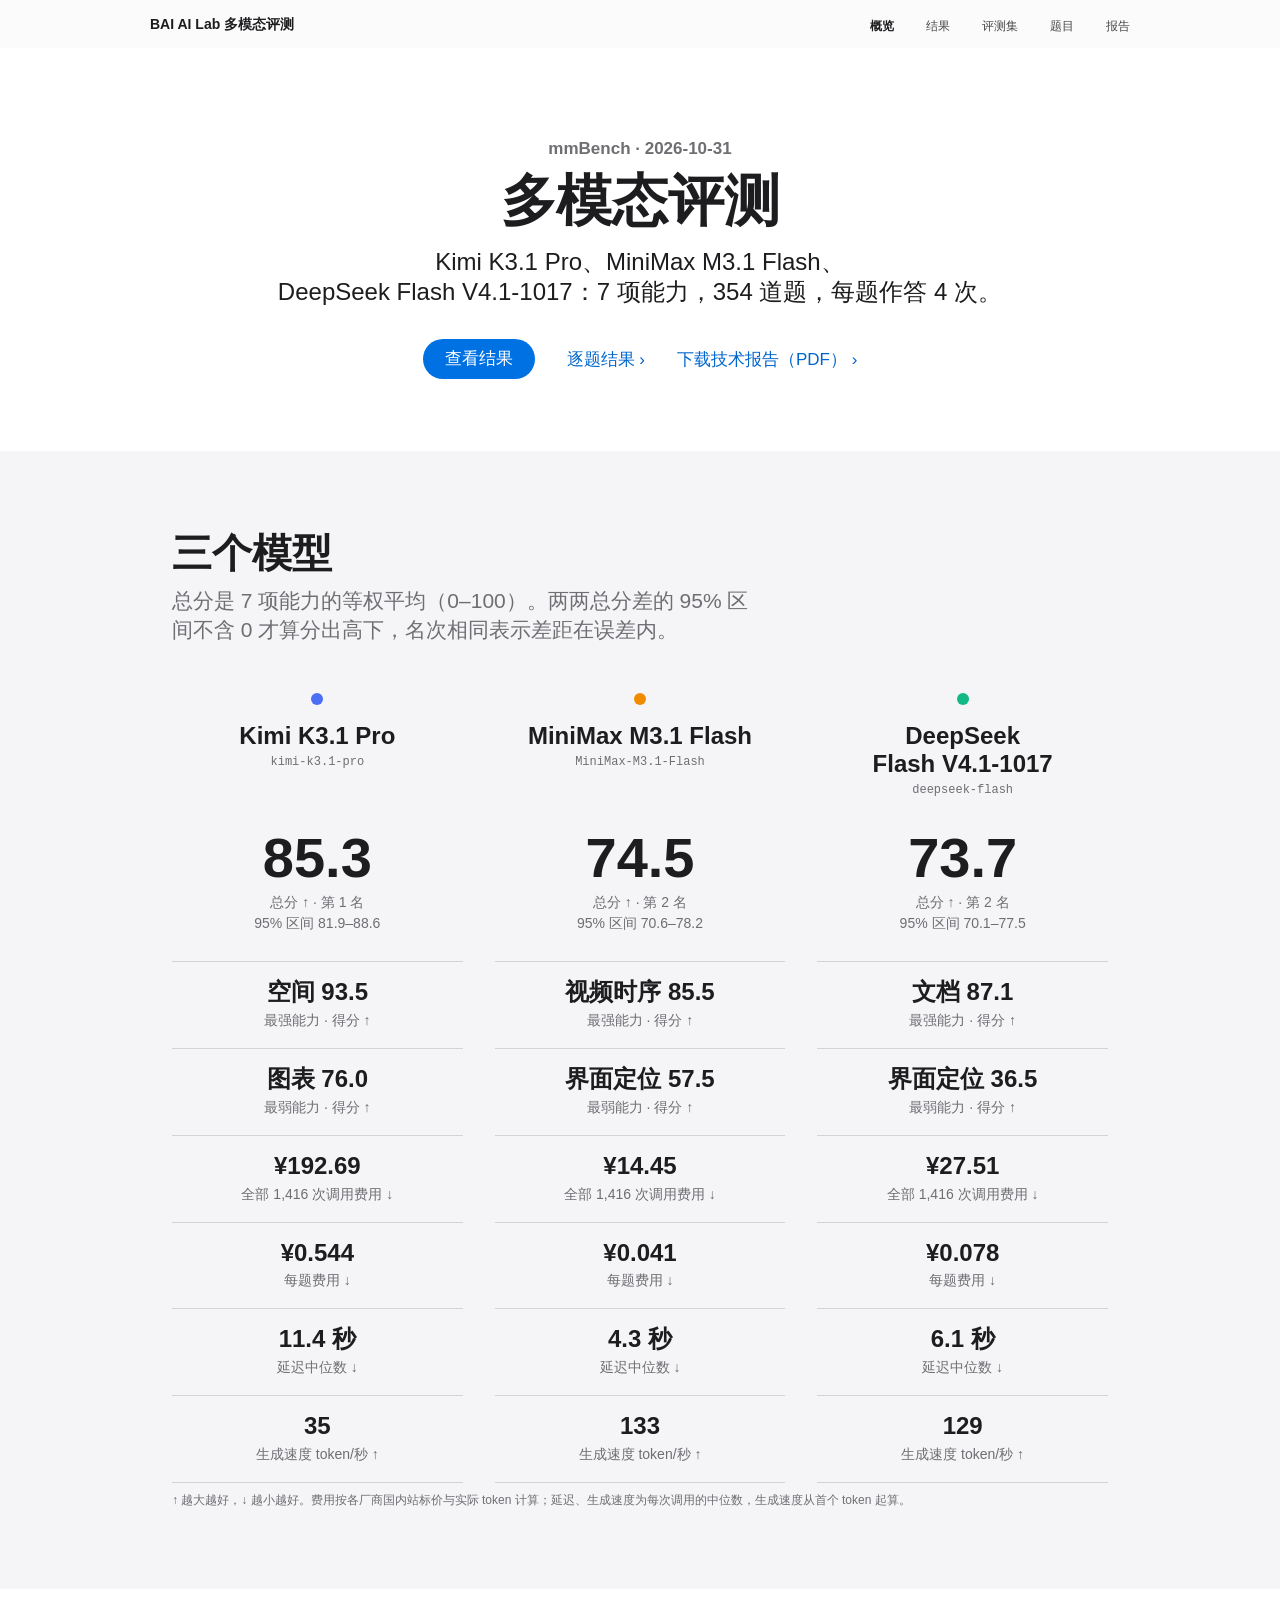
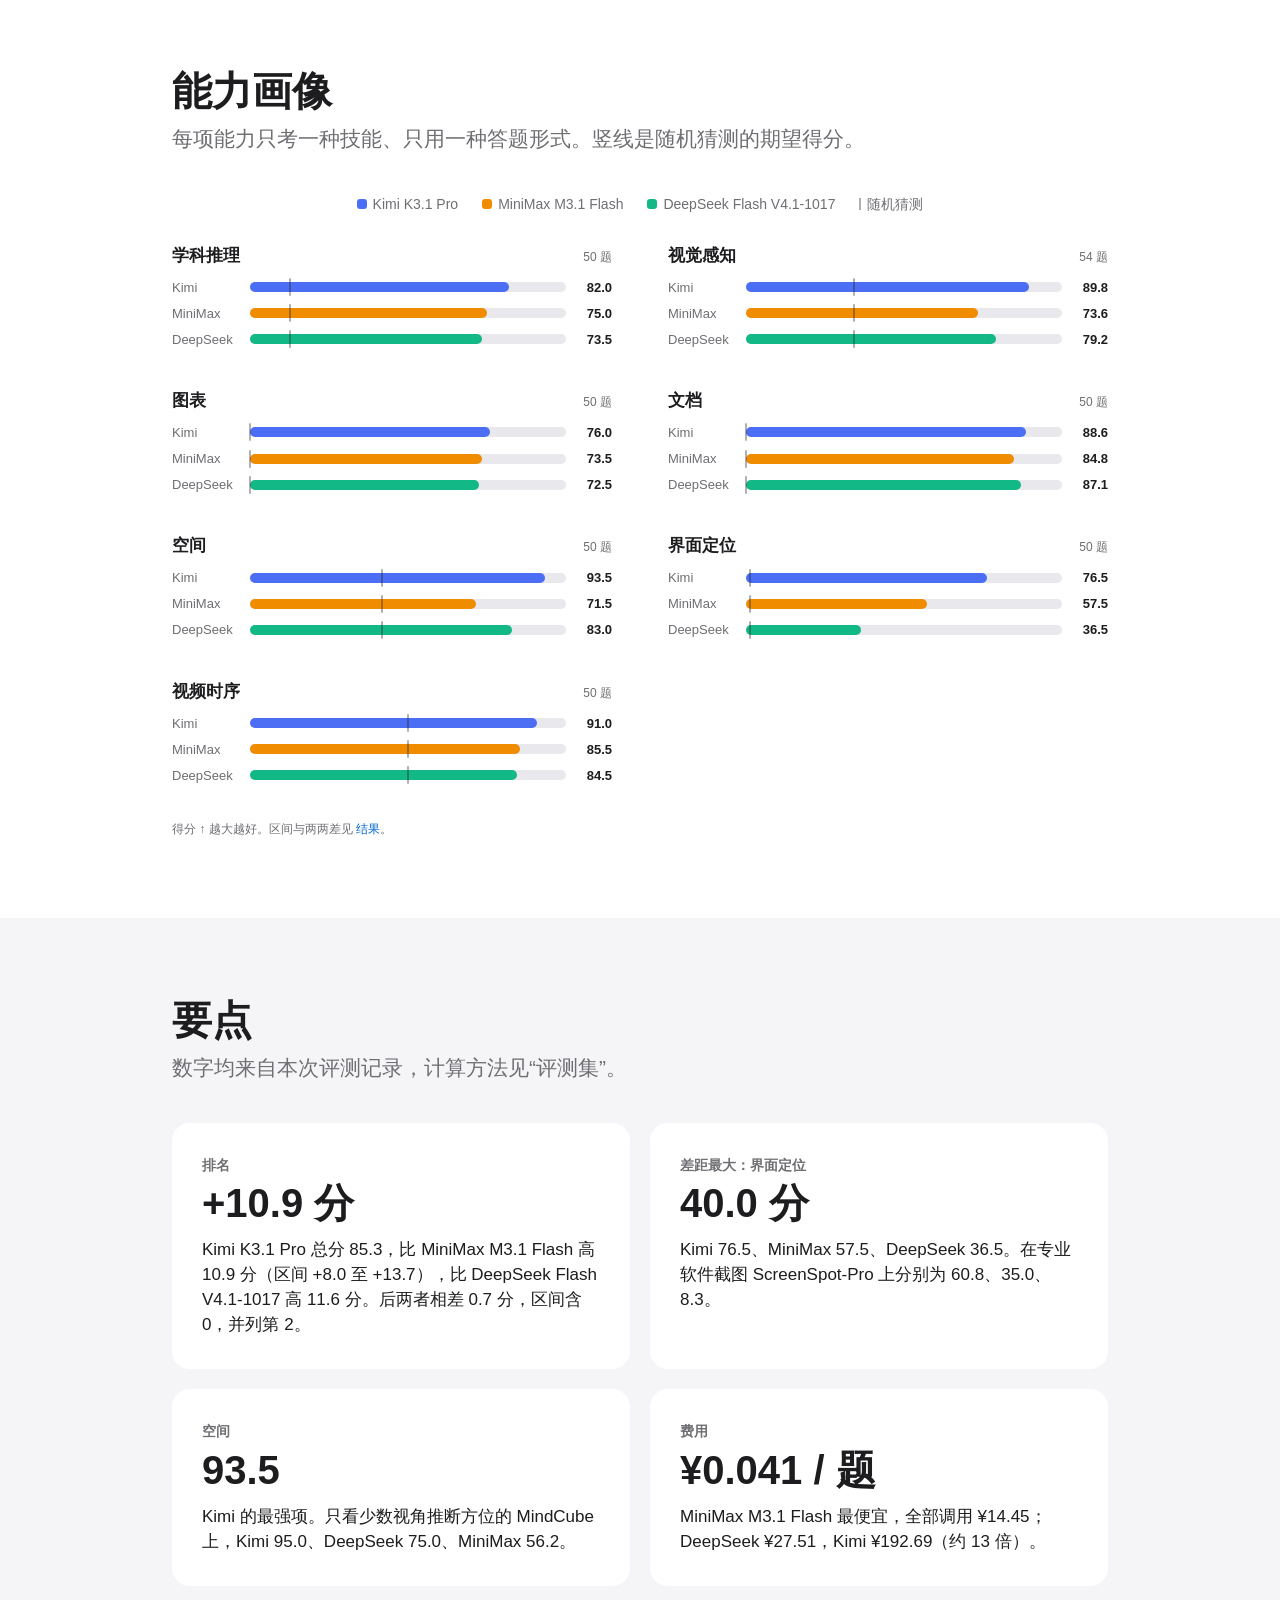
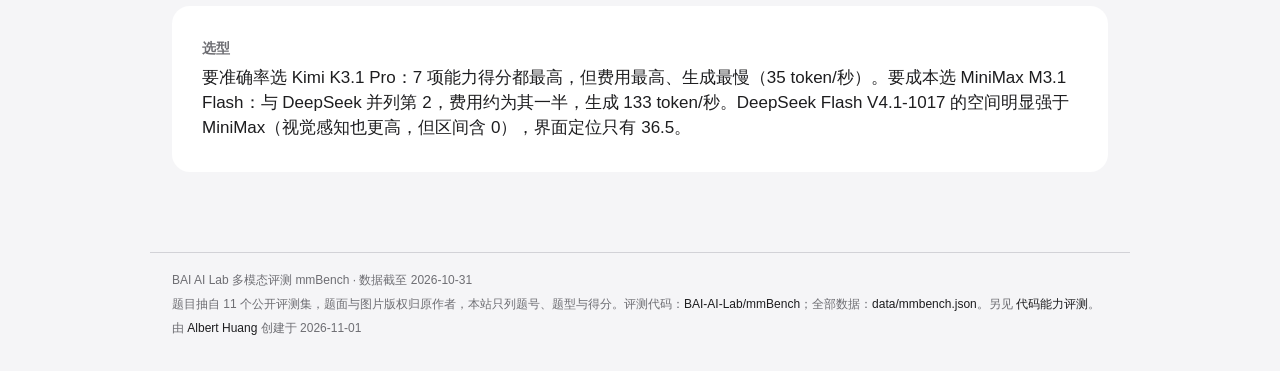
<file: docs/index.html>
<!doctype html>
<html lang="zh-CN">
<head>
<meta charset="utf-8">
<meta name="viewport" content="width=device-width, initial-scale=1">
<title>多模态评测 · BAI AI Lab</title>
<meta name="description" content="Kimi K3.1 Pro、MiniMax M3.1 Flash、DeepSeek Flash V4.1-1017 在 mmBench 7 项能力上的评测结果">
<link rel="icon" href="assets/icon.svg" type="image/svg+xml">
<link rel="stylesheet" href="assets/style.css">
</head>
<body>
<nav class="nav"><div class="nav-in"><a class="brand" href="index.html"><span class="hide-sm">BAI AI Lab </span>多模态评测</a><ul><li><a href="index.html" aria-current=page>概览</a></li><li><a href="results.html">结果</a></li><li><a href="bench.html">评测集</a></li><li><a href="questions.html">题目</a></li><li><a href="report-2026-10-31.pdf">报告</a></li></ul></div></nav>
<main>
<section class="hero"><div class="wrap">
<p class="eyebrow">mmBench · 2026-10-31</p>
<h1>多模态评测</h1>
<p class="lead"><span class="nw">Kimi K3.1 Pro</span>、<span class="nw">MiniMax M3.1 Flash</span>、<span class="nw">DeepSeek Flash V4.1-1017</span>：<span class="nw">7 项能力，354 道题，</span><span class="nw">每题作答 4 次。</span></p>
<div class="ctas"><a class="btn" href="results.html">查看结果</a><a class="more" href="questions.html">逐题结果</a><a class="more" href="report-2026-10-31.pdf">下载技术报告（PDF）</a></div>
</div></section>
<section class="section alt"><div class="wrap">
<h2>三个模型</h2>
<p class="sub">总分是 7 项能力的等权平均（0–100）。两两总分差的 95% 区间不含 0 才算分出高下，名次相同表示差距在误差内。</p>
<div class="compare" style="--rows:9"><div class="model"><div><span class="dot kimi"></span><h3><span class="long">Kimi K3.1 Pro</span><span class="short">Kimi</span></h3><div class="id">kimi-k3.1-pro</div></div><div class="big">85.3</div><div class="cap">总分 ↑ · 第 1 名<br>95% 区间 81.9–88.6</div><ul class="specs"><li><b>空间 93.5</b><span>最强能力 · 得分 ↑</span></li><li><b>图表 76.0</b><span>最弱能力 · 得分 ↑</span></li><li><b>¥192.69</b><span>全部 1,416 次调用费用 ↓</span></li><li><b>¥0.544</b><span>每题费用 ↓</span></li><li><b>11.4 秒</b><span>延迟中位数 ↓</span></li><li><b>35</b><span>生成速度 token/秒 ↑</span></li></ul></div><div class="model"><div><span class="dot minimax"></span><h3><span class="long">MiniMax M3.1 Flash</span><span class="short">MiniMax</span></h3><div class="id">MiniMax-M3.1-Flash</div></div><div class="big">74.5</div><div class="cap">总分 ↑ · 第 2 名<br>95% 区间 70.6–78.2</div><ul class="specs"><li><b>视频时序 85.5</b><span>最强能力 · 得分 ↑</span></li><li><b>界面定位 57.5</b><span>最弱能力 · 得分 ↑</span></li><li><b>¥14.45</b><span>全部 1,416 次调用费用 ↓</span></li><li><b>¥0.041</b><span>每题费用 ↓</span></li><li><b>4.3 秒</b><span>延迟中位数 ↓</span></li><li><b>133</b><span>生成速度 token/秒 ↑</span></li></ul></div><div class="model"><div><span class="dot deepseek"></span><h3><span class="long">DeepSeek Flash V4.1-1017</span><span class="short">DeepSeek</span></h3><div class="id">deepseek-flash</div></div><div class="big">73.7</div><div class="cap">总分 ↑ · 第 2 名<br>95% 区间 70.1–77.5</div><ul class="specs"><li><b>文档 87.1</b><span>最强能力 · 得分 ↑</span></li><li><b>界面定位 36.5</b><span>最弱能力 · 得分 ↑</span></li><li><b>¥27.51</b><span>全部 1,416 次调用费用 ↓</span></li><li><b>¥0.078</b><span>每题费用 ↓</span></li><li><b>6.1 秒</b><span>延迟中位数 ↓</span></li><li><b>129</b><span>生成速度 token/秒 ↑</span></li></ul></div></div>
<p class="note">↑ 越大越好，↓ 越小越好。费用按各厂商国内站标价与实际 token 计算；延迟、生成速度为每次调用的中位数，生成速度从首个 token 起算。</p>
</div></section>
<section class="section"><div class="wrap">
<h2>能力画像</h2>
<p class="sub">每项能力只考一种技能、只用一种答题形式。竖线是随机猜测的期望得分。</p>
<ul class="legend"><li><i class="kimi-bg"></i>Kimi K3.1 Pro</li><li><i class="minimax-bg"></i>MiniMax M3.1 Flash</li><li><i class="deepseek-bg"></i>DeepSeek Flash V4.1-1017</li><li><span class="chance-key"></span>随机猜测</li></ul>
<div class="bars"><div class="bgrp "><h4>学科推理<span>50 题</span></h4><div class="brow"><span>Kimi</span><span class="track"><span class="fill kimi-bg" style="width:82.0%"></span><span class="chance" style="left:12.9%"></span></span><span class="bval">82.0</span></div><div class="brow"><span>MiniMax</span><span class="track"><span class="fill minimax-bg" style="width:75.0%"></span><span class="chance" style="left:12.9%"></span></span><span class="bval">75.0</span></div><div class="brow"><span>DeepSeek</span><span class="track"><span class="fill deepseek-bg" style="width:73.5%"></span><span class="chance" style="left:12.9%"></span></span><span class="bval">73.5</span></div></div><div class="bgrp "><h4>视觉感知<span>54 题</span></h4><div class="brow"><span>Kimi</span><span class="track"><span class="fill kimi-bg" style="width:89.8%"></span><span class="chance" style="left:34.3%"></span></span><span class="bval">89.8</span></div><div class="brow"><span>MiniMax</span><span class="track"><span class="fill minimax-bg" style="width:73.6%"></span><span class="chance" style="left:34.3%"></span></span><span class="bval">73.6</span></div><div class="brow"><span>DeepSeek</span><span class="track"><span class="fill deepseek-bg" style="width:79.2%"></span><span class="chance" style="left:34.3%"></span></span><span class="bval">79.2</span></div></div><div class="bgrp "><h4>图表<span>50 题</span></h4><div class="brow"><span>Kimi</span><span class="track"><span class="fill kimi-bg" style="width:76.0%"></span><span class="chance" style="left:0.0%"></span></span><span class="bval">76.0</span></div><div class="brow"><span>MiniMax</span><span class="track"><span class="fill minimax-bg" style="width:73.5%"></span><span class="chance" style="left:0.0%"></span></span><span class="bval">73.5</span></div><div class="brow"><span>DeepSeek</span><span class="track"><span class="fill deepseek-bg" style="width:72.5%"></span><span class="chance" style="left:0.0%"></span></span><span class="bval">72.5</span></div></div><div class="bgrp "><h4>文档<span>50 题</span></h4><div class="brow"><span>Kimi</span><span class="track"><span class="fill kimi-bg" style="width:88.6%"></span><span class="chance" style="left:0.0%"></span></span><span class="bval">88.6</span></div><div class="brow"><span>MiniMax</span><span class="track"><span class="fill minimax-bg" style="width:84.8%"></span><span class="chance" style="left:0.0%"></span></span><span class="bval">84.8</span></div><div class="brow"><span>DeepSeek</span><span class="track"><span class="fill deepseek-bg" style="width:87.1%"></span><span class="chance" style="left:0.0%"></span></span><span class="bval">87.1</span></div></div><div class="bgrp "><h4>空间<span>50 题</span></h4><div class="brow"><span>Kimi</span><span class="track"><span class="fill kimi-bg" style="width:93.5%"></span><span class="chance" style="left:42.0%"></span></span><span class="bval">93.5</span></div><div class="brow"><span>MiniMax</span><span class="track"><span class="fill minimax-bg" style="width:71.5%"></span><span class="chance" style="left:42.0%"></span></span><span class="bval">71.5</span></div><div class="brow"><span>DeepSeek</span><span class="track"><span class="fill deepseek-bg" style="width:83.0%"></span><span class="chance" style="left:42.0%"></span></span><span class="bval">83.0</span></div></div><div class="bgrp "><h4>界面定位<span>50 题</span></h4><div class="brow"><span>Kimi</span><span class="track"><span class="fill kimi-bg" style="width:76.5%"></span><span class="chance" style="left:1.3%"></span></span><span class="bval">76.5</span></div><div class="brow"><span>MiniMax</span><span class="track"><span class="fill minimax-bg" style="width:57.5%"></span><span class="chance" style="left:1.3%"></span></span><span class="bval">57.5</span></div><div class="brow"><span>DeepSeek</span><span class="track"><span class="fill deepseek-bg" style="width:36.5%"></span><span class="chance" style="left:1.3%"></span></span><span class="bval">36.5</span></div></div><div class="bgrp "><h4>视频时序<span>50 题</span></h4><div class="brow"><span>Kimi</span><span class="track"><span class="fill kimi-bg" style="width:91.0%"></span><span class="chance" style="left:50.0%"></span></span><span class="bval">91.0</span></div><div class="brow"><span>MiniMax</span><span class="track"><span class="fill minimax-bg" style="width:85.5%"></span><span class="chance" style="left:50.0%"></span></span><span class="bval">85.5</span></div><div class="brow"><span>DeepSeek</span><span class="track"><span class="fill deepseek-bg" style="width:84.5%"></span><span class="chance" style="left:50.0%"></span></span><span class="bval">84.5</span></div></div></div>
<p class="note">得分 ↑ 越大越好。区间与两两差见 <a href="results.html#profile">结果</a>。</p>
</div></section>
<section class="section alt"><div class="wrap">
<h2>要点</h2>
<p class="sub">数字均来自本次评测记录，计算方法见“评测集”。</p>
<div class="tiles">
<a class="card" href="results.html#rank"><p class="k">排名</p><p class="v">+10.9 分</p>
<p>Kimi K3.1 Pro 总分 85.3，比 MiniMax M3.1 Flash 高 10.9 分（区间 +8.0 至 +13.7），比 DeepSeek Flash V4.1-1017 高 11.6 分。后两者相差 0.7 分，区间含 0，并列第 2。</p></a>
<a class="card" href="results.html#source"><p class="k">差距最大：界面定位</p><p class="v">40.0 分</p>
<p>Kimi 76.5、MiniMax 57.5、DeepSeek 36.5。在专业软件截图 ScreenSpot-Pro 上分别为 60.8、35.0、8.3。</p></a>
<a class="card" href="results.html#profile"><p class="k">空间</p><p class="v">93.5</p>
<p>Kimi 的最强项。只看少数视角推断方位的 MindCube 上，Kimi 95.0、DeepSeek 75.0、MiniMax 56.2。</p></a>
<a class="card" href="results.html#cost"><p class="k">费用</p><p class="v">¥0.041 / 题</p>
<p>MiniMax M3.1 Flash 最便宜，全部调用 ¥14.45；DeepSeek ¥27.51，Kimi ¥192.69（约 13 倍）。</p></a>
<div class="card wide"><p class="k">选型</p>
<p>要准确率选 Kimi K3.1 Pro：7 项能力得分都最高，但费用最高、生成最慢（35 token/秒）。要成本选 MiniMax M3.1 Flash：与 DeepSeek 并列第 2，费用约为其一半，生成 133 token/秒。DeepSeek Flash V4.1-1017 的空间明显强于 MiniMax（视觉感知也更高，但区间含 0），界面定位只有 36.5。</p></div>
</div>
</div></section>
</main>
<footer><div class="wrap">
<p>BAI AI Lab 多模态评测 mmBench · 数据截至 2026-10-31</p>
<p>题目抽自 11 个公开评测集，题面与图片版权归原作者，本站只列题号、题型与得分。评测代码：<a href="https://github.com/BAI-AI-Lab/mmBench">BAI-AI-Lab/mmBench</a>；全部数据：<a href="data/mmbench.json">data/mmbench.json</a>。另见 <a href="https://bai-ai-lab.github.io/coding-eval/">代码能力评测</a>。</p>
<p>由 <a href="https://alberthx86.github.io/" target="_blank" rel="noopener">Albert Huang</a> 创建于 2026-11-01</p>
</div></footer>
<script src="assets/app.js"></script>
</body>
</html>
</file>
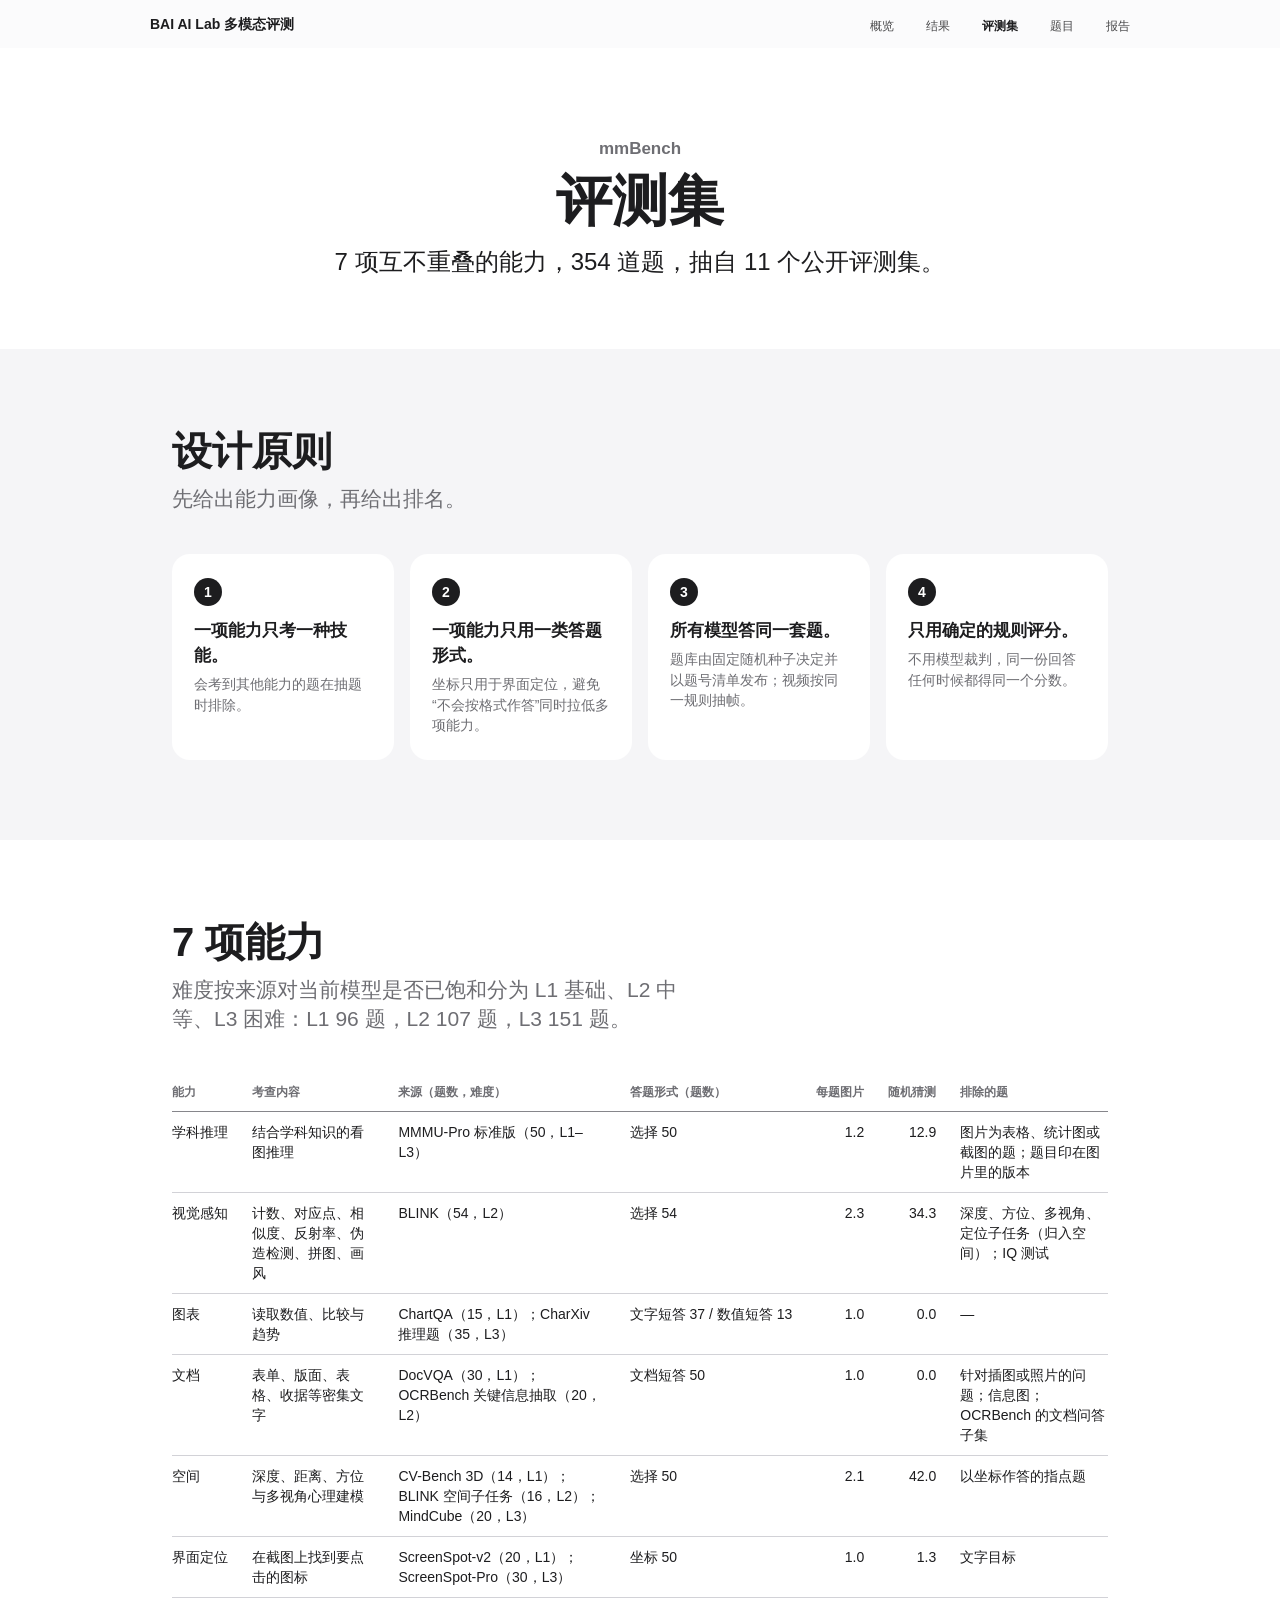
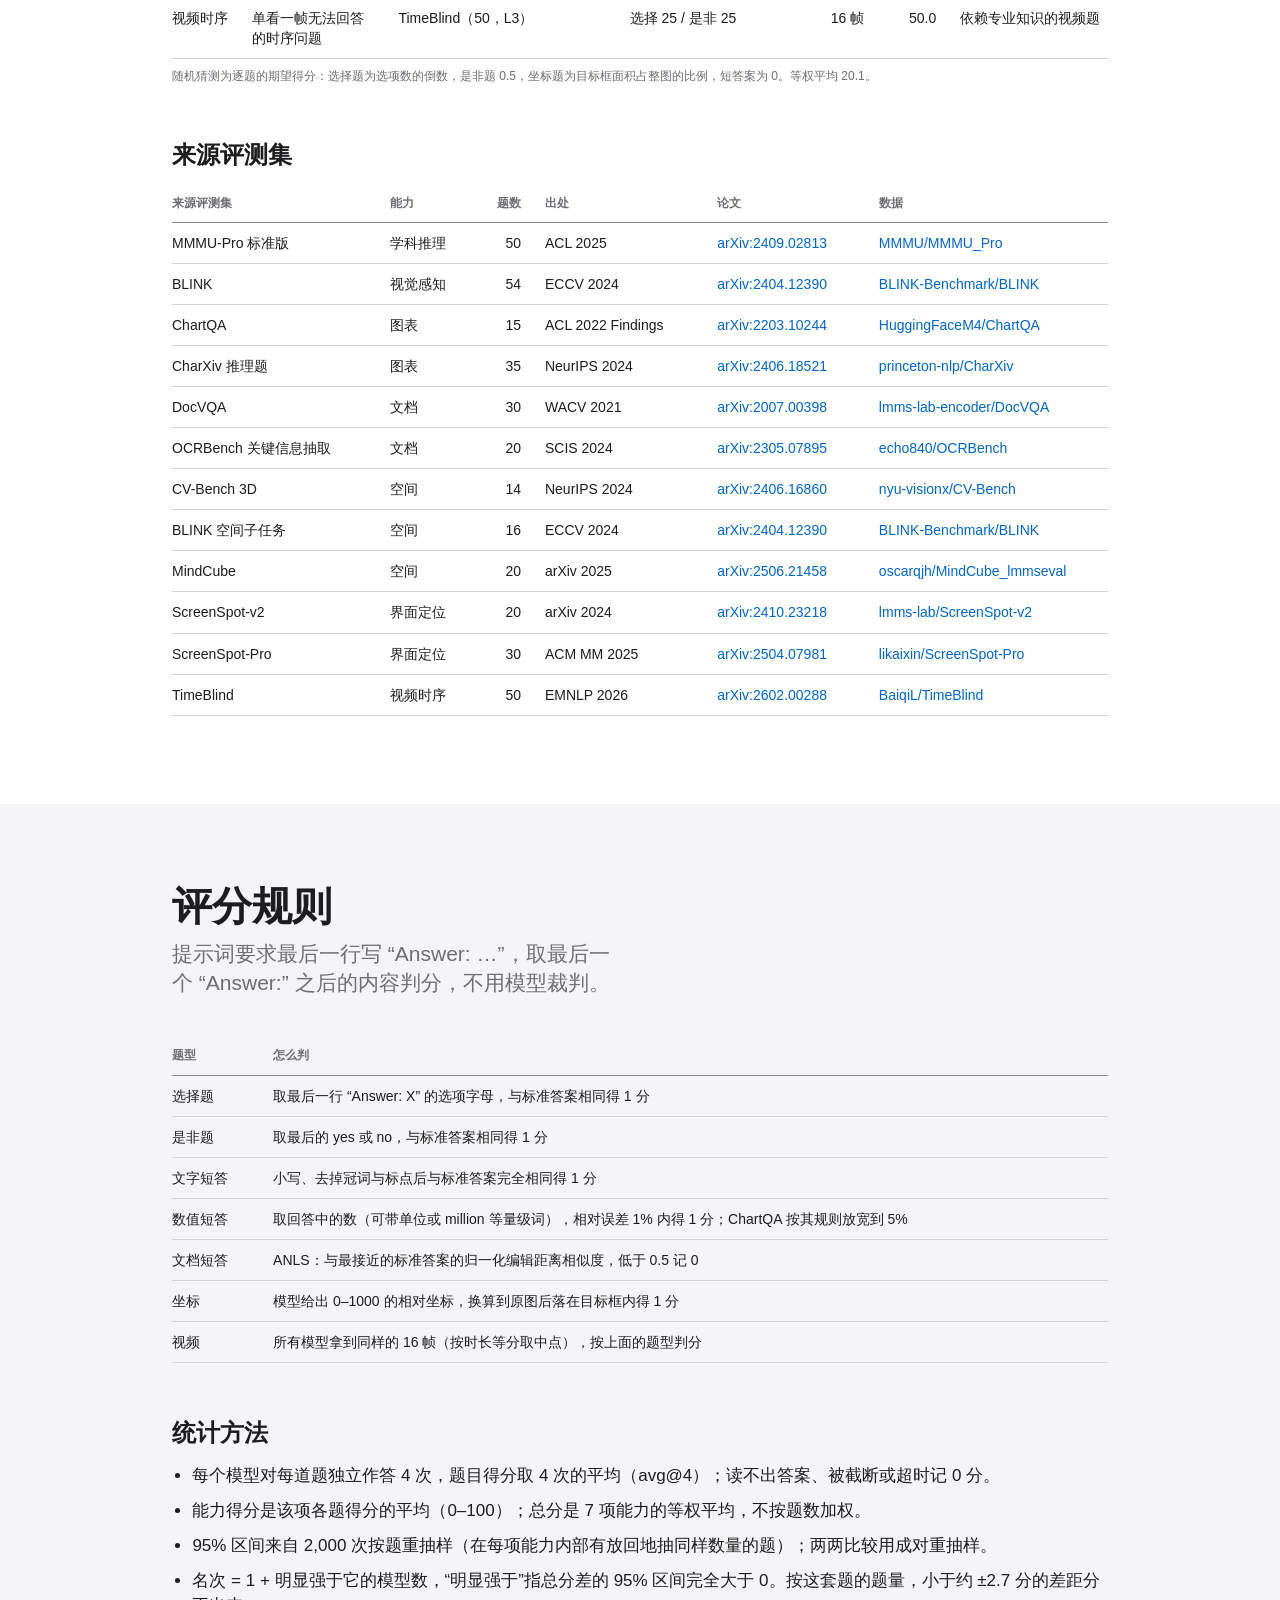
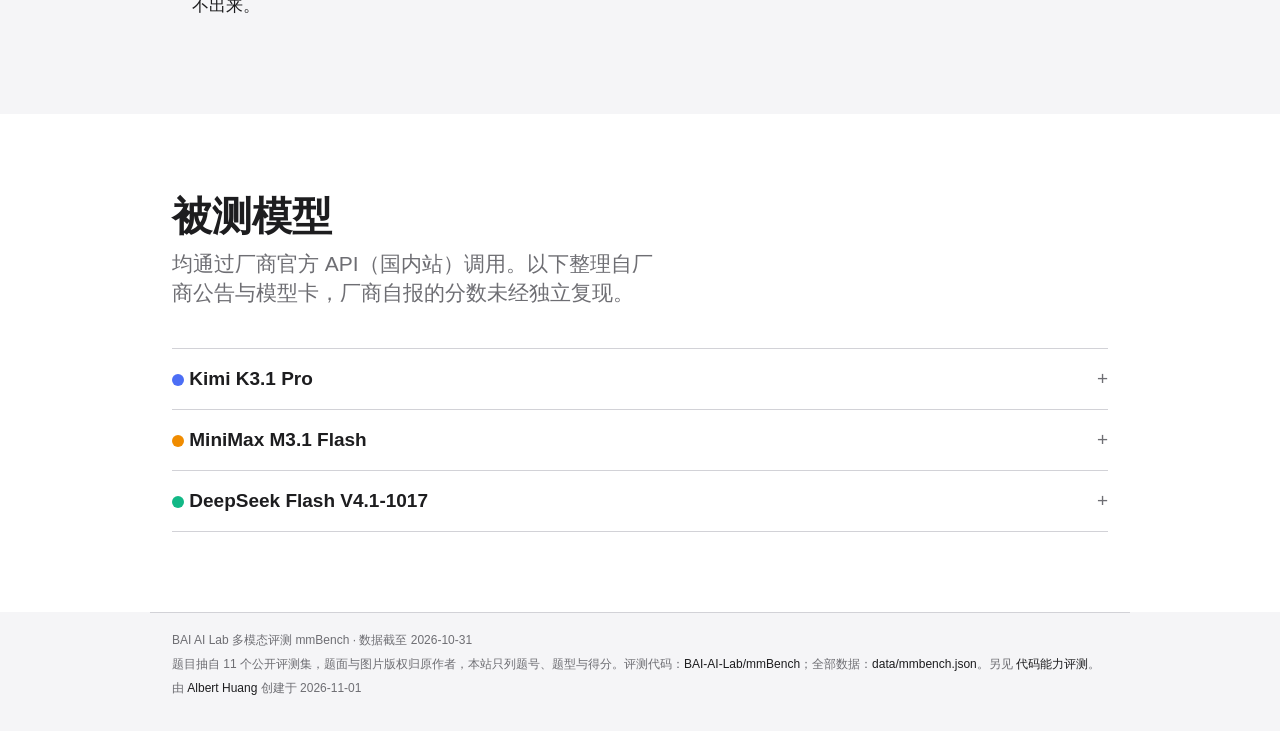
<file: docs/bench.html>
<!doctype html>
<html lang="zh-CN">
<head>
<meta charset="utf-8">
<meta name="viewport" content="width=device-width, initial-scale=1">
<title>评测集 · 多模态评测</title>
<meta name="description" content="mmBench 的 7 项能力、11 个来源评测集、评分规则与统计方法">
<link rel="icon" href="assets/icon.svg" type="image/svg+xml">
<link rel="stylesheet" href="assets/style.css">
</head>
<body>
<nav class="nav"><div class="nav-in"><a class="brand" href="index.html"><span class="hide-sm">BAI AI Lab </span>多模态评测</a><ul><li><a href="index.html">概览</a></li><li><a href="results.html">结果</a></li><li><a href="bench.html" aria-current=page>评测集</a></li><li><a href="questions.html">题目</a></li><li><a href="report-2026-10-31.pdf">报告</a></li></ul></div></nav>
<main>
<section class="hero"><div class="wrap">
<p class="eyebrow">mmBench</p>
<h1>评测集</h1>
<p class="lead">7 项互不重叠的能力，354 道题，抽自 11 个公开评测集。</p>
</div></section>
<section class="section alt"><div class="wrap">
<h2>设计原则</h2>
<p class="sub">先给出能力画像，再给出排名。</p>
<div class="steps"><div class="card"><h4>一项能力只考一种技能。</h4><p>会考到其他能力的题在抽题时排除。</p></div><div class="card"><h4>一项能力只用一类答题形式。</h4><p>坐标只用于界面定位，避免“不会按格式作答”同时拉低多项能力。</p></div><div class="card"><h4>所有模型答同一套题。</h4><p>题库由固定随机种子决定并以题号清单发布；视频按同一规则抽帧。</p></div><div class="card"><h4>只用确定的规则评分。</h4><p>不用模型裁判，同一份回答任何时候都得同一个分数。</p></div></div>
</div></section>
<section class="section"><div class="wrap">
<h2>7 项能力</h2>
<p class="sub">难度按来源对当前模型是否已饱和分为 L1 基础、L2 中等、L3 困难：L1 96 题，L2 107 题，L3 151 题。</p>
<div class="tw"><table><thead><tr><th>能力</th><th>考查内容</th><th>来源（题数，难度）</th><th>答题形式（题数）</th><th class="n">每题图片</th><th class="n">随机猜测</th><th>排除的题</th></tr></thead><tbody><tr><td class="nw">学科推理</td><td>结合学科知识的看图推理</td><td>MMMU-Pro 标准版（50，L1–L3）</td><td class="nw">选择 50</td><td class="n">1.2</td><td class="n">12.9</td><td class="sec">图片为表格、统计图或截图的题；题目印在图片里的版本</td></tr><tr><td class="nw">视觉感知</td><td>计数、对应点、相似度、反射率、伪造检测、拼图、画风</td><td>BLINK（54，L2）</td><td class="nw">选择 54</td><td class="n">2.3</td><td class="n">34.3</td><td class="sec">深度、方位、多视角、定位子任务（归入空间）；IQ 测试</td></tr><tr><td class="nw">图表</td><td>读取数值、比较与趋势</td><td>ChartQA（15，L1）；CharXiv 推理题（35，L3）</td><td class="nw">文字短答 37 / 数值短答 13</td><td class="n">1.0</td><td class="n">0.0</td><td class="sec">—</td></tr><tr><td class="nw">文档</td><td>表单、版面、表格、收据等密集文字</td><td>DocVQA（30，L1）；OCRBench 关键信息抽取（20，L2）</td><td class="nw">文档短答 50</td><td class="n">1.0</td><td class="n">0.0</td><td class="sec">针对插图或照片的问题；信息图；OCRBench 的文档问答子集</td></tr><tr><td class="nw">空间</td><td>深度、距离、方位与多视角心理建模</td><td>CV-Bench 3D（14，L1）；BLINK 空间子任务（16，L2）；MindCube（20，L3）</td><td class="nw">选择 50</td><td class="n">2.1</td><td class="n">42.0</td><td class="sec">以坐标作答的指点题</td></tr><tr><td class="nw">界面定位</td><td>在截图上找到要点击的图标</td><td>ScreenSpot-v2（20，L1）；ScreenSpot-Pro（30，L3）</td><td class="nw">坐标 50</td><td class="n">1.0</td><td class="n">1.3</td><td class="sec">文字目标</td></tr><tr><td class="nw">视频时序</td><td>单看一帧无法回答的时序问题</td><td>TimeBlind（50，L3）</td><td class="nw">选择 25 / 是非 25</td><td class="n">16 帧</td><td class="n">50.0</td><td class="sec">依赖专业知识的视频题</td></tr></tbody></table></div>
<p class="note">随机猜测为逐题的期望得分：选择题为选项数的倒数，是非题 0.5，坐标题为目标框面积占整图的比例，短答案为 0。等权平均 20.1。</p>
<h3>来源评测集</h3>
<div class="tw"><table><thead><tr><th>来源评测集</th><th>能力</th><th class="n">题数</th><th>出处</th><th>论文</th><th>数据</th></tr></thead><tbody><tr><td>MMMU-Pro 标准版</td><td>学科推理</td><td class="n">50</td><td>ACL 2025</td><td><a href="https://arxiv.org/abs/2409.02813">arXiv:2409.02813</a></td><td><a href="https://huggingface.co/datasets/MMMU/MMMU_Pro">MMMU/MMMU_Pro</a></td></tr><tr><td>BLINK</td><td>视觉感知</td><td class="n">54</td><td>ECCV 2024</td><td><a href="https://arxiv.org/abs/2404.12390">arXiv:2404.12390</a></td><td><a href="https://huggingface.co/datasets/BLINK-Benchmark/BLINK">BLINK-Benchmark/BLINK</a></td></tr><tr><td>ChartQA</td><td>图表</td><td class="n">15</td><td>ACL 2022 Findings</td><td><a href="https://arxiv.org/abs/2203.10244">arXiv:2203.10244</a></td><td><a href="https://huggingface.co/datasets/HuggingFaceM4/ChartQA">HuggingFaceM4/ChartQA</a></td></tr><tr><td>CharXiv 推理题</td><td>图表</td><td class="n">35</td><td>NeurIPS 2024</td><td><a href="https://arxiv.org/abs/2406.18521">arXiv:2406.18521</a></td><td><a href="https://huggingface.co/datasets/princeton-nlp/CharXiv">princeton-nlp/CharXiv</a></td></tr><tr><td>DocVQA</td><td>文档</td><td class="n">30</td><td>WACV 2021</td><td><a href="https://arxiv.org/abs/2007.00398">arXiv:2007.00398</a></td><td><a href="https://huggingface.co/datasets/lmms-lab-encoder/DocVQA">lmms-lab-encoder/DocVQA</a></td></tr><tr><td>OCRBench 关键信息抽取</td><td>文档</td><td class="n">20</td><td>SCIS 2024</td><td><a href="https://arxiv.org/abs/2305.07895">arXiv:2305.07895</a></td><td><a href="https://huggingface.co/datasets/echo840/OCRBench">echo840/OCRBench</a></td></tr><tr><td>CV-Bench 3D</td><td>空间</td><td class="n">14</td><td>NeurIPS 2024</td><td><a href="https://arxiv.org/abs/2406.16860">arXiv:2406.16860</a></td><td><a href="https://huggingface.co/datasets/nyu-visionx/CV-Bench">nyu-visionx/CV-Bench</a></td></tr><tr><td>BLINK 空间子任务</td><td>空间</td><td class="n">16</td><td>ECCV 2024</td><td><a href="https://arxiv.org/abs/2404.12390">arXiv:2404.12390</a></td><td><a href="https://huggingface.co/datasets/BLINK-Benchmark/BLINK">BLINK-Benchmark/BLINK</a></td></tr><tr><td>MindCube</td><td>空间</td><td class="n">20</td><td>arXiv 2025</td><td><a href="https://arxiv.org/abs/2506.21458">arXiv:2506.21458</a></td><td><a href="https://huggingface.co/datasets/oscarqjh/MindCube_lmmseval">oscarqjh/MindCube_lmmseval</a></td></tr><tr><td>ScreenSpot-v2</td><td>界面定位</td><td class="n">20</td><td>arXiv 2024</td><td><a href="https://arxiv.org/abs/2410.23218">arXiv:2410.23218</a></td><td><a href="https://huggingface.co/datasets/lmms-lab/ScreenSpot-v2">lmms-lab/ScreenSpot-v2</a></td></tr><tr><td>ScreenSpot-Pro</td><td>界面定位</td><td class="n">30</td><td>ACM MM 2025</td><td><a href="https://arxiv.org/abs/2504.07981">arXiv:2504.07981</a></td><td><a href="https://huggingface.co/datasets/likaixin/ScreenSpot-Pro">likaixin/ScreenSpot-Pro</a></td></tr><tr><td>TimeBlind</td><td>视频时序</td><td class="n">50</td><td>EMNLP 2026</td><td><a href="https://arxiv.org/abs/2602.00288">arXiv:2602.00288</a></td><td><a href="https://huggingface.co/datasets/BaiqiL/TimeBlind">BaiqiL/TimeBlind</a></td></tr></tbody></table></div>
</div></section>
<section class="section alt"><div class="wrap">
<h2>评分规则</h2>
<p class="sub">提示词要求最后一行写 “Answer: …”，取最后一个 “Answer:” 之后的内容判分，不用模型裁判。</p>
<div class="tw"><table><thead><tr><th>题型</th><th>怎么判</th></tr></thead><tbody><tr><td class="nw">选择题</td><td>取最后一行 “Answer: X” 的选项字母，与标准答案相同得 1 分</td></tr><tr><td class="nw">是非题</td><td>取最后的 yes 或 no，与标准答案相同得 1 分</td></tr><tr><td class="nw">文字短答</td><td>小写、去掉冠词与标点后与标准答案完全相同得 1 分</td></tr><tr><td class="nw">数值短答</td><td>取回答中的数（可带单位或 million 等量级词），相对误差 1% 内得 1 分；ChartQA 按其规则放宽到 5%</td></tr><tr><td class="nw">文档短答</td><td>ANLS：与最接近的标准答案的归一化编辑距离相似度，低于 0.5 记 0</td></tr><tr><td class="nw">坐标</td><td>模型给出 0–1000 的相对坐标，换算到原图后落在目标框内得 1 分</td></tr><tr><td class="nw">视频</td><td>所有模型拿到同样的 16 帧（按时长等分取中点），按上面的题型判分</td></tr></tbody></table></div>
<h3>统计方法</h3>
<ul class=list><li>每个模型对每道题独立作答 4 次，题目得分取 4 次的平均（avg@4）；读不出答案、被截断或超时记 0 分。</li><li>能力得分是该项各题得分的平均（0–100）；总分是 7 项能力的等权平均，不按题数加权。</li><li>95% 区间来自 2,000 次按题重抽样（在每项能力内部有放回地抽同样数量的题）；两两比较用成对重抽样。</li><li>名次 = 1 + 明显强于它的模型数，“明显强于”指总分差的 95% 区间完全大于 0。按这套题的题量，小于约 ±2.7 分的差距分不出来。</li></ul>
</div></section>
<section class="section"><div class="wrap">
<h2>被测模型</h2>
<p class="sub">均通过厂商官方 API（国内站）调用。以下整理自厂商公告与模型卡，厂商自报的分数未经独立复现。</p>
<details class="mnote"><summary><span class="dot kimi"></span> Kimi K3.1 Pro</summary><dl><dt>厂商</dt><dd>月之暗面（Moonshot AI）</dd><dt>发布</dt><dd>2026-10-23 发布；官方称是 Kimi K3 的后训练版本，后训练算力大幅增加；另有输出速度约 2–3 倍的 Highspeed 版</dd><dt>权重</dt><dd>官方称 2026-11-04 前开放全部权重；前代 K3 使用 Kimi K3 License（MIT 式，附营收与用户规模条件）</dd><dt>架构</dt><dd>沿用 K3：MoE，总参数 2.8T、每 token 激活 104B，上下文 1M；输入文本、图像、视频；视觉编码器 MoonViT-V2（401M）以下一 token 预测从头训练，最高 3584×3584 像素输入；思考不能关闭，reasoning_effort 可选 low / high / max（默认 max）</dd><dt>价格</dt><dd>国内站每百万 token 输入 ¥13、缓存命中 ¥1.30、输出 ¥68（国际站 $2 / $0.20 / $10）</dd><dt>调用</dt><dd>月之暗面官方 API（国内站，OpenAI 兼容接口）</dd><dt>本次设置</dt><dd>reasoning_effort = max；max_tokens = 96000；temperature 用厂商默认值</dd><dt>资料来源</dt><dd><a href="https://www.kimi.ai/blog/kimi-k3-1-pro">Kimi 技术博客：Kimi K3.1 Pro</a>、<a href="https://platform.kimi.ai/docs/guide/kimi-k3-1-pro-quickstart">Kimi K3.1 Pro 快速开始</a>、<a href="https://github.com/MoonshotAI/Kimi-K3">Kimi K3 技术报告与模型卡</a>、<a href="https://platform.moonshot.cn/docs/pricing/chat">国内站价格</a></dd></dl></details><details class="mnote"><summary><span class="dot minimax"></span> MiniMax M3.1 Flash</summary><dl><dt>厂商</dt><dd>MiniMax</dd><dt>发布</dt><dd>2026-09-27 以 M3.1-Flash-Preview 在 MiniMax Code 内测；2026-10-19 正式上线 API；2026-10-23 放出权重</dd><dt>权重</dt><dd>开放权重，MiniMax Community License（商用须标注；年收入 2000 万美元以上须书面授权）</dd><dt>架构</dt><dd>MoE：总参数约 428B、每 token 激活约 23B（与 M3 同规模），官方称采用更激进的稀疏化；上下文 1M；输入文本、图像、视频；思考不能关闭，深度用 reasoning_effort 调（默认 max）</dd><dt>价格</dt><dd>每百万 token 输入 $0.15、缓存 $0.015、输出 $0.60，不分时段、不分上下文长度（国内站 ¥1 / ¥0.1 / ¥4）</dd><dt>调用</dt><dd>MiniMax 官方 API（国内站，OpenAI 兼容接口）</dd><dt>本次设置</dt><dd>reasoning_effort 不设置（厂商默认 max）；max_tokens 不设上限；temperature 用厂商默认值</dd><dt>资料来源</dt><dd><a href="https://www.minimax.io/blog/minimax-m31f">MiniMax 官方博客：M3.1 Flash</a>、<a href="https://platform.minimax.io/docs/guides/text-generation">MiniMax 接口文档</a>、<a href="https://www.orcarouter.ai/blog/minimax-m3-1-flash-open-weights">权重与许可（OrcaRouter 汇总）</a>、<a href="https://venturebeat.com/technology/minimaxs-new-m3-1-flash-beats-deepseek-and-opus-5-on-a-key-business-benchmark-at-lower-cost-but-with-a-high-hallucination-rate">VentureBeat：幻觉率</a></dd></dl></details><details class="mnote"><summary><span class="dot deepseek"></span> DeepSeek Flash V4.1-1017</summary><dl><dt>厂商</dt><dd>DeepSeek</dd><dt>发布</dt><dd>V4.1-Flash 2026-09-10 发布；2026-10-17 更新为 1017 版（API 名 deepseek-flash 与价格不变）</dd><dt>权重</dt><dd>开放权重，MIT 许可</dd><dt>架构</dt><dd>多模态 MoE：主干 552B 参数，每 token 激活 8B（prefill）/ 16B（decode），另有 196B Engram 条件记忆；上下文 1M；支持图像输入</dd><dt>价格</dt><dd>每百万 token 输入 $0.30、缓存命中 $0.006、输出 $1.20；北京时间非高峰时段半价</dd><dt>调用</dt><dd>DeepSeek 官方 API</dd><dt>本次设置</dt><dd>reasoning_effort = max；max_tokens = 96000；temperature 用厂商默认值</dd><dt>资料来源</dt><dd><a href="https://api-docs.deepseek.com/updates/">DeepSeek API 更新日志</a>、<a href="https://huggingface.co/deepseek-ai/DeepSeek-V4.1-Flash">DeepSeek-V4.1-Flash 模型卡</a></dd></dl></details>
</div></section>
</main>
<footer><div class="wrap">
<p>BAI AI Lab 多模态评测 mmBench · 数据截至 2026-10-31</p>
<p>题目抽自 11 个公开评测集，题面与图片版权归原作者，本站只列题号、题型与得分。评测代码：<a href="https://github.com/BAI-AI-Lab/mmBench">BAI-AI-Lab/mmBench</a>；全部数据：<a href="data/mmbench.json">data/mmbench.json</a>。另见 <a href="https://bai-ai-lab.github.io/coding-eval/">代码能力评测</a>。</p>
<p>由 <a href="https://alberthx86.github.io/" target="_blank" rel="noopener">Albert Huang</a> 创建于 2026-11-01</p>
</div></footer>
<script src="assets/app.js"></script>
</body>
</html>
</file>
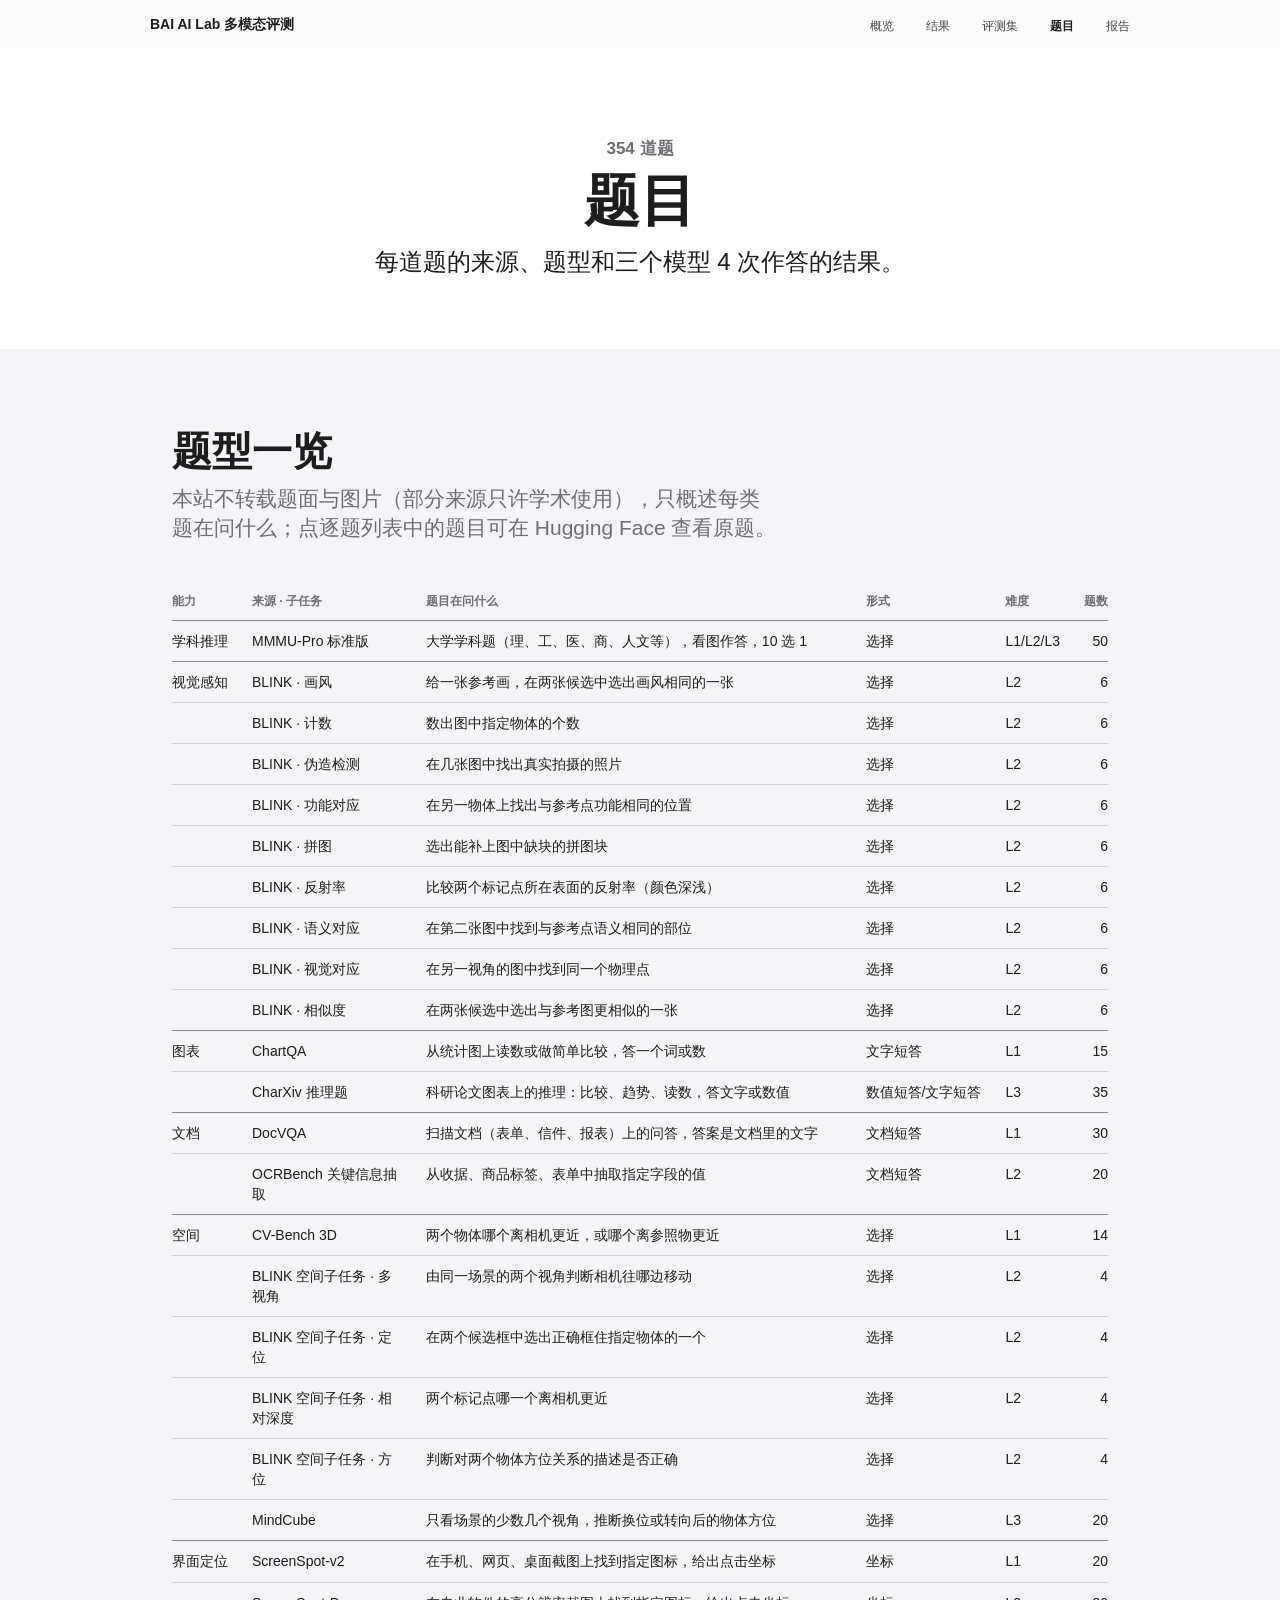
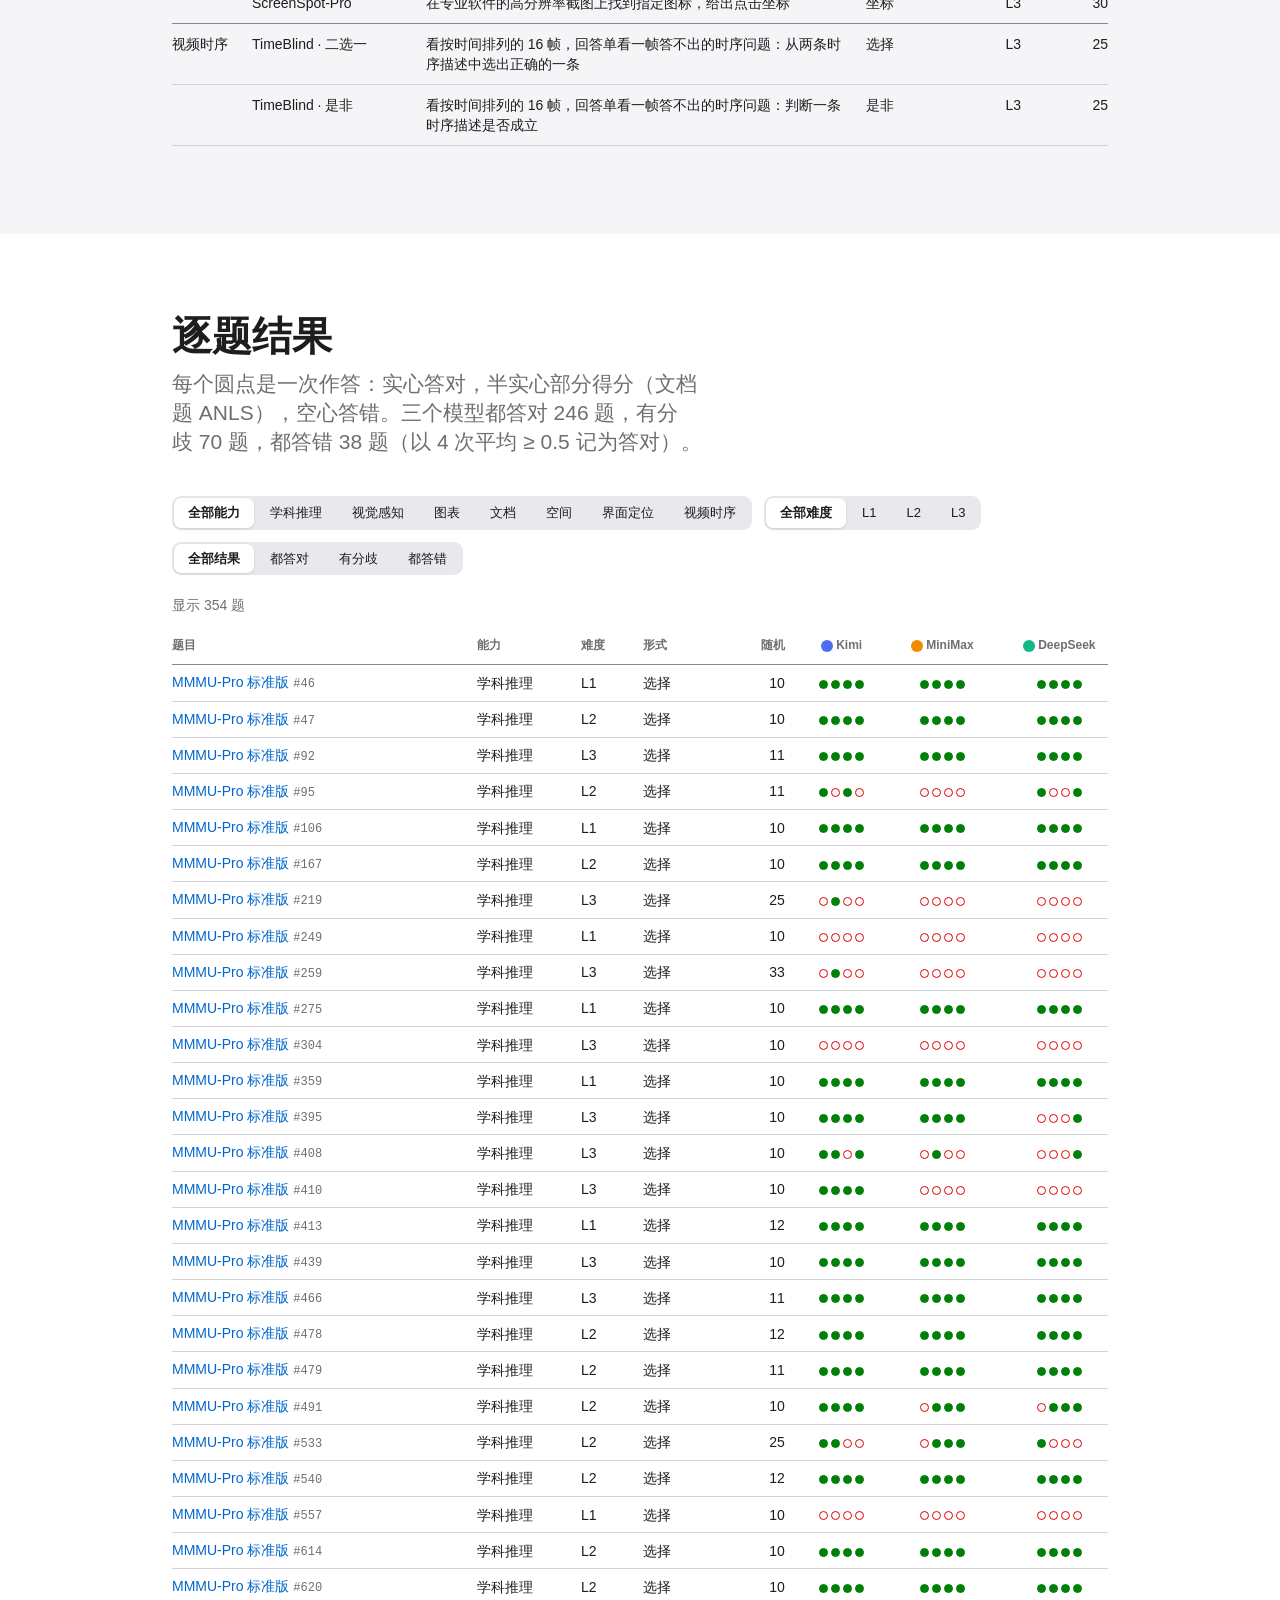
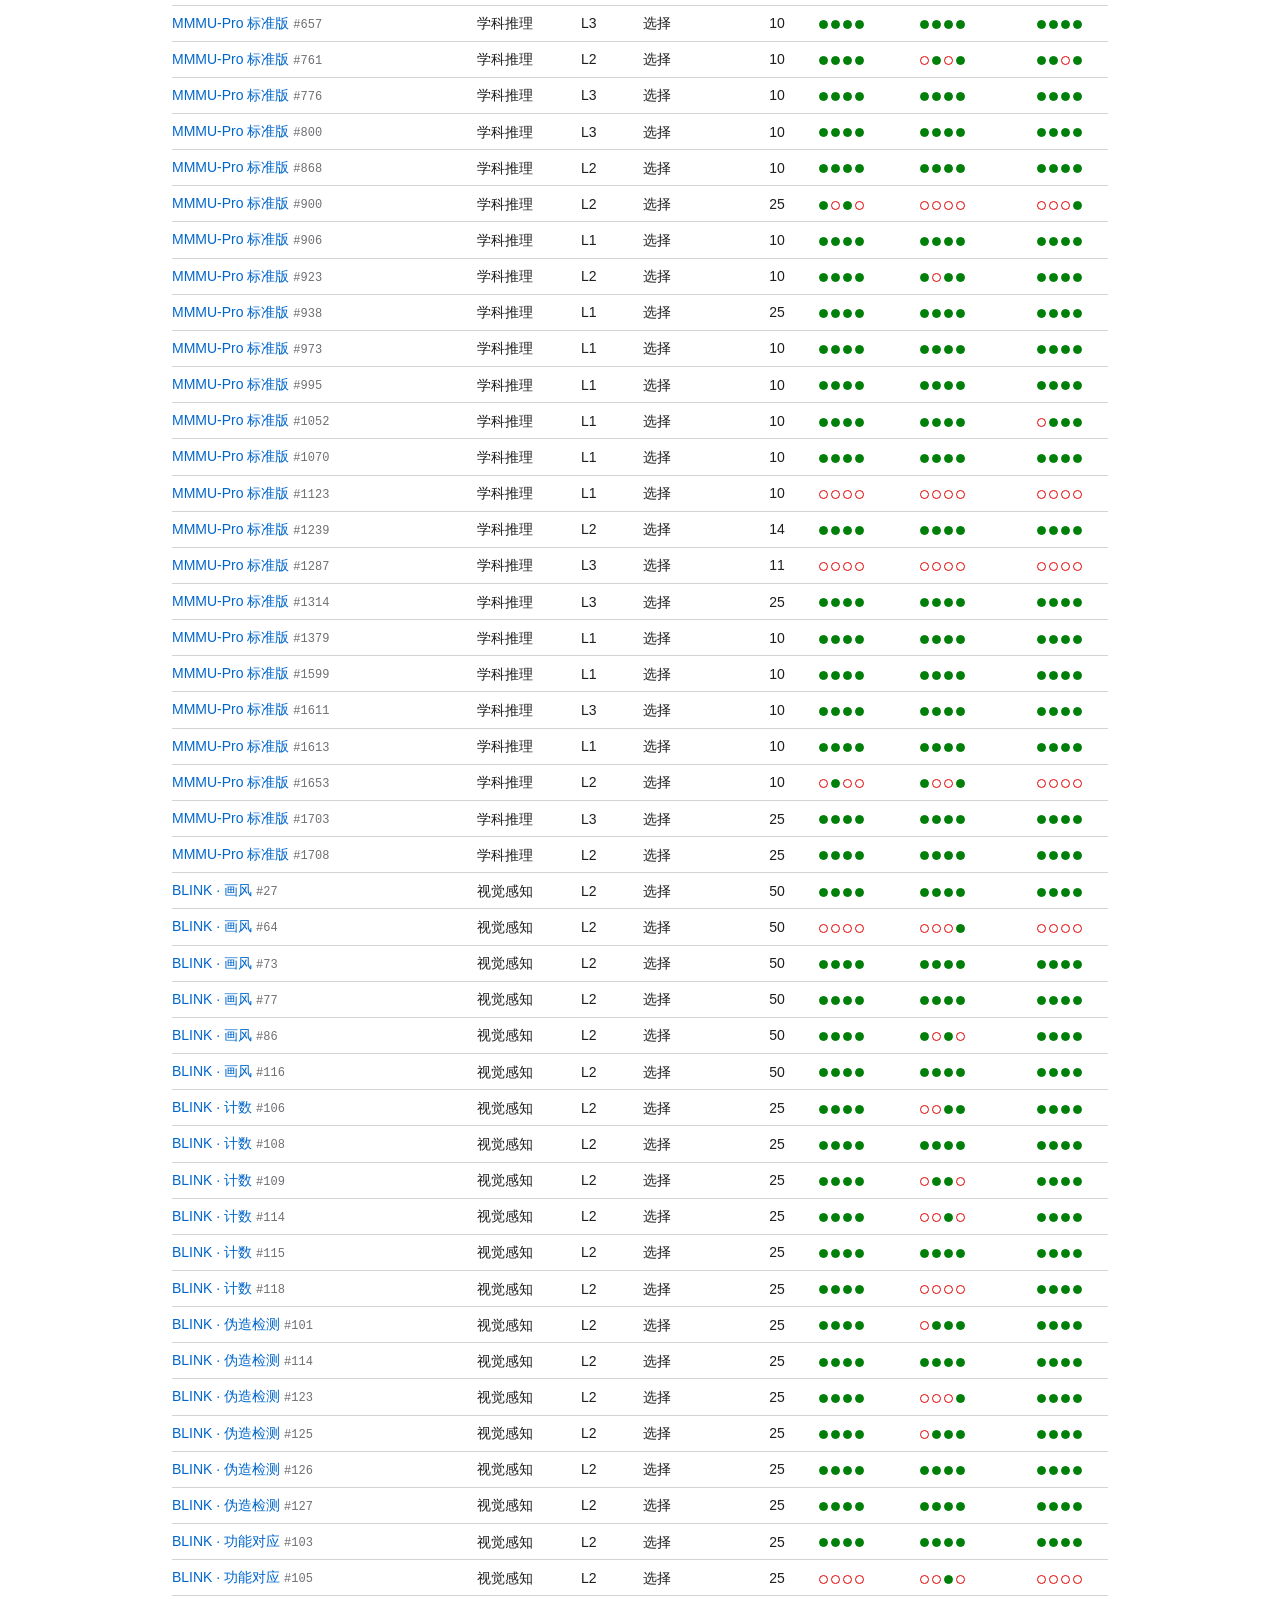
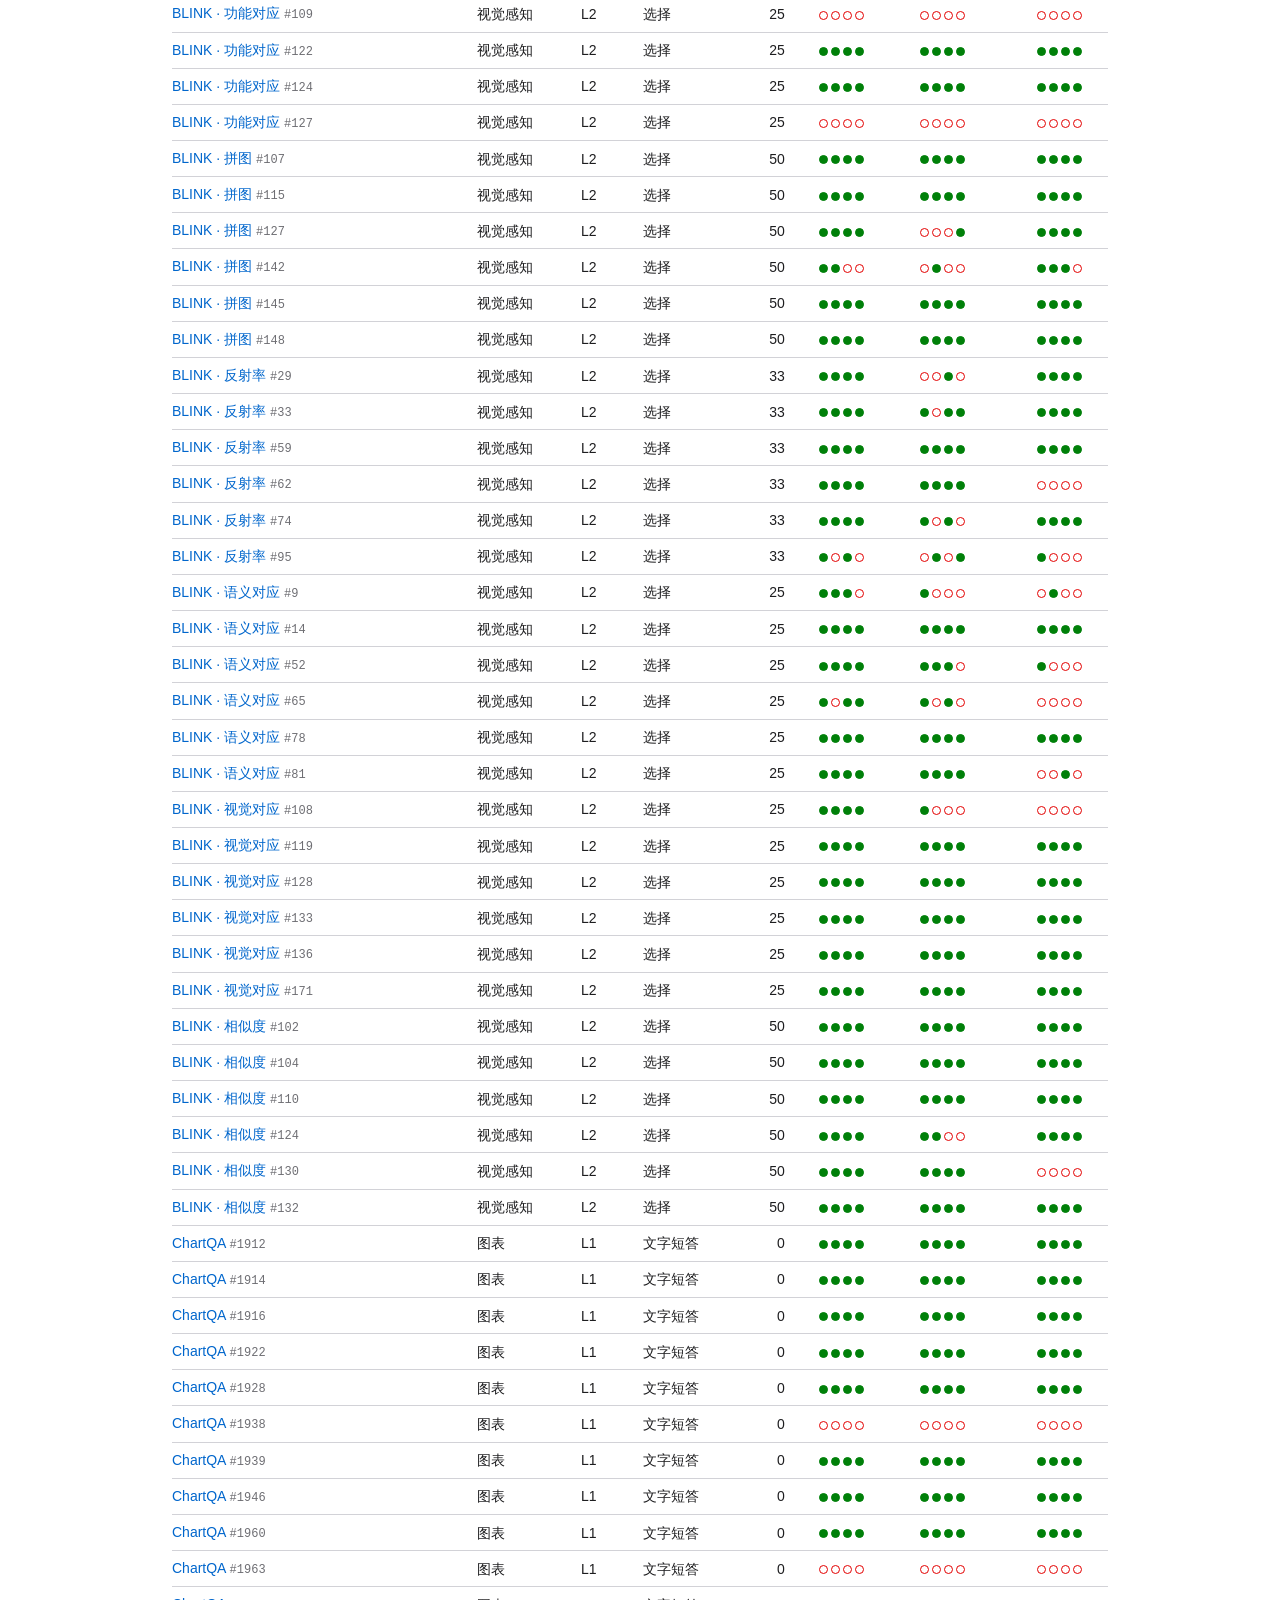
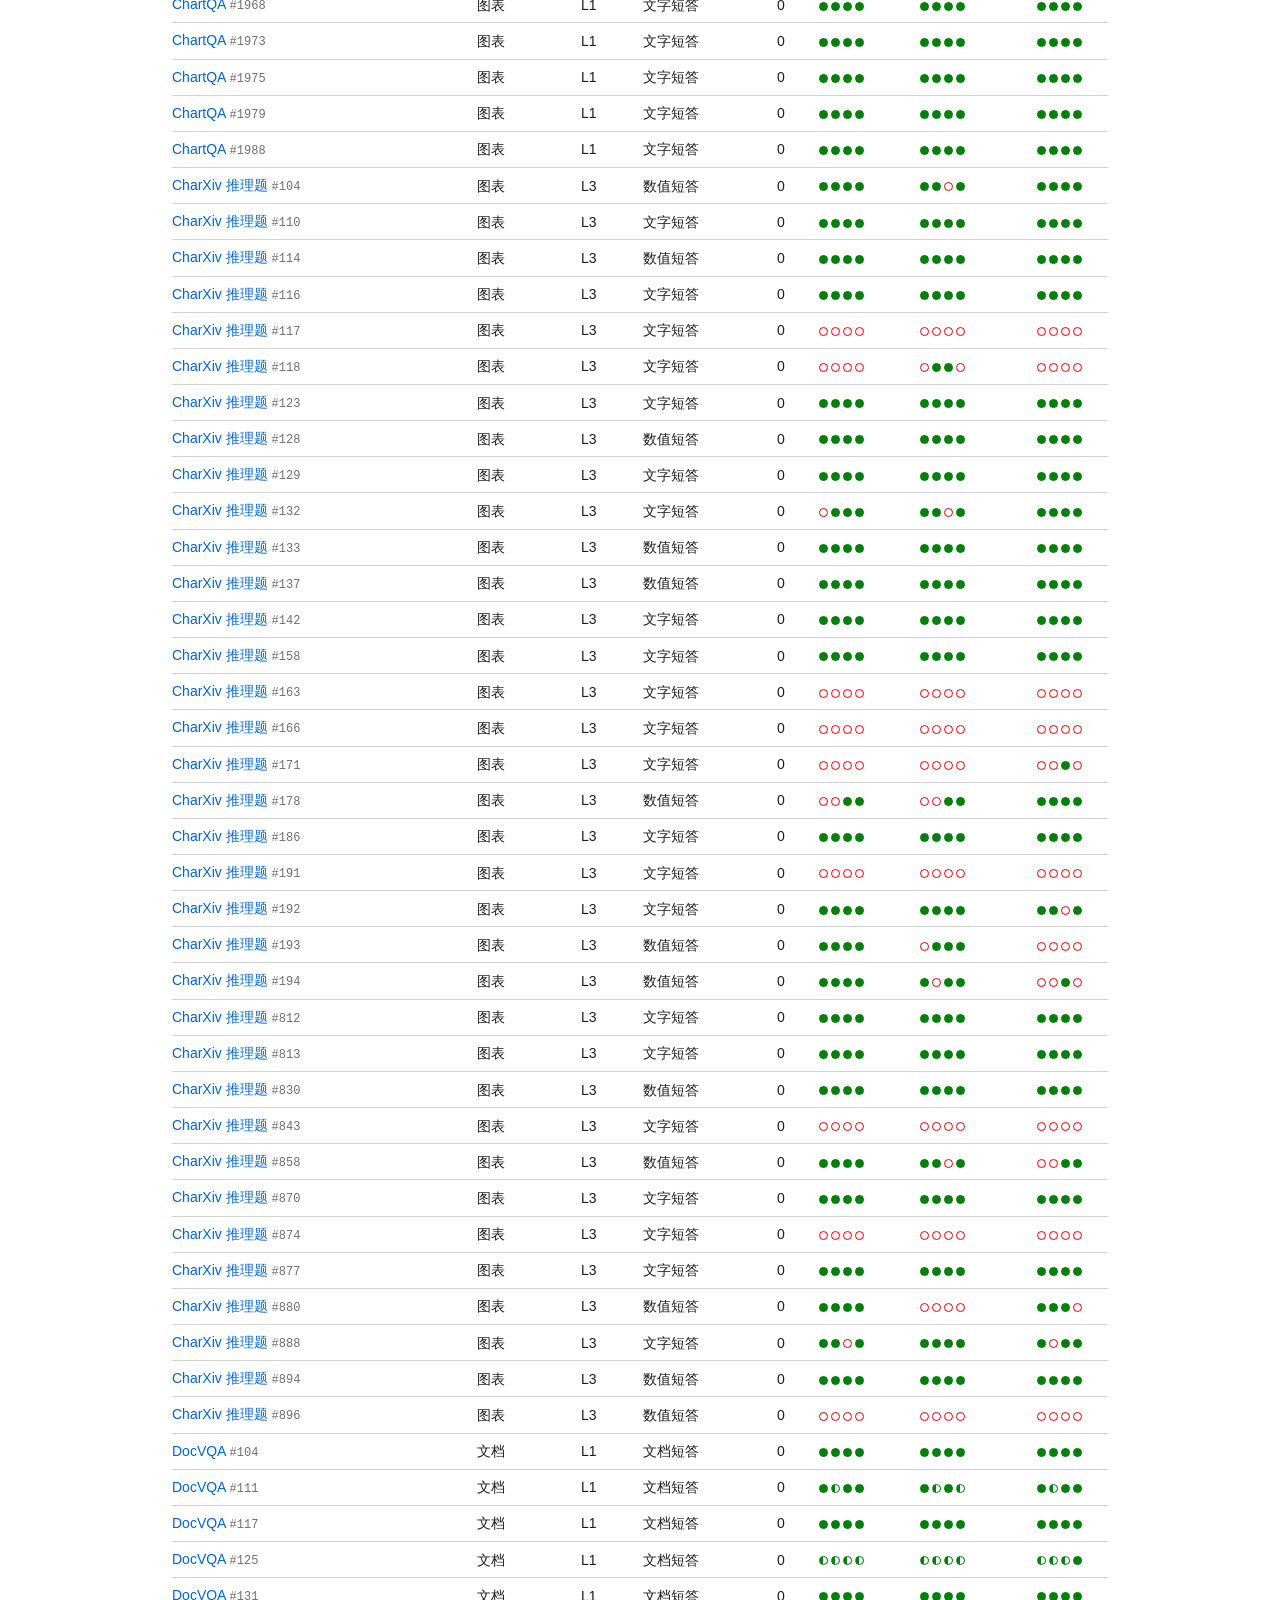
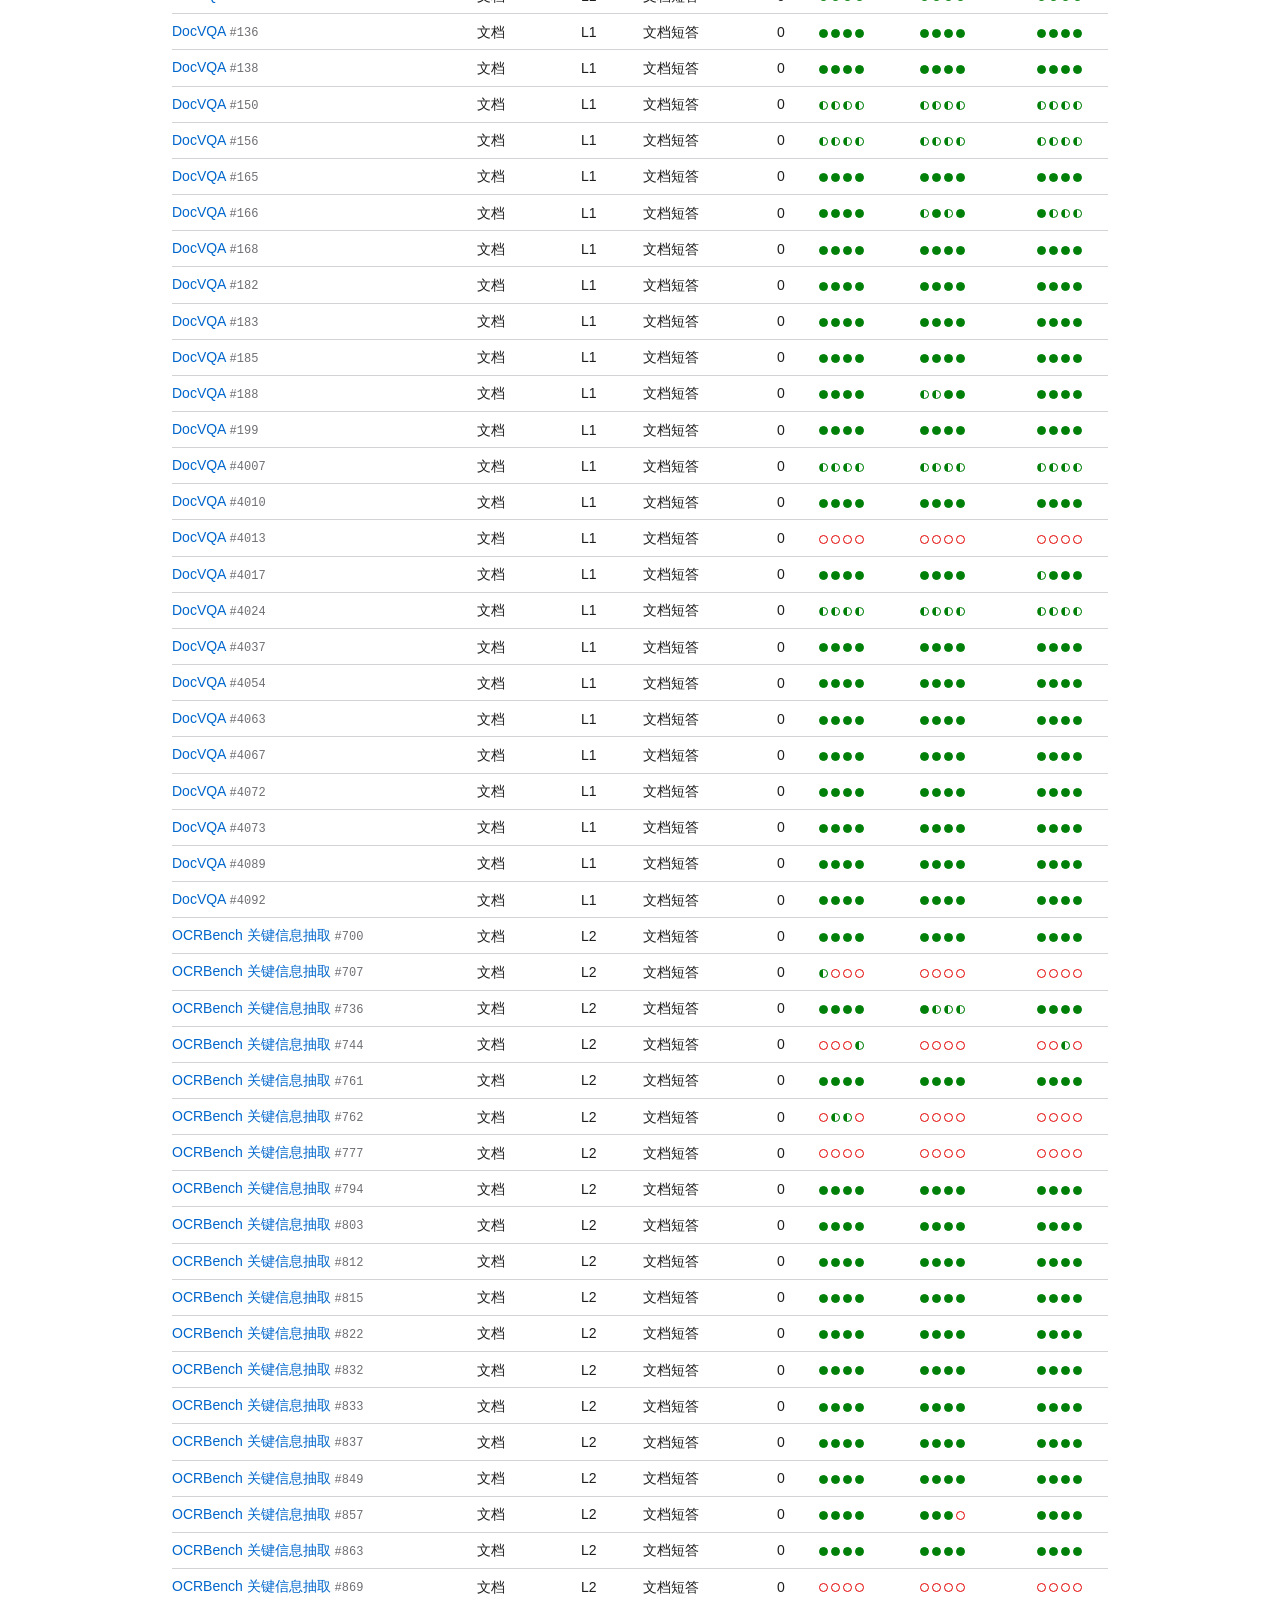
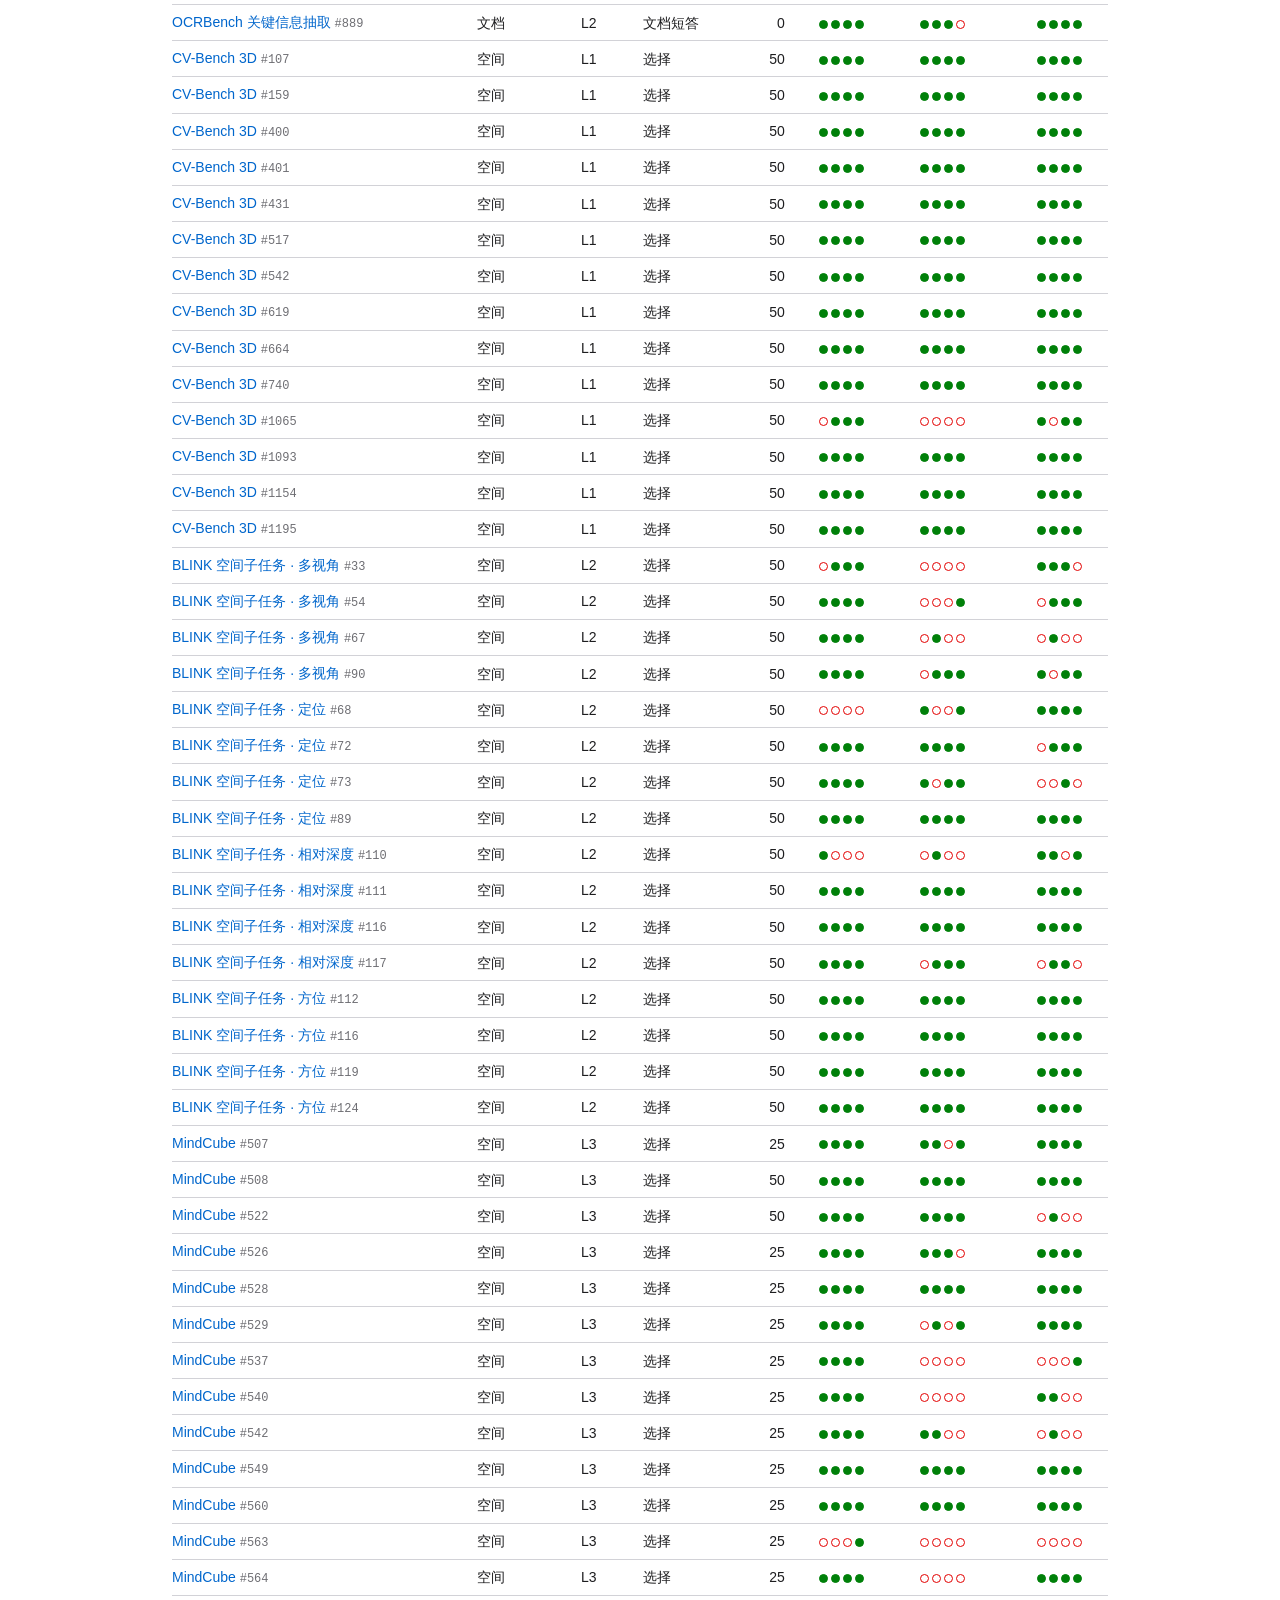
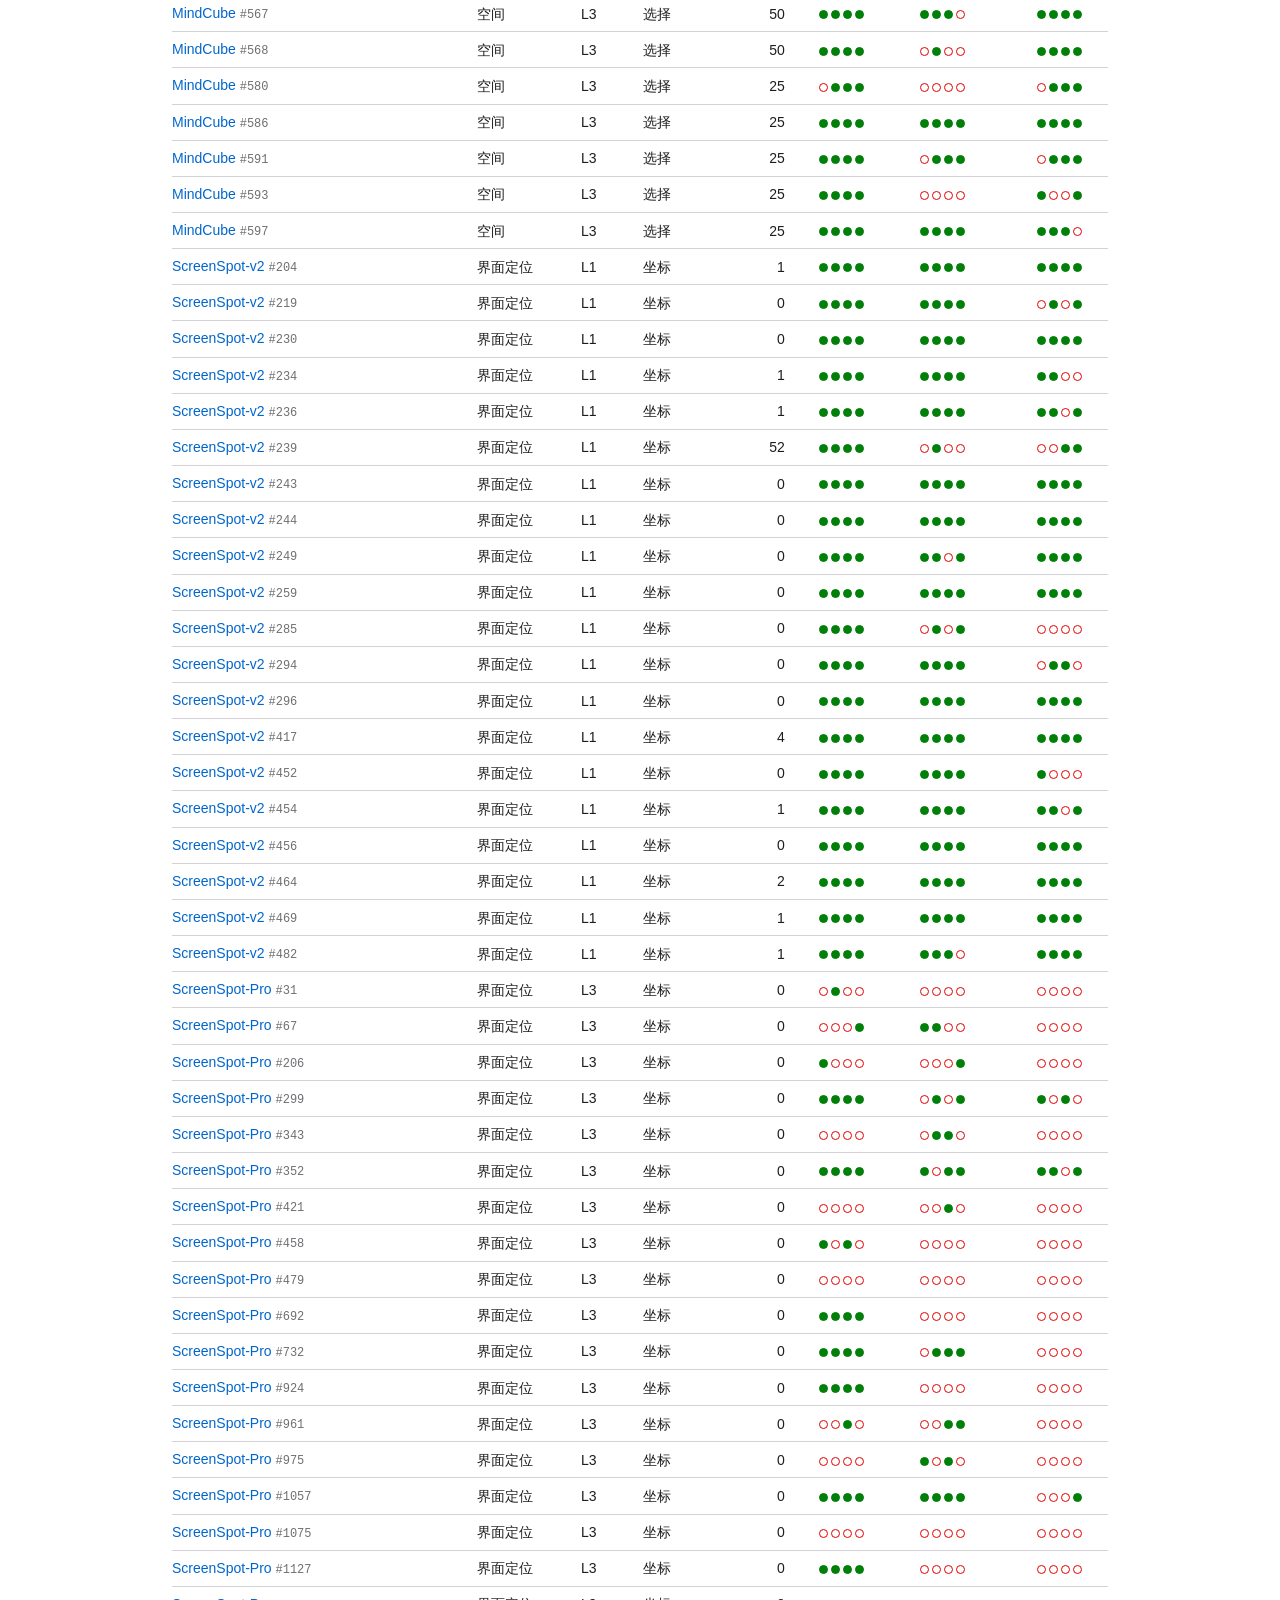
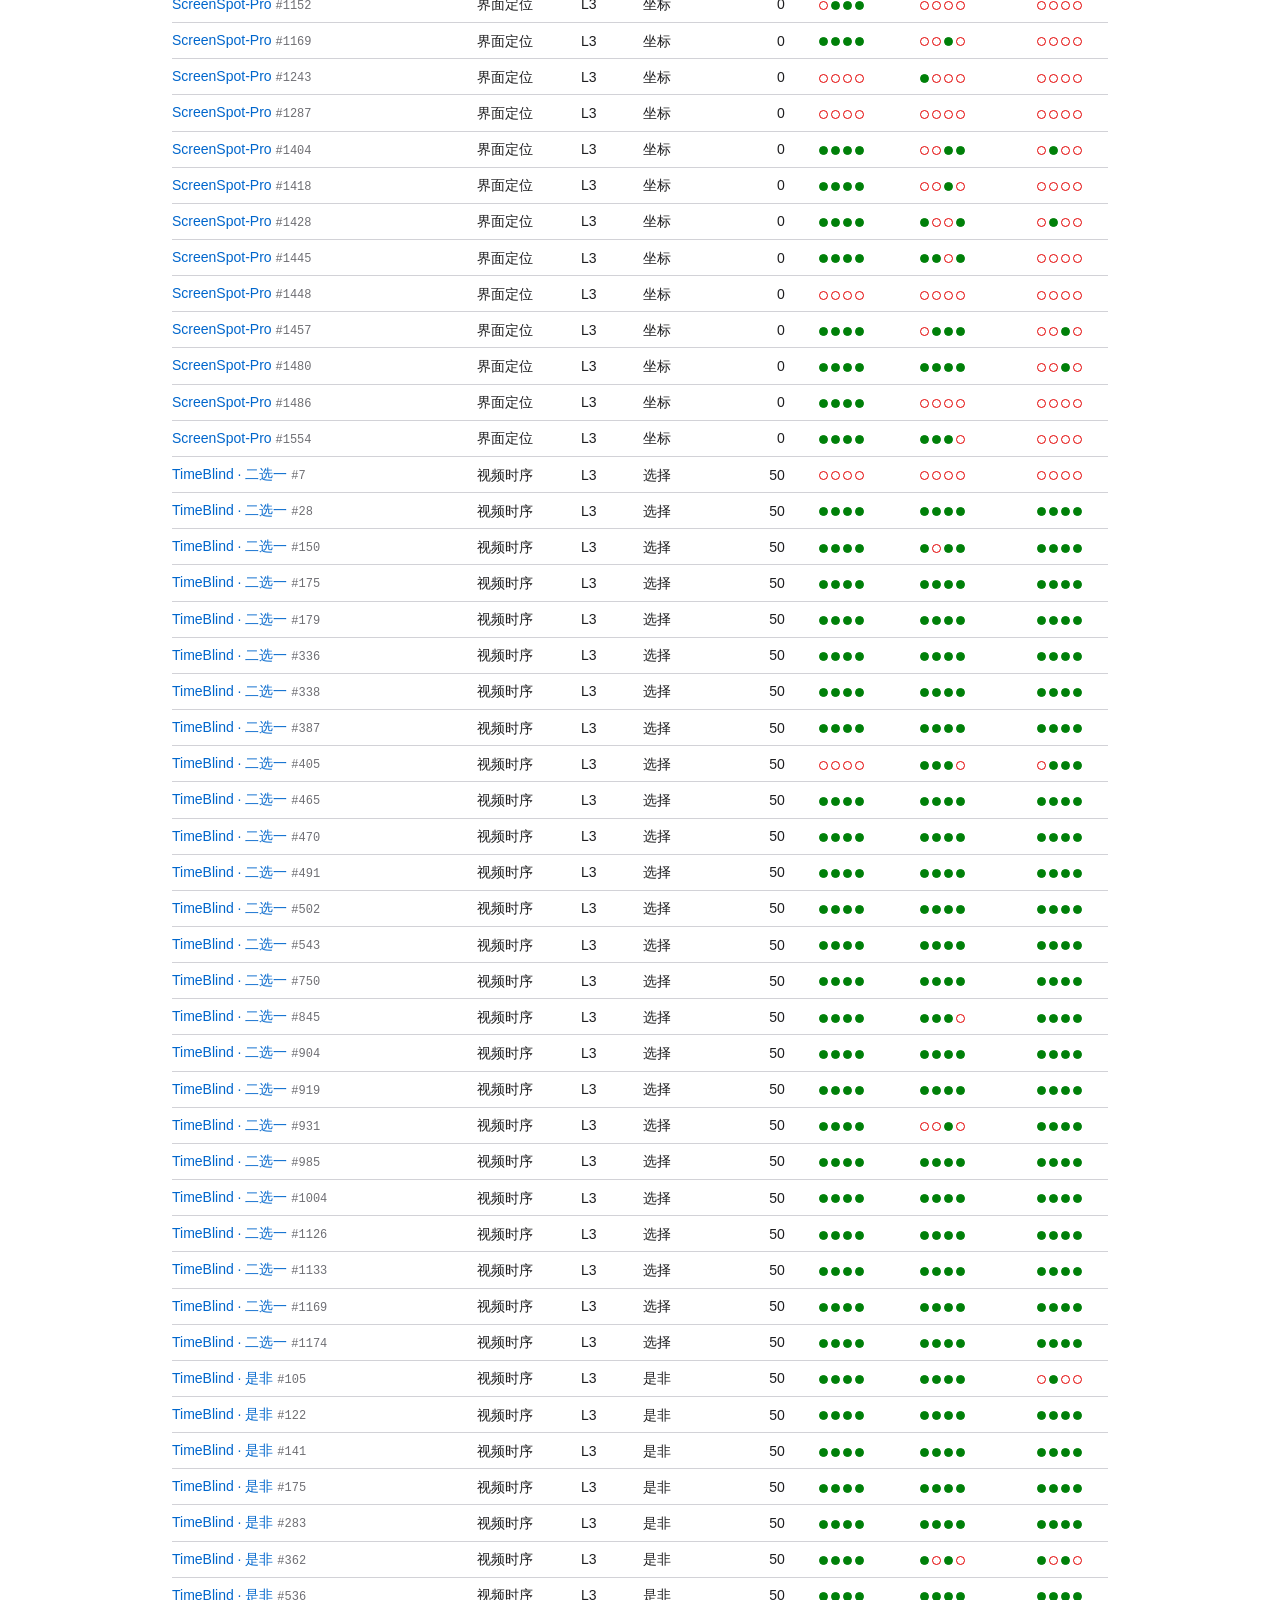
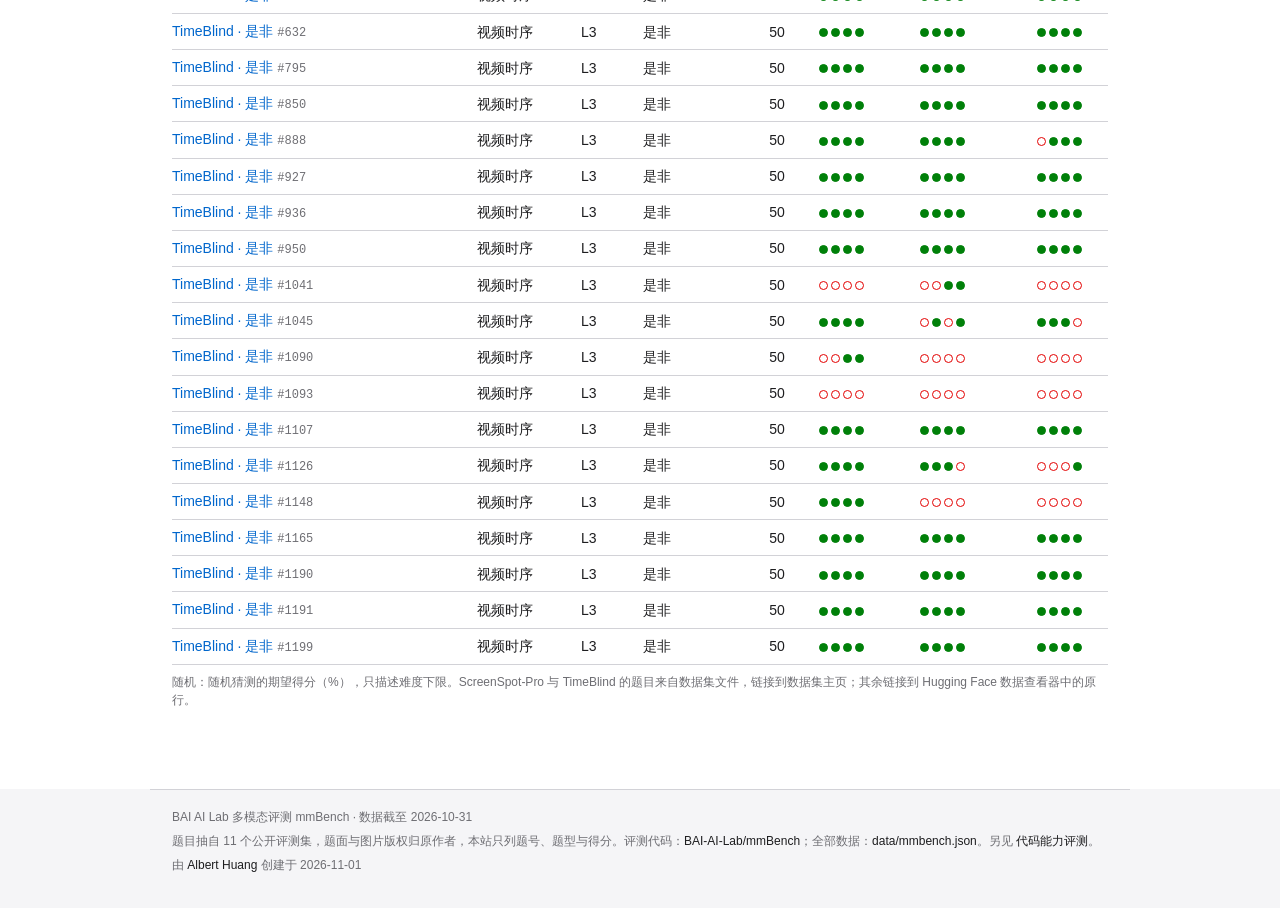
<file: docs/questions.html>
<!doctype html>
<html lang="zh-CN">
<head>
<meta charset="utf-8">
<meta name="viewport" content="width=device-width, initial-scale=1">
<title>题目 · 多模态评测</title>
<meta name="description" content="mmBench 354 道题的来源、题型与逐题结果">
<link rel="icon" href="assets/icon.svg" type="image/svg+xml">
<link rel="stylesheet" href="assets/style.css">
</head>
<body>
<nav class="nav"><div class="nav-in"><a class="brand" href="index.html"><span class="hide-sm">BAI AI Lab </span>多模态评测</a><ul><li><a href="index.html">概览</a></li><li><a href="results.html">结果</a></li><li><a href="bench.html">评测集</a></li><li><a href="questions.html" aria-current=page>题目</a></li><li><a href="report-2026-10-31.pdf">报告</a></li></ul></div></nav>
<main>
<section class="hero"><div class="wrap">
<p class="eyebrow">354 道题</p>
<h1>题目</h1>
<p class="lead">每道题的来源、题型和三个模型 4 次作答的结果。</p>
</div></section>
<section class="section alt"><div class="wrap">
<h2>题型一览</h2>
<p class="sub">本站不转载题面与图片（部分来源只许学术使用），只概述每类题在问什么；点逐题列表中的题目可在 Hugging Face 查看原题。</p>
<div class="tw"><table><thead><tr><th class="hide-sm">能力</th><th>来源 · 子任务</th><th>题目在问什么</th><th class="hide-sm">形式</th><th>难度</th><th class="n">题数</th></tr></thead><tbody><tr class=grp><td class="nw hide-sm">学科推理</td><td>MMMU-Pro 标准版</td><td>大学学科题（理、工、医、商、人文等），看图作答，10 选 1</td><td class="nw hide-sm">选择</td><td>L1/L2/L3</td><td class="n">50</td></tr><tr><td class="nw hide-sm">视觉感知</td><td>BLINK · 画风</td><td>给一张参考画，在两张候选中选出画风相同的一张</td><td class="nw hide-sm">选择</td><td>L2</td><td class="n">6</td></tr><tr><td class="nw hide-sm"></td><td>BLINK · 计数</td><td>数出图中指定物体的个数</td><td class="nw hide-sm">选择</td><td>L2</td><td class="n">6</td></tr><tr><td class="nw hide-sm"></td><td>BLINK · 伪造检测</td><td>在几张图中找出真实拍摄的照片</td><td class="nw hide-sm">选择</td><td>L2</td><td class="n">6</td></tr><tr><td class="nw hide-sm"></td><td>BLINK · 功能对应</td><td>在另一物体上找出与参考点功能相同的位置</td><td class="nw hide-sm">选择</td><td>L2</td><td class="n">6</td></tr><tr><td class="nw hide-sm"></td><td>BLINK · 拼图</td><td>选出能补上图中缺块的拼图块</td><td class="nw hide-sm">选择</td><td>L2</td><td class="n">6</td></tr><tr><td class="nw hide-sm"></td><td>BLINK · 反射率</td><td>比较两个标记点所在表面的反射率（颜色深浅）</td><td class="nw hide-sm">选择</td><td>L2</td><td class="n">6</td></tr><tr><td class="nw hide-sm"></td><td>BLINK · 语义对应</td><td>在第二张图中找到与参考点语义相同的部位</td><td class="nw hide-sm">选择</td><td>L2</td><td class="n">6</td></tr><tr><td class="nw hide-sm"></td><td>BLINK · 视觉对应</td><td>在另一视角的图中找到同一个物理点</td><td class="nw hide-sm">选择</td><td>L2</td><td class="n">6</td></tr><tr class=grp><td class="nw hide-sm"></td><td>BLINK · 相似度</td><td>在两张候选中选出与参考图更相似的一张</td><td class="nw hide-sm">选择</td><td>L2</td><td class="n">6</td></tr><tr><td class="nw hide-sm">图表</td><td>ChartQA</td><td>从统计图上读数或做简单比较，答一个词或数</td><td class="nw hide-sm">文字短答</td><td>L1</td><td class="n">15</td></tr><tr class=grp><td class="nw hide-sm"></td><td>CharXiv 推理题</td><td>科研论文图表上的推理：比较、趋势、读数，答文字或数值</td><td class="nw hide-sm">数值短答/文字短答</td><td>L3</td><td class="n">35</td></tr><tr><td class="nw hide-sm">文档</td><td>DocVQA</td><td>扫描文档（表单、信件、报表）上的问答，答案是文档里的文字</td><td class="nw hide-sm">文档短答</td><td>L1</td><td class="n">30</td></tr><tr class=grp><td class="nw hide-sm"></td><td>OCRBench 关键信息抽取</td><td>从收据、商品标签、表单中抽取指定字段的值</td><td class="nw hide-sm">文档短答</td><td>L2</td><td class="n">20</td></tr><tr><td class="nw hide-sm">空间</td><td>CV-Bench 3D</td><td>两个物体哪个离相机更近，或哪个离参照物更近</td><td class="nw hide-sm">选择</td><td>L1</td><td class="n">14</td></tr><tr><td class="nw hide-sm"></td><td>BLINK 空间子任务 · 多视角</td><td>由同一场景的两个视角判断相机往哪边移动</td><td class="nw hide-sm">选择</td><td>L2</td><td class="n">4</td></tr><tr><td class="nw hide-sm"></td><td>BLINK 空间子任务 · 定位</td><td>在两个候选框中选出正确框住指定物体的一个</td><td class="nw hide-sm">选择</td><td>L2</td><td class="n">4</td></tr><tr><td class="nw hide-sm"></td><td>BLINK 空间子任务 · 相对深度</td><td>两个标记点哪一个离相机更近</td><td class="nw hide-sm">选择</td><td>L2</td><td class="n">4</td></tr><tr><td class="nw hide-sm"></td><td>BLINK 空间子任务 · 方位</td><td>判断对两个物体方位关系的描述是否正确</td><td class="nw hide-sm">选择</td><td>L2</td><td class="n">4</td></tr><tr class=grp><td class="nw hide-sm"></td><td>MindCube</td><td>只看场景的少数几个视角，推断换位或转向后的物体方位</td><td class="nw hide-sm">选择</td><td>L3</td><td class="n">20</td></tr><tr><td class="nw hide-sm">界面定位</td><td>ScreenSpot-v2</td><td>在手机、网页、桌面截图上找到指定图标，给出点击坐标</td><td class="nw hide-sm">坐标</td><td>L1</td><td class="n">20</td></tr><tr class=grp><td class="nw hide-sm"></td><td>ScreenSpot-Pro</td><td>在专业软件的高分辨率截图上找到指定图标，给出点击坐标</td><td class="nw hide-sm">坐标</td><td>L3</td><td class="n">30</td></tr><tr><td class="nw hide-sm">视频时序</td><td>TimeBlind · 二选一</td><td>看按时间排列的 16 帧，回答单看一帧答不出的时序问题：从两条时序描述中选出正确的一条</td><td class="nw hide-sm">选择</td><td>L3</td><td class="n">25</td></tr><tr><td class="nw hide-sm"></td><td>TimeBlind · 是非</td><td>看按时间排列的 16 帧，回答单看一帧答不出的时序问题：判断一条时序描述是否成立</td><td class="nw hide-sm">是非</td><td>L3</td><td class="n">25</td></tr></tbody></table></div>
</div></section>
<section class="section" id="list"><div class="wrap">
<h2>逐题结果</h2>
<p class="sub">每个圆点是一次作答：实心答对，半实心部分得分（文档题 ANLS），空心答错。三个模型都答对 246 题，有分歧 70 题，都答错 38 题（以 4 次平均 ≥ 0.5 记为答对）。</p>
<div class="filters"><div class="seg" data-filter="cap" role="group"><button type="button" data-value="all" aria-pressed="true">全部能力</button><button type="button" data-value="reasoning" aria-pressed="false">学科推理</button><button type="button" data-value="perception" aria-pressed="false">视觉感知</button><button type="button" data-value="charts" aria-pressed="false">图表</button><button type="button" data-value="documents" aria-pressed="false">文档</button><button type="button" data-value="spatial" aria-pressed="false">空间</button><button type="button" data-value="gui" aria-pressed="false">界面定位</button><button type="button" data-value="video" aria-pressed="false">视频时序</button></div><div class="seg" data-filter="tier" role="group"><button type="button" data-value="all" aria-pressed="true">全部难度</button><button type="button" data-value="L1" aria-pressed="false">L1</button><button type="button" data-value="L2" aria-pressed="false">L2</button><button type="button" data-value="L3" aria-pressed="false">L3</button></div><div class="seg" data-filter="out" role="group"><button type="button" data-value="all" aria-pressed="true">全部结果</button><button type="button" data-value="solved" aria-pressed="false">都答对</button><button type="button" data-value="split" aria-pressed="false">有分歧</button><button type="button" data-value="none" aria-pressed="false">都答错</button></div></div>
<p class="count" id="pcount">显示 354 题</p>
<div class="tw"><table id="plist"><thead><tr><th>题目</th><th class="hide-sm">能力</th><th>难度</th><th class="hide-sm">形式</th><th class="n hide-sm">随机</th><th class="c"><span class="dot kimi"></span> Kimi</th><th class="c"><span class="dot minimax"></span> MiniMax</th><th class="c"><span class="dot deepseek"></span> DeepSeek</th></tr></thead><tbody><tr data-cap="reasoning" data-tier="L1" data-out="solved"><td><a href="https://huggingface.co/datasets/MMMU/MMMU_Pro/viewer/standard%20%2810%20options%29/test?row=46" target="_blank" rel="noopener">MMMU-Pro 标准版</a> <span class="sec mono">#46</span></td><td class="nw hide-sm">学科推理</td><td>L1</td><td class="nw hide-sm">选择</td><td class="n hide-sm">10</td><td class="c"><span class="s4" title="Kimi：1 / 1 / 1 / 1"><i class="y"></i><i class="y"></i><i class="y"></i><i class="y"></i></span></td><td class="c"><span class="s4" title="MiniMax：1 / 1 / 1 / 1"><i class="y"></i><i class="y"></i><i class="y"></i><i class="y"></i></span></td><td class="c"><span class="s4" title="DeepSeek：1 / 1 / 1 / 1"><i class="y"></i><i class="y"></i><i class="y"></i><i class="y"></i></span></td></tr><tr data-cap="reasoning" data-tier="L2" data-out="solved"><td><a href="https://huggingface.co/datasets/MMMU/MMMU_Pro/viewer/standard%20%2810%20options%29/test?row=47" target="_blank" rel="noopener">MMMU-Pro 标准版</a> <span class="sec mono">#47</span></td><td class="nw hide-sm">学科推理</td><td>L2</td><td class="nw hide-sm">选择</td><td class="n hide-sm">10</td><td class="c"><span class="s4" title="Kimi：1 / 1 / 1 / 1"><i class="y"></i><i class="y"></i><i class="y"></i><i class="y"></i></span></td><td class="c"><span class="s4" title="MiniMax：1 / 1 / 1 / 1"><i class="y"></i><i class="y"></i><i class="y"></i><i class="y"></i></span></td><td class="c"><span class="s4" title="DeepSeek：1 / 1 / 1 / 1"><i class="y"></i><i class="y"></i><i class="y"></i><i class="y"></i></span></td></tr><tr data-cap="reasoning" data-tier="L3" data-out="solved"><td><a href="https://huggingface.co/datasets/MMMU/MMMU_Pro/viewer/standard%20%2810%20options%29/test?row=92" target="_blank" rel="noopener">MMMU-Pro 标准版</a> <span class="sec mono">#92</span></td><td class="nw hide-sm">学科推理</td><td>L3</td><td class="nw hide-sm">选择</td><td class="n hide-sm">11</td><td class="c"><span class="s4" title="Kimi：1 / 1 / 1 / 1"><i class="y"></i><i class="y"></i><i class="y"></i><i class="y"></i></span></td><td class="c"><span class="s4" title="MiniMax：1 / 1 / 1 / 1"><i class="y"></i><i class="y"></i><i class="y"></i><i class="y"></i></span></td><td class="c"><span class="s4" title="DeepSeek：1 / 1 / 1 / 1"><i class="y"></i><i class="y"></i><i class="y"></i><i class="y"></i></span></td></tr><tr data-cap="reasoning" data-tier="L2" data-out="split"><td><a href="https://huggingface.co/datasets/MMMU/MMMU_Pro/viewer/standard%20%2810%20options%29/test?row=95" target="_blank" rel="noopener">MMMU-Pro 标准版</a> <span class="sec mono">#95</span></td><td class="nw hide-sm">学科推理</td><td>L2</td><td class="nw hide-sm">选择</td><td class="n hide-sm">11</td><td class="c"><span class="s4" title="Kimi：1 / 0 / 1 / 0"><i class="y"></i><i></i><i class="y"></i><i></i></span></td><td class="c"><span class="s4" title="MiniMax：0 / 0 / 0 / 0"><i></i><i></i><i></i><i></i></span></td><td class="c"><span class="s4" title="DeepSeek：1 / 0 / 0 / 1"><i class="y"></i><i></i><i></i><i class="y"></i></span></td></tr><tr data-cap="reasoning" data-tier="L1" data-out="solved"><td><a href="https://huggingface.co/datasets/MMMU/MMMU_Pro/viewer/standard%20%2810%20options%29/test?row=106" target="_blank" rel="noopener">MMMU-Pro 标准版</a> <span class="sec mono">#106</span></td><td class="nw hide-sm">学科推理</td><td>L1</td><td class="nw hide-sm">选择</td><td class="n hide-sm">10</td><td class="c"><span class="s4" title="Kimi：1 / 1 / 1 / 1"><i class="y"></i><i class="y"></i><i class="y"></i><i class="y"></i></span></td><td class="c"><span class="s4" title="MiniMax：1 / 1 / 1 / 1"><i class="y"></i><i class="y"></i><i class="y"></i><i class="y"></i></span></td><td class="c"><span class="s4" title="DeepSeek：1 / 1 / 1 / 1"><i class="y"></i><i class="y"></i><i class="y"></i><i class="y"></i></span></td></tr><tr data-cap="reasoning" data-tier="L2" data-out="solved"><td><a href="https://huggingface.co/datasets/MMMU/MMMU_Pro/viewer/standard%20%2810%20options%29/test?row=167" target="_blank" rel="noopener">MMMU-Pro 标准版</a> <span class="sec mono">#167</span></td><td class="nw hide-sm">学科推理</td><td>L2</td><td class="nw hide-sm">选择</td><td class="n hide-sm">10</td><td class="c"><span class="s4" title="Kimi：1 / 1 / 1 / 1"><i class="y"></i><i class="y"></i><i class="y"></i><i class="y"></i></span></td><td class="c"><span class="s4" title="MiniMax：1 / 1 / 1 / 1"><i class="y"></i><i class="y"></i><i class="y"></i><i class="y"></i></span></td><td class="c"><span class="s4" title="DeepSeek：1 / 1 / 1 / 1"><i class="y"></i><i class="y"></i><i class="y"></i><i class="y"></i></span></td></tr><tr data-cap="reasoning" data-tier="L3" data-out="none"><td><a href="https://huggingface.co/datasets/MMMU/MMMU_Pro/viewer/standard%20%2810%20options%29/test?row=219" target="_blank" rel="noopener">MMMU-Pro 标准版</a> <span class="sec mono">#219</span></td><td class="nw hide-sm">学科推理</td><td>L3</td><td class="nw hide-sm">选择</td><td class="n hide-sm">25</td><td class="c"><span class="s4" title="Kimi：0 / 1 / 0 / 0"><i></i><i class="y"></i><i></i><i></i></span></td><td class="c"><span class="s4" title="MiniMax：0 / 0 / 0 / 0"><i></i><i></i><i></i><i></i></span></td><td class="c"><span class="s4" title="DeepSeek：0 / 0 / 0 / 0"><i></i><i></i><i></i><i></i></span></td></tr><tr data-cap="reasoning" data-tier="L1" data-out="none"><td><a href="https://huggingface.co/datasets/MMMU/MMMU_Pro/viewer/standard%20%2810%20options%29/test?row=249" target="_blank" rel="noopener">MMMU-Pro 标准版</a> <span class="sec mono">#249</span></td><td class="nw hide-sm">学科推理</td><td>L1</td><td class="nw hide-sm">选择</td><td class="n hide-sm">10</td><td class="c"><span class="s4" title="Kimi：0 / 0 / 0 / 0"><i></i><i></i><i></i><i></i></span></td><td class="c"><span class="s4" title="MiniMax：0 / 0 / 0 / 0"><i></i><i></i><i></i><i></i></span></td><td class="c"><span class="s4" title="DeepSeek：0 / 0 / 0 / 0"><i></i><i></i><i></i><i></i></span></td></tr><tr data-cap="reasoning" data-tier="L3" data-out="none"><td><a href="https://huggingface.co/datasets/MMMU/MMMU_Pro/viewer/standard%20%2810%20options%29/test?row=259" target="_blank" rel="noopener">MMMU-Pro 标准版</a> <span class="sec mono">#259</span></td><td class="nw hide-sm">学科推理</td><td>L3</td><td class="nw hide-sm">选择</td><td class="n hide-sm">33</td><td class="c"><span class="s4" title="Kimi：0 / 1 / 0 / 0"><i></i><i class="y"></i><i></i><i></i></span></td><td class="c"><span class="s4" title="MiniMax：0 / 0 / 0 / 0"><i></i><i></i><i></i><i></i></span></td><td class="c"><span class="s4" title="DeepSeek：0 / 0 / 0 / 0"><i></i><i></i><i></i><i></i></span></td></tr><tr data-cap="reasoning" data-tier="L1" data-out="solved"><td><a href="https://huggingface.co/datasets/MMMU/MMMU_Pro/viewer/standard%20%2810%20options%29/test?row=275" target="_blank" rel="noopener">MMMU-Pro 标准版</a> <span class="sec mono">#275</span></td><td class="nw hide-sm">学科推理</td><td>L1</td><td class="nw hide-sm">选择</td><td class="n hide-sm">10</td><td class="c"><span class="s4" title="Kimi：1 / 1 / 1 / 1"><i class="y"></i><i class="y"></i><i class="y"></i><i class="y"></i></span></td><td class="c"><span class="s4" title="MiniMax：1 / 1 / 1 / 1"><i class="y"></i><i class="y"></i><i class="y"></i><i class="y"></i></span></td><td class="c"><span class="s4" title="DeepSeek：1 / 1 / 1 / 1"><i class="y"></i><i class="y"></i><i class="y"></i><i class="y"></i></span></td></tr><tr data-cap="reasoning" data-tier="L3" data-out="none"><td><a href="https://huggingface.co/datasets/MMMU/MMMU_Pro/viewer/standard%20%2810%20options%29/test?row=304" target="_blank" rel="noopener">MMMU-Pro 标准版</a> <span class="sec mono">#304</span></td><td class="nw hide-sm">学科推理</td><td>L3</td><td class="nw hide-sm">选择</td><td class="n hide-sm">10</td><td class="c"><span class="s4" title="Kimi：0 / 0 / 0 / 0"><i></i><i></i><i></i><i></i></span></td><td class="c"><span class="s4" title="MiniMax：0 / 0 / 0 / 0"><i></i><i></i><i></i><i></i></span></td><td class="c"><span class="s4" title="DeepSeek：0 / 0 / 0 / 0"><i></i><i></i><i></i><i></i></span></td></tr><tr data-cap="reasoning" data-tier="L1" data-out="solved"><td><a href="https://huggingface.co/datasets/MMMU/MMMU_Pro/viewer/standard%20%2810%20options%29/test?row=359" target="_blank" rel="noopener">MMMU-Pro 标准版</a> <span class="sec mono">#359</span></td><td class="nw hide-sm">学科推理</td><td>L1</td><td class="nw hide-sm">选择</td><td class="n hide-sm">10</td><td class="c"><span class="s4" title="Kimi：1 / 1 / 1 / 1"><i class="y"></i><i class="y"></i><i class="y"></i><i class="y"></i></span></td><td class="c"><span class="s4" title="MiniMax：1 / 1 / 1 / 1"><i class="y"></i><i class="y"></i><i class="y"></i><i class="y"></i></span></td><td class="c"><span class="s4" title="DeepSeek：1 / 1 / 1 / 1"><i class="y"></i><i class="y"></i><i class="y"></i><i class="y"></i></span></td></tr><tr data-cap="reasoning" data-tier="L3" data-out="split"><td><a href="https://huggingface.co/datasets/MMMU/MMMU_Pro/viewer/standard%20%2810%20options%29/test?row=395" target="_blank" rel="noopener">MMMU-Pro 标准版</a> <span class="sec mono">#395</span></td><td class="nw hide-sm">学科推理</td><td>L3</td><td class="nw hide-sm">选择</td><td class="n hide-sm">10</td><td class="c"><span class="s4" title="Kimi：1 / 1 / 1 / 1"><i class="y"></i><i class="y"></i><i class="y"></i><i class="y"></i></span></td><td class="c"><span class="s4" title="MiniMax：1 / 1 / 1 / 1"><i class="y"></i><i class="y"></i><i class="y"></i><i class="y"></i></span></td><td class="c"><span class="s4" title="DeepSeek：0 / 0 / 0 / 1"><i></i><i></i><i></i><i class="y"></i></span></td></tr><tr data-cap="reasoning" data-tier="L3" data-out="split"><td><a href="https://huggingface.co/datasets/MMMU/MMMU_Pro/viewer/standard%20%2810%20options%29/test?row=408" target="_blank" rel="noopener">MMMU-Pro 标准版</a> <span class="sec mono">#408</span></td><td class="nw hide-sm">学科推理</td><td>L3</td><td class="nw hide-sm">选择</td><td class="n hide-sm">10</td><td class="c"><span class="s4" title="Kimi：1 / 1 / 0 / 1"><i class="y"></i><i class="y"></i><i></i><i class="y"></i></span></td><td class="c"><span class="s4" title="MiniMax：0 / 1 / 0 / 0"><i></i><i class="y"></i><i></i><i></i></span></td><td class="c"><span class="s4" title="DeepSeek：0 / 0 / 0 / 1"><i></i><i></i><i></i><i class="y"></i></span></td></tr><tr data-cap="reasoning" data-tier="L3" data-out="split"><td><a href="https://huggingface.co/datasets/MMMU/MMMU_Pro/viewer/standard%20%2810%20options%29/test?row=410" target="_blank" rel="noopener">MMMU-Pro 标准版</a> <span class="sec mono">#410</span></td><td class="nw hide-sm">学科推理</td><td>L3</td><td class="nw hide-sm">选择</td><td class="n hide-sm">10</td><td class="c"><span class="s4" title="Kimi：1 / 1 / 1 / 1"><i class="y"></i><i class="y"></i><i class="y"></i><i class="y"></i></span></td><td class="c"><span class="s4" title="MiniMax：0 / 0 / 0 / 0"><i></i><i></i><i></i><i></i></span></td><td class="c"><span class="s4" title="DeepSeek：0 / 0 / 0 / 0"><i></i><i></i><i></i><i></i></span></td></tr><tr data-cap="reasoning" data-tier="L1" data-out="solved"><td><a href="https://huggingface.co/datasets/MMMU/MMMU_Pro/viewer/standard%20%2810%20options%29/test?row=413" target="_blank" rel="noopener">MMMU-Pro 标准版</a> <span class="sec mono">#413</span></td><td class="nw hide-sm">学科推理</td><td>L1</td><td class="nw hide-sm">选择</td><td class="n hide-sm">12</td><td class="c"><span class="s4" title="Kimi：1 / 1 / 1 / 1"><i class="y"></i><i class="y"></i><i class="y"></i><i class="y"></i></span></td><td class="c"><span class="s4" title="MiniMax：1 / 1 / 1 / 1"><i class="y"></i><i class="y"></i><i class="y"></i><i class="y"></i></span></td><td class="c"><span class="s4" title="DeepSeek：1 / 1 / 1 / 1"><i class="y"></i><i class="y"></i><i class="y"></i><i class="y"></i></span></td></tr><tr data-cap="reasoning" data-tier="L3" data-out="solved"><td><a href="https://huggingface.co/datasets/MMMU/MMMU_Pro/viewer/standard%20%2810%20options%29/test?row=439" target="_blank" rel="noopener">MMMU-Pro 标准版</a> <span class="sec mono">#439</span></td><td class="nw hide-sm">学科推理</td><td>L3</td><td class="nw hide-sm">选择</td><td class="n hide-sm">10</td><td class="c"><span class="s4" title="Kimi：1 / 1 / 1 / 1"><i class="y"></i><i class="y"></i><i class="y"></i><i class="y"></i></span></td><td class="c"><span class="s4" title="MiniMax：1 / 1 / 1 / 1"><i class="y"></i><i class="y"></i><i class="y"></i><i class="y"></i></span></td><td class="c"><span class="s4" title="DeepSeek：1 / 1 / 1 / 1"><i class="y"></i><i class="y"></i><i class="y"></i><i class="y"></i></span></td></tr><tr data-cap="reasoning" data-tier="L3" data-out="solved"><td><a href="https://huggingface.co/datasets/MMMU/MMMU_Pro/viewer/standard%20%2810%20options%29/test?row=466" target="_blank" rel="noopener">MMMU-Pro 标准版</a> <span class="sec mono">#466</span></td><td class="nw hide-sm">学科推理</td><td>L3</td><td class="nw hide-sm">选择</td><td class="n hide-sm">11</td><td class="c"><span class="s4" title="Kimi：1 / 1 / 1 / 1"><i class="y"></i><i class="y"></i><i class="y"></i><i class="y"></i></span></td><td class="c"><span class="s4" title="MiniMax：1 / 1 / 1 / 1"><i class="y"></i><i class="y"></i><i class="y"></i><i class="y"></i></span></td><td class="c"><span class="s4" title="DeepSeek：1 / 1 / 1 / 1"><i class="y"></i><i class="y"></i><i class="y"></i><i class="y"></i></span></td></tr><tr data-cap="reasoning" data-tier="L2" data-out="solved"><td><a href="https://huggingface.co/datasets/MMMU/MMMU_Pro/viewer/standard%20%2810%20options%29/test?row=478" target="_blank" rel="noopener">MMMU-Pro 标准版</a> <span class="sec mono">#478</span></td><td class="nw hide-sm">学科推理</td><td>L2</td><td class="nw hide-sm">选择</td><td class="n hide-sm">12</td><td class="c"><span class="s4" title="Kimi：1 / 1 / 1 / 1"><i class="y"></i><i class="y"></i><i class="y"></i><i class="y"></i></span></td><td class="c"><span class="s4" title="MiniMax：1 / 1 / 1 / 1"><i class="y"></i><i class="y"></i><i class="y"></i><i class="y"></i></span></td><td class="c"><span class="s4" title="DeepSeek：1 / 1 / 1 / 1"><i class="y"></i><i class="y"></i><i class="y"></i><i class="y"></i></span></td></tr><tr data-cap="reasoning" data-tier="L2" data-out="solved"><td><a href="https://huggingface.co/datasets/MMMU/MMMU_Pro/viewer/standard%20%2810%20options%29/test?row=479" target="_blank" rel="noopener">MMMU-Pro 标准版</a> <span class="sec mono">#479</span></td><td class="nw hide-sm">学科推理</td><td>L2</td><td class="nw hide-sm">选择</td><td class="n hide-sm">11</td><td class="c"><span class="s4" title="Kimi：1 / 1 / 1 / 1"><i class="y"></i><i class="y"></i><i class="y"></i><i class="y"></i></span></td><td class="c"><span class="s4" title="MiniMax：1 / 1 / 1 / 1"><i class="y"></i><i class="y"></i><i class="y"></i><i class="y"></i></span></td><td class="c"><span class="s4" title="DeepSeek：1 / 1 / 1 / 1"><i class="y"></i><i class="y"></i><i class="y"></i><i class="y"></i></span></td></tr><tr data-cap="reasoning" data-tier="L2" data-out="solved"><td><a href="https://huggingface.co/datasets/MMMU/MMMU_Pro/viewer/standard%20%2810%20options%29/test?row=491" target="_blank" rel="noopener">MMMU-Pro 标准版</a> <span class="sec mono">#491</span></td><td class="nw hide-sm">学科推理</td><td>L2</td><td class="nw hide-sm">选择</td><td class="n hide-sm">10</td><td class="c"><span class="s4" title="Kimi：1 / 1 / 1 / 1"><i class="y"></i><i class="y"></i><i class="y"></i><i class="y"></i></span></td><td class="c"><span class="s4" title="MiniMax：0 / 1 / 1 / 1"><i></i><i class="y"></i><i class="y"></i><i class="y"></i></span></td><td class="c"><span class="s4" title="DeepSeek：0 / 1 / 1 / 1"><i></i><i class="y"></i><i class="y"></i><i class="y"></i></span></td></tr><tr data-cap="reasoning" data-tier="L2" data-out="split"><td><a href="https://huggingface.co/datasets/MMMU/MMMU_Pro/viewer/standard%20%2810%20options%29/test?row=533" target="_blank" rel="noopener">MMMU-Pro 标准版</a> <span class="sec mono">#533</span></td><td class="nw hide-sm">学科推理</td><td>L2</td><td class="nw hide-sm">选择</td><td class="n hide-sm">25</td><td class="c"><span class="s4" title="Kimi：1 / 1 / 0 / 0"><i class="y"></i><i class="y"></i><i></i><i></i></span></td><td class="c"><span class="s4" title="MiniMax：0 / 1 / 1 / 1"><i></i><i class="y"></i><i class="y"></i><i class="y"></i></span></td><td class="c"><span class="s4" title="DeepSeek：1 / 0 / 0 / 0"><i class="y"></i><i></i><i></i><i></i></span></td></tr><tr data-cap="reasoning" data-tier="L2" data-out="solved"><td><a href="https://huggingface.co/datasets/MMMU/MMMU_Pro/viewer/standard%20%2810%20options%29/test?row=540" target="_blank" rel="noopener">MMMU-Pro 标准版</a> <span class="sec mono">#540</span></td><td class="nw hide-sm">学科推理</td><td>L2</td><td class="nw hide-sm">选择</td><td class="n hide-sm">12</td><td class="c"><span class="s4" title="Kimi：1 / 1 / 1 / 1"><i class="y"></i><i class="y"></i><i class="y"></i><i class="y"></i></span></td><td class="c"><span class="s4" title="MiniMax：1 / 1 / 1 / 1"><i class="y"></i><i class="y"></i><i class="y"></i><i class="y"></i></span></td><td class="c"><span class="s4" title="DeepSeek：1 / 1 / 1 / 1"><i class="y"></i><i class="y"></i><i class="y"></i><i class="y"></i></span></td></tr><tr data-cap="reasoning" data-tier="L1" data-out="none"><td><a href="https://huggingface.co/datasets/MMMU/MMMU_Pro/viewer/standard%20%2810%20options%29/test?row=557" target="_blank" rel="noopener">MMMU-Pro 标准版</a> <span class="sec mono">#557</span></td><td class="nw hide-sm">学科推理</td><td>L1</td><td class="nw hide-sm">选择</td><td class="n hide-sm">10</td><td class="c"><span class="s4" title="Kimi：0 / 0 / 0 / 0"><i></i><i></i><i></i><i></i></span></td><td class="c"><span class="s4" title="MiniMax：0 / 0 / 0 / 0"><i></i><i></i><i></i><i></i></span></td><td class="c"><span class="s4" title="DeepSeek：0 / 0 / 0 / 0"><i></i><i></i><i></i><i></i></span></td></tr><tr data-cap="reasoning" data-tier="L2" data-out="solved"><td><a href="https://huggingface.co/datasets/MMMU/MMMU_Pro/viewer/standard%20%2810%20options%29/test?row=614" target="_blank" rel="noopener">MMMU-Pro 标准版</a> <span class="sec mono">#614</span></td><td class="nw hide-sm">学科推理</td><td>L2</td><td class="nw hide-sm">选择</td><td class="n hide-sm">10</td><td class="c"><span class="s4" title="Kimi：1 / 1 / 1 / 1"><i class="y"></i><i class="y"></i><i class="y"></i><i class="y"></i></span></td><td class="c"><span class="s4" title="MiniMax：1 / 1 / 1 / 1"><i class="y"></i><i class="y"></i><i class="y"></i><i class="y"></i></span></td><td class="c"><span class="s4" title="DeepSeek：1 / 1 / 1 / 1"><i class="y"></i><i class="y"></i><i class="y"></i><i class="y"></i></span></td></tr><tr data-cap="reasoning" data-tier="L2" data-out="solved"><td><a href="https://huggingface.co/datasets/MMMU/MMMU_Pro/viewer/standard%20%2810%20options%29/test?row=620" target="_blank" rel="noopener">MMMU-Pro 标准版</a> <span class="sec mono">#620</span></td><td class="nw hide-sm">学科推理</td><td>L2</td><td class="nw hide-sm">选择</td><td class="n hide-sm">10</td><td class="c"><span class="s4" title="Kimi：1 / 1 / 1 / 1"><i class="y"></i><i class="y"></i><i class="y"></i><i class="y"></i></span></td><td class="c"><span class="s4" title="MiniMax：1 / 1 / 1 / 1"><i class="y"></i><i class="y"></i><i class="y"></i><i class="y"></i></span></td><td class="c"><span class="s4" title="DeepSeek：1 / 1 / 1 / 1"><i class="y"></i><i class="y"></i><i class="y"></i><i class="y"></i></span></td></tr><tr data-cap="reasoning" data-tier="L3" data-out="solved"><td><a href="https://huggingface.co/datasets/MMMU/MMMU_Pro/viewer/standard%20%2810%20options%29/test?row=657" target="_blank" rel="noopener">MMMU-Pro 标准版</a> <span class="sec mono">#657</span></td><td class="nw hide-sm">学科推理</td><td>L3</td><td class="nw hide-sm">选择</td><td class="n hide-sm">10</td><td class="c"><span class="s4" title="Kimi：1 / 1 / 1 / 1"><i class="y"></i><i class="y"></i><i class="y"></i><i class="y"></i></span></td><td class="c"><span class="s4" title="MiniMax：1 / 1 / 1 / 1"><i class="y"></i><i class="y"></i><i class="y"></i><i class="y"></i></span></td><td class="c"><span class="s4" title="DeepSeek：1 / 1 / 1 / 1"><i class="y"></i><i class="y"></i><i class="y"></i><i class="y"></i></span></td></tr><tr data-cap="reasoning" data-tier="L2" data-out="solved"><td><a href="https://huggingface.co/datasets/MMMU/MMMU_Pro/viewer/standard%20%2810%20options%29/test?row=761" target="_blank" rel="noopener">MMMU-Pro 标准版</a> <span class="sec mono">#761</span></td><td class="nw hide-sm">学科推理</td><td>L2</td><td class="nw hide-sm">选择</td><td class="n hide-sm">10</td><td class="c"><span class="s4" title="Kimi：1 / 1 / 1 / 1"><i class="y"></i><i class="y"></i><i class="y"></i><i class="y"></i></span></td><td class="c"><span class="s4" title="MiniMax：0 / 1 / 0 / 1"><i></i><i class="y"></i><i></i><i class="y"></i></span></td><td class="c"><span class="s4" title="DeepSeek：1 / 1 / 0 / 1"><i class="y"></i><i class="y"></i><i></i><i class="y"></i></span></td></tr><tr data-cap="reasoning" data-tier="L3" data-out="solved"><td><a href="https://huggingface.co/datasets/MMMU/MMMU_Pro/viewer/standard%20%2810%20options%29/test?row=776" target="_blank" rel="noopener">MMMU-Pro 标准版</a> <span class="sec mono">#776</span></td><td class="nw hide-sm">学科推理</td><td>L3</td><td class="nw hide-sm">选择</td><td class="n hide-sm">10</td><td class="c"><span class="s4" title="Kimi：1 / 1 / 1 / 1"><i class="y"></i><i class="y"></i><i class="y"></i><i class="y"></i></span></td><td class="c"><span class="s4" title="MiniMax：1 / 1 / 1 / 1"><i class="y"></i><i class="y"></i><i class="y"></i><i class="y"></i></span></td><td class="c"><span class="s4" title="DeepSeek：1 / 1 / 1 / 1"><i class="y"></i><i class="y"></i><i class="y"></i><i class="y"></i></span></td></tr><tr data-cap="reasoning" data-tier="L3" data-out="solved"><td><a href="https://huggingface.co/datasets/MMMU/MMMU_Pro/viewer/standard%20%2810%20options%29/test?row=800" target="_blank" rel="noopener">MMMU-Pro 标准版</a> <span class="sec mono">#800</span></td><td class="nw hide-sm">学科推理</td><td>L3</td><td class="nw hide-sm">选择</td><td class="n hide-sm">10</td><td class="c"><span class="s4" title="Kimi：1 / 1 / 1 / 1"><i class="y"></i><i class="y"></i><i class="y"></i><i class="y"></i></span></td><td class="c"><span class="s4" title="MiniMax：1 / 1 / 1 / 1"><i class="y"></i><i class="y"></i><i class="y"></i><i class="y"></i></span></td><td class="c"><span class="s4" title="DeepSeek：1 / 1 / 1 / 1"><i class="y"></i><i class="y"></i><i class="y"></i><i class="y"></i></span></td></tr><tr data-cap="reasoning" data-tier="L2" data-out="solved"><td><a href="https://huggingface.co/datasets/MMMU/MMMU_Pro/viewer/standard%20%2810%20options%29/test?row=868" target="_blank" rel="noopener">MMMU-Pro 标准版</a> <span class="sec mono">#868</span></td><td class="nw hide-sm">学科推理</td><td>L2</td><td class="nw hide-sm">选择</td><td class="n hide-sm">10</td><td class="c"><span class="s4" title="Kimi：1 / 1 / 1 / 1"><i class="y"></i><i class="y"></i><i class="y"></i><i class="y"></i></span></td><td class="c"><span class="s4" title="MiniMax：1 / 1 / 1 / 1"><i class="y"></i><i class="y"></i><i class="y"></i><i class="y"></i></span></td><td class="c"><span class="s4" title="DeepSeek：1 / 1 / 1 / 1"><i class="y"></i><i class="y"></i><i class="y"></i><i class="y"></i></span></td></tr><tr data-cap="reasoning" data-tier="L2" data-out="split"><td><a href="https://huggingface.co/datasets/MMMU/MMMU_Pro/viewer/standard%20%2810%20options%29/test?row=900" target="_blank" rel="noopener">MMMU-Pro 标准版</a> <span class="sec mono">#900</span></td><td class="nw hide-sm">学科推理</td><td>L2</td><td class="nw hide-sm">选择</td><td class="n hide-sm">25</td><td class="c"><span class="s4" title="Kimi：1 / 0 / 1 / 0"><i class="y"></i><i></i><i class="y"></i><i></i></span></td><td class="c"><span class="s4" title="MiniMax：0 / 0 / 0 / 0"><i></i><i></i><i></i><i></i></span></td><td class="c"><span class="s4" title="DeepSeek：0 / 0 / 0 / 1"><i></i><i></i><i></i><i class="y"></i></span></td></tr><tr data-cap="reasoning" data-tier="L1" data-out="solved"><td><a href="https://huggingface.co/datasets/MMMU/MMMU_Pro/viewer/standard%20%2810%20options%29/test?row=906" target="_blank" rel="noopener">MMMU-Pro 标准版</a> <span class="sec mono">#906</span></td><td class="nw hide-sm">学科推理</td><td>L1</td><td class="nw hide-sm">选择</td><td class="n hide-sm">10</td><td class="c"><span class="s4" title="Kimi：1 / 1 / 1 / 1"><i class="y"></i><i class="y"></i><i class="y"></i><i class="y"></i></span></td><td class="c"><span class="s4" title="MiniMax：1 / 1 / 1 / 1"><i class="y"></i><i class="y"></i><i class="y"></i><i class="y"></i></span></td><td class="c"><span class="s4" title="DeepSeek：1 / 1 / 1 / 1"><i class="y"></i><i class="y"></i><i class="y"></i><i class="y"></i></span></td></tr><tr data-cap="reasoning" data-tier="L2" data-out="solved"><td><a href="https://huggingface.co/datasets/MMMU/MMMU_Pro/viewer/standard%20%2810%20options%29/test?row=923" target="_blank" rel="noopener">MMMU-Pro 标准版</a> <span class="sec mono">#923</span></td><td class="nw hide-sm">学科推理</td><td>L2</td><td class="nw hide-sm">选择</td><td class="n hide-sm">10</td><td class="c"><span class="s4" title="Kimi：1 / 1 / 1 / 1"><i class="y"></i><i class="y"></i><i class="y"></i><i class="y"></i></span></td><td class="c"><span class="s4" title="MiniMax：1 / 0 / 1 / 1"><i class="y"></i><i></i><i class="y"></i><i class="y"></i></span></td><td class="c"><span class="s4" title="DeepSeek：1 / 1 / 1 / 1"><i class="y"></i><i class="y"></i><i class="y"></i><i class="y"></i></span></td></tr><tr data-cap="reasoning" data-tier="L1" data-out="solved"><td><a href="https://huggingface.co/datasets/MMMU/MMMU_Pro/viewer/standard%20%2810%20options%29/test?row=938" target="_blank" rel="noopener">MMMU-Pro 标准版</a> <span class="sec mono">#938</span></td><td class="nw hide-sm">学科推理</td><td>L1</td><td class="nw hide-sm">选择</td><td class="n hide-sm">25</td><td class="c"><span class="s4" title="Kimi：1 / 1 / 1 / 1"><i class="y"></i><i class="y"></i><i class="y"></i><i class="y"></i></span></td><td class="c"><span class="s4" title="MiniMax：1 / 1 / 1 / 1"><i class="y"></i><i class="y"></i><i class="y"></i><i class="y"></i></span></td><td class="c"><span class="s4" title="DeepSeek：1 / 1 / 1 / 1"><i class="y"></i><i class="y"></i><i class="y"></i><i class="y"></i></span></td></tr><tr data-cap="reasoning" data-tier="L1" data-out="solved"><td><a href="https://huggingface.co/datasets/MMMU/MMMU_Pro/viewer/standard%20%2810%20options%29/test?row=973" target="_blank" rel="noopener">MMMU-Pro 标准版</a> <span class="sec mono">#973</span></td><td class="nw hide-sm">学科推理</td><td>L1</td><td class="nw hide-sm">选择</td><td class="n hide-sm">10</td><td class="c"><span class="s4" title="Kimi：1 / 1 / 1 / 1"><i class="y"></i><i class="y"></i><i class="y"></i><i class="y"></i></span></td><td class="c"><span class="s4" title="MiniMax：1 / 1 / 1 / 1"><i class="y"></i><i class="y"></i><i class="y"></i><i class="y"></i></span></td><td class="c"><span class="s4" title="DeepSeek：1 / 1 / 1 / 1"><i class="y"></i><i class="y"></i><i class="y"></i><i class="y"></i></span></td></tr><tr data-cap="reasoning" data-tier="L1" data-out="solved"><td><a href="https://huggingface.co/datasets/MMMU/MMMU_Pro/viewer/standard%20%2810%20options%29/test?row=995" target="_blank" rel="noopener">MMMU-Pro 标准版</a> <span class="sec mono">#995</span></td><td class="nw hide-sm">学科推理</td><td>L1</td><td class="nw hide-sm">选择</td><td class="n hide-sm">10</td><td class="c"><span class="s4" title="Kimi：1 / 1 / 1 / 1"><i class="y"></i><i class="y"></i><i class="y"></i><i class="y"></i></span></td><td class="c"><span class="s4" title="MiniMax：1 / 1 / 1 / 1"><i class="y"></i><i class="y"></i><i class="y"></i><i class="y"></i></span></td><td class="c"><span class="s4" title="DeepSeek：1 / 1 / 1 / 1"><i class="y"></i><i class="y"></i><i class="y"></i><i class="y"></i></span></td></tr><tr data-cap="reasoning" data-tier="L1" data-out="solved"><td><a href="https://huggingface.co/datasets/MMMU/MMMU_Pro/viewer/standard%20%2810%20options%29/test?row=1052" target="_blank" rel="noopener">MMMU-Pro 标准版</a> <span class="sec mono">#1052</span></td><td class="nw hide-sm">学科推理</td><td>L1</td><td class="nw hide-sm">选择</td><td class="n hide-sm">10</td><td class="c"><span class="s4" title="Kimi：1 / 1 / 1 / 1"><i class="y"></i><i class="y"></i><i class="y"></i><i class="y"></i></span></td><td class="c"><span class="s4" title="MiniMax：1 / 1 / 1 / 1"><i class="y"></i><i class="y"></i><i class="y"></i><i class="y"></i></span></td><td class="c"><span class="s4" title="DeepSeek：0 / 1 / 1 / 1"><i></i><i class="y"></i><i class="y"></i><i class="y"></i></span></td></tr><tr data-cap="reasoning" data-tier="L1" data-out="solved"><td><a href="https://huggingface.co/datasets/MMMU/MMMU_Pro/viewer/standard%20%2810%20options%29/test?row=1070" target="_blank" rel="noopener">MMMU-Pro 标准版</a> <span class="sec mono">#1070</span></td><td class="nw hide-sm">学科推理</td><td>L1</td><td class="nw hide-sm">选择</td><td class="n hide-sm">10</td><td class="c"><span class="s4" title="Kimi：1 / 1 / 1 / 1"><i class="y"></i><i class="y"></i><i class="y"></i><i class="y"></i></span></td><td class="c"><span class="s4" title="MiniMax：1 / 1 / 1 / 1"><i class="y"></i><i class="y"></i><i class="y"></i><i class="y"></i></span></td><td class="c"><span class="s4" title="DeepSeek：1 / 1 / 1 / 1"><i class="y"></i><i class="y"></i><i class="y"></i><i class="y"></i></span></td></tr><tr data-cap="reasoning" data-tier="L1" data-out="none"><td><a href="https://huggingface.co/datasets/MMMU/MMMU_Pro/viewer/standard%20%2810%20options%29/test?row=1123" target="_blank" rel="noopener">MMMU-Pro 标准版</a> <span class="sec mono">#1123</span></td><td class="nw hide-sm">学科推理</td><td>L1</td><td class="nw hide-sm">选择</td><td class="n hide-sm">10</td><td class="c"><span class="s4" title="Kimi：0 / 0 / 0 / 0"><i></i><i></i><i></i><i></i></span></td><td class="c"><span class="s4" title="MiniMax：0 / 0 / 0 / 0"><i></i><i></i><i></i><i></i></span></td><td class="c"><span class="s4" title="DeepSeek：0 / 0 / 0 / 0"><i></i><i></i><i></i><i></i></span></td></tr><tr data-cap="reasoning" data-tier="L2" data-out="solved"><td><a href="https://huggingface.co/datasets/MMMU/MMMU_Pro/viewer/standard%20%2810%20options%29/test?row=1239" target="_blank" rel="noopener">MMMU-Pro 标准版</a> <span class="sec mono">#1239</span></td><td class="nw hide-sm">学科推理</td><td>L2</td><td class="nw hide-sm">选择</td><td class="n hide-sm">14</td><td class="c"><span class="s4" title="Kimi：1 / 1 / 1 / 1"><i class="y"></i><i class="y"></i><i class="y"></i><i class="y"></i></span></td><td class="c"><span class="s4" title="MiniMax：1 / 1 / 1 / 1"><i class="y"></i><i class="y"></i><i class="y"></i><i class="y"></i></span></td><td class="c"><span class="s4" title="DeepSeek：1 / 1 / 1 / 1"><i class="y"></i><i class="y"></i><i class="y"></i><i class="y"></i></span></td></tr><tr data-cap="reasoning" data-tier="L3" data-out="none"><td><a href="https://huggingface.co/datasets/MMMU/MMMU_Pro/viewer/standard%20%2810%20options%29/test?row=1287" target="_blank" rel="noopener">MMMU-Pro 标准版</a> <span class="sec mono">#1287</span></td><td class="nw hide-sm">学科推理</td><td>L3</td><td class="nw hide-sm">选择</td><td class="n hide-sm">11</td><td class="c"><span class="s4" title="Kimi：0 / 0 / 0 / 0"><i></i><i></i><i></i><i></i></span></td><td class="c"><span class="s4" title="MiniMax：0 / 0 / 0 / 0"><i></i><i></i><i></i><i></i></span></td><td class="c"><span class="s4" title="DeepSeek：0 / 0 / 0 / 0"><i></i><i></i><i></i><i></i></span></td></tr><tr data-cap="reasoning" data-tier="L3" data-out="solved"><td><a href="https://huggingface.co/datasets/MMMU/MMMU_Pro/viewer/standard%20%2810%20options%29/test?row=1314" target="_blank" rel="noopener">MMMU-Pro 标准版</a> <span class="sec mono">#1314</span></td><td class="nw hide-sm">学科推理</td><td>L3</td><td class="nw hide-sm">选择</td><td class="n hide-sm">25</td><td class="c"><span class="s4" title="Kimi：1 / 1 / 1 / 1"><i class="y"></i><i class="y"></i><i class="y"></i><i class="y"></i></span></td><td class="c"><span class="s4" title="MiniMax：1 / 1 / 1 / 1"><i class="y"></i><i class="y"></i><i class="y"></i><i class="y"></i></span></td><td class="c"><span class="s4" title="DeepSeek：1 / 1 / 1 / 1"><i class="y"></i><i class="y"></i><i class="y"></i><i class="y"></i></span></td></tr><tr data-cap="reasoning" data-tier="L1" data-out="solved"><td><a href="https://huggingface.co/datasets/MMMU/MMMU_Pro/viewer/standard%20%2810%20options%29/test?row=1379" target="_blank" rel="noopener">MMMU-Pro 标准版</a> <span class="sec mono">#1379</span></td><td class="nw hide-sm">学科推理</td><td>L1</td><td class="nw hide-sm">选择</td><td class="n hide-sm">10</td><td class="c"><span class="s4" title="Kimi：1 / 1 / 1 / 1"><i class="y"></i><i class="y"></i><i class="y"></i><i class="y"></i></span></td><td class="c"><span class="s4" title="MiniMax：1 / 1 / 1 / 1"><i class="y"></i><i class="y"></i><i class="y"></i><i class="y"></i></span></td><td class="c"><span class="s4" title="DeepSeek：1 / 1 / 1 / 1"><i class="y"></i><i class="y"></i><i class="y"></i><i class="y"></i></span></td></tr><tr data-cap="reasoning" data-tier="L1" data-out="solved"><td><a href="https://huggingface.co/datasets/MMMU/MMMU_Pro/viewer/standard%20%2810%20options%29/test?row=1599" target="_blank" rel="noopener">MMMU-Pro 标准版</a> <span class="sec mono">#1599</span></td><td class="nw hide-sm">学科推理</td><td>L1</td><td class="nw hide-sm">选择</td><td class="n hide-sm">10</td><td class="c"><span class="s4" title="Kimi：1 / 1 / 1 / 1"><i class="y"></i><i class="y"></i><i class="y"></i><i class="y"></i></span></td><td class="c"><span class="s4" title="MiniMax：1 / 1 / 1 / 1"><i class="y"></i><i class="y"></i><i class="y"></i><i class="y"></i></span></td><td class="c"><span class="s4" title="DeepSeek：1 / 1 / 1 / 1"><i class="y"></i><i class="y"></i><i class="y"></i><i class="y"></i></span></td></tr><tr data-cap="reasoning" data-tier="L3" data-out="solved"><td><a href="https://huggingface.co/datasets/MMMU/MMMU_Pro/viewer/standard%20%2810%20options%29/test?row=1611" target="_blank" rel="noopener">MMMU-Pro 标准版</a> <span class="sec mono">#1611</span></td><td class="nw hide-sm">学科推理</td><td>L3</td><td class="nw hide-sm">选择</td><td class="n hide-sm">10</td><td class="c"><span class="s4" title="Kimi：1 / 1 / 1 / 1"><i class="y"></i><i class="y"></i><i class="y"></i><i class="y"></i></span></td><td class="c"><span class="s4" title="MiniMax：1 / 1 / 1 / 1"><i class="y"></i><i class="y"></i><i class="y"></i><i class="y"></i></span></td><td class="c"><span class="s4" title="DeepSeek：1 / 1 / 1 / 1"><i class="y"></i><i class="y"></i><i class="y"></i><i class="y"></i></span></td></tr><tr data-cap="reasoning" data-tier="L1" data-out="solved"><td><a href="https://huggingface.co/datasets/MMMU/MMMU_Pro/viewer/standard%20%2810%20options%29/test?row=1613" target="_blank" rel="noopener">MMMU-Pro 标准版</a> <span class="sec mono">#1613</span></td><td class="nw hide-sm">学科推理</td><td>L1</td><td class="nw hide-sm">选择</td><td class="n hide-sm">10</td><td class="c"><span class="s4" title="Kimi：1 / 1 / 1 / 1"><i class="y"></i><i class="y"></i><i class="y"></i><i class="y"></i></span></td><td class="c"><span class="s4" title="MiniMax：1 / 1 / 1 / 1"><i class="y"></i><i class="y"></i><i class="y"></i><i class="y"></i></span></td><td class="c"><span class="s4" title="DeepSeek：1 / 1 / 1 / 1"><i class="y"></i><i class="y"></i><i class="y"></i><i class="y"></i></span></td></tr><tr data-cap="reasoning" data-tier="L2" data-out="split"><td><a href="https://huggingface.co/datasets/MMMU/MMMU_Pro/viewer/standard%20%2810%20options%29/test?row=1653" target="_blank" rel="noopener">MMMU-Pro 标准版</a> <span class="sec mono">#1653</span></td><td class="nw hide-sm">学科推理</td><td>L2</td><td class="nw hide-sm">选择</td><td class="n hide-sm">10</td><td class="c"><span class="s4" title="Kimi：0 / 1 / 0 / 0"><i></i><i class="y"></i><i></i><i></i></span></td><td class="c"><span class="s4" title="MiniMax：1 / 0 / 0 / 1"><i class="y"></i><i></i><i></i><i class="y"></i></span></td><td class="c"><span class="s4" title="DeepSeek：0 / 0 / 0 / 0"><i></i><i></i><i></i><i></i></span></td></tr><tr data-cap="reasoning" data-tier="L3" data-out="solved"><td><a href="https://huggingface.co/datasets/MMMU/MMMU_Pro/viewer/standard%20%2810%20options%29/test?row=1703" target="_blank" rel="noopener">MMMU-Pro 标准版</a> <span class="sec mono">#1703</span></td><td class="nw hide-sm">学科推理</td><td>L3</td><td class="nw hide-sm">选择</td><td class="n hide-sm">25</td><td class="c"><span class="s4" title="Kimi：1 / 1 / 1 / 1"><i class="y"></i><i class="y"></i><i class="y"></i><i class="y"></i></span></td><td class="c"><span class="s4" title="MiniMax：1 / 1 / 1 / 1"><i class="y"></i><i class="y"></i><i class="y"></i><i class="y"></i></span></td><td class="c"><span class="s4" title="DeepSeek：1 / 1 / 1 / 1"><i class="y"></i><i class="y"></i><i class="y"></i><i class="y"></i></span></td></tr><tr data-cap="reasoning" data-tier="L2" data-out="solved"><td><a href="https://huggingface.co/datasets/MMMU/MMMU_Pro/viewer/standard%20%2810%20options%29/test?row=1708" target="_blank" rel="noopener">MMMU-Pro 标准版</a> <span class="sec mono">#1708</span></td><td class="nw hide-sm">学科推理</td><td>L2</td><td class="nw hide-sm">选择</td><td class="n hide-sm">25</td><td class="c"><span class="s4" title="Kimi：1 / 1 / 1 / 1"><i class="y"></i><i class="y"></i><i class="y"></i><i class="y"></i></span></td><td class="c"><span class="s4" title="MiniMax：1 / 1 / 1 / 1"><i class="y"></i><i class="y"></i><i class="y"></i><i class="y"></i></span></td><td class="c"><span class="s4" title="DeepSeek：1 / 1 / 1 / 1"><i class="y"></i><i class="y"></i><i class="y"></i><i class="y"></i></span></td></tr><tr data-cap="perception" data-tier="L2" data-out="solved"><td><a href="https://huggingface.co/datasets/BLINK-Benchmark/BLINK/viewer/Art_Style/val?row=27" target="_blank" rel="noopener">BLINK · 画风</a> <span class="sec mono">#27</span></td><td class="nw hide-sm">视觉感知</td><td>L2</td><td class="nw hide-sm">选择</td><td class="n hide-sm">50</td><td class="c"><span class="s4" title="Kimi：1 / 1 / 1 / 1"><i class="y"></i><i class="y"></i><i class="y"></i><i class="y"></i></span></td><td class="c"><span class="s4" title="MiniMax：1 / 1 / 1 / 1"><i class="y"></i><i class="y"></i><i class="y"></i><i class="y"></i></span></td><td class="c"><span class="s4" title="DeepSeek：1 / 1 / 1 / 1"><i class="y"></i><i class="y"></i><i class="y"></i><i class="y"></i></span></td></tr><tr data-cap="perception" data-tier="L2" data-out="none"><td><a href="https://huggingface.co/datasets/BLINK-Benchmark/BLINK/viewer/Art_Style/val?row=64" target="_blank" rel="noopener">BLINK · 画风</a> <span class="sec mono">#64</span></td><td class="nw hide-sm">视觉感知</td><td>L2</td><td class="nw hide-sm">选择</td><td class="n hide-sm">50</td><td class="c"><span class="s4" title="Kimi：0 / 0 / 0 / 0"><i></i><i></i><i></i><i></i></span></td><td class="c"><span class="s4" title="MiniMax：0 / 0 / 0 / 1"><i></i><i></i><i></i><i class="y"></i></span></td><td class="c"><span class="s4" title="DeepSeek：0 / 0 / 0 / 0"><i></i><i></i><i></i><i></i></span></td></tr><tr data-cap="perception" data-tier="L2" data-out="solved"><td><a href="https://huggingface.co/datasets/BLINK-Benchmark/BLINK/viewer/Art_Style/val?row=73" target="_blank" rel="noopener">BLINK · 画风</a> <span class="sec mono">#73</span></td><td class="nw hide-sm">视觉感知</td><td>L2</td><td class="nw hide-sm">选择</td><td class="n hide-sm">50</td><td class="c"><span class="s4" title="Kimi：1 / 1 / 1 / 1"><i class="y"></i><i class="y"></i><i class="y"></i><i class="y"></i></span></td><td class="c"><span class="s4" title="MiniMax：1 / 1 / 1 / 1"><i class="y"></i><i class="y"></i><i class="y"></i><i class="y"></i></span></td><td class="c"><span class="s4" title="DeepSeek：1 / 1 / 1 / 1"><i class="y"></i><i class="y"></i><i class="y"></i><i class="y"></i></span></td></tr><tr data-cap="perception" data-tier="L2" data-out="solved"><td><a href="https://huggingface.co/datasets/BLINK-Benchmark/BLINK/viewer/Art_Style/val?row=77" target="_blank" rel="noopener">BLINK · 画风</a> <span class="sec mono">#77</span></td><td class="nw hide-sm">视觉感知</td><td>L2</td><td class="nw hide-sm">选择</td><td class="n hide-sm">50</td><td class="c"><span class="s4" title="Kimi：1 / 1 / 1 / 1"><i class="y"></i><i class="y"></i><i class="y"></i><i class="y"></i></span></td><td class="c"><span class="s4" title="MiniMax：1 / 1 / 1 / 1"><i class="y"></i><i class="y"></i><i class="y"></i><i class="y"></i></span></td><td class="c"><span class="s4" title="DeepSeek：1 / 1 / 1 / 1"><i class="y"></i><i class="y"></i><i class="y"></i><i class="y"></i></span></td></tr><tr data-cap="perception" data-tier="L2" data-out="solved"><td><a href="https://huggingface.co/datasets/BLINK-Benchmark/BLINK/viewer/Art_Style/val?row=86" target="_blank" rel="noopener">BLINK · 画风</a> <span class="sec mono">#86</span></td><td class="nw hide-sm">视觉感知</td><td>L2</td><td class="nw hide-sm">选择</td><td class="n hide-sm">50</td><td class="c"><span class="s4" title="Kimi：1 / 1 / 1 / 1"><i class="y"></i><i class="y"></i><i class="y"></i><i class="y"></i></span></td><td class="c"><span class="s4" title="MiniMax：1 / 0 / 1 / 0"><i class="y"></i><i></i><i class="y"></i><i></i></span></td><td class="c"><span class="s4" title="DeepSeek：1 / 1 / 1 / 1"><i class="y"></i><i class="y"></i><i class="y"></i><i class="y"></i></span></td></tr><tr data-cap="perception" data-tier="L2" data-out="solved"><td><a href="https://huggingface.co/datasets/BLINK-Benchmark/BLINK/viewer/Art_Style/val?row=116" target="_blank" rel="noopener">BLINK · 画风</a> <span class="sec mono">#116</span></td><td class="nw hide-sm">视觉感知</td><td>L2</td><td class="nw hide-sm">选择</td><td class="n hide-sm">50</td><td class="c"><span class="s4" title="Kimi：1 / 1 / 1 / 1"><i class="y"></i><i class="y"></i><i class="y"></i><i class="y"></i></span></td><td class="c"><span class="s4" title="MiniMax：1 / 1 / 1 / 1"><i class="y"></i><i class="y"></i><i class="y"></i><i class="y"></i></span></td><td class="c"><span class="s4" title="DeepSeek：1 / 1 / 1 / 1"><i class="y"></i><i class="y"></i><i class="y"></i><i class="y"></i></span></td></tr><tr data-cap="perception" data-tier="L2" data-out="solved"><td><a href="https://huggingface.co/datasets/BLINK-Benchmark/BLINK/viewer/Counting/val?row=106" target="_blank" rel="noopener">BLINK · 计数</a> <span class="sec mono">#106</span></td><td class="nw hide-sm">视觉感知</td><td>L2</td><td class="nw hide-sm">选择</td><td class="n hide-sm">25</td><td class="c"><span class="s4" title="Kimi：1 / 1 / 1 / 1"><i class="y"></i><i class="y"></i><i class="y"></i><i class="y"></i></span></td><td class="c"><span class="s4" title="MiniMax：0 / 0 / 1 / 1"><i></i><i></i><i class="y"></i><i class="y"></i></span></td><td class="c"><span class="s4" title="DeepSeek：1 / 1 / 1 / 1"><i class="y"></i><i class="y"></i><i class="y"></i><i class="y"></i></span></td></tr><tr data-cap="perception" data-tier="L2" data-out="solved"><td><a href="https://huggingface.co/datasets/BLINK-Benchmark/BLINK/viewer/Counting/val?row=108" target="_blank" rel="noopener">BLINK · 计数</a> <span class="sec mono">#108</span></td><td class="nw hide-sm">视觉感知</td><td>L2</td><td class="nw hide-sm">选择</td><td class="n hide-sm">25</td><td class="c"><span class="s4" title="Kimi：1 / 1 / 1 / 1"><i class="y"></i><i class="y"></i><i class="y"></i><i class="y"></i></span></td><td class="c"><span class="s4" title="MiniMax：1 / 1 / 1 / 1"><i class="y"></i><i class="y"></i><i class="y"></i><i class="y"></i></span></td><td class="c"><span class="s4" title="DeepSeek：1 / 1 / 1 / 1"><i class="y"></i><i class="y"></i><i class="y"></i><i class="y"></i></span></td></tr><tr data-cap="perception" data-tier="L2" data-out="solved"><td><a href="https://huggingface.co/datasets/BLINK-Benchmark/BLINK/viewer/Counting/val?row=109" target="_blank" rel="noopener">BLINK · 计数</a> <span class="sec mono">#109</span></td><td class="nw hide-sm">视觉感知</td><td>L2</td><td class="nw hide-sm">选择</td><td class="n hide-sm">25</td><td class="c"><span class="s4" title="Kimi：1 / 1 / 1 / 1"><i class="y"></i><i class="y"></i><i class="y"></i><i class="y"></i></span></td><td class="c"><span class="s4" title="MiniMax：0 / 1 / 1 / 0"><i></i><i class="y"></i><i class="y"></i><i></i></span></td><td class="c"><span class="s4" title="DeepSeek：1 / 1 / 1 / 1"><i class="y"></i><i class="y"></i><i class="y"></i><i class="y"></i></span></td></tr><tr data-cap="perception" data-tier="L2" data-out="split"><td><a href="https://huggingface.co/datasets/BLINK-Benchmark/BLINK/viewer/Counting/val?row=114" target="_blank" rel="noopener">BLINK · 计数</a> <span class="sec mono">#114</span></td><td class="nw hide-sm">视觉感知</td><td>L2</td><td class="nw hide-sm">选择</td><td class="n hide-sm">25</td><td class="c"><span class="s4" title="Kimi：1 / 1 / 1 / 1"><i class="y"></i><i class="y"></i><i class="y"></i><i class="y"></i></span></td><td class="c"><span class="s4" title="MiniMax：0 / 0 / 1 / 0"><i></i><i></i><i class="y"></i><i></i></span></td><td class="c"><span class="s4" title="DeepSeek：1 / 1 / 1 / 1"><i class="y"></i><i class="y"></i><i class="y"></i><i class="y"></i></span></td></tr><tr data-cap="perception" data-tier="L2" data-out="solved"><td><a href="https://huggingface.co/datasets/BLINK-Benchmark/BLINK/viewer/Counting/val?row=115" target="_blank" rel="noopener">BLINK · 计数</a> <span class="sec mono">#115</span></td><td class="nw hide-sm">视觉感知</td><td>L2</td><td class="nw hide-sm">选择</td><td class="n hide-sm">25</td><td class="c"><span class="s4" title="Kimi：1 / 1 / 1 / 1"><i class="y"></i><i class="y"></i><i class="y"></i><i class="y"></i></span></td><td class="c"><span class="s4" title="MiniMax：1 / 1 / 1 / 1"><i class="y"></i><i class="y"></i><i class="y"></i><i class="y"></i></span></td><td class="c"><span class="s4" title="DeepSeek：1 / 1 / 1 / 1"><i class="y"></i><i class="y"></i><i class="y"></i><i class="y"></i></span></td></tr><tr data-cap="perception" data-tier="L2" data-out="split"><td><a href="https://huggingface.co/datasets/BLINK-Benchmark/BLINK/viewer/Counting/val?row=118" target="_blank" rel="noopener">BLINK · 计数</a> <span class="sec mono">#118</span></td><td class="nw hide-sm">视觉感知</td><td>L2</td><td class="nw hide-sm">选择</td><td class="n hide-sm">25</td><td class="c"><span class="s4" title="Kimi：1 / 1 / 1 / 1"><i class="y"></i><i class="y"></i><i class="y"></i><i class="y"></i></span></td><td class="c"><span class="s4" title="MiniMax：0 / 0 / 0 / 0"><i></i><i></i><i></i><i></i></span></td><td class="c"><span class="s4" title="DeepSeek：1 / 1 / 1 / 1"><i class="y"></i><i class="y"></i><i class="y"></i><i class="y"></i></span></td></tr><tr data-cap="perception" data-tier="L2" data-out="solved"><td><a href="https://huggingface.co/datasets/BLINK-Benchmark/BLINK/viewer/Forensic_Detection/val?row=101" target="_blank" rel="noopener">BLINK · 伪造检测</a> <span class="sec mono">#101</span></td><td class="nw hide-sm">视觉感知</td><td>L2</td><td class="nw hide-sm">选择</td><td class="n hide-sm">25</td><td class="c"><span class="s4" title="Kimi：1 / 1 / 1 / 1"><i class="y"></i><i class="y"></i><i class="y"></i><i class="y"></i></span></td><td class="c"><span class="s4" title="MiniMax：0 / 1 / 1 / 1"><i></i><i class="y"></i><i class="y"></i><i class="y"></i></span></td><td class="c"><span class="s4" title="DeepSeek：1 / 1 / 1 / 1"><i class="y"></i><i class="y"></i><i class="y"></i><i class="y"></i></span></td></tr><tr data-cap="perception" data-tier="L2" data-out="solved"><td><a href="https://huggingface.co/datasets/BLINK-Benchmark/BLINK/viewer/Forensic_Detection/val?row=114" target="_blank" rel="noopener">BLINK · 伪造检测</a> <span class="sec mono">#114</span></td><td class="nw hide-sm">视觉感知</td><td>L2</td><td class="nw hide-sm">选择</td><td class="n hide-sm">25</td><td class="c"><span class="s4" title="Kimi：1 / 1 / 1 / 1"><i class="y"></i><i class="y"></i><i class="y"></i><i class="y"></i></span></td><td class="c"><span class="s4" title="MiniMax：1 / 1 / 1 / 1"><i class="y"></i><i class="y"></i><i class="y"></i><i class="y"></i></span></td><td class="c"><span class="s4" title="DeepSeek：1 / 1 / 1 / 1"><i class="y"></i><i class="y"></i><i class="y"></i><i class="y"></i></span></td></tr><tr data-cap="perception" data-tier="L2" data-out="split"><td><a href="https://huggingface.co/datasets/BLINK-Benchmark/BLINK/viewer/Forensic_Detection/val?row=123" target="_blank" rel="noopener">BLINK · 伪造检测</a> <span class="sec mono">#123</span></td><td class="nw hide-sm">视觉感知</td><td>L2</td><td class="nw hide-sm">选择</td><td class="n hide-sm">25</td><td class="c"><span class="s4" title="Kimi：1 / 1 / 1 / 1"><i class="y"></i><i class="y"></i><i class="y"></i><i class="y"></i></span></td><td class="c"><span class="s4" title="MiniMax：0 / 0 / 0 / 1"><i></i><i></i><i></i><i class="y"></i></span></td><td class="c"><span class="s4" title="DeepSeek：1 / 1 / 1 / 1"><i class="y"></i><i class="y"></i><i class="y"></i><i class="y"></i></span></td></tr><tr data-cap="perception" data-tier="L2" data-out="solved"><td><a href="https://huggingface.co/datasets/BLINK-Benchmark/BLINK/viewer/Forensic_Detection/val?row=125" target="_blank" rel="noopener">BLINK · 伪造检测</a> <span class="sec mono">#125</span></td><td class="nw hide-sm">视觉感知</td><td>L2</td><td class="nw hide-sm">选择</td><td class="n hide-sm">25</td><td class="c"><span class="s4" title="Kimi：1 / 1 / 1 / 1"><i class="y"></i><i class="y"></i><i class="y"></i><i class="y"></i></span></td><td class="c"><span class="s4" title="MiniMax：0 / 1 / 1 / 1"><i></i><i class="y"></i><i class="y"></i><i class="y"></i></span></td><td class="c"><span class="s4" title="DeepSeek：1 / 1 / 1 / 1"><i class="y"></i><i class="y"></i><i class="y"></i><i class="y"></i></span></td></tr><tr data-cap="perception" data-tier="L2" data-out="solved"><td><a href="https://huggingface.co/datasets/BLINK-Benchmark/BLINK/viewer/Forensic_Detection/val?row=126" target="_blank" rel="noopener">BLINK · 伪造检测</a> <span class="sec mono">#126</span></td><td class="nw hide-sm">视觉感知</td><td>L2</td><td class="nw hide-sm">选择</td><td class="n hide-sm">25</td><td class="c"><span class="s4" title="Kimi：1 / 1 / 1 / 1"><i class="y"></i><i class="y"></i><i class="y"></i><i class="y"></i></span></td><td class="c"><span class="s4" title="MiniMax：1 / 1 / 1 / 1"><i class="y"></i><i class="y"></i><i class="y"></i><i class="y"></i></span></td><td class="c"><span class="s4" title="DeepSeek：1 / 1 / 1 / 1"><i class="y"></i><i class="y"></i><i class="y"></i><i class="y"></i></span></td></tr><tr data-cap="perception" data-tier="L2" data-out="solved"><td><a href="https://huggingface.co/datasets/BLINK-Benchmark/BLINK/viewer/Forensic_Detection/val?row=127" target="_blank" rel="noopener">BLINK · 伪造检测</a> <span class="sec mono">#127</span></td><td class="nw hide-sm">视觉感知</td><td>L2</td><td class="nw hide-sm">选择</td><td class="n hide-sm">25</td><td class="c"><span class="s4" title="Kimi：1 / 1 / 1 / 1"><i class="y"></i><i class="y"></i><i class="y"></i><i class="y"></i></span></td><td class="c"><span class="s4" title="MiniMax：1 / 1 / 1 / 1"><i class="y"></i><i class="y"></i><i class="y"></i><i class="y"></i></span></td><td class="c"><span class="s4" title="DeepSeek：1 / 1 / 1 / 1"><i class="y"></i><i class="y"></i><i class="y"></i><i class="y"></i></span></td></tr><tr data-cap="perception" data-tier="L2" data-out="solved"><td><a href="https://huggingface.co/datasets/BLINK-Benchmark/BLINK/viewer/Functional_Correspondence/val?row=103" target="_blank" rel="noopener">BLINK · 功能对应</a> <span class="sec mono">#103</span></td><td class="nw hide-sm">视觉感知</td><td>L2</td><td class="nw hide-sm">选择</td><td class="n hide-sm">25</td><td class="c"><span class="s4" title="Kimi：1 / 1 / 1 / 1"><i class="y"></i><i class="y"></i><i class="y"></i><i class="y"></i></span></td><td class="c"><span class="s4" title="MiniMax：1 / 1 / 1 / 1"><i class="y"></i><i class="y"></i><i class="y"></i><i class="y"></i></span></td><td class="c"><span class="s4" title="DeepSeek：1 / 1 / 1 / 1"><i class="y"></i><i class="y"></i><i class="y"></i><i class="y"></i></span></td></tr><tr data-cap="perception" data-tier="L2" data-out="none"><td><a href="https://huggingface.co/datasets/BLINK-Benchmark/BLINK/viewer/Functional_Correspondence/val?row=105" target="_blank" rel="noopener">BLINK · 功能对应</a> <span class="sec mono">#105</span></td><td class="nw hide-sm">视觉感知</td><td>L2</td><td class="nw hide-sm">选择</td><td class="n hide-sm">25</td><td class="c"><span class="s4" title="Kimi：0 / 0 / 0 / 0"><i></i><i></i><i></i><i></i></span></td><td class="c"><span class="s4" title="MiniMax：0 / 0 / 1 / 0"><i></i><i></i><i class="y"></i><i></i></span></td><td class="c"><span class="s4" title="DeepSeek：0 / 0 / 0 / 0"><i></i><i></i><i></i><i></i></span></td></tr><tr data-cap="perception" data-tier="L2" data-out="none"><td><a href="https://huggingface.co/datasets/BLINK-Benchmark/BLINK/viewer/Functional_Correspondence/val?row=109" target="_blank" rel="noopener">BLINK · 功能对应</a> <span class="sec mono">#109</span></td><td class="nw hide-sm">视觉感知</td><td>L2</td><td class="nw hide-sm">选择</td><td class="n hide-sm">25</td><td class="c"><span class="s4" title="Kimi：0 / 0 / 0 / 0"><i></i><i></i><i></i><i></i></span></td><td class="c"><span class="s4" title="MiniMax：0 / 0 / 0 / 0"><i></i><i></i><i></i><i></i></span></td><td class="c"><span class="s4" title="DeepSeek：0 / 0 / 0 / 0"><i></i><i></i><i></i><i></i></span></td></tr><tr data-cap="perception" data-tier="L2" data-out="solved"><td><a href="https://huggingface.co/datasets/BLINK-Benchmark/BLINK/viewer/Functional_Correspondence/val?row=122" target="_blank" rel="noopener">BLINK · 功能对应</a> <span class="sec mono">#122</span></td><td class="nw hide-sm">视觉感知</td><td>L2</td><td class="nw hide-sm">选择</td><td class="n hide-sm">25</td><td class="c"><span class="s4" title="Kimi：1 / 1 / 1 / 1"><i class="y"></i><i class="y"></i><i class="y"></i><i class="y"></i></span></td><td class="c"><span class="s4" title="MiniMax：1 / 1 / 1 / 1"><i class="y"></i><i class="y"></i><i class="y"></i><i class="y"></i></span></td><td class="c"><span class="s4" title="DeepSeek：1 / 1 / 1 / 1"><i class="y"></i><i class="y"></i><i class="y"></i><i class="y"></i></span></td></tr><tr data-cap="perception" data-tier="L2" data-out="solved"><td><a href="https://huggingface.co/datasets/BLINK-Benchmark/BLINK/viewer/Functional_Correspondence/val?row=124" target="_blank" rel="noopener">BLINK · 功能对应</a> <span class="sec mono">#124</span></td><td class="nw hide-sm">视觉感知</td><td>L2</td><td class="nw hide-sm">选择</td><td class="n hide-sm">25</td><td class="c"><span class="s4" title="Kimi：1 / 1 / 1 / 1"><i class="y"></i><i class="y"></i><i class="y"></i><i class="y"></i></span></td><td class="c"><span class="s4" title="MiniMax：1 / 1 / 1 / 1"><i class="y"></i><i class="y"></i><i class="y"></i><i class="y"></i></span></td><td class="c"><span class="s4" title="DeepSeek：1 / 1 / 1 / 1"><i class="y"></i><i class="y"></i><i class="y"></i><i class="y"></i></span></td></tr><tr data-cap="perception" data-tier="L2" data-out="none"><td><a href="https://huggingface.co/datasets/BLINK-Benchmark/BLINK/viewer/Functional_Correspondence/val?row=127" target="_blank" rel="noopener">BLINK · 功能对应</a> <span class="sec mono">#127</span></td><td class="nw hide-sm">视觉感知</td><td>L2</td><td class="nw hide-sm">选择</td><td class="n hide-sm">25</td><td class="c"><span class="s4" title="Kimi：0 / 0 / 0 / 0"><i></i><i></i><i></i><i></i></span></td><td class="c"><span class="s4" title="MiniMax：0 / 0 / 0 / 0"><i></i><i></i><i></i><i></i></span></td><td class="c"><span class="s4" title="DeepSeek：0 / 0 / 0 / 0"><i></i><i></i><i></i><i></i></span></td></tr><tr data-cap="perception" data-tier="L2" data-out="solved"><td><a href="https://huggingface.co/datasets/BLINK-Benchmark/BLINK/viewer/Jigsaw/val?row=107" target="_blank" rel="noopener">BLINK · 拼图</a> <span class="sec mono">#107</span></td><td class="nw hide-sm">视觉感知</td><td>L2</td><td class="nw hide-sm">选择</td><td class="n hide-sm">50</td><td class="c"><span class="s4" title="Kimi：1 / 1 / 1 / 1"><i class="y"></i><i class="y"></i><i class="y"></i><i class="y"></i></span></td><td class="c"><span class="s4" title="MiniMax：1 / 1 / 1 / 1"><i class="y"></i><i class="y"></i><i class="y"></i><i class="y"></i></span></td><td class="c"><span class="s4" title="DeepSeek：1 / 1 / 1 / 1"><i class="y"></i><i class="y"></i><i class="y"></i><i class="y"></i></span></td></tr><tr data-cap="perception" data-tier="L2" data-out="solved"><td><a href="https://huggingface.co/datasets/BLINK-Benchmark/BLINK/viewer/Jigsaw/val?row=115" target="_blank" rel="noopener">BLINK · 拼图</a> <span class="sec mono">#115</span></td><td class="nw hide-sm">视觉感知</td><td>L2</td><td class="nw hide-sm">选择</td><td class="n hide-sm">50</td><td class="c"><span class="s4" title="Kimi：1 / 1 / 1 / 1"><i class="y"></i><i class="y"></i><i class="y"></i><i class="y"></i></span></td><td class="c"><span class="s4" title="MiniMax：1 / 1 / 1 / 1"><i class="y"></i><i class="y"></i><i class="y"></i><i class="y"></i></span></td><td class="c"><span class="s4" title="DeepSeek：1 / 1 / 1 / 1"><i class="y"></i><i class="y"></i><i class="y"></i><i class="y"></i></span></td></tr><tr data-cap="perception" data-tier="L2" data-out="split"><td><a href="https://huggingface.co/datasets/BLINK-Benchmark/BLINK/viewer/Jigsaw/val?row=127" target="_blank" rel="noopener">BLINK · 拼图</a> <span class="sec mono">#127</span></td><td class="nw hide-sm">视觉感知</td><td>L2</td><td class="nw hide-sm">选择</td><td class="n hide-sm">50</td><td class="c"><span class="s4" title="Kimi：1 / 1 / 1 / 1"><i class="y"></i><i class="y"></i><i class="y"></i><i class="y"></i></span></td><td class="c"><span class="s4" title="MiniMax：0 / 0 / 0 / 1"><i></i><i></i><i></i><i class="y"></i></span></td><td class="c"><span class="s4" title="DeepSeek：1 / 1 / 1 / 1"><i class="y"></i><i class="y"></i><i class="y"></i><i class="y"></i></span></td></tr><tr data-cap="perception" data-tier="L2" data-out="split"><td><a href="https://huggingface.co/datasets/BLINK-Benchmark/BLINK/viewer/Jigsaw/val?row=142" target="_blank" rel="noopener">BLINK · 拼图</a> <span class="sec mono">#142</span></td><td class="nw hide-sm">视觉感知</td><td>L2</td><td class="nw hide-sm">选择</td><td class="n hide-sm">50</td><td class="c"><span class="s4" title="Kimi：1 / 1 / 0 / 0"><i class="y"></i><i class="y"></i><i></i><i></i></span></td><td class="c"><span class="s4" title="MiniMax：0 / 1 / 0 / 0"><i></i><i class="y"></i><i></i><i></i></span></td><td class="c"><span class="s4" title="DeepSeek：1 / 1 / 1 / 0"><i class="y"></i><i class="y"></i><i class="y"></i><i></i></span></td></tr><tr data-cap="perception" data-tier="L2" data-out="solved"><td><a href="https://huggingface.co/datasets/BLINK-Benchmark/BLINK/viewer/Jigsaw/val?row=145" target="_blank" rel="noopener">BLINK · 拼图</a> <span class="sec mono">#145</span></td><td class="nw hide-sm">视觉感知</td><td>L2</td><td class="nw hide-sm">选择</td><td class="n hide-sm">50</td><td class="c"><span class="s4" title="Kimi：1 / 1 / 1 / 1"><i class="y"></i><i class="y"></i><i class="y"></i><i class="y"></i></span></td><td class="c"><span class="s4" title="MiniMax：1 / 1 / 1 / 1"><i class="y"></i><i class="y"></i><i class="y"></i><i class="y"></i></span></td><td class="c"><span class="s4" title="DeepSeek：1 / 1 / 1 / 1"><i class="y"></i><i class="y"></i><i class="y"></i><i class="y"></i></span></td></tr><tr data-cap="perception" data-tier="L2" data-out="solved"><td><a href="https://huggingface.co/datasets/BLINK-Benchmark/BLINK/viewer/Jigsaw/val?row=148" target="_blank" rel="noopener">BLINK · 拼图</a> <span class="sec mono">#148</span></td><td class="nw hide-sm">视觉感知</td><td>L2</td><td class="nw hide-sm">选择</td><td class="n hide-sm">50</td><td class="c"><span class="s4" title="Kimi：1 / 1 / 1 / 1"><i class="y"></i><i class="y"></i><i class="y"></i><i class="y"></i></span></td><td class="c"><span class="s4" title="MiniMax：1 / 1 / 1 / 1"><i class="y"></i><i class="y"></i><i class="y"></i><i class="y"></i></span></td><td class="c"><span class="s4" title="DeepSeek：1 / 1 / 1 / 1"><i class="y"></i><i class="y"></i><i class="y"></i><i class="y"></i></span></td></tr><tr data-cap="perception" data-tier="L2" data-out="split"><td><a href="https://huggingface.co/datasets/BLINK-Benchmark/BLINK/viewer/Relative_Reflectance/val?row=29" target="_blank" rel="noopener">BLINK · 反射率</a> <span class="sec mono">#29</span></td><td class="nw hide-sm">视觉感知</td><td>L2</td><td class="nw hide-sm">选择</td><td class="n hide-sm">33</td><td class="c"><span class="s4" title="Kimi：1 / 1 / 1 / 1"><i class="y"></i><i class="y"></i><i class="y"></i><i class="y"></i></span></td><td class="c"><span class="s4" title="MiniMax：0 / 0 / 1 / 0"><i></i><i></i><i class="y"></i><i></i></span></td><td class="c"><span class="s4" title="DeepSeek：1 / 1 / 1 / 1"><i class="y"></i><i class="y"></i><i class="y"></i><i class="y"></i></span></td></tr><tr data-cap="perception" data-tier="L2" data-out="solved"><td><a href="https://huggingface.co/datasets/BLINK-Benchmark/BLINK/viewer/Relative_Reflectance/val?row=33" target="_blank" rel="noopener">BLINK · 反射率</a> <span class="sec mono">#33</span></td><td class="nw hide-sm">视觉感知</td><td>L2</td><td class="nw hide-sm">选择</td><td class="n hide-sm">33</td><td class="c"><span class="s4" title="Kimi：1 / 1 / 1 / 1"><i class="y"></i><i class="y"></i><i class="y"></i><i class="y"></i></span></td><td class="c"><span class="s4" title="MiniMax：1 / 0 / 1 / 1"><i class="y"></i><i></i><i class="y"></i><i class="y"></i></span></td><td class="c"><span class="s4" title="DeepSeek：1 / 1 / 1 / 1"><i class="y"></i><i class="y"></i><i class="y"></i><i class="y"></i></span></td></tr><tr data-cap="perception" data-tier="L2" data-out="solved"><td><a href="https://huggingface.co/datasets/BLINK-Benchmark/BLINK/viewer/Relative_Reflectance/val?row=59" target="_blank" rel="noopener">BLINK · 反射率</a> <span class="sec mono">#59</span></td><td class="nw hide-sm">视觉感知</td><td>L2</td><td class="nw hide-sm">选择</td><td class="n hide-sm">33</td><td class="c"><span class="s4" title="Kimi：1 / 1 / 1 / 1"><i class="y"></i><i class="y"></i><i class="y"></i><i class="y"></i></span></td><td class="c"><span class="s4" title="MiniMax：1 / 1 / 1 / 1"><i class="y"></i><i class="y"></i><i class="y"></i><i class="y"></i></span></td><td class="c"><span class="s4" title="DeepSeek：1 / 1 / 1 / 1"><i class="y"></i><i class="y"></i><i class="y"></i><i class="y"></i></span></td></tr><tr data-cap="perception" data-tier="L2" data-out="split"><td><a href="https://huggingface.co/datasets/BLINK-Benchmark/BLINK/viewer/Relative_Reflectance/val?row=62" target="_blank" rel="noopener">BLINK · 反射率</a> <span class="sec mono">#62</span></td><td class="nw hide-sm">视觉感知</td><td>L2</td><td class="nw hide-sm">选择</td><td class="n hide-sm">33</td><td class="c"><span class="s4" title="Kimi：1 / 1 / 1 / 1"><i class="y"></i><i class="y"></i><i class="y"></i><i class="y"></i></span></td><td class="c"><span class="s4" title="MiniMax：1 / 1 / 1 / 1"><i class="y"></i><i class="y"></i><i class="y"></i><i class="y"></i></span></td><td class="c"><span class="s4" title="DeepSeek：0 / 0 / 0 / 0"><i></i><i></i><i></i><i></i></span></td></tr><tr data-cap="perception" data-tier="L2" data-out="solved"><td><a href="https://huggingface.co/datasets/BLINK-Benchmark/BLINK/viewer/Relative_Reflectance/val?row=74" target="_blank" rel="noopener">BLINK · 反射率</a> <span class="sec mono">#74</span></td><td class="nw hide-sm">视觉感知</td><td>L2</td><td class="nw hide-sm">选择</td><td class="n hide-sm">33</td><td class="c"><span class="s4" title="Kimi：1 / 1 / 1 / 1"><i class="y"></i><i class="y"></i><i class="y"></i><i class="y"></i></span></td><td class="c"><span class="s4" title="MiniMax：1 / 0 / 1 / 0"><i class="y"></i><i></i><i class="y"></i><i></i></span></td><td class="c"><span class="s4" title="DeepSeek：1 / 1 / 1 / 1"><i class="y"></i><i class="y"></i><i class="y"></i><i class="y"></i></span></td></tr><tr data-cap="perception" data-tier="L2" data-out="split"><td><a href="https://huggingface.co/datasets/BLINK-Benchmark/BLINK/viewer/Relative_Reflectance/val?row=95" target="_blank" rel="noopener">BLINK · 反射率</a> <span class="sec mono">#95</span></td><td class="nw hide-sm">视觉感知</td><td>L2</td><td class="nw hide-sm">选择</td><td class="n hide-sm">33</td><td class="c"><span class="s4" title="Kimi：1 / 0 / 1 / 0"><i class="y"></i><i></i><i class="y"></i><i></i></span></td><td class="c"><span class="s4" title="MiniMax：0 / 1 / 0 / 1"><i></i><i class="y"></i><i></i><i class="y"></i></span></td><td class="c"><span class="s4" title="DeepSeek：1 / 0 / 0 / 0"><i class="y"></i><i></i><i></i><i></i></span></td></tr><tr data-cap="perception" data-tier="L2" data-out="split"><td><a href="https://huggingface.co/datasets/BLINK-Benchmark/BLINK/viewer/Semantic_Correspondence/val?row=9" target="_blank" rel="noopener">BLINK · 语义对应</a> <span class="sec mono">#9</span></td><td class="nw hide-sm">视觉感知</td><td>L2</td><td class="nw hide-sm">选择</td><td class="n hide-sm">25</td><td class="c"><span class="s4" title="Kimi：1 / 1 / 1 / 0"><i class="y"></i><i class="y"></i><i class="y"></i><i></i></span></td><td class="c"><span class="s4" title="MiniMax：1 / 0 / 0 / 0"><i class="y"></i><i></i><i></i><i></i></span></td><td class="c"><span class="s4" title="DeepSeek：0 / 1 / 0 / 0"><i></i><i class="y"></i><i></i><i></i></span></td></tr><tr data-cap="perception" data-tier="L2" data-out="solved"><td><a href="https://huggingface.co/datasets/BLINK-Benchmark/BLINK/viewer/Semantic_Correspondence/val?row=14" target="_blank" rel="noopener">BLINK · 语义对应</a> <span class="sec mono">#14</span></td><td class="nw hide-sm">视觉感知</td><td>L2</td><td class="nw hide-sm">选择</td><td class="n hide-sm">25</td><td class="c"><span class="s4" title="Kimi：1 / 1 / 1 / 1"><i class="y"></i><i class="y"></i><i class="y"></i><i class="y"></i></span></td><td class="c"><span class="s4" title="MiniMax：1 / 1 / 1 / 1"><i class="y"></i><i class="y"></i><i class="y"></i><i class="y"></i></span></td><td class="c"><span class="s4" title="DeepSeek：1 / 1 / 1 / 1"><i class="y"></i><i class="y"></i><i class="y"></i><i class="y"></i></span></td></tr><tr data-cap="perception" data-tier="L2" data-out="split"><td><a href="https://huggingface.co/datasets/BLINK-Benchmark/BLINK/viewer/Semantic_Correspondence/val?row=52" target="_blank" rel="noopener">BLINK · 语义对应</a> <span class="sec mono">#52</span></td><td class="nw hide-sm">视觉感知</td><td>L2</td><td class="nw hide-sm">选择</td><td class="n hide-sm">25</td><td class="c"><span class="s4" title="Kimi：1 / 1 / 1 / 1"><i class="y"></i><i class="y"></i><i class="y"></i><i class="y"></i></span></td><td class="c"><span class="s4" title="MiniMax：1 / 1 / 1 / 0"><i class="y"></i><i class="y"></i><i class="y"></i><i></i></span></td><td class="c"><span class="s4" title="DeepSeek：1 / 0 / 0 / 0"><i class="y"></i><i></i><i></i><i></i></span></td></tr><tr data-cap="perception" data-tier="L2" data-out="split"><td><a href="https://huggingface.co/datasets/BLINK-Benchmark/BLINK/viewer/Semantic_Correspondence/val?row=65" target="_blank" rel="noopener">BLINK · 语义对应</a> <span class="sec mono">#65</span></td><td class="nw hide-sm">视觉感知</td><td>L2</td><td class="nw hide-sm">选择</td><td class="n hide-sm">25</td><td class="c"><span class="s4" title="Kimi：1 / 0 / 1 / 1"><i class="y"></i><i></i><i class="y"></i><i class="y"></i></span></td><td class="c"><span class="s4" title="MiniMax：1 / 0 / 1 / 0"><i class="y"></i><i></i><i class="y"></i><i></i></span></td><td class="c"><span class="s4" title="DeepSeek：0 / 0 / 0 / 0"><i></i><i></i><i></i><i></i></span></td></tr><tr data-cap="perception" data-tier="L2" data-out="solved"><td><a href="https://huggingface.co/datasets/BLINK-Benchmark/BLINK/viewer/Semantic_Correspondence/val?row=78" target="_blank" rel="noopener">BLINK · 语义对应</a> <span class="sec mono">#78</span></td><td class="nw hide-sm">视觉感知</td><td>L2</td><td class="nw hide-sm">选择</td><td class="n hide-sm">25</td><td class="c"><span class="s4" title="Kimi：1 / 1 / 1 / 1"><i class="y"></i><i class="y"></i><i class="y"></i><i class="y"></i></span></td><td class="c"><span class="s4" title="MiniMax：1 / 1 / 1 / 1"><i class="y"></i><i class="y"></i><i class="y"></i><i class="y"></i></span></td><td class="c"><span class="s4" title="DeepSeek：1 / 1 / 1 / 1"><i class="y"></i><i class="y"></i><i class="y"></i><i class="y"></i></span></td></tr><tr data-cap="perception" data-tier="L2" data-out="split"><td><a href="https://huggingface.co/datasets/BLINK-Benchmark/BLINK/viewer/Semantic_Correspondence/val?row=81" target="_blank" rel="noopener">BLINK · 语义对应</a> <span class="sec mono">#81</span></td><td class="nw hide-sm">视觉感知</td><td>L2</td><td class="nw hide-sm">选择</td><td class="n hide-sm">25</td><td class="c"><span class="s4" title="Kimi：1 / 1 / 1 / 1"><i class="y"></i><i class="y"></i><i class="y"></i><i class="y"></i></span></td><td class="c"><span class="s4" title="MiniMax：1 / 1 / 1 / 1"><i class="y"></i><i class="y"></i><i class="y"></i><i class="y"></i></span></td><td class="c"><span class="s4" title="DeepSeek：0 / 0 / 1 / 0"><i></i><i></i><i class="y"></i><i></i></span></td></tr><tr data-cap="perception" data-tier="L2" data-out="split"><td><a href="https://huggingface.co/datasets/BLINK-Benchmark/BLINK/viewer/Visual_Correspondence/val?row=108" target="_blank" rel="noopener">BLINK · 视觉对应</a> <span class="sec mono">#108</span></td><td class="nw hide-sm">视觉感知</td><td>L2</td><td class="nw hide-sm">选择</td><td class="n hide-sm">25</td><td class="c"><span class="s4" title="Kimi：1 / 1 / 1 / 1"><i class="y"></i><i class="y"></i><i class="y"></i><i class="y"></i></span></td><td class="c"><span class="s4" title="MiniMax：1 / 0 / 0 / 0"><i class="y"></i><i></i><i></i><i></i></span></td><td class="c"><span class="s4" title="DeepSeek：0 / 0 / 0 / 0"><i></i><i></i><i></i><i></i></span></td></tr><tr data-cap="perception" data-tier="L2" data-out="solved"><td><a href="https://huggingface.co/datasets/BLINK-Benchmark/BLINK/viewer/Visual_Correspondence/val?row=119" target="_blank" rel="noopener">BLINK · 视觉对应</a> <span class="sec mono">#119</span></td><td class="nw hide-sm">视觉感知</td><td>L2</td><td class="nw hide-sm">选择</td><td class="n hide-sm">25</td><td class="c"><span class="s4" title="Kimi：1 / 1 / 1 / 1"><i class="y"></i><i class="y"></i><i class="y"></i><i class="y"></i></span></td><td class="c"><span class="s4" title="MiniMax：1 / 1 / 1 / 1"><i class="y"></i><i class="y"></i><i class="y"></i><i class="y"></i></span></td><td class="c"><span class="s4" title="DeepSeek：1 / 1 / 1 / 1"><i class="y"></i><i class="y"></i><i class="y"></i><i class="y"></i></span></td></tr><tr data-cap="perception" data-tier="L2" data-out="solved"><td><a href="https://huggingface.co/datasets/BLINK-Benchmark/BLINK/viewer/Visual_Correspondence/val?row=128" target="_blank" rel="noopener">BLINK · 视觉对应</a> <span class="sec mono">#128</span></td><td class="nw hide-sm">视觉感知</td><td>L2</td><td class="nw hide-sm">选择</td><td class="n hide-sm">25</td><td class="c"><span class="s4" title="Kimi：1 / 1 / 1 / 1"><i class="y"></i><i class="y"></i><i class="y"></i><i class="y"></i></span></td><td class="c"><span class="s4" title="MiniMax：1 / 1 / 1 / 1"><i class="y"></i><i class="y"></i><i class="y"></i><i class="y"></i></span></td><td class="c"><span class="s4" title="DeepSeek：1 / 1 / 1 / 1"><i class="y"></i><i class="y"></i><i class="y"></i><i class="y"></i></span></td></tr><tr data-cap="perception" data-tier="L2" data-out="solved"><td><a href="https://huggingface.co/datasets/BLINK-Benchmark/BLINK/viewer/Visual_Correspondence/val?row=133" target="_blank" rel="noopener">BLINK · 视觉对应</a> <span class="sec mono">#133</span></td><td class="nw hide-sm">视觉感知</td><td>L2</td><td class="nw hide-sm">选择</td><td class="n hide-sm">25</td><td class="c"><span class="s4" title="Kimi：1 / 1 / 1 / 1"><i class="y"></i><i class="y"></i><i class="y"></i><i class="y"></i></span></td><td class="c"><span class="s4" title="MiniMax：1 / 1 / 1 / 1"><i class="y"></i><i class="y"></i><i class="y"></i><i class="y"></i></span></td><td class="c"><span class="s4" title="DeepSeek：1 / 1 / 1 / 1"><i class="y"></i><i class="y"></i><i class="y"></i><i class="y"></i></span></td></tr><tr data-cap="perception" data-tier="L2" data-out="solved"><td><a href="https://huggingface.co/datasets/BLINK-Benchmark/BLINK/viewer/Visual_Correspondence/val?row=136" target="_blank" rel="noopener">BLINK · 视觉对应</a> <span class="sec mono">#136</span></td><td class="nw hide-sm">视觉感知</td><td>L2</td><td class="nw hide-sm">选择</td><td class="n hide-sm">25</td><td class="c"><span class="s4" title="Kimi：1 / 1 / 1 / 1"><i class="y"></i><i class="y"></i><i class="y"></i><i class="y"></i></span></td><td class="c"><span class="s4" title="MiniMax：1 / 1 / 1 / 1"><i class="y"></i><i class="y"></i><i class="y"></i><i class="y"></i></span></td><td class="c"><span class="s4" title="DeepSeek：1 / 1 / 1 / 1"><i class="y"></i><i class="y"></i><i class="y"></i><i class="y"></i></span></td></tr><tr data-cap="perception" data-tier="L2" data-out="solved"><td><a href="https://huggingface.co/datasets/BLINK-Benchmark/BLINK/viewer/Visual_Correspondence/val?row=171" target="_blank" rel="noopener">BLINK · 视觉对应</a> <span class="sec mono">#171</span></td><td class="nw hide-sm">视觉感知</td><td>L2</td><td class="nw hide-sm">选择</td><td class="n hide-sm">25</td><td class="c"><span class="s4" title="Kimi：1 / 1 / 1 / 1"><i class="y"></i><i class="y"></i><i class="y"></i><i class="y"></i></span></td><td class="c"><span class="s4" title="MiniMax：1 / 1 / 1 / 1"><i class="y"></i><i class="y"></i><i class="y"></i><i class="y"></i></span></td><td class="c"><span class="s4" title="DeepSeek：1 / 1 / 1 / 1"><i class="y"></i><i class="y"></i><i class="y"></i><i class="y"></i></span></td></tr><tr data-cap="perception" data-tier="L2" data-out="solved"><td><a href="https://huggingface.co/datasets/BLINK-Benchmark/BLINK/viewer/Visual_Similarity/val?row=102" target="_blank" rel="noopener">BLINK · 相似度</a> <span class="sec mono">#102</span></td><td class="nw hide-sm">视觉感知</td><td>L2</td><td class="nw hide-sm">选择</td><td class="n hide-sm">50</td><td class="c"><span class="s4" title="Kimi：1 / 1 / 1 / 1"><i class="y"></i><i class="y"></i><i class="y"></i><i class="y"></i></span></td><td class="c"><span class="s4" title="MiniMax：1 / 1 / 1 / 1"><i class="y"></i><i class="y"></i><i class="y"></i><i class="y"></i></span></td><td class="c"><span class="s4" title="DeepSeek：1 / 1 / 1 / 1"><i class="y"></i><i class="y"></i><i class="y"></i><i class="y"></i></span></td></tr><tr data-cap="perception" data-tier="L2" data-out="solved"><td><a href="https://huggingface.co/datasets/BLINK-Benchmark/BLINK/viewer/Visual_Similarity/val?row=104" target="_blank" rel="noopener">BLINK · 相似度</a> <span class="sec mono">#104</span></td><td class="nw hide-sm">视觉感知</td><td>L2</td><td class="nw hide-sm">选择</td><td class="n hide-sm">50</td><td class="c"><span class="s4" title="Kimi：1 / 1 / 1 / 1"><i class="y"></i><i class="y"></i><i class="y"></i><i class="y"></i></span></td><td class="c"><span class="s4" title="MiniMax：1 / 1 / 1 / 1"><i class="y"></i><i class="y"></i><i class="y"></i><i class="y"></i></span></td><td class="c"><span class="s4" title="DeepSeek：1 / 1 / 1 / 1"><i class="y"></i><i class="y"></i><i class="y"></i><i class="y"></i></span></td></tr><tr data-cap="perception" data-tier="L2" data-out="solved"><td><a href="https://huggingface.co/datasets/BLINK-Benchmark/BLINK/viewer/Visual_Similarity/val?row=110" target="_blank" rel="noopener">BLINK · 相似度</a> <span class="sec mono">#110</span></td><td class="nw hide-sm">视觉感知</td><td>L2</td><td class="nw hide-sm">选择</td><td class="n hide-sm">50</td><td class="c"><span class="s4" title="Kimi：1 / 1 / 1 / 1"><i class="y"></i><i class="y"></i><i class="y"></i><i class="y"></i></span></td><td class="c"><span class="s4" title="MiniMax：1 / 1 / 1 / 1"><i class="y"></i><i class="y"></i><i class="y"></i><i class="y"></i></span></td><td class="c"><span class="s4" title="DeepSeek：1 / 1 / 1 / 1"><i class="y"></i><i class="y"></i><i class="y"></i><i class="y"></i></span></td></tr><tr data-cap="perception" data-tier="L2" data-out="solved"><td><a href="https://huggingface.co/datasets/BLINK-Benchmark/BLINK/viewer/Visual_Similarity/val?row=124" target="_blank" rel="noopener">BLINK · 相似度</a> <span class="sec mono">#124</span></td><td class="nw hide-sm">视觉感知</td><td>L2</td><td class="nw hide-sm">选择</td><td class="n hide-sm">50</td><td class="c"><span class="s4" title="Kimi：1 / 1 / 1 / 1"><i class="y"></i><i class="y"></i><i class="y"></i><i class="y"></i></span></td><td class="c"><span class="s4" title="MiniMax：1 / 1 / 0 / 0"><i class="y"></i><i class="y"></i><i></i><i></i></span></td><td class="c"><span class="s4" title="DeepSeek：1 / 1 / 1 / 1"><i class="y"></i><i class="y"></i><i class="y"></i><i class="y"></i></span></td></tr><tr data-cap="perception" data-tier="L2" data-out="split"><td><a href="https://huggingface.co/datasets/BLINK-Benchmark/BLINK/viewer/Visual_Similarity/val?row=130" target="_blank" rel="noopener">BLINK · 相似度</a> <span class="sec mono">#130</span></td><td class="nw hide-sm">视觉感知</td><td>L2</td><td class="nw hide-sm">选择</td><td class="n hide-sm">50</td><td class="c"><span class="s4" title="Kimi：1 / 1 / 1 / 1"><i class="y"></i><i class="y"></i><i class="y"></i><i class="y"></i></span></td><td class="c"><span class="s4" title="MiniMax：1 / 1 / 1 / 1"><i class="y"></i><i class="y"></i><i class="y"></i><i class="y"></i></span></td><td class="c"><span class="s4" title="DeepSeek：0 / 0 / 0 / 0"><i></i><i></i><i></i><i></i></span></td></tr><tr data-cap="perception" data-tier="L2" data-out="solved"><td><a href="https://huggingface.co/datasets/BLINK-Benchmark/BLINK/viewer/Visual_Similarity/val?row=132" target="_blank" rel="noopener">BLINK · 相似度</a> <span class="sec mono">#132</span></td><td class="nw hide-sm">视觉感知</td><td>L2</td><td class="nw hide-sm">选择</td><td class="n hide-sm">50</td><td class="c"><span class="s4" title="Kimi：1 / 1 / 1 / 1"><i class="y"></i><i class="y"></i><i class="y"></i><i class="y"></i></span></td><td class="c"><span class="s4" title="MiniMax：1 / 1 / 1 / 1"><i class="y"></i><i class="y"></i><i class="y"></i><i class="y"></i></span></td><td class="c"><span class="s4" title="DeepSeek：1 / 1 / 1 / 1"><i class="y"></i><i class="y"></i><i class="y"></i><i class="y"></i></span></td></tr><tr data-cap="charts" data-tier="L1" data-out="solved"><td><a href="https://huggingface.co/datasets/HuggingFaceM4/ChartQA/viewer/default/test?row=1912" target="_blank" rel="noopener">ChartQA</a> <span class="sec mono">#1912</span></td><td class="nw hide-sm">图表</td><td>L1</td><td class="nw hide-sm">文字短答</td><td class="n hide-sm">0</td><td class="c"><span class="s4" title="Kimi：1 / 1 / 1 / 1"><i class="y"></i><i class="y"></i><i class="y"></i><i class="y"></i></span></td><td class="c"><span class="s4" title="MiniMax：1 / 1 / 1 / 1"><i class="y"></i><i class="y"></i><i class="y"></i><i class="y"></i></span></td><td class="c"><span class="s4" title="DeepSeek：1 / 1 / 1 / 1"><i class="y"></i><i class="y"></i><i class="y"></i><i class="y"></i></span></td></tr><tr data-cap="charts" data-tier="L1" data-out="solved"><td><a href="https://huggingface.co/datasets/HuggingFaceM4/ChartQA/viewer/default/test?row=1914" target="_blank" rel="noopener">ChartQA</a> <span class="sec mono">#1914</span></td><td class="nw hide-sm">图表</td><td>L1</td><td class="nw hide-sm">文字短答</td><td class="n hide-sm">0</td><td class="c"><span class="s4" title="Kimi：1 / 1 / 1 / 1"><i class="y"></i><i class="y"></i><i class="y"></i><i class="y"></i></span></td><td class="c"><span class="s4" title="MiniMax：1 / 1 / 1 / 1"><i class="y"></i><i class="y"></i><i class="y"></i><i class="y"></i></span></td><td class="c"><span class="s4" title="DeepSeek：1 / 1 / 1 / 1"><i class="y"></i><i class="y"></i><i class="y"></i><i class="y"></i></span></td></tr><tr data-cap="charts" data-tier="L1" data-out="solved"><td><a href="https://huggingface.co/datasets/HuggingFaceM4/ChartQA/viewer/default/test?row=1916" target="_blank" rel="noopener">ChartQA</a> <span class="sec mono">#1916</span></td><td class="nw hide-sm">图表</td><td>L1</td><td class="nw hide-sm">文字短答</td><td class="n hide-sm">0</td><td class="c"><span class="s4" title="Kimi：1 / 1 / 1 / 1"><i class="y"></i><i class="y"></i><i class="y"></i><i class="y"></i></span></td><td class="c"><span class="s4" title="MiniMax：1 / 1 / 1 / 1"><i class="y"></i><i class="y"></i><i class="y"></i><i class="y"></i></span></td><td class="c"><span class="s4" title="DeepSeek：1 / 1 / 1 / 1"><i class="y"></i><i class="y"></i><i class="y"></i><i class="y"></i></span></td></tr><tr data-cap="charts" data-tier="L1" data-out="solved"><td><a href="https://huggingface.co/datasets/HuggingFaceM4/ChartQA/viewer/default/test?row=1922" target="_blank" rel="noopener">ChartQA</a> <span class="sec mono">#1922</span></td><td class="nw hide-sm">图表</td><td>L1</td><td class="nw hide-sm">文字短答</td><td class="n hide-sm">0</td><td class="c"><span class="s4" title="Kimi：1 / 1 / 1 / 1"><i class="y"></i><i class="y"></i><i class="y"></i><i class="y"></i></span></td><td class="c"><span class="s4" title="MiniMax：1 / 1 / 1 / 1"><i class="y"></i><i class="y"></i><i class="y"></i><i class="y"></i></span></td><td class="c"><span class="s4" title="DeepSeek：1 / 1 / 1 / 1"><i class="y"></i><i class="y"></i><i class="y"></i><i class="y"></i></span></td></tr><tr data-cap="charts" data-tier="L1" data-out="solved"><td><a href="https://huggingface.co/datasets/HuggingFaceM4/ChartQA/viewer/default/test?row=1928" target="_blank" rel="noopener">ChartQA</a> <span class="sec mono">#1928</span></td><td class="nw hide-sm">图表</td><td>L1</td><td class="nw hide-sm">文字短答</td><td class="n hide-sm">0</td><td class="c"><span class="s4" title="Kimi：1 / 1 / 1 / 1"><i class="y"></i><i class="y"></i><i class="y"></i><i class="y"></i></span></td><td class="c"><span class="s4" title="MiniMax：1 / 1 / 1 / 1"><i class="y"></i><i class="y"></i><i class="y"></i><i class="y"></i></span></td><td class="c"><span class="s4" title="DeepSeek：1 / 1 / 1 / 1"><i class="y"></i><i class="y"></i><i class="y"></i><i class="y"></i></span></td></tr><tr data-cap="charts" data-tier="L1" data-out="none"><td><a href="https://huggingface.co/datasets/HuggingFaceM4/ChartQA/viewer/default/test?row=1938" target="_blank" rel="noopener">ChartQA</a> <span class="sec mono">#1938</span></td><td class="nw hide-sm">图表</td><td>L1</td><td class="nw hide-sm">文字短答</td><td class="n hide-sm">0</td><td class="c"><span class="s4" title="Kimi：0 / 0 / 0 / 0"><i></i><i></i><i></i><i></i></span></td><td class="c"><span class="s4" title="MiniMax：0 / 0 / 0 / 0"><i></i><i></i><i></i><i></i></span></td><td class="c"><span class="s4" title="DeepSeek：0 / 0 / 0 / 0"><i></i><i></i><i></i><i></i></span></td></tr><tr data-cap="charts" data-tier="L1" data-out="solved"><td><a href="https://huggingface.co/datasets/HuggingFaceM4/ChartQA/viewer/default/test?row=1939" target="_blank" rel="noopener">ChartQA</a> <span class="sec mono">#1939</span></td><td class="nw hide-sm">图表</td><td>L1</td><td class="nw hide-sm">文字短答</td><td class="n hide-sm">0</td><td class="c"><span class="s4" title="Kimi：1 / 1 / 1 / 1"><i class="y"></i><i class="y"></i><i class="y"></i><i class="y"></i></span></td><td class="c"><span class="s4" title="MiniMax：1 / 1 / 1 / 1"><i class="y"></i><i class="y"></i><i class="y"></i><i class="y"></i></span></td><td class="c"><span class="s4" title="DeepSeek：1 / 1 / 1 / 1"><i class="y"></i><i class="y"></i><i class="y"></i><i class="y"></i></span></td></tr><tr data-cap="charts" data-tier="L1" data-out="solved"><td><a href="https://huggingface.co/datasets/HuggingFaceM4/ChartQA/viewer/default/test?row=1946" target="_blank" rel="noopener">ChartQA</a> <span class="sec mono">#1946</span></td><td class="nw hide-sm">图表</td><td>L1</td><td class="nw hide-sm">文字短答</td><td class="n hide-sm">0</td><td class="c"><span class="s4" title="Kimi：1 / 1 / 1 / 1"><i class="y"></i><i class="y"></i><i class="y"></i><i class="y"></i></span></td><td class="c"><span class="s4" title="MiniMax：1 / 1 / 1 / 1"><i class="y"></i><i class="y"></i><i class="y"></i><i class="y"></i></span></td><td class="c"><span class="s4" title="DeepSeek：1 / 1 / 1 / 1"><i class="y"></i><i class="y"></i><i class="y"></i><i class="y"></i></span></td></tr><tr data-cap="charts" data-tier="L1" data-out="solved"><td><a href="https://huggingface.co/datasets/HuggingFaceM4/ChartQA/viewer/default/test?row=1960" target="_blank" rel="noopener">ChartQA</a> <span class="sec mono">#1960</span></td><td class="nw hide-sm">图表</td><td>L1</td><td class="nw hide-sm">文字短答</td><td class="n hide-sm">0</td><td class="c"><span class="s4" title="Kimi：1 / 1 / 1 / 1"><i class="y"></i><i class="y"></i><i class="y"></i><i class="y"></i></span></td><td class="c"><span class="s4" title="MiniMax：1 / 1 / 1 / 1"><i class="y"></i><i class="y"></i><i class="y"></i><i class="y"></i></span></td><td class="c"><span class="s4" title="DeepSeek：1 / 1 / 1 / 1"><i class="y"></i><i class="y"></i><i class="y"></i><i class="y"></i></span></td></tr><tr data-cap="charts" data-tier="L1" data-out="none"><td><a href="https://huggingface.co/datasets/HuggingFaceM4/ChartQA/viewer/default/test?row=1963" target="_blank" rel="noopener">ChartQA</a> <span class="sec mono">#1963</span></td><td class="nw hide-sm">图表</td><td>L1</td><td class="nw hide-sm">文字短答</td><td class="n hide-sm">0</td><td class="c"><span class="s4" title="Kimi：0 / 0 / 0 / 0"><i></i><i></i><i></i><i></i></span></td><td class="c"><span class="s4" title="MiniMax：0 / 0 / 0 / 0"><i></i><i></i><i></i><i></i></span></td><td class="c"><span class="s4" title="DeepSeek：0 / 0 / 0 / 0"><i></i><i></i><i></i><i></i></span></td></tr><tr data-cap="charts" data-tier="L1" data-out="solved"><td><a href="https://huggingface.co/datasets/HuggingFaceM4/ChartQA/viewer/default/test?row=1968" target="_blank" rel="noopener">ChartQA</a> <span class="sec mono">#1968</span></td><td class="nw hide-sm">图表</td><td>L1</td><td class="nw hide-sm">文字短答</td><td class="n hide-sm">0</td><td class="c"><span class="s4" title="Kimi：1 / 1 / 1 / 1"><i class="y"></i><i class="y"></i><i class="y"></i><i class="y"></i></span></td><td class="c"><span class="s4" title="MiniMax：1 / 1 / 1 / 1"><i class="y"></i><i class="y"></i><i class="y"></i><i class="y"></i></span></td><td class="c"><span class="s4" title="DeepSeek：1 / 1 / 1 / 1"><i class="y"></i><i class="y"></i><i class="y"></i><i class="y"></i></span></td></tr><tr data-cap="charts" data-tier="L1" data-out="solved"><td><a href="https://huggingface.co/datasets/HuggingFaceM4/ChartQA/viewer/default/test?row=1973" target="_blank" rel="noopener">ChartQA</a> <span class="sec mono">#1973</span></td><td class="nw hide-sm">图表</td><td>L1</td><td class="nw hide-sm">文字短答</td><td class="n hide-sm">0</td><td class="c"><span class="s4" title="Kimi：1 / 1 / 1 / 1"><i class="y"></i><i class="y"></i><i class="y"></i><i class="y"></i></span></td><td class="c"><span class="s4" title="MiniMax：1 / 1 / 1 / 1"><i class="y"></i><i class="y"></i><i class="y"></i><i class="y"></i></span></td><td class="c"><span class="s4" title="DeepSeek：1 / 1 / 1 / 1"><i class="y"></i><i class="y"></i><i class="y"></i><i class="y"></i></span></td></tr><tr data-cap="charts" data-tier="L1" data-out="solved"><td><a href="https://huggingface.co/datasets/HuggingFaceM4/ChartQA/viewer/default/test?row=1975" target="_blank" rel="noopener">ChartQA</a> <span class="sec mono">#1975</span></td><td class="nw hide-sm">图表</td><td>L1</td><td class="nw hide-sm">文字短答</td><td class="n hide-sm">0</td><td class="c"><span class="s4" title="Kimi：1 / 1 / 1 / 1"><i class="y"></i><i class="y"></i><i class="y"></i><i class="y"></i></span></td><td class="c"><span class="s4" title="MiniMax：1 / 1 / 1 / 1"><i class="y"></i><i class="y"></i><i class="y"></i><i class="y"></i></span></td><td class="c"><span class="s4" title="DeepSeek：1 / 1 / 1 / 1"><i class="y"></i><i class="y"></i><i class="y"></i><i class="y"></i></span></td></tr><tr data-cap="charts" data-tier="L1" data-out="solved"><td><a href="https://huggingface.co/datasets/HuggingFaceM4/ChartQA/viewer/default/test?row=1979" target="_blank" rel="noopener">ChartQA</a> <span class="sec mono">#1979</span></td><td class="nw hide-sm">图表</td><td>L1</td><td class="nw hide-sm">文字短答</td><td class="n hide-sm">0</td><td class="c"><span class="s4" title="Kimi：1 / 1 / 1 / 1"><i class="y"></i><i class="y"></i><i class="y"></i><i class="y"></i></span></td><td class="c"><span class="s4" title="MiniMax：1 / 1 / 1 / 1"><i class="y"></i><i class="y"></i><i class="y"></i><i class="y"></i></span></td><td class="c"><span class="s4" title="DeepSeek：1 / 1 / 1 / 1"><i class="y"></i><i class="y"></i><i class="y"></i><i class="y"></i></span></td></tr><tr data-cap="charts" data-tier="L1" data-out="solved"><td><a href="https://huggingface.co/datasets/HuggingFaceM4/ChartQA/viewer/default/test?row=1988" target="_blank" rel="noopener">ChartQA</a> <span class="sec mono">#1988</span></td><td class="nw hide-sm">图表</td><td>L1</td><td class="nw hide-sm">文字短答</td><td class="n hide-sm">0</td><td class="c"><span class="s4" title="Kimi：1 / 1 / 1 / 1"><i class="y"></i><i class="y"></i><i class="y"></i><i class="y"></i></span></td><td class="c"><span class="s4" title="MiniMax：1 / 1 / 1 / 1"><i class="y"></i><i class="y"></i><i class="y"></i><i class="y"></i></span></td><td class="c"><span class="s4" title="DeepSeek：1 / 1 / 1 / 1"><i class="y"></i><i class="y"></i><i class="y"></i><i class="y"></i></span></td></tr><tr data-cap="charts" data-tier="L3" data-out="solved"><td><a href="https://huggingface.co/datasets/princeton-nlp/CharXiv/viewer/default/validation?row=104" target="_blank" rel="noopener">CharXiv 推理题</a> <span class="sec mono">#104</span></td><td class="nw hide-sm">图表</td><td>L3</td><td class="nw hide-sm">数值短答</td><td class="n hide-sm">0</td><td class="c"><span class="s4" title="Kimi：1 / 1 / 1 / 1"><i class="y"></i><i class="y"></i><i class="y"></i><i class="y"></i></span></td><td class="c"><span class="s4" title="MiniMax：1 / 1 / 0 / 1"><i class="y"></i><i class="y"></i><i></i><i class="y"></i></span></td><td class="c"><span class="s4" title="DeepSeek：1 / 1 / 1 / 1"><i class="y"></i><i class="y"></i><i class="y"></i><i class="y"></i></span></td></tr><tr data-cap="charts" data-tier="L3" data-out="solved"><td><a href="https://huggingface.co/datasets/princeton-nlp/CharXiv/viewer/default/validation?row=110" target="_blank" rel="noopener">CharXiv 推理题</a> <span class="sec mono">#110</span></td><td class="nw hide-sm">图表</td><td>L3</td><td class="nw hide-sm">文字短答</td><td class="n hide-sm">0</td><td class="c"><span class="s4" title="Kimi：1 / 1 / 1 / 1"><i class="y"></i><i class="y"></i><i class="y"></i><i class="y"></i></span></td><td class="c"><span class="s4" title="MiniMax：1 / 1 / 1 / 1"><i class="y"></i><i class="y"></i><i class="y"></i><i class="y"></i></span></td><td class="c"><span class="s4" title="DeepSeek：1 / 1 / 1 / 1"><i class="y"></i><i class="y"></i><i class="y"></i><i class="y"></i></span></td></tr><tr data-cap="charts" data-tier="L3" data-out="solved"><td><a href="https://huggingface.co/datasets/princeton-nlp/CharXiv/viewer/default/validation?row=114" target="_blank" rel="noopener">CharXiv 推理题</a> <span class="sec mono">#114</span></td><td class="nw hide-sm">图表</td><td>L3</td><td class="nw hide-sm">数值短答</td><td class="n hide-sm">0</td><td class="c"><span class="s4" title="Kimi：1 / 1 / 1 / 1"><i class="y"></i><i class="y"></i><i class="y"></i><i class="y"></i></span></td><td class="c"><span class="s4" title="MiniMax：1 / 1 / 1 / 1"><i class="y"></i><i class="y"></i><i class="y"></i><i class="y"></i></span></td><td class="c"><span class="s4" title="DeepSeek：1 / 1 / 1 / 1"><i class="y"></i><i class="y"></i><i class="y"></i><i class="y"></i></span></td></tr><tr data-cap="charts" data-tier="L3" data-out="solved"><td><a href="https://huggingface.co/datasets/princeton-nlp/CharXiv/viewer/default/validation?row=116" target="_blank" rel="noopener">CharXiv 推理题</a> <span class="sec mono">#116</span></td><td class="nw hide-sm">图表</td><td>L3</td><td class="nw hide-sm">文字短答</td><td class="n hide-sm">0</td><td class="c"><span class="s4" title="Kimi：1 / 1 / 1 / 1"><i class="y"></i><i class="y"></i><i class="y"></i><i class="y"></i></span></td><td class="c"><span class="s4" title="MiniMax：1 / 1 / 1 / 1"><i class="y"></i><i class="y"></i><i class="y"></i><i class="y"></i></span></td><td class="c"><span class="s4" title="DeepSeek：1 / 1 / 1 / 1"><i class="y"></i><i class="y"></i><i class="y"></i><i class="y"></i></span></td></tr><tr data-cap="charts" data-tier="L3" data-out="none"><td><a href="https://huggingface.co/datasets/princeton-nlp/CharXiv/viewer/default/validation?row=117" target="_blank" rel="noopener">CharXiv 推理题</a> <span class="sec mono">#117</span></td><td class="nw hide-sm">图表</td><td>L3</td><td class="nw hide-sm">文字短答</td><td class="n hide-sm">0</td><td class="c"><span class="s4" title="Kimi：0 / 0 / 0 / 0"><i></i><i></i><i></i><i></i></span></td><td class="c"><span class="s4" title="MiniMax：0 / 0 / 0 / 0"><i></i><i></i><i></i><i></i></span></td><td class="c"><span class="s4" title="DeepSeek：0 / 0 / 0 / 0"><i></i><i></i><i></i><i></i></span></td></tr><tr data-cap="charts" data-tier="L3" data-out="split"><td><a href="https://huggingface.co/datasets/princeton-nlp/CharXiv/viewer/default/validation?row=118" target="_blank" rel="noopener">CharXiv 推理题</a> <span class="sec mono">#118</span></td><td class="nw hide-sm">图表</td><td>L3</td><td class="nw hide-sm">文字短答</td><td class="n hide-sm">0</td><td class="c"><span class="s4" title="Kimi：0 / 0 / 0 / 0"><i></i><i></i><i></i><i></i></span></td><td class="c"><span class="s4" title="MiniMax：0 / 1 / 1 / 0"><i></i><i class="y"></i><i class="y"></i><i></i></span></td><td class="c"><span class="s4" title="DeepSeek：0 / 0 / 0 / 0"><i></i><i></i><i></i><i></i></span></td></tr><tr data-cap="charts" data-tier="L3" data-out="solved"><td><a href="https://huggingface.co/datasets/princeton-nlp/CharXiv/viewer/default/validation?row=123" target="_blank" rel="noopener">CharXiv 推理题</a> <span class="sec mono">#123</span></td><td class="nw hide-sm">图表</td><td>L3</td><td class="nw hide-sm">文字短答</td><td class="n hide-sm">0</td><td class="c"><span class="s4" title="Kimi：1 / 1 / 1 / 1"><i class="y"></i><i class="y"></i><i class="y"></i><i class="y"></i></span></td><td class="c"><span class="s4" title="MiniMax：1 / 1 / 1 / 1"><i class="y"></i><i class="y"></i><i class="y"></i><i class="y"></i></span></td><td class="c"><span class="s4" title="DeepSeek：1 / 1 / 1 / 1"><i class="y"></i><i class="y"></i><i class="y"></i><i class="y"></i></span></td></tr><tr data-cap="charts" data-tier="L3" data-out="solved"><td><a href="https://huggingface.co/datasets/princeton-nlp/CharXiv/viewer/default/validation?row=128" target="_blank" rel="noopener">CharXiv 推理题</a> <span class="sec mono">#128</span></td><td class="nw hide-sm">图表</td><td>L3</td><td class="nw hide-sm">数值短答</td><td class="n hide-sm">0</td><td class="c"><span class="s4" title="Kimi：1 / 1 / 1 / 1"><i class="y"></i><i class="y"></i><i class="y"></i><i class="y"></i></span></td><td class="c"><span class="s4" title="MiniMax：1 / 1 / 1 / 1"><i class="y"></i><i class="y"></i><i class="y"></i><i class="y"></i></span></td><td class="c"><span class="s4" title="DeepSeek：1 / 1 / 1 / 1"><i class="y"></i><i class="y"></i><i class="y"></i><i class="y"></i></span></td></tr><tr data-cap="charts" data-tier="L3" data-out="solved"><td><a href="https://huggingface.co/datasets/princeton-nlp/CharXiv/viewer/default/validation?row=129" target="_blank" rel="noopener">CharXiv 推理题</a> <span class="sec mono">#129</span></td><td class="nw hide-sm">图表</td><td>L3</td><td class="nw hide-sm">文字短答</td><td class="n hide-sm">0</td><td class="c"><span class="s4" title="Kimi：1 / 1 / 1 / 1"><i class="y"></i><i class="y"></i><i class="y"></i><i class="y"></i></span></td><td class="c"><span class="s4" title="MiniMax：1 / 1 / 1 / 1"><i class="y"></i><i class="y"></i><i class="y"></i><i class="y"></i></span></td><td class="c"><span class="s4" title="DeepSeek：1 / 1 / 1 / 1"><i class="y"></i><i class="y"></i><i class="y"></i><i class="y"></i></span></td></tr><tr data-cap="charts" data-tier="L3" data-out="solved"><td><a href="https://huggingface.co/datasets/princeton-nlp/CharXiv/viewer/default/validation?row=132" target="_blank" rel="noopener">CharXiv 推理题</a> <span class="sec mono">#132</span></td><td class="nw hide-sm">图表</td><td>L3</td><td class="nw hide-sm">文字短答</td><td class="n hide-sm">0</td><td class="c"><span class="s4" title="Kimi：0 / 1 / 1 / 1"><i></i><i class="y"></i><i class="y"></i><i class="y"></i></span></td><td class="c"><span class="s4" title="MiniMax：1 / 1 / 0 / 1"><i class="y"></i><i class="y"></i><i></i><i class="y"></i></span></td><td class="c"><span class="s4" title="DeepSeek：1 / 1 / 1 / 1"><i class="y"></i><i class="y"></i><i class="y"></i><i class="y"></i></span></td></tr><tr data-cap="charts" data-tier="L3" data-out="solved"><td><a href="https://huggingface.co/datasets/princeton-nlp/CharXiv/viewer/default/validation?row=133" target="_blank" rel="noopener">CharXiv 推理题</a> <span class="sec mono">#133</span></td><td class="nw hide-sm">图表</td><td>L3</td><td class="nw hide-sm">数值短答</td><td class="n hide-sm">0</td><td class="c"><span class="s4" title="Kimi：1 / 1 / 1 / 1"><i class="y"></i><i class="y"></i><i class="y"></i><i class="y"></i></span></td><td class="c"><span class="s4" title="MiniMax：1 / 1 / 1 / 1"><i class="y"></i><i class="y"></i><i class="y"></i><i class="y"></i></span></td><td class="c"><span class="s4" title="DeepSeek：1 / 1 / 1 / 1"><i class="y"></i><i class="y"></i><i class="y"></i><i class="y"></i></span></td></tr><tr data-cap="charts" data-tier="L3" data-out="solved"><td><a href="https://huggingface.co/datasets/princeton-nlp/CharXiv/viewer/default/validation?row=137" target="_blank" rel="noopener">CharXiv 推理题</a> <span class="sec mono">#137</span></td><td class="nw hide-sm">图表</td><td>L3</td><td class="nw hide-sm">数值短答</td><td class="n hide-sm">0</td><td class="c"><span class="s4" title="Kimi：1 / 1 / 1 / 1"><i class="y"></i><i class="y"></i><i class="y"></i><i class="y"></i></span></td><td class="c"><span class="s4" title="MiniMax：1 / 1 / 1 / 1"><i class="y"></i><i class="y"></i><i class="y"></i><i class="y"></i></span></td><td class="c"><span class="s4" title="DeepSeek：1 / 1 / 1 / 1"><i class="y"></i><i class="y"></i><i class="y"></i><i class="y"></i></span></td></tr><tr data-cap="charts" data-tier="L3" data-out="solved"><td><a href="https://huggingface.co/datasets/princeton-nlp/CharXiv/viewer/default/validation?row=142" target="_blank" rel="noopener">CharXiv 推理题</a> <span class="sec mono">#142</span></td><td class="nw hide-sm">图表</td><td>L3</td><td class="nw hide-sm">文字短答</td><td class="n hide-sm">0</td><td class="c"><span class="s4" title="Kimi：1 / 1 / 1 / 1"><i class="y"></i><i class="y"></i><i class="y"></i><i class="y"></i></span></td><td class="c"><span class="s4" title="MiniMax：1 / 1 / 1 / 1"><i class="y"></i><i class="y"></i><i class="y"></i><i class="y"></i></span></td><td class="c"><span class="s4" title="DeepSeek：1 / 1 / 1 / 1"><i class="y"></i><i class="y"></i><i class="y"></i><i class="y"></i></span></td></tr><tr data-cap="charts" data-tier="L3" data-out="solved"><td><a href="https://huggingface.co/datasets/princeton-nlp/CharXiv/viewer/default/validation?row=158" target="_blank" rel="noopener">CharXiv 推理题</a> <span class="sec mono">#158</span></td><td class="nw hide-sm">图表</td><td>L3</td><td class="nw hide-sm">文字短答</td><td class="n hide-sm">0</td><td class="c"><span class="s4" title="Kimi：1 / 1 / 1 / 1"><i class="y"></i><i class="y"></i><i class="y"></i><i class="y"></i></span></td><td class="c"><span class="s4" title="MiniMax：1 / 1 / 1 / 1"><i class="y"></i><i class="y"></i><i class="y"></i><i class="y"></i></span></td><td class="c"><span class="s4" title="DeepSeek：1 / 1 / 1 / 1"><i class="y"></i><i class="y"></i><i class="y"></i><i class="y"></i></span></td></tr><tr data-cap="charts" data-tier="L3" data-out="none"><td><a href="https://huggingface.co/datasets/princeton-nlp/CharXiv/viewer/default/validation?row=163" target="_blank" rel="noopener">CharXiv 推理题</a> <span class="sec mono">#163</span></td><td class="nw hide-sm">图表</td><td>L3</td><td class="nw hide-sm">文字短答</td><td class="n hide-sm">0</td><td class="c"><span class="s4" title="Kimi：0 / 0 / 0 / 0"><i></i><i></i><i></i><i></i></span></td><td class="c"><span class="s4" title="MiniMax：0 / 0 / 0 / 0"><i></i><i></i><i></i><i></i></span></td><td class="c"><span class="s4" title="DeepSeek：0 / 0 / 0 / 0"><i></i><i></i><i></i><i></i></span></td></tr><tr data-cap="charts" data-tier="L3" data-out="none"><td><a href="https://huggingface.co/datasets/princeton-nlp/CharXiv/viewer/default/validation?row=166" target="_blank" rel="noopener">CharXiv 推理题</a> <span class="sec mono">#166</span></td><td class="nw hide-sm">图表</td><td>L3</td><td class="nw hide-sm">文字短答</td><td class="n hide-sm">0</td><td class="c"><span class="s4" title="Kimi：0 / 0 / 0 / 0"><i></i><i></i><i></i><i></i></span></td><td class="c"><span class="s4" title="MiniMax：0 / 0 / 0 / 0"><i></i><i></i><i></i><i></i></span></td><td class="c"><span class="s4" title="DeepSeek：0 / 0 / 0 / 0"><i></i><i></i><i></i><i></i></span></td></tr><tr data-cap="charts" data-tier="L3" data-out="none"><td><a href="https://huggingface.co/datasets/princeton-nlp/CharXiv/viewer/default/validation?row=171" target="_blank" rel="noopener">CharXiv 推理题</a> <span class="sec mono">#171</span></td><td class="nw hide-sm">图表</td><td>L3</td><td class="nw hide-sm">文字短答</td><td class="n hide-sm">0</td><td class="c"><span class="s4" title="Kimi：0 / 0 / 0 / 0"><i></i><i></i><i></i><i></i></span></td><td class="c"><span class="s4" title="MiniMax：0 / 0 / 0 / 0"><i></i><i></i><i></i><i></i></span></td><td class="c"><span class="s4" title="DeepSeek：0 / 0 / 1 / 0"><i></i><i></i><i class="y"></i><i></i></span></td></tr><tr data-cap="charts" data-tier="L3" data-out="solved"><td><a href="https://huggingface.co/datasets/princeton-nlp/CharXiv/viewer/default/validation?row=178" target="_blank" rel="noopener">CharXiv 推理题</a> <span class="sec mono">#178</span></td><td class="nw hide-sm">图表</td><td>L3</td><td class="nw hide-sm">数值短答</td><td class="n hide-sm">0</td><td class="c"><span class="s4" title="Kimi：0 / 0 / 1 / 1"><i></i><i></i><i class="y"></i><i class="y"></i></span></td><td class="c"><span class="s4" title="MiniMax：0 / 0 / 1 / 1"><i></i><i></i><i class="y"></i><i class="y"></i></span></td><td class="c"><span class="s4" title="DeepSeek：1 / 1 / 1 / 1"><i class="y"></i><i class="y"></i><i class="y"></i><i class="y"></i></span></td></tr><tr data-cap="charts" data-tier="L3" data-out="solved"><td><a href="https://huggingface.co/datasets/princeton-nlp/CharXiv/viewer/default/validation?row=186" target="_blank" rel="noopener">CharXiv 推理题</a> <span class="sec mono">#186</span></td><td class="nw hide-sm">图表</td><td>L3</td><td class="nw hide-sm">文字短答</td><td class="n hide-sm">0</td><td class="c"><span class="s4" title="Kimi：1 / 1 / 1 / 1"><i class="y"></i><i class="y"></i><i class="y"></i><i class="y"></i></span></td><td class="c"><span class="s4" title="MiniMax：1 / 1 / 1 / 1"><i class="y"></i><i class="y"></i><i class="y"></i><i class="y"></i></span></td><td class="c"><span class="s4" title="DeepSeek：1 / 1 / 1 / 1"><i class="y"></i><i class="y"></i><i class="y"></i><i class="y"></i></span></td></tr><tr data-cap="charts" data-tier="L3" data-out="none"><td><a href="https://huggingface.co/datasets/princeton-nlp/CharXiv/viewer/default/validation?row=191" target="_blank" rel="noopener">CharXiv 推理题</a> <span class="sec mono">#191</span></td><td class="nw hide-sm">图表</td><td>L3</td><td class="nw hide-sm">文字短答</td><td class="n hide-sm">0</td><td class="c"><span class="s4" title="Kimi：0 / 0 / 0 / 0"><i></i><i></i><i></i><i></i></span></td><td class="c"><span class="s4" title="MiniMax：0 / 0 / 0 / 0"><i></i><i></i><i></i><i></i></span></td><td class="c"><span class="s4" title="DeepSeek：0 / 0 / 0 / 0"><i></i><i></i><i></i><i></i></span></td></tr><tr data-cap="charts" data-tier="L3" data-out="solved"><td><a href="https://huggingface.co/datasets/princeton-nlp/CharXiv/viewer/default/validation?row=192" target="_blank" rel="noopener">CharXiv 推理题</a> <span class="sec mono">#192</span></td><td class="nw hide-sm">图表</td><td>L3</td><td class="nw hide-sm">文字短答</td><td class="n hide-sm">0</td><td class="c"><span class="s4" title="Kimi：1 / 1 / 1 / 1"><i class="y"></i><i class="y"></i><i class="y"></i><i class="y"></i></span></td><td class="c"><span class="s4" title="MiniMax：1 / 1 / 1 / 1"><i class="y"></i><i class="y"></i><i class="y"></i><i class="y"></i></span></td><td class="c"><span class="s4" title="DeepSeek：1 / 1 / 0 / 1"><i class="y"></i><i class="y"></i><i></i><i class="y"></i></span></td></tr><tr data-cap="charts" data-tier="L3" data-out="split"><td><a href="https://huggingface.co/datasets/princeton-nlp/CharXiv/viewer/default/validation?row=193" target="_blank" rel="noopener">CharXiv 推理题</a> <span class="sec mono">#193</span></td><td class="nw hide-sm">图表</td><td>L3</td><td class="nw hide-sm">数值短答</td><td class="n hide-sm">0</td><td class="c"><span class="s4" title="Kimi：1 / 1 / 1 / 1"><i class="y"></i><i class="y"></i><i class="y"></i><i class="y"></i></span></td><td class="c"><span class="s4" title="MiniMax：0 / 1 / 1 / 1"><i></i><i class="y"></i><i class="y"></i><i class="y"></i></span></td><td class="c"><span class="s4" title="DeepSeek：0 / 0 / 0 / 0"><i></i><i></i><i></i><i></i></span></td></tr><tr data-cap="charts" data-tier="L3" data-out="split"><td><a href="https://huggingface.co/datasets/princeton-nlp/CharXiv/viewer/default/validation?row=194" target="_blank" rel="noopener">CharXiv 推理题</a> <span class="sec mono">#194</span></td><td class="nw hide-sm">图表</td><td>L3</td><td class="nw hide-sm">数值短答</td><td class="n hide-sm">0</td><td class="c"><span class="s4" title="Kimi：1 / 1 / 1 / 1"><i class="y"></i><i class="y"></i><i class="y"></i><i class="y"></i></span></td><td class="c"><span class="s4" title="MiniMax：1 / 0 / 1 / 1"><i class="y"></i><i></i><i class="y"></i><i class="y"></i></span></td><td class="c"><span class="s4" title="DeepSeek：0 / 0 / 1 / 0"><i></i><i></i><i class="y"></i><i></i></span></td></tr><tr data-cap="charts" data-tier="L3" data-out="solved"><td><a href="https://huggingface.co/datasets/princeton-nlp/CharXiv/viewer/default/validation?row=812" target="_blank" rel="noopener">CharXiv 推理题</a> <span class="sec mono">#812</span></td><td class="nw hide-sm">图表</td><td>L3</td><td class="nw hide-sm">文字短答</td><td class="n hide-sm">0</td><td class="c"><span class="s4" title="Kimi：1 / 1 / 1 / 1"><i class="y"></i><i class="y"></i><i class="y"></i><i class="y"></i></span></td><td class="c"><span class="s4" title="MiniMax：1 / 1 / 1 / 1"><i class="y"></i><i class="y"></i><i class="y"></i><i class="y"></i></span></td><td class="c"><span class="s4" title="DeepSeek：1 / 1 / 1 / 1"><i class="y"></i><i class="y"></i><i class="y"></i><i class="y"></i></span></td></tr><tr data-cap="charts" data-tier="L3" data-out="solved"><td><a href="https://huggingface.co/datasets/princeton-nlp/CharXiv/viewer/default/validation?row=813" target="_blank" rel="noopener">CharXiv 推理题</a> <span class="sec mono">#813</span></td><td class="nw hide-sm">图表</td><td>L3</td><td class="nw hide-sm">文字短答</td><td class="n hide-sm">0</td><td class="c"><span class="s4" title="Kimi：1 / 1 / 1 / 1"><i class="y"></i><i class="y"></i><i class="y"></i><i class="y"></i></span></td><td class="c"><span class="s4" title="MiniMax：1 / 1 / 1 / 1"><i class="y"></i><i class="y"></i><i class="y"></i><i class="y"></i></span></td><td class="c"><span class="s4" title="DeepSeek：1 / 1 / 1 / 1"><i class="y"></i><i class="y"></i><i class="y"></i><i class="y"></i></span></td></tr><tr data-cap="charts" data-tier="L3" data-out="solved"><td><a href="https://huggingface.co/datasets/princeton-nlp/CharXiv/viewer/default/validation?row=830" target="_blank" rel="noopener">CharXiv 推理题</a> <span class="sec mono">#830</span></td><td class="nw hide-sm">图表</td><td>L3</td><td class="nw hide-sm">数值短答</td><td class="n hide-sm">0</td><td class="c"><span class="s4" title="Kimi：1 / 1 / 1 / 1"><i class="y"></i><i class="y"></i><i class="y"></i><i class="y"></i></span></td><td class="c"><span class="s4" title="MiniMax：1 / 1 / 1 / 1"><i class="y"></i><i class="y"></i><i class="y"></i><i class="y"></i></span></td><td class="c"><span class="s4" title="DeepSeek：1 / 1 / 1 / 1"><i class="y"></i><i class="y"></i><i class="y"></i><i class="y"></i></span></td></tr><tr data-cap="charts" data-tier="L3" data-out="none"><td><a href="https://huggingface.co/datasets/princeton-nlp/CharXiv/viewer/default/validation?row=843" target="_blank" rel="noopener">CharXiv 推理题</a> <span class="sec mono">#843</span></td><td class="nw hide-sm">图表</td><td>L3</td><td class="nw hide-sm">文字短答</td><td class="n hide-sm">0</td><td class="c"><span class="s4" title="Kimi：0 / 0 / 0 / 0"><i></i><i></i><i></i><i></i></span></td><td class="c"><span class="s4" title="MiniMax：0 / 0 / 0 / 0"><i></i><i></i><i></i><i></i></span></td><td class="c"><span class="s4" title="DeepSeek：0 / 0 / 0 / 0"><i></i><i></i><i></i><i></i></span></td></tr><tr data-cap="charts" data-tier="L3" data-out="solved"><td><a href="https://huggingface.co/datasets/princeton-nlp/CharXiv/viewer/default/validation?row=858" target="_blank" rel="noopener">CharXiv 推理题</a> <span class="sec mono">#858</span></td><td class="nw hide-sm">图表</td><td>L3</td><td class="nw hide-sm">数值短答</td><td class="n hide-sm">0</td><td class="c"><span class="s4" title="Kimi：1 / 1 / 1 / 1"><i class="y"></i><i class="y"></i><i class="y"></i><i class="y"></i></span></td><td class="c"><span class="s4" title="MiniMax：1 / 1 / 0 / 1"><i class="y"></i><i class="y"></i><i></i><i class="y"></i></span></td><td class="c"><span class="s4" title="DeepSeek：0 / 0 / 1 / 1"><i></i><i></i><i class="y"></i><i class="y"></i></span></td></tr><tr data-cap="charts" data-tier="L3" data-out="solved"><td><a href="https://huggingface.co/datasets/princeton-nlp/CharXiv/viewer/default/validation?row=870" target="_blank" rel="noopener">CharXiv 推理题</a> <span class="sec mono">#870</span></td><td class="nw hide-sm">图表</td><td>L3</td><td class="nw hide-sm">文字短答</td><td class="n hide-sm">0</td><td class="c"><span class="s4" title="Kimi：1 / 1 / 1 / 1"><i class="y"></i><i class="y"></i><i class="y"></i><i class="y"></i></span></td><td class="c"><span class="s4" title="MiniMax：1 / 1 / 1 / 1"><i class="y"></i><i class="y"></i><i class="y"></i><i class="y"></i></span></td><td class="c"><span class="s4" title="DeepSeek：1 / 1 / 1 / 1"><i class="y"></i><i class="y"></i><i class="y"></i><i class="y"></i></span></td></tr><tr data-cap="charts" data-tier="L3" data-out="none"><td><a href="https://huggingface.co/datasets/princeton-nlp/CharXiv/viewer/default/validation?row=874" target="_blank" rel="noopener">CharXiv 推理题</a> <span class="sec mono">#874</span></td><td class="nw hide-sm">图表</td><td>L3</td><td class="nw hide-sm">文字短答</td><td class="n hide-sm">0</td><td class="c"><span class="s4" title="Kimi：0 / 0 / 0 / 0"><i></i><i></i><i></i><i></i></span></td><td class="c"><span class="s4" title="MiniMax：0 / 0 / 0 / 0"><i></i><i></i><i></i><i></i></span></td><td class="c"><span class="s4" title="DeepSeek：0 / 0 / 0 / 0"><i></i><i></i><i></i><i></i></span></td></tr><tr data-cap="charts" data-tier="L3" data-out="solved"><td><a href="https://huggingface.co/datasets/princeton-nlp/CharXiv/viewer/default/validation?row=877" target="_blank" rel="noopener">CharXiv 推理题</a> <span class="sec mono">#877</span></td><td class="nw hide-sm">图表</td><td>L3</td><td class="nw hide-sm">文字短答</td><td class="n hide-sm">0</td><td class="c"><span class="s4" title="Kimi：1 / 1 / 1 / 1"><i class="y"></i><i class="y"></i><i class="y"></i><i class="y"></i></span></td><td class="c"><span class="s4" title="MiniMax：1 / 1 / 1 / 1"><i class="y"></i><i class="y"></i><i class="y"></i><i class="y"></i></span></td><td class="c"><span class="s4" title="DeepSeek：1 / 1 / 1 / 1"><i class="y"></i><i class="y"></i><i class="y"></i><i class="y"></i></span></td></tr><tr data-cap="charts" data-tier="L3" data-out="split"><td><a href="https://huggingface.co/datasets/princeton-nlp/CharXiv/viewer/default/validation?row=880" target="_blank" rel="noopener">CharXiv 推理题</a> <span class="sec mono">#880</span></td><td class="nw hide-sm">图表</td><td>L3</td><td class="nw hide-sm">数值短答</td><td class="n hide-sm">0</td><td class="c"><span class="s4" title="Kimi：1 / 1 / 1 / 1"><i class="y"></i><i class="y"></i><i class="y"></i><i class="y"></i></span></td><td class="c"><span class="s4" title="MiniMax：0 / 0 / 0 / 0"><i></i><i></i><i></i><i></i></span></td><td class="c"><span class="s4" title="DeepSeek：1 / 1 / 1 / 0"><i class="y"></i><i class="y"></i><i class="y"></i><i></i></span></td></tr><tr data-cap="charts" data-tier="L3" data-out="solved"><td><a href="https://huggingface.co/datasets/princeton-nlp/CharXiv/viewer/default/validation?row=888" target="_blank" rel="noopener">CharXiv 推理题</a> <span class="sec mono">#888</span></td><td class="nw hide-sm">图表</td><td>L3</td><td class="nw hide-sm">文字短答</td><td class="n hide-sm">0</td><td class="c"><span class="s4" title="Kimi：1 / 1 / 0 / 1"><i class="y"></i><i class="y"></i><i></i><i class="y"></i></span></td><td class="c"><span class="s4" title="MiniMax：1 / 1 / 1 / 1"><i class="y"></i><i class="y"></i><i class="y"></i><i class="y"></i></span></td><td class="c"><span class="s4" title="DeepSeek：1 / 0 / 1 / 1"><i class="y"></i><i></i><i class="y"></i><i class="y"></i></span></td></tr><tr data-cap="charts" data-tier="L3" data-out="solved"><td><a href="https://huggingface.co/datasets/princeton-nlp/CharXiv/viewer/default/validation?row=894" target="_blank" rel="noopener">CharXiv 推理题</a> <span class="sec mono">#894</span></td><td class="nw hide-sm">图表</td><td>L3</td><td class="nw hide-sm">数值短答</td><td class="n hide-sm">0</td><td class="c"><span class="s4" title="Kimi：1 / 1 / 1 / 1"><i class="y"></i><i class="y"></i><i class="y"></i><i class="y"></i></span></td><td class="c"><span class="s4" title="MiniMax：1 / 1 / 1 / 1"><i class="y"></i><i class="y"></i><i class="y"></i><i class="y"></i></span></td><td class="c"><span class="s4" title="DeepSeek：1 / 1 / 1 / 1"><i class="y"></i><i class="y"></i><i class="y"></i><i class="y"></i></span></td></tr><tr data-cap="charts" data-tier="L3" data-out="none"><td><a href="https://huggingface.co/datasets/princeton-nlp/CharXiv/viewer/default/validation?row=896" target="_blank" rel="noopener">CharXiv 推理题</a> <span class="sec mono">#896</span></td><td class="nw hide-sm">图表</td><td>L3</td><td class="nw hide-sm">数值短答</td><td class="n hide-sm">0</td><td class="c"><span class="s4" title="Kimi：0 / 0 / 0 / 0"><i></i><i></i><i></i><i></i></span></td><td class="c"><span class="s4" title="MiniMax：0 / 0 / 0 / 0"><i></i><i></i><i></i><i></i></span></td><td class="c"><span class="s4" title="DeepSeek：0 / 0 / 0 / 0"><i></i><i></i><i></i><i></i></span></td></tr><tr data-cap="documents" data-tier="L1" data-out="solved"><td><a href="https://huggingface.co/datasets/lmms-lab-encoder/DocVQA/viewer/DocVQA/validation?row=104" target="_blank" rel="noopener">DocVQA</a> <span class="sec mono">#104</span></td><td class="nw hide-sm">文档</td><td>L1</td><td class="nw hide-sm">文档短答</td><td class="n hide-sm">0</td><td class="c"><span class="s4" title="Kimi：1 / 1 / 1 / 1"><i class="y"></i><i class="y"></i><i class="y"></i><i class="y"></i></span></td><td class="c"><span class="s4" title="MiniMax：1 / 1 / 1 / 1"><i class="y"></i><i class="y"></i><i class="y"></i><i class="y"></i></span></td><td class="c"><span class="s4" title="DeepSeek：1 / 1 / 1 / 1"><i class="y"></i><i class="y"></i><i class="y"></i><i class="y"></i></span></td></tr><tr data-cap="documents" data-tier="L1" data-out="solved"><td><a href="https://huggingface.co/datasets/lmms-lab-encoder/DocVQA/viewer/DocVQA/validation?row=111" target="_blank" rel="noopener">DocVQA</a> <span class="sec mono">#111</span></td><td class="nw hide-sm">文档</td><td>L1</td><td class="nw hide-sm">文档短答</td><td class="n hide-sm">0</td><td class="c"><span class="s4" title="Kimi：1 / 0.75 / 1 / 1"><i class="y"></i><i class="p"></i><i class="y"></i><i class="y"></i></span></td><td class="c"><span class="s4" title="MiniMax：1 / 0.75 / 1 / 0.75"><i class="y"></i><i class="p"></i><i class="y"></i><i class="p"></i></span></td><td class="c"><span class="s4" title="DeepSeek：1 / 0.75 / 1 / 1"><i class="y"></i><i class="p"></i><i class="y"></i><i class="y"></i></span></td></tr><tr data-cap="documents" data-tier="L1" data-out="solved"><td><a href="https://huggingface.co/datasets/lmms-lab-encoder/DocVQA/viewer/DocVQA/validation?row=117" target="_blank" rel="noopener">DocVQA</a> <span class="sec mono">#117</span></td><td class="nw hide-sm">文档</td><td>L1</td><td class="nw hide-sm">文档短答</td><td class="n hide-sm">0</td><td class="c"><span class="s4" title="Kimi：1 / 1 / 1 / 1"><i class="y"></i><i class="y"></i><i class="y"></i><i class="y"></i></span></td><td class="c"><span class="s4" title="MiniMax：1 / 1 / 1 / 1"><i class="y"></i><i class="y"></i><i class="y"></i><i class="y"></i></span></td><td class="c"><span class="s4" title="DeepSeek：1 / 1 / 1 / 1"><i class="y"></i><i class="y"></i><i class="y"></i><i class="y"></i></span></td></tr><tr data-cap="documents" data-tier="L1" data-out="solved"><td><a href="https://huggingface.co/datasets/lmms-lab-encoder/DocVQA/viewer/DocVQA/validation?row=125" target="_blank" rel="noopener">DocVQA</a> <span class="sec mono">#125</span></td><td class="nw hide-sm">文档</td><td>L1</td><td class="nw hide-sm">文档短答</td><td class="n hide-sm">0</td><td class="c"><span class="s4" title="Kimi：0.952381 / 0.952381 / 0.952381 / 0.952381"><i class="p"></i><i class="p"></i><i class="p"></i><i class="p"></i></span></td><td class="c"><span class="s4" title="MiniMax：0.952381 / 0.952381 / 0.952381 / 0.952381"><i class="p"></i><i class="p"></i><i class="p"></i><i class="p"></i></span></td><td class="c"><span class="s4" title="DeepSeek：0.952381 / 0.952381 / 0.952381 / 1"><i class="p"></i><i class="p"></i><i class="p"></i><i class="y"></i></span></td></tr><tr data-cap="documents" data-tier="L1" data-out="solved"><td><a href="https://huggingface.co/datasets/lmms-lab-encoder/DocVQA/viewer/DocVQA/validation?row=131" target="_blank" rel="noopener">DocVQA</a> <span class="sec mono">#131</span></td><td class="nw hide-sm">文档</td><td>L1</td><td class="nw hide-sm">文档短答</td><td class="n hide-sm">0</td><td class="c"><span class="s4" title="Kimi：1 / 1 / 1 / 1"><i class="y"></i><i class="y"></i><i class="y"></i><i class="y"></i></span></td><td class="c"><span class="s4" title="MiniMax：1 / 1 / 1 / 1"><i class="y"></i><i class="y"></i><i class="y"></i><i class="y"></i></span></td><td class="c"><span class="s4" title="DeepSeek：1 / 1 / 1 / 1"><i class="y"></i><i class="y"></i><i class="y"></i><i class="y"></i></span></td></tr><tr data-cap="documents" data-tier="L1" data-out="solved"><td><a href="https://huggingface.co/datasets/lmms-lab-encoder/DocVQA/viewer/DocVQA/validation?row=136" target="_blank" rel="noopener">DocVQA</a> <span class="sec mono">#136</span></td><td class="nw hide-sm">文档</td><td>L1</td><td class="nw hide-sm">文档短答</td><td class="n hide-sm">0</td><td class="c"><span class="s4" title="Kimi：1 / 1 / 1 / 1"><i class="y"></i><i class="y"></i><i class="y"></i><i class="y"></i></span></td><td class="c"><span class="s4" title="MiniMax：1 / 1 / 1 / 1"><i class="y"></i><i class="y"></i><i class="y"></i><i class="y"></i></span></td><td class="c"><span class="s4" title="DeepSeek：1 / 1 / 1 / 1"><i class="y"></i><i class="y"></i><i class="y"></i><i class="y"></i></span></td></tr><tr data-cap="documents" data-tier="L1" data-out="solved"><td><a href="https://huggingface.co/datasets/lmms-lab-encoder/DocVQA/viewer/DocVQA/validation?row=138" target="_blank" rel="noopener">DocVQA</a> <span class="sec mono">#138</span></td><td class="nw hide-sm">文档</td><td>L1</td><td class="nw hide-sm">文档短答</td><td class="n hide-sm">0</td><td class="c"><span class="s4" title="Kimi：1 / 1 / 1 / 1"><i class="y"></i><i class="y"></i><i class="y"></i><i class="y"></i></span></td><td class="c"><span class="s4" title="MiniMax：1 / 1 / 1 / 1"><i class="y"></i><i class="y"></i><i class="y"></i><i class="y"></i></span></td><td class="c"><span class="s4" title="DeepSeek：1 / 1 / 1 / 1"><i class="y"></i><i class="y"></i><i class="y"></i><i class="y"></i></span></td></tr><tr data-cap="documents" data-tier="L1" data-out="solved"><td><a href="https://huggingface.co/datasets/lmms-lab-encoder/DocVQA/viewer/DocVQA/validation?row=150" target="_blank" rel="noopener">DocVQA</a> <span class="sec mono">#150</span></td><td class="nw hide-sm">文档</td><td>L1</td><td class="nw hide-sm">文档短答</td><td class="n hide-sm">0</td><td class="c"><span class="s4" title="Kimi：0.8 / 0.8 / 0.8 / 0.8"><i class="p"></i><i class="p"></i><i class="p"></i><i class="p"></i></span></td><td class="c"><span class="s4" title="MiniMax：0.8 / 0.8 / 0.8 / 0.8"><i class="p"></i><i class="p"></i><i class="p"></i><i class="p"></i></span></td><td class="c"><span class="s4" title="DeepSeek：0.8 / 0.8 / 0.8 / 0.8"><i class="p"></i><i class="p"></i><i class="p"></i><i class="p"></i></span></td></tr><tr data-cap="documents" data-tier="L1" data-out="solved"><td><a href="https://huggingface.co/datasets/lmms-lab-encoder/DocVQA/viewer/DocVQA/validation?row=156" target="_blank" rel="noopener">DocVQA</a> <span class="sec mono">#156</span></td><td class="nw hide-sm">文档</td><td>L1</td><td class="nw hide-sm">文档短答</td><td class="n hide-sm">0</td><td class="c"><span class="s4" title="Kimi：0.8 / 0.8 / 0.8 / 0.8"><i class="p"></i><i class="p"></i><i class="p"></i><i class="p"></i></span></td><td class="c"><span class="s4" title="MiniMax：0.8 / 0.8 / 0.8 / 0.8"><i class="p"></i><i class="p"></i><i class="p"></i><i class="p"></i></span></td><td class="c"><span class="s4" title="DeepSeek：0.8 / 0.8 / 0.8 / 0.8"><i class="p"></i><i class="p"></i><i class="p"></i><i class="p"></i></span></td></tr><tr data-cap="documents" data-tier="L1" data-out="solved"><td><a href="https://huggingface.co/datasets/lmms-lab-encoder/DocVQA/viewer/DocVQA/validation?row=165" target="_blank" rel="noopener">DocVQA</a> <span class="sec mono">#165</span></td><td class="nw hide-sm">文档</td><td>L1</td><td class="nw hide-sm">文档短答</td><td class="n hide-sm">0</td><td class="c"><span class="s4" title="Kimi：1 / 1 / 1 / 1"><i class="y"></i><i class="y"></i><i class="y"></i><i class="y"></i></span></td><td class="c"><span class="s4" title="MiniMax：1 / 1 / 1 / 1"><i class="y"></i><i class="y"></i><i class="y"></i><i class="y"></i></span></td><td class="c"><span class="s4" title="DeepSeek：1 / 1 / 1 / 1"><i class="y"></i><i class="y"></i><i class="y"></i><i class="y"></i></span></td></tr><tr data-cap="documents" data-tier="L1" data-out="solved"><td><a href="https://huggingface.co/datasets/lmms-lab-encoder/DocVQA/viewer/DocVQA/validation?row=166" target="_blank" rel="noopener">DocVQA</a> <span class="sec mono">#166</span></td><td class="nw hide-sm">文档</td><td>L1</td><td class="nw hide-sm">文档短答</td><td class="n hide-sm">0</td><td class="c"><span class="s4" title="Kimi：1 / 1 / 1 / 1"><i class="y"></i><i class="y"></i><i class="y"></i><i class="y"></i></span></td><td class="c"><span class="s4" title="MiniMax：0.973684 / 1 / 0.973684 / 1"><i class="p"></i><i class="y"></i><i class="p"></i><i class="y"></i></span></td><td class="c"><span class="s4" title="DeepSeek：1 / 0.973684 / 0.973684 / 0.973684"><i class="y"></i><i class="p"></i><i class="p"></i><i class="p"></i></span></td></tr><tr data-cap="documents" data-tier="L1" data-out="solved"><td><a href="https://huggingface.co/datasets/lmms-lab-encoder/DocVQA/viewer/DocVQA/validation?row=168" target="_blank" rel="noopener">DocVQA</a> <span class="sec mono">#168</span></td><td class="nw hide-sm">文档</td><td>L1</td><td class="nw hide-sm">文档短答</td><td class="n hide-sm">0</td><td class="c"><span class="s4" title="Kimi：1 / 1 / 1 / 1"><i class="y"></i><i class="y"></i><i class="y"></i><i class="y"></i></span></td><td class="c"><span class="s4" title="MiniMax：1 / 1 / 1 / 1"><i class="y"></i><i class="y"></i><i class="y"></i><i class="y"></i></span></td><td class="c"><span class="s4" title="DeepSeek：1 / 1 / 1 / 1"><i class="y"></i><i class="y"></i><i class="y"></i><i class="y"></i></span></td></tr><tr data-cap="documents" data-tier="L1" data-out="solved"><td><a href="https://huggingface.co/datasets/lmms-lab-encoder/DocVQA/viewer/DocVQA/validation?row=182" target="_blank" rel="noopener">DocVQA</a> <span class="sec mono">#182</span></td><td class="nw hide-sm">文档</td><td>L1</td><td class="nw hide-sm">文档短答</td><td class="n hide-sm">0</td><td class="c"><span class="s4" title="Kimi：1 / 1 / 1 / 1"><i class="y"></i><i class="y"></i><i class="y"></i><i class="y"></i></span></td><td class="c"><span class="s4" title="MiniMax：1 / 1 / 1 / 1"><i class="y"></i><i class="y"></i><i class="y"></i><i class="y"></i></span></td><td class="c"><span class="s4" title="DeepSeek：1 / 1 / 1 / 1"><i class="y"></i><i class="y"></i><i class="y"></i><i class="y"></i></span></td></tr><tr data-cap="documents" data-tier="L1" data-out="solved"><td><a href="https://huggingface.co/datasets/lmms-lab-encoder/DocVQA/viewer/DocVQA/validation?row=183" target="_blank" rel="noopener">DocVQA</a> <span class="sec mono">#183</span></td><td class="nw hide-sm">文档</td><td>L1</td><td class="nw hide-sm">文档短答</td><td class="n hide-sm">0</td><td class="c"><span class="s4" title="Kimi：1 / 1 / 1 / 1"><i class="y"></i><i class="y"></i><i class="y"></i><i class="y"></i></span></td><td class="c"><span class="s4" title="MiniMax：1 / 1 / 1 / 1"><i class="y"></i><i class="y"></i><i class="y"></i><i class="y"></i></span></td><td class="c"><span class="s4" title="DeepSeek：1 / 1 / 1 / 1"><i class="y"></i><i class="y"></i><i class="y"></i><i class="y"></i></span></td></tr><tr data-cap="documents" data-tier="L1" data-out="solved"><td><a href="https://huggingface.co/datasets/lmms-lab-encoder/DocVQA/viewer/DocVQA/validation?row=185" target="_blank" rel="noopener">DocVQA</a> <span class="sec mono">#185</span></td><td class="nw hide-sm">文档</td><td>L1</td><td class="nw hide-sm">文档短答</td><td class="n hide-sm">0</td><td class="c"><span class="s4" title="Kimi：1 / 1 / 1 / 1"><i class="y"></i><i class="y"></i><i class="y"></i><i class="y"></i></span></td><td class="c"><span class="s4" title="MiniMax：1 / 1 / 1 / 1"><i class="y"></i><i class="y"></i><i class="y"></i><i class="y"></i></span></td><td class="c"><span class="s4" title="DeepSeek：1 / 1 / 1 / 1"><i class="y"></i><i class="y"></i><i class="y"></i><i class="y"></i></span></td></tr><tr data-cap="documents" data-tier="L1" data-out="solved"><td><a href="https://huggingface.co/datasets/lmms-lab-encoder/DocVQA/viewer/DocVQA/validation?row=188" target="_blank" rel="noopener">DocVQA</a> <span class="sec mono">#188</span></td><td class="nw hide-sm">文档</td><td>L1</td><td class="nw hide-sm">文档短答</td><td class="n hide-sm">0</td><td class="c"><span class="s4" title="Kimi：1 / 1 / 1 / 1"><i class="y"></i><i class="y"></i><i class="y"></i><i class="y"></i></span></td><td class="c"><span class="s4" title="MiniMax：0.8 / 0.8 / 1 / 1"><i class="p"></i><i class="p"></i><i class="y"></i><i class="y"></i></span></td><td class="c"><span class="s4" title="DeepSeek：1 / 1 / 1 / 1"><i class="y"></i><i class="y"></i><i class="y"></i><i class="y"></i></span></td></tr><tr data-cap="documents" data-tier="L1" data-out="solved"><td><a href="https://huggingface.co/datasets/lmms-lab-encoder/DocVQA/viewer/DocVQA/validation?row=199" target="_blank" rel="noopener">DocVQA</a> <span class="sec mono">#199</span></td><td class="nw hide-sm">文档</td><td>L1</td><td class="nw hide-sm">文档短答</td><td class="n hide-sm">0</td><td class="c"><span class="s4" title="Kimi：1 / 1 / 1 / 1"><i class="y"></i><i class="y"></i><i class="y"></i><i class="y"></i></span></td><td class="c"><span class="s4" title="MiniMax：1 / 1 / 1 / 1"><i class="y"></i><i class="y"></i><i class="y"></i><i class="y"></i></span></td><td class="c"><span class="s4" title="DeepSeek：1 / 1 / 1 / 1"><i class="y"></i><i class="y"></i><i class="y"></i><i class="y"></i></span></td></tr><tr data-cap="documents" data-tier="L1" data-out="solved"><td><a href="https://huggingface.co/datasets/lmms-lab-encoder/DocVQA/viewer/DocVQA/validation?row=4007" target="_blank" rel="noopener">DocVQA</a> <span class="sec mono">#4007</span></td><td class="nw hide-sm">文档</td><td>L1</td><td class="nw hide-sm">文档短答</td><td class="n hide-sm">0</td><td class="c"><span class="s4" title="Kimi：0.933333 / 0.933333 / 0.933333 / 0.933333"><i class="p"></i><i class="p"></i><i class="p"></i><i class="p"></i></span></td><td class="c"><span class="s4" title="MiniMax：0.933333 / 0.933333 / 0.933333 / 0.933333"><i class="p"></i><i class="p"></i><i class="p"></i><i class="p"></i></span></td><td class="c"><span class="s4" title="DeepSeek：0.933333 / 0.933333 / 0.933333 / 0.933333"><i class="p"></i><i class="p"></i><i class="p"></i><i class="p"></i></span></td></tr><tr data-cap="documents" data-tier="L1" data-out="solved"><td><a href="https://huggingface.co/datasets/lmms-lab-encoder/DocVQA/viewer/DocVQA/validation?row=4010" target="_blank" rel="noopener">DocVQA</a> <span class="sec mono">#4010</span></td><td class="nw hide-sm">文档</td><td>L1</td><td class="nw hide-sm">文档短答</td><td class="n hide-sm">0</td><td class="c"><span class="s4" title="Kimi：1 / 1 / 1 / 1"><i class="y"></i><i class="y"></i><i class="y"></i><i class="y"></i></span></td><td class="c"><span class="s4" title="MiniMax：1 / 1 / 1 / 1"><i class="y"></i><i class="y"></i><i class="y"></i><i class="y"></i></span></td><td class="c"><span class="s4" title="DeepSeek：1 / 1 / 1 / 1"><i class="y"></i><i class="y"></i><i class="y"></i><i class="y"></i></span></td></tr><tr data-cap="documents" data-tier="L1" data-out="none"><td><a href="https://huggingface.co/datasets/lmms-lab-encoder/DocVQA/viewer/DocVQA/validation?row=4013" target="_blank" rel="noopener">DocVQA</a> <span class="sec mono">#4013</span></td><td class="nw hide-sm">文档</td><td>L1</td><td class="nw hide-sm">文档短答</td><td class="n hide-sm">0</td><td class="c"><span class="s4" title="Kimi：0 / 0 / 0 / 0"><i></i><i></i><i></i><i></i></span></td><td class="c"><span class="s4" title="MiniMax：0 / 0 / 0 / 0"><i></i><i></i><i></i><i></i></span></td><td class="c"><span class="s4" title="DeepSeek：0 / 0 / 0 / 0"><i></i><i></i><i></i><i></i></span></td></tr><tr data-cap="documents" data-tier="L1" data-out="solved"><td><a href="https://huggingface.co/datasets/lmms-lab-encoder/DocVQA/viewer/DocVQA/validation?row=4017" target="_blank" rel="noopener">DocVQA</a> <span class="sec mono">#4017</span></td><td class="nw hide-sm">文档</td><td>L1</td><td class="nw hide-sm">文档短答</td><td class="n hide-sm">0</td><td class="c"><span class="s4" title="Kimi：1 / 1 / 1 / 1"><i class="y"></i><i class="y"></i><i class="y"></i><i class="y"></i></span></td><td class="c"><span class="s4" title="MiniMax：1 / 1 / 1 / 1"><i class="y"></i><i class="y"></i><i class="y"></i><i class="y"></i></span></td><td class="c"><span class="s4" title="DeepSeek：0.966667 / 1 / 1 / 1"><i class="p"></i><i class="y"></i><i class="y"></i><i class="y"></i></span></td></tr><tr data-cap="documents" data-tier="L1" data-out="solved"><td><a href="https://huggingface.co/datasets/lmms-lab-encoder/DocVQA/viewer/DocVQA/validation?row=4024" target="_blank" rel="noopener">DocVQA</a> <span class="sec mono">#4024</span></td><td class="nw hide-sm">文档</td><td>L1</td><td class="nw hide-sm">文档短答</td><td class="n hide-sm">0</td><td class="c"><span class="s4" title="Kimi：0.888889 / 0.888889 / 0.888889 / 0.888889"><i class="p"></i><i class="p"></i><i class="p"></i><i class="p"></i></span></td><td class="c"><span class="s4" title="MiniMax：0.888889 / 0.888889 / 0.888889 / 0.888889"><i class="p"></i><i class="p"></i><i class="p"></i><i class="p"></i></span></td><td class="c"><span class="s4" title="DeepSeek：0.888889 / 0.888889 / 0.888889 / 0.888889"><i class="p"></i><i class="p"></i><i class="p"></i><i class="p"></i></span></td></tr><tr data-cap="documents" data-tier="L1" data-out="solved"><td><a href="https://huggingface.co/datasets/lmms-lab-encoder/DocVQA/viewer/DocVQA/validation?row=4037" target="_blank" rel="noopener">DocVQA</a> <span class="sec mono">#4037</span></td><td class="nw hide-sm">文档</td><td>L1</td><td class="nw hide-sm">文档短答</td><td class="n hide-sm">0</td><td class="c"><span class="s4" title="Kimi：1 / 1 / 1 / 1"><i class="y"></i><i class="y"></i><i class="y"></i><i class="y"></i></span></td><td class="c"><span class="s4" title="MiniMax：1 / 1 / 1 / 1"><i class="y"></i><i class="y"></i><i class="y"></i><i class="y"></i></span></td><td class="c"><span class="s4" title="DeepSeek：1 / 1 / 1 / 1"><i class="y"></i><i class="y"></i><i class="y"></i><i class="y"></i></span></td></tr><tr data-cap="documents" data-tier="L1" data-out="solved"><td><a href="https://huggingface.co/datasets/lmms-lab-encoder/DocVQA/viewer/DocVQA/validation?row=4054" target="_blank" rel="noopener">DocVQA</a> <span class="sec mono">#4054</span></td><td class="nw hide-sm">文档</td><td>L1</td><td class="nw hide-sm">文档短答</td><td class="n hide-sm">0</td><td class="c"><span class="s4" title="Kimi：1 / 1 / 1 / 1"><i class="y"></i><i class="y"></i><i class="y"></i><i class="y"></i></span></td><td class="c"><span class="s4" title="MiniMax：1 / 1 / 1 / 1"><i class="y"></i><i class="y"></i><i class="y"></i><i class="y"></i></span></td><td class="c"><span class="s4" title="DeepSeek：1 / 1 / 1 / 1"><i class="y"></i><i class="y"></i><i class="y"></i><i class="y"></i></span></td></tr><tr data-cap="documents" data-tier="L1" data-out="solved"><td><a href="https://huggingface.co/datasets/lmms-lab-encoder/DocVQA/viewer/DocVQA/validation?row=4063" target="_blank" rel="noopener">DocVQA</a> <span class="sec mono">#4063</span></td><td class="nw hide-sm">文档</td><td>L1</td><td class="nw hide-sm">文档短答</td><td class="n hide-sm">0</td><td class="c"><span class="s4" title="Kimi：1 / 1 / 1 / 1"><i class="y"></i><i class="y"></i><i class="y"></i><i class="y"></i></span></td><td class="c"><span class="s4" title="MiniMax：1 / 1 / 1 / 1"><i class="y"></i><i class="y"></i><i class="y"></i><i class="y"></i></span></td><td class="c"><span class="s4" title="DeepSeek：1 / 1 / 1 / 1"><i class="y"></i><i class="y"></i><i class="y"></i><i class="y"></i></span></td></tr><tr data-cap="documents" data-tier="L1" data-out="solved"><td><a href="https://huggingface.co/datasets/lmms-lab-encoder/DocVQA/viewer/DocVQA/validation?row=4067" target="_blank" rel="noopener">DocVQA</a> <span class="sec mono">#4067</span></td><td class="nw hide-sm">文档</td><td>L1</td><td class="nw hide-sm">文档短答</td><td class="n hide-sm">0</td><td class="c"><span class="s4" title="Kimi：1 / 1 / 1 / 1"><i class="y"></i><i class="y"></i><i class="y"></i><i class="y"></i></span></td><td class="c"><span class="s4" title="MiniMax：1 / 1 / 1 / 1"><i class="y"></i><i class="y"></i><i class="y"></i><i class="y"></i></span></td><td class="c"><span class="s4" title="DeepSeek：1 / 1 / 1 / 1"><i class="y"></i><i class="y"></i><i class="y"></i><i class="y"></i></span></td></tr><tr data-cap="documents" data-tier="L1" data-out="solved"><td><a href="https://huggingface.co/datasets/lmms-lab-encoder/DocVQA/viewer/DocVQA/validation?row=4072" target="_blank" rel="noopener">DocVQA</a> <span class="sec mono">#4072</span></td><td class="nw hide-sm">文档</td><td>L1</td><td class="nw hide-sm">文档短答</td><td class="n hide-sm">0</td><td class="c"><span class="s4" title="Kimi：1 / 1 / 1 / 1"><i class="y"></i><i class="y"></i><i class="y"></i><i class="y"></i></span></td><td class="c"><span class="s4" title="MiniMax：1 / 1 / 1 / 1"><i class="y"></i><i class="y"></i><i class="y"></i><i class="y"></i></span></td><td class="c"><span class="s4" title="DeepSeek：1 / 1 / 1 / 1"><i class="y"></i><i class="y"></i><i class="y"></i><i class="y"></i></span></td></tr><tr data-cap="documents" data-tier="L1" data-out="solved"><td><a href="https://huggingface.co/datasets/lmms-lab-encoder/DocVQA/viewer/DocVQA/validation?row=4073" target="_blank" rel="noopener">DocVQA</a> <span class="sec mono">#4073</span></td><td class="nw hide-sm">文档</td><td>L1</td><td class="nw hide-sm">文档短答</td><td class="n hide-sm">0</td><td class="c"><span class="s4" title="Kimi：1 / 1 / 1 / 1"><i class="y"></i><i class="y"></i><i class="y"></i><i class="y"></i></span></td><td class="c"><span class="s4" title="MiniMax：1 / 1 / 1 / 1"><i class="y"></i><i class="y"></i><i class="y"></i><i class="y"></i></span></td><td class="c"><span class="s4" title="DeepSeek：1 / 1 / 1 / 1"><i class="y"></i><i class="y"></i><i class="y"></i><i class="y"></i></span></td></tr><tr data-cap="documents" data-tier="L1" data-out="solved"><td><a href="https://huggingface.co/datasets/lmms-lab-encoder/DocVQA/viewer/DocVQA/validation?row=4089" target="_blank" rel="noopener">DocVQA</a> <span class="sec mono">#4089</span></td><td class="nw hide-sm">文档</td><td>L1</td><td class="nw hide-sm">文档短答</td><td class="n hide-sm">0</td><td class="c"><span class="s4" title="Kimi：1 / 1 / 1 / 1"><i class="y"></i><i class="y"></i><i class="y"></i><i class="y"></i></span></td><td class="c"><span class="s4" title="MiniMax：1 / 1 / 1 / 1"><i class="y"></i><i class="y"></i><i class="y"></i><i class="y"></i></span></td><td class="c"><span class="s4" title="DeepSeek：1 / 1 / 1 / 1"><i class="y"></i><i class="y"></i><i class="y"></i><i class="y"></i></span></td></tr><tr data-cap="documents" data-tier="L1" data-out="solved"><td><a href="https://huggingface.co/datasets/lmms-lab-encoder/DocVQA/viewer/DocVQA/validation?row=4092" target="_blank" rel="noopener">DocVQA</a> <span class="sec mono">#4092</span></td><td class="nw hide-sm">文档</td><td>L1</td><td class="nw hide-sm">文档短答</td><td class="n hide-sm">0</td><td class="c"><span class="s4" title="Kimi：1 / 1 / 1 / 1"><i class="y"></i><i class="y"></i><i class="y"></i><i class="y"></i></span></td><td class="c"><span class="s4" title="MiniMax：1 / 1 / 1 / 1"><i class="y"></i><i class="y"></i><i class="y"></i><i class="y"></i></span></td><td class="c"><span class="s4" title="DeepSeek：1 / 1 / 1 / 1"><i class="y"></i><i class="y"></i><i class="y"></i><i class="y"></i></span></td></tr><tr data-cap="documents" data-tier="L2" data-out="solved"><td><a href="https://huggingface.co/datasets/echo840/OCRBench/viewer/default/test?row=700" target="_blank" rel="noopener">OCRBench 关键信息抽取</a> <span class="sec mono">#700</span></td><td class="nw hide-sm">文档</td><td>L2</td><td class="nw hide-sm">文档短答</td><td class="n hide-sm">0</td><td class="c"><span class="s4" title="Kimi：1 / 1 / 1 / 1"><i class="y"></i><i class="y"></i><i class="y"></i><i class="y"></i></span></td><td class="c"><span class="s4" title="MiniMax：1 / 1 / 1 / 1"><i class="y"></i><i class="y"></i><i class="y"></i><i class="y"></i></span></td><td class="c"><span class="s4" title="DeepSeek：1 / 1 / 1 / 1"><i class="y"></i><i class="y"></i><i class="y"></i><i class="y"></i></span></td></tr><tr data-cap="documents" data-tier="L2" data-out="none"><td><a href="https://huggingface.co/datasets/echo840/OCRBench/viewer/default/test?row=707" target="_blank" rel="noopener">OCRBench 关键信息抽取</a> <span class="sec mono">#707</span></td><td class="nw hide-sm">文档</td><td>L2</td><td class="nw hide-sm">文档短答</td><td class="n hide-sm">0</td><td class="c"><span class="s4" title="Kimi：0.986842 / 0 / 0 / 0"><i class="p"></i><i></i><i></i><i></i></span></td><td class="c"><span class="s4" title="MiniMax：0 / 0 / 0 / 0"><i></i><i></i><i></i><i></i></span></td><td class="c"><span class="s4" title="DeepSeek：0 / 0 / 0 / 0"><i></i><i></i><i></i><i></i></span></td></tr><tr data-cap="documents" data-tier="L2" data-out="solved"><td><a href="https://huggingface.co/datasets/echo840/OCRBench/viewer/default/test?row=736" target="_blank" rel="noopener">OCRBench 关键信息抽取</a> <span class="sec mono">#736</span></td><td class="nw hide-sm">文档</td><td>L2</td><td class="nw hide-sm">文档短答</td><td class="n hide-sm">0</td><td class="c"><span class="s4" title="Kimi：1 / 1 / 1 / 1"><i class="y"></i><i class="y"></i><i class="y"></i><i class="y"></i></span></td><td class="c"><span class="s4" title="MiniMax：1 / 0.714286 / 0.714286 / 0.625"><i class="y"></i><i class="p"></i><i class="p"></i><i class="p"></i></span></td><td class="c"><span class="s4" title="DeepSeek：1 / 1 / 1 / 1"><i class="y"></i><i class="y"></i><i class="y"></i><i class="y"></i></span></td></tr><tr data-cap="documents" data-tier="L2" data-out="none"><td><a href="https://huggingface.co/datasets/echo840/OCRBench/viewer/default/test?row=744" target="_blank" rel="noopener">OCRBench 关键信息抽取</a> <span class="sec mono">#744</span></td><td class="nw hide-sm">文档</td><td>L2</td><td class="nw hide-sm">文档短答</td><td class="n hide-sm">0</td><td class="c"><span class="s4" title="Kimi：0 / 0 / 0 / 0.981481"><i></i><i></i><i></i><i class="p"></i></span></td><td class="c"><span class="s4" title="MiniMax：0 / 0 / 0 / 0"><i></i><i></i><i></i><i></i></span></td><td class="c"><span class="s4" title="DeepSeek：0 / 0 / 0.981481 / 0"><i></i><i></i><i class="p"></i><i></i></span></td></tr><tr data-cap="documents" data-tier="L2" data-out="solved"><td><a href="https://huggingface.co/datasets/echo840/OCRBench/viewer/default/test?row=761" target="_blank" rel="noopener">OCRBench 关键信息抽取</a> <span class="sec mono">#761</span></td><td class="nw hide-sm">文档</td><td>L2</td><td class="nw hide-sm">文档短答</td><td class="n hide-sm">0</td><td class="c"><span class="s4" title="Kimi：1 / 1 / 1 / 1"><i class="y"></i><i class="y"></i><i class="y"></i><i class="y"></i></span></td><td class="c"><span class="s4" title="MiniMax：1 / 1 / 1 / 1"><i class="y"></i><i class="y"></i><i class="y"></i><i class="y"></i></span></td><td class="c"><span class="s4" title="DeepSeek：1 / 1 / 1 / 1"><i class="y"></i><i class="y"></i><i class="y"></i><i class="y"></i></span></td></tr><tr data-cap="documents" data-tier="L2" data-out="none"><td><a href="https://huggingface.co/datasets/echo840/OCRBench/viewer/default/test?row=762" target="_blank" rel="noopener">OCRBench 关键信息抽取</a> <span class="sec mono">#762</span></td><td class="nw hide-sm">文档</td><td>L2</td><td class="nw hide-sm">文档短答</td><td class="n hide-sm">0</td><td class="c"><span class="s4" title="Kimi：0 / 0.963415 / 0.9625 / 0"><i></i><i class="p"></i><i class="p"></i><i></i></span></td><td class="c"><span class="s4" title="MiniMax：0 / 0 / 0 / 0"><i></i><i></i><i></i><i></i></span></td><td class="c"><span class="s4" title="DeepSeek：0 / 0 / 0 / 0"><i></i><i></i><i></i><i></i></span></td></tr><tr data-cap="documents" data-tier="L2" data-out="none"><td><a href="https://huggingface.co/datasets/echo840/OCRBench/viewer/default/test?row=777" target="_blank" rel="noopener">OCRBench 关键信息抽取</a> <span class="sec mono">#777</span></td><td class="nw hide-sm">文档</td><td>L2</td><td class="nw hide-sm">文档短答</td><td class="n hide-sm">0</td><td class="c"><span class="s4" title="Kimi：0 / 0 / 0 / 0"><i></i><i></i><i></i><i></i></span></td><td class="c"><span class="s4" title="MiniMax：0 / 0 / 0 / 0"><i></i><i></i><i></i><i></i></span></td><td class="c"><span class="s4" title="DeepSeek：0 / 0 / 0 / 0"><i></i><i></i><i></i><i></i></span></td></tr><tr data-cap="documents" data-tier="L2" data-out="solved"><td><a href="https://huggingface.co/datasets/echo840/OCRBench/viewer/default/test?row=794" target="_blank" rel="noopener">OCRBench 关键信息抽取</a> <span class="sec mono">#794</span></td><td class="nw hide-sm">文档</td><td>L2</td><td class="nw hide-sm">文档短答</td><td class="n hide-sm">0</td><td class="c"><span class="s4" title="Kimi：1 / 1 / 1 / 1"><i class="y"></i><i class="y"></i><i class="y"></i><i class="y"></i></span></td><td class="c"><span class="s4" title="MiniMax：1 / 1 / 1 / 1"><i class="y"></i><i class="y"></i><i class="y"></i><i class="y"></i></span></td><td class="c"><span class="s4" title="DeepSeek：1 / 1 / 1 / 1"><i class="y"></i><i class="y"></i><i class="y"></i><i class="y"></i></span></td></tr><tr data-cap="documents" data-tier="L2" data-out="solved"><td><a href="https://huggingface.co/datasets/echo840/OCRBench/viewer/default/test?row=803" target="_blank" rel="noopener">OCRBench 关键信息抽取</a> <span class="sec mono">#803</span></td><td class="nw hide-sm">文档</td><td>L2</td><td class="nw hide-sm">文档短答</td><td class="n hide-sm">0</td><td class="c"><span class="s4" title="Kimi：1 / 1 / 1 / 1"><i class="y"></i><i class="y"></i><i class="y"></i><i class="y"></i></span></td><td class="c"><span class="s4" title="MiniMax：1 / 1 / 1 / 1"><i class="y"></i><i class="y"></i><i class="y"></i><i class="y"></i></span></td><td class="c"><span class="s4" title="DeepSeek：1 / 1 / 1 / 1"><i class="y"></i><i class="y"></i><i class="y"></i><i class="y"></i></span></td></tr><tr data-cap="documents" data-tier="L2" data-out="solved"><td><a href="https://huggingface.co/datasets/echo840/OCRBench/viewer/default/test?row=812" target="_blank" rel="noopener">OCRBench 关键信息抽取</a> <span class="sec mono">#812</span></td><td class="nw hide-sm">文档</td><td>L2</td><td class="nw hide-sm">文档短答</td><td class="n hide-sm">0</td><td class="c"><span class="s4" title="Kimi：1 / 1 / 1 / 1"><i class="y"></i><i class="y"></i><i class="y"></i><i class="y"></i></span></td><td class="c"><span class="s4" title="MiniMax：1 / 1 / 1 / 1"><i class="y"></i><i class="y"></i><i class="y"></i><i class="y"></i></span></td><td class="c"><span class="s4" title="DeepSeek：1 / 1 / 1 / 1"><i class="y"></i><i class="y"></i><i class="y"></i><i class="y"></i></span></td></tr><tr data-cap="documents" data-tier="L2" data-out="solved"><td><a href="https://huggingface.co/datasets/echo840/OCRBench/viewer/default/test?row=815" target="_blank" rel="noopener">OCRBench 关键信息抽取</a> <span class="sec mono">#815</span></td><td class="nw hide-sm">文档</td><td>L2</td><td class="nw hide-sm">文档短答</td><td class="n hide-sm">0</td><td class="c"><span class="s4" title="Kimi：1 / 1 / 1 / 1"><i class="y"></i><i class="y"></i><i class="y"></i><i class="y"></i></span></td><td class="c"><span class="s4" title="MiniMax：1 / 1 / 1 / 1"><i class="y"></i><i class="y"></i><i class="y"></i><i class="y"></i></span></td><td class="c"><span class="s4" title="DeepSeek：1 / 1 / 1 / 1"><i class="y"></i><i class="y"></i><i class="y"></i><i class="y"></i></span></td></tr><tr data-cap="documents" data-tier="L2" data-out="solved"><td><a href="https://huggingface.co/datasets/echo840/OCRBench/viewer/default/test?row=822" target="_blank" rel="noopener">OCRBench 关键信息抽取</a> <span class="sec mono">#822</span></td><td class="nw hide-sm">文档</td><td>L2</td><td class="nw hide-sm">文档短答</td><td class="n hide-sm">0</td><td class="c"><span class="s4" title="Kimi：1 / 1 / 1 / 1"><i class="y"></i><i class="y"></i><i class="y"></i><i class="y"></i></span></td><td class="c"><span class="s4" title="MiniMax：1 / 1 / 1 / 1"><i class="y"></i><i class="y"></i><i class="y"></i><i class="y"></i></span></td><td class="c"><span class="s4" title="DeepSeek：1 / 1 / 1 / 1"><i class="y"></i><i class="y"></i><i class="y"></i><i class="y"></i></span></td></tr><tr data-cap="documents" data-tier="L2" data-out="solved"><td><a href="https://huggingface.co/datasets/echo840/OCRBench/viewer/default/test?row=832" target="_blank" rel="noopener">OCRBench 关键信息抽取</a> <span class="sec mono">#832</span></td><td class="nw hide-sm">文档</td><td>L2</td><td class="nw hide-sm">文档短答</td><td class="n hide-sm">0</td><td class="c"><span class="s4" title="Kimi：1 / 1 / 1 / 1"><i class="y"></i><i class="y"></i><i class="y"></i><i class="y"></i></span></td><td class="c"><span class="s4" title="MiniMax：1 / 1 / 1 / 1"><i class="y"></i><i class="y"></i><i class="y"></i><i class="y"></i></span></td><td class="c"><span class="s4" title="DeepSeek：1 / 1 / 1 / 1"><i class="y"></i><i class="y"></i><i class="y"></i><i class="y"></i></span></td></tr><tr data-cap="documents" data-tier="L2" data-out="solved"><td><a href="https://huggingface.co/datasets/echo840/OCRBench/viewer/default/test?row=833" target="_blank" rel="noopener">OCRBench 关键信息抽取</a> <span class="sec mono">#833</span></td><td class="nw hide-sm">文档</td><td>L2</td><td class="nw hide-sm">文档短答</td><td class="n hide-sm">0</td><td class="c"><span class="s4" title="Kimi：1 / 1 / 1 / 1"><i class="y"></i><i class="y"></i><i class="y"></i><i class="y"></i></span></td><td class="c"><span class="s4" title="MiniMax：1 / 1 / 1 / 1"><i class="y"></i><i class="y"></i><i class="y"></i><i class="y"></i></span></td><td class="c"><span class="s4" title="DeepSeek：1 / 1 / 1 / 1"><i class="y"></i><i class="y"></i><i class="y"></i><i class="y"></i></span></td></tr><tr data-cap="documents" data-tier="L2" data-out="solved"><td><a href="https://huggingface.co/datasets/echo840/OCRBench/viewer/default/test?row=837" target="_blank" rel="noopener">OCRBench 关键信息抽取</a> <span class="sec mono">#837</span></td><td class="nw hide-sm">文档</td><td>L2</td><td class="nw hide-sm">文档短答</td><td class="n hide-sm">0</td><td class="c"><span class="s4" title="Kimi：1 / 1 / 1 / 1"><i class="y"></i><i class="y"></i><i class="y"></i><i class="y"></i></span></td><td class="c"><span class="s4" title="MiniMax：1 / 1 / 1 / 1"><i class="y"></i><i class="y"></i><i class="y"></i><i class="y"></i></span></td><td class="c"><span class="s4" title="DeepSeek：1 / 1 / 1 / 1"><i class="y"></i><i class="y"></i><i class="y"></i><i class="y"></i></span></td></tr><tr data-cap="documents" data-tier="L2" data-out="solved"><td><a href="https://huggingface.co/datasets/echo840/OCRBench/viewer/default/test?row=849" target="_blank" rel="noopener">OCRBench 关键信息抽取</a> <span class="sec mono">#849</span></td><td class="nw hide-sm">文档</td><td>L2</td><td class="nw hide-sm">文档短答</td><td class="n hide-sm">0</td><td class="c"><span class="s4" title="Kimi：1 / 1 / 1 / 1"><i class="y"></i><i class="y"></i><i class="y"></i><i class="y"></i></span></td><td class="c"><span class="s4" title="MiniMax：1 / 1 / 1 / 1"><i class="y"></i><i class="y"></i><i class="y"></i><i class="y"></i></span></td><td class="c"><span class="s4" title="DeepSeek：1 / 1 / 1 / 1"><i class="y"></i><i class="y"></i><i class="y"></i><i class="y"></i></span></td></tr><tr data-cap="documents" data-tier="L2" data-out="solved"><td><a href="https://huggingface.co/datasets/echo840/OCRBench/viewer/default/test?row=857" target="_blank" rel="noopener">OCRBench 关键信息抽取</a> <span class="sec mono">#857</span></td><td class="nw hide-sm">文档</td><td>L2</td><td class="nw hide-sm">文档短答</td><td class="n hide-sm">0</td><td class="c"><span class="s4" title="Kimi：1 / 1 / 1 / 1"><i class="y"></i><i class="y"></i><i class="y"></i><i class="y"></i></span></td><td class="c"><span class="s4" title="MiniMax：1 / 1 / 1 / 0"><i class="y"></i><i class="y"></i><i class="y"></i><i></i></span></td><td class="c"><span class="s4" title="DeepSeek：1 / 1 / 1 / 1"><i class="y"></i><i class="y"></i><i class="y"></i><i class="y"></i></span></td></tr><tr data-cap="documents" data-tier="L2" data-out="solved"><td><a href="https://huggingface.co/datasets/echo840/OCRBench/viewer/default/test?row=863" target="_blank" rel="noopener">OCRBench 关键信息抽取</a> <span class="sec mono">#863</span></td><td class="nw hide-sm">文档</td><td>L2</td><td class="nw hide-sm">文档短答</td><td class="n hide-sm">0</td><td class="c"><span class="s4" title="Kimi：1 / 1 / 1 / 1"><i class="y"></i><i class="y"></i><i class="y"></i><i class="y"></i></span></td><td class="c"><span class="s4" title="MiniMax：1 / 1 / 1 / 1"><i class="y"></i><i class="y"></i><i class="y"></i><i class="y"></i></span></td><td class="c"><span class="s4" title="DeepSeek：1 / 1 / 1 / 1"><i class="y"></i><i class="y"></i><i class="y"></i><i class="y"></i></span></td></tr><tr data-cap="documents" data-tier="L2" data-out="none"><td><a href="https://huggingface.co/datasets/echo840/OCRBench/viewer/default/test?row=869" target="_blank" rel="noopener">OCRBench 关键信息抽取</a> <span class="sec mono">#869</span></td><td class="nw hide-sm">文档</td><td>L2</td><td class="nw hide-sm">文档短答</td><td class="n hide-sm">0</td><td class="c"><span class="s4" title="Kimi：0 / 0 / 0 / 0"><i></i><i></i><i></i><i></i></span></td><td class="c"><span class="s4" title="MiniMax：0 / 0 / 0 / 0"><i></i><i></i><i></i><i></i></span></td><td class="c"><span class="s4" title="DeepSeek：0 / 0 / 0 / 0"><i></i><i></i><i></i><i></i></span></td></tr><tr data-cap="documents" data-tier="L2" data-out="solved"><td><a href="https://huggingface.co/datasets/echo840/OCRBench/viewer/default/test?row=889" target="_blank" rel="noopener">OCRBench 关键信息抽取</a> <span class="sec mono">#889</span></td><td class="nw hide-sm">文档</td><td>L2</td><td class="nw hide-sm">文档短答</td><td class="n hide-sm">0</td><td class="c"><span class="s4" title="Kimi：1 / 1 / 1 / 1"><i class="y"></i><i class="y"></i><i class="y"></i><i class="y"></i></span></td><td class="c"><span class="s4" title="MiniMax：1 / 1 / 1 / 0"><i class="y"></i><i class="y"></i><i class="y"></i><i></i></span></td><td class="c"><span class="s4" title="DeepSeek：1 / 1 / 1 / 1"><i class="y"></i><i class="y"></i><i class="y"></i><i class="y"></i></span></td></tr><tr data-cap="spatial" data-tier="L1" data-out="solved"><td><a href="https://huggingface.co/datasets/nyu-visionx/CV-Bench/viewer/3D/test?row=107" target="_blank" rel="noopener">CV-Bench 3D</a> <span class="sec mono">#107</span></td><td class="nw hide-sm">空间</td><td>L1</td><td class="nw hide-sm">选择</td><td class="n hide-sm">50</td><td class="c"><span class="s4" title="Kimi：1 / 1 / 1 / 1"><i class="y"></i><i class="y"></i><i class="y"></i><i class="y"></i></span></td><td class="c"><span class="s4" title="MiniMax：1 / 1 / 1 / 1"><i class="y"></i><i class="y"></i><i class="y"></i><i class="y"></i></span></td><td class="c"><span class="s4" title="DeepSeek：1 / 1 / 1 / 1"><i class="y"></i><i class="y"></i><i class="y"></i><i class="y"></i></span></td></tr><tr data-cap="spatial" data-tier="L1" data-out="solved"><td><a href="https://huggingface.co/datasets/nyu-visionx/CV-Bench/viewer/3D/test?row=159" target="_blank" rel="noopener">CV-Bench 3D</a> <span class="sec mono">#159</span></td><td class="nw hide-sm">空间</td><td>L1</td><td class="nw hide-sm">选择</td><td class="n hide-sm">50</td><td class="c"><span class="s4" title="Kimi：1 / 1 / 1 / 1"><i class="y"></i><i class="y"></i><i class="y"></i><i class="y"></i></span></td><td class="c"><span class="s4" title="MiniMax：1 / 1 / 1 / 1"><i class="y"></i><i class="y"></i><i class="y"></i><i class="y"></i></span></td><td class="c"><span class="s4" title="DeepSeek：1 / 1 / 1 / 1"><i class="y"></i><i class="y"></i><i class="y"></i><i class="y"></i></span></td></tr><tr data-cap="spatial" data-tier="L1" data-out="solved"><td><a href="https://huggingface.co/datasets/nyu-visionx/CV-Bench/viewer/3D/test?row=400" target="_blank" rel="noopener">CV-Bench 3D</a> <span class="sec mono">#400</span></td><td class="nw hide-sm">空间</td><td>L1</td><td class="nw hide-sm">选择</td><td class="n hide-sm">50</td><td class="c"><span class="s4" title="Kimi：1 / 1 / 1 / 1"><i class="y"></i><i class="y"></i><i class="y"></i><i class="y"></i></span></td><td class="c"><span class="s4" title="MiniMax：1 / 1 / 1 / 1"><i class="y"></i><i class="y"></i><i class="y"></i><i class="y"></i></span></td><td class="c"><span class="s4" title="DeepSeek：1 / 1 / 1 / 1"><i class="y"></i><i class="y"></i><i class="y"></i><i class="y"></i></span></td></tr><tr data-cap="spatial" data-tier="L1" data-out="solved"><td><a href="https://huggingface.co/datasets/nyu-visionx/CV-Bench/viewer/3D/test?row=401" target="_blank" rel="noopener">CV-Bench 3D</a> <span class="sec mono">#401</span></td><td class="nw hide-sm">空间</td><td>L1</td><td class="nw hide-sm">选择</td><td class="n hide-sm">50</td><td class="c"><span class="s4" title="Kimi：1 / 1 / 1 / 1"><i class="y"></i><i class="y"></i><i class="y"></i><i class="y"></i></span></td><td class="c"><span class="s4" title="MiniMax：1 / 1 / 1 / 1"><i class="y"></i><i class="y"></i><i class="y"></i><i class="y"></i></span></td><td class="c"><span class="s4" title="DeepSeek：1 / 1 / 1 / 1"><i class="y"></i><i class="y"></i><i class="y"></i><i class="y"></i></span></td></tr><tr data-cap="spatial" data-tier="L1" data-out="solved"><td><a href="https://huggingface.co/datasets/nyu-visionx/CV-Bench/viewer/3D/test?row=431" target="_blank" rel="noopener">CV-Bench 3D</a> <span class="sec mono">#431</span></td><td class="nw hide-sm">空间</td><td>L1</td><td class="nw hide-sm">选择</td><td class="n hide-sm">50</td><td class="c"><span class="s4" title="Kimi：1 / 1 / 1 / 1"><i class="y"></i><i class="y"></i><i class="y"></i><i class="y"></i></span></td><td class="c"><span class="s4" title="MiniMax：1 / 1 / 1 / 1"><i class="y"></i><i class="y"></i><i class="y"></i><i class="y"></i></span></td><td class="c"><span class="s4" title="DeepSeek：1 / 1 / 1 / 1"><i class="y"></i><i class="y"></i><i class="y"></i><i class="y"></i></span></td></tr><tr data-cap="spatial" data-tier="L1" data-out="solved"><td><a href="https://huggingface.co/datasets/nyu-visionx/CV-Bench/viewer/3D/test?row=517" target="_blank" rel="noopener">CV-Bench 3D</a> <span class="sec mono">#517</span></td><td class="nw hide-sm">空间</td><td>L1</td><td class="nw hide-sm">选择</td><td class="n hide-sm">50</td><td class="c"><span class="s4" title="Kimi：1 / 1 / 1 / 1"><i class="y"></i><i class="y"></i><i class="y"></i><i class="y"></i></span></td><td class="c"><span class="s4" title="MiniMax：1 / 1 / 1 / 1"><i class="y"></i><i class="y"></i><i class="y"></i><i class="y"></i></span></td><td class="c"><span class="s4" title="DeepSeek：1 / 1 / 1 / 1"><i class="y"></i><i class="y"></i><i class="y"></i><i class="y"></i></span></td></tr><tr data-cap="spatial" data-tier="L1" data-out="solved"><td><a href="https://huggingface.co/datasets/nyu-visionx/CV-Bench/viewer/3D/test?row=542" target="_blank" rel="noopener">CV-Bench 3D</a> <span class="sec mono">#542</span></td><td class="nw hide-sm">空间</td><td>L1</td><td class="nw hide-sm">选择</td><td class="n hide-sm">50</td><td class="c"><span class="s4" title="Kimi：1 / 1 / 1 / 1"><i class="y"></i><i class="y"></i><i class="y"></i><i class="y"></i></span></td><td class="c"><span class="s4" title="MiniMax：1 / 1 / 1 / 1"><i class="y"></i><i class="y"></i><i class="y"></i><i class="y"></i></span></td><td class="c"><span class="s4" title="DeepSeek：1 / 1 / 1 / 1"><i class="y"></i><i class="y"></i><i class="y"></i><i class="y"></i></span></td></tr><tr data-cap="spatial" data-tier="L1" data-out="solved"><td><a href="https://huggingface.co/datasets/nyu-visionx/CV-Bench/viewer/3D/test?row=619" target="_blank" rel="noopener">CV-Bench 3D</a> <span class="sec mono">#619</span></td><td class="nw hide-sm">空间</td><td>L1</td><td class="nw hide-sm">选择</td><td class="n hide-sm">50</td><td class="c"><span class="s4" title="Kimi：1 / 1 / 1 / 1"><i class="y"></i><i class="y"></i><i class="y"></i><i class="y"></i></span></td><td class="c"><span class="s4" title="MiniMax：1 / 1 / 1 / 1"><i class="y"></i><i class="y"></i><i class="y"></i><i class="y"></i></span></td><td class="c"><span class="s4" title="DeepSeek：1 / 1 / 1 / 1"><i class="y"></i><i class="y"></i><i class="y"></i><i class="y"></i></span></td></tr><tr data-cap="spatial" data-tier="L1" data-out="solved"><td><a href="https://huggingface.co/datasets/nyu-visionx/CV-Bench/viewer/3D/test?row=664" target="_blank" rel="noopener">CV-Bench 3D</a> <span class="sec mono">#664</span></td><td class="nw hide-sm">空间</td><td>L1</td><td class="nw hide-sm">选择</td><td class="n hide-sm">50</td><td class="c"><span class="s4" title="Kimi：1 / 1 / 1 / 1"><i class="y"></i><i class="y"></i><i class="y"></i><i class="y"></i></span></td><td class="c"><span class="s4" title="MiniMax：1 / 1 / 1 / 1"><i class="y"></i><i class="y"></i><i class="y"></i><i class="y"></i></span></td><td class="c"><span class="s4" title="DeepSeek：1 / 1 / 1 / 1"><i class="y"></i><i class="y"></i><i class="y"></i><i class="y"></i></span></td></tr><tr data-cap="spatial" data-tier="L1" data-out="solved"><td><a href="https://huggingface.co/datasets/nyu-visionx/CV-Bench/viewer/3D/test?row=740" target="_blank" rel="noopener">CV-Bench 3D</a> <span class="sec mono">#740</span></td><td class="nw hide-sm">空间</td><td>L1</td><td class="nw hide-sm">选择</td><td class="n hide-sm">50</td><td class="c"><span class="s4" title="Kimi：1 / 1 / 1 / 1"><i class="y"></i><i class="y"></i><i class="y"></i><i class="y"></i></span></td><td class="c"><span class="s4" title="MiniMax：1 / 1 / 1 / 1"><i class="y"></i><i class="y"></i><i class="y"></i><i class="y"></i></span></td><td class="c"><span class="s4" title="DeepSeek：1 / 1 / 1 / 1"><i class="y"></i><i class="y"></i><i class="y"></i><i class="y"></i></span></td></tr><tr data-cap="spatial" data-tier="L1" data-out="split"><td><a href="https://huggingface.co/datasets/nyu-visionx/CV-Bench/viewer/3D/test?row=1065" target="_blank" rel="noopener">CV-Bench 3D</a> <span class="sec mono">#1065</span></td><td class="nw hide-sm">空间</td><td>L1</td><td class="nw hide-sm">选择</td><td class="n hide-sm">50</td><td class="c"><span class="s4" title="Kimi：0 / 1 / 1 / 1"><i></i><i class="y"></i><i class="y"></i><i class="y"></i></span></td><td class="c"><span class="s4" title="MiniMax：0 / 0 / 0 / 0"><i></i><i></i><i></i><i></i></span></td><td class="c"><span class="s4" title="DeepSeek：1 / 0 / 1 / 1"><i class="y"></i><i></i><i class="y"></i><i class="y"></i></span></td></tr><tr data-cap="spatial" data-tier="L1" data-out="solved"><td><a href="https://huggingface.co/datasets/nyu-visionx/CV-Bench/viewer/3D/test?row=1093" target="_blank" rel="noopener">CV-Bench 3D</a> <span class="sec mono">#1093</span></td><td class="nw hide-sm">空间</td><td>L1</td><td class="nw hide-sm">选择</td><td class="n hide-sm">50</td><td class="c"><span class="s4" title="Kimi：1 / 1 / 1 / 1"><i class="y"></i><i class="y"></i><i class="y"></i><i class="y"></i></span></td><td class="c"><span class="s4" title="MiniMax：1 / 1 / 1 / 1"><i class="y"></i><i class="y"></i><i class="y"></i><i class="y"></i></span></td><td class="c"><span class="s4" title="DeepSeek：1 / 1 / 1 / 1"><i class="y"></i><i class="y"></i><i class="y"></i><i class="y"></i></span></td></tr><tr data-cap="spatial" data-tier="L1" data-out="solved"><td><a href="https://huggingface.co/datasets/nyu-visionx/CV-Bench/viewer/3D/test?row=1154" target="_blank" rel="noopener">CV-Bench 3D</a> <span class="sec mono">#1154</span></td><td class="nw hide-sm">空间</td><td>L1</td><td class="nw hide-sm">选择</td><td class="n hide-sm">50</td><td class="c"><span class="s4" title="Kimi：1 / 1 / 1 / 1"><i class="y"></i><i class="y"></i><i class="y"></i><i class="y"></i></span></td><td class="c"><span class="s4" title="MiniMax：1 / 1 / 1 / 1"><i class="y"></i><i class="y"></i><i class="y"></i><i class="y"></i></span></td><td class="c"><span class="s4" title="DeepSeek：1 / 1 / 1 / 1"><i class="y"></i><i class="y"></i><i class="y"></i><i class="y"></i></span></td></tr><tr data-cap="spatial" data-tier="L1" data-out="solved"><td><a href="https://huggingface.co/datasets/nyu-visionx/CV-Bench/viewer/3D/test?row=1195" target="_blank" rel="noopener">CV-Bench 3D</a> <span class="sec mono">#1195</span></td><td class="nw hide-sm">空间</td><td>L1</td><td class="nw hide-sm">选择</td><td class="n hide-sm">50</td><td class="c"><span class="s4" title="Kimi：1 / 1 / 1 / 1"><i class="y"></i><i class="y"></i><i class="y"></i><i class="y"></i></span></td><td class="c"><span class="s4" title="MiniMax：1 / 1 / 1 / 1"><i class="y"></i><i class="y"></i><i class="y"></i><i class="y"></i></span></td><td class="c"><span class="s4" title="DeepSeek：1 / 1 / 1 / 1"><i class="y"></i><i class="y"></i><i class="y"></i><i class="y"></i></span></td></tr><tr data-cap="spatial" data-tier="L2" data-out="split"><td><a href="https://huggingface.co/datasets/BLINK-Benchmark/BLINK/viewer/Multi-view_Reasoning/val?row=33" target="_blank" rel="noopener">BLINK 空间子任务 · 多视角</a> <span class="sec mono">#33</span></td><td class="nw hide-sm">空间</td><td>L2</td><td class="nw hide-sm">选择</td><td class="n hide-sm">50</td><td class="c"><span class="s4" title="Kimi：0 / 1 / 1 / 1"><i></i><i class="y"></i><i class="y"></i><i class="y"></i></span></td><td class="c"><span class="s4" title="MiniMax：0 / 0 / 0 / 0"><i></i><i></i><i></i><i></i></span></td><td class="c"><span class="s4" title="DeepSeek：1 / 1 / 1 / 0"><i class="y"></i><i class="y"></i><i class="y"></i><i></i></span></td></tr><tr data-cap="spatial" data-tier="L2" data-out="split"><td><a href="https://huggingface.co/datasets/BLINK-Benchmark/BLINK/viewer/Multi-view_Reasoning/val?row=54" target="_blank" rel="noopener">BLINK 空间子任务 · 多视角</a> <span class="sec mono">#54</span></td><td class="nw hide-sm">空间</td><td>L2</td><td class="nw hide-sm">选择</td><td class="n hide-sm">50</td><td class="c"><span class="s4" title="Kimi：1 / 1 / 1 / 1"><i class="y"></i><i class="y"></i><i class="y"></i><i class="y"></i></span></td><td class="c"><span class="s4" title="MiniMax：0 / 0 / 0 / 1"><i></i><i></i><i></i><i class="y"></i></span></td><td class="c"><span class="s4" title="DeepSeek：0 / 1 / 1 / 1"><i></i><i class="y"></i><i class="y"></i><i class="y"></i></span></td></tr><tr data-cap="spatial" data-tier="L2" data-out="split"><td><a href="https://huggingface.co/datasets/BLINK-Benchmark/BLINK/viewer/Multi-view_Reasoning/val?row=67" target="_blank" rel="noopener">BLINK 空间子任务 · 多视角</a> <span class="sec mono">#67</span></td><td class="nw hide-sm">空间</td><td>L2</td><td class="nw hide-sm">选择</td><td class="n hide-sm">50</td><td class="c"><span class="s4" title="Kimi：1 / 1 / 1 / 1"><i class="y"></i><i class="y"></i><i class="y"></i><i class="y"></i></span></td><td class="c"><span class="s4" title="MiniMax：0 / 1 / 0 / 0"><i></i><i class="y"></i><i></i><i></i></span></td><td class="c"><span class="s4" title="DeepSeek：0 / 1 / 0 / 0"><i></i><i class="y"></i><i></i><i></i></span></td></tr><tr data-cap="spatial" data-tier="L2" data-out="solved"><td><a href="https://huggingface.co/datasets/BLINK-Benchmark/BLINK/viewer/Multi-view_Reasoning/val?row=90" target="_blank" rel="noopener">BLINK 空间子任务 · 多视角</a> <span class="sec mono">#90</span></td><td class="nw hide-sm">空间</td><td>L2</td><td class="nw hide-sm">选择</td><td class="n hide-sm">50</td><td class="c"><span class="s4" title="Kimi：1 / 1 / 1 / 1"><i class="y"></i><i class="y"></i><i class="y"></i><i class="y"></i></span></td><td class="c"><span class="s4" title="MiniMax：0 / 1 / 1 / 1"><i></i><i class="y"></i><i class="y"></i><i class="y"></i></span></td><td class="c"><span class="s4" title="DeepSeek：1 / 0 / 1 / 1"><i class="y"></i><i></i><i class="y"></i><i class="y"></i></span></td></tr><tr data-cap="spatial" data-tier="L2" data-out="split"><td><a href="https://huggingface.co/datasets/BLINK-Benchmark/BLINK/viewer/Object_Localization/val?row=68" target="_blank" rel="noopener">BLINK 空间子任务 · 定位</a> <span class="sec mono">#68</span></td><td class="nw hide-sm">空间</td><td>L2</td><td class="nw hide-sm">选择</td><td class="n hide-sm">50</td><td class="c"><span class="s4" title="Kimi：0 / 0 / 0 / 0"><i></i><i></i><i></i><i></i></span></td><td class="c"><span class="s4" title="MiniMax：1 / 0 / 0 / 1"><i class="y"></i><i></i><i></i><i class="y"></i></span></td><td class="c"><span class="s4" title="DeepSeek：1 / 1 / 1 / 1"><i class="y"></i><i class="y"></i><i class="y"></i><i class="y"></i></span></td></tr><tr data-cap="spatial" data-tier="L2" data-out="solved"><td><a href="https://huggingface.co/datasets/BLINK-Benchmark/BLINK/viewer/Object_Localization/val?row=72" target="_blank" rel="noopener">BLINK 空间子任务 · 定位</a> <span class="sec mono">#72</span></td><td class="nw hide-sm">空间</td><td>L2</td><td class="nw hide-sm">选择</td><td class="n hide-sm">50</td><td class="c"><span class="s4" title="Kimi：1 / 1 / 1 / 1"><i class="y"></i><i class="y"></i><i class="y"></i><i class="y"></i></span></td><td class="c"><span class="s4" title="MiniMax：1 / 1 / 1 / 1"><i class="y"></i><i class="y"></i><i class="y"></i><i class="y"></i></span></td><td class="c"><span class="s4" title="DeepSeek：0 / 1 / 1 / 1"><i></i><i class="y"></i><i class="y"></i><i class="y"></i></span></td></tr><tr data-cap="spatial" data-tier="L2" data-out="split"><td><a href="https://huggingface.co/datasets/BLINK-Benchmark/BLINK/viewer/Object_Localization/val?row=73" target="_blank" rel="noopener">BLINK 空间子任务 · 定位</a> <span class="sec mono">#73</span></td><td class="nw hide-sm">空间</td><td>L2</td><td class="nw hide-sm">选择</td><td class="n hide-sm">50</td><td class="c"><span class="s4" title="Kimi：1 / 1 / 1 / 1"><i class="y"></i><i class="y"></i><i class="y"></i><i class="y"></i></span></td><td class="c"><span class="s4" title="MiniMax：1 / 0 / 1 / 1"><i class="y"></i><i></i><i class="y"></i><i class="y"></i></span></td><td class="c"><span class="s4" title="DeepSeek：0 / 0 / 1 / 0"><i></i><i></i><i class="y"></i><i></i></span></td></tr><tr data-cap="spatial" data-tier="L2" data-out="solved"><td><a href="https://huggingface.co/datasets/BLINK-Benchmark/BLINK/viewer/Object_Localization/val?row=89" target="_blank" rel="noopener">BLINK 空间子任务 · 定位</a> <span class="sec mono">#89</span></td><td class="nw hide-sm">空间</td><td>L2</td><td class="nw hide-sm">选择</td><td class="n hide-sm">50</td><td class="c"><span class="s4" title="Kimi：1 / 1 / 1 / 1"><i class="y"></i><i class="y"></i><i class="y"></i><i class="y"></i></span></td><td class="c"><span class="s4" title="MiniMax：1 / 1 / 1 / 1"><i class="y"></i><i class="y"></i><i class="y"></i><i class="y"></i></span></td><td class="c"><span class="s4" title="DeepSeek：1 / 1 / 1 / 1"><i class="y"></i><i class="y"></i><i class="y"></i><i class="y"></i></span></td></tr><tr data-cap="spatial" data-tier="L2" data-out="split"><td><a href="https://huggingface.co/datasets/BLINK-Benchmark/BLINK/viewer/Relative_Depth/val?row=110" target="_blank" rel="noopener">BLINK 空间子任务 · 相对深度</a> <span class="sec mono">#110</span></td><td class="nw hide-sm">空间</td><td>L2</td><td class="nw hide-sm">选择</td><td class="n hide-sm">50</td><td class="c"><span class="s4" title="Kimi：1 / 0 / 0 / 0"><i class="y"></i><i></i><i></i><i></i></span></td><td class="c"><span class="s4" title="MiniMax：0 / 1 / 0 / 0"><i></i><i class="y"></i><i></i><i></i></span></td><td class="c"><span class="s4" title="DeepSeek：1 / 1 / 0 / 1"><i class="y"></i><i class="y"></i><i></i><i class="y"></i></span></td></tr><tr data-cap="spatial" data-tier="L2" data-out="solved"><td><a href="https://huggingface.co/datasets/BLINK-Benchmark/BLINK/viewer/Relative_Depth/val?row=111" target="_blank" rel="noopener">BLINK 空间子任务 · 相对深度</a> <span class="sec mono">#111</span></td><td class="nw hide-sm">空间</td><td>L2</td><td class="nw hide-sm">选择</td><td class="n hide-sm">50</td><td class="c"><span class="s4" title="Kimi：1 / 1 / 1 / 1"><i class="y"></i><i class="y"></i><i class="y"></i><i class="y"></i></span></td><td class="c"><span class="s4" title="MiniMax：1 / 1 / 1 / 1"><i class="y"></i><i class="y"></i><i class="y"></i><i class="y"></i></span></td><td class="c"><span class="s4" title="DeepSeek：1 / 1 / 1 / 1"><i class="y"></i><i class="y"></i><i class="y"></i><i class="y"></i></span></td></tr><tr data-cap="spatial" data-tier="L2" data-out="solved"><td><a href="https://huggingface.co/datasets/BLINK-Benchmark/BLINK/viewer/Relative_Depth/val?row=116" target="_blank" rel="noopener">BLINK 空间子任务 · 相对深度</a> <span class="sec mono">#116</span></td><td class="nw hide-sm">空间</td><td>L2</td><td class="nw hide-sm">选择</td><td class="n hide-sm">50</td><td class="c"><span class="s4" title="Kimi：1 / 1 / 1 / 1"><i class="y"></i><i class="y"></i><i class="y"></i><i class="y"></i></span></td><td class="c"><span class="s4" title="MiniMax：1 / 1 / 1 / 1"><i class="y"></i><i class="y"></i><i class="y"></i><i class="y"></i></span></td><td class="c"><span class="s4" title="DeepSeek：1 / 1 / 1 / 1"><i class="y"></i><i class="y"></i><i class="y"></i><i class="y"></i></span></td></tr><tr data-cap="spatial" data-tier="L2" data-out="solved"><td><a href="https://huggingface.co/datasets/BLINK-Benchmark/BLINK/viewer/Relative_Depth/val?row=117" target="_blank" rel="noopener">BLINK 空间子任务 · 相对深度</a> <span class="sec mono">#117</span></td><td class="nw hide-sm">空间</td><td>L2</td><td class="nw hide-sm">选择</td><td class="n hide-sm">50</td><td class="c"><span class="s4" title="Kimi：1 / 1 / 1 / 1"><i class="y"></i><i class="y"></i><i class="y"></i><i class="y"></i></span></td><td class="c"><span class="s4" title="MiniMax：0 / 1 / 1 / 1"><i></i><i class="y"></i><i class="y"></i><i class="y"></i></span></td><td class="c"><span class="s4" title="DeepSeek：0 / 1 / 1 / 0"><i></i><i class="y"></i><i class="y"></i><i></i></span></td></tr><tr data-cap="spatial" data-tier="L2" data-out="solved"><td><a href="https://huggingface.co/datasets/BLINK-Benchmark/BLINK/viewer/Spatial_Relation/val?row=112" target="_blank" rel="noopener">BLINK 空间子任务 · 方位</a> <span class="sec mono">#112</span></td><td class="nw hide-sm">空间</td><td>L2</td><td class="nw hide-sm">选择</td><td class="n hide-sm">50</td><td class="c"><span class="s4" title="Kimi：1 / 1 / 1 / 1"><i class="y"></i><i class="y"></i><i class="y"></i><i class="y"></i></span></td><td class="c"><span class="s4" title="MiniMax：1 / 1 / 1 / 1"><i class="y"></i><i class="y"></i><i class="y"></i><i class="y"></i></span></td><td class="c"><span class="s4" title="DeepSeek：1 / 1 / 1 / 1"><i class="y"></i><i class="y"></i><i class="y"></i><i class="y"></i></span></td></tr><tr data-cap="spatial" data-tier="L2" data-out="solved"><td><a href="https://huggingface.co/datasets/BLINK-Benchmark/BLINK/viewer/Spatial_Relation/val?row=116" target="_blank" rel="noopener">BLINK 空间子任务 · 方位</a> <span class="sec mono">#116</span></td><td class="nw hide-sm">空间</td><td>L2</td><td class="nw hide-sm">选择</td><td class="n hide-sm">50</td><td class="c"><span class="s4" title="Kimi：1 / 1 / 1 / 1"><i class="y"></i><i class="y"></i><i class="y"></i><i class="y"></i></span></td><td class="c"><span class="s4" title="MiniMax：1 / 1 / 1 / 1"><i class="y"></i><i class="y"></i><i class="y"></i><i class="y"></i></span></td><td class="c"><span class="s4" title="DeepSeek：1 / 1 / 1 / 1"><i class="y"></i><i class="y"></i><i class="y"></i><i class="y"></i></span></td></tr><tr data-cap="spatial" data-tier="L2" data-out="solved"><td><a href="https://huggingface.co/datasets/BLINK-Benchmark/BLINK/viewer/Spatial_Relation/val?row=119" target="_blank" rel="noopener">BLINK 空间子任务 · 方位</a> <span class="sec mono">#119</span></td><td class="nw hide-sm">空间</td><td>L2</td><td class="nw hide-sm">选择</td><td class="n hide-sm">50</td><td class="c"><span class="s4" title="Kimi：1 / 1 / 1 / 1"><i class="y"></i><i class="y"></i><i class="y"></i><i class="y"></i></span></td><td class="c"><span class="s4" title="MiniMax：1 / 1 / 1 / 1"><i class="y"></i><i class="y"></i><i class="y"></i><i class="y"></i></span></td><td class="c"><span class="s4" title="DeepSeek：1 / 1 / 1 / 1"><i class="y"></i><i class="y"></i><i class="y"></i><i class="y"></i></span></td></tr><tr data-cap="spatial" data-tier="L2" data-out="solved"><td><a href="https://huggingface.co/datasets/BLINK-Benchmark/BLINK/viewer/Spatial_Relation/val?row=124" target="_blank" rel="noopener">BLINK 空间子任务 · 方位</a> <span class="sec mono">#124</span></td><td class="nw hide-sm">空间</td><td>L2</td><td class="nw hide-sm">选择</td><td class="n hide-sm">50</td><td class="c"><span class="s4" title="Kimi：1 / 1 / 1 / 1"><i class="y"></i><i class="y"></i><i class="y"></i><i class="y"></i></span></td><td class="c"><span class="s4" title="MiniMax：1 / 1 / 1 / 1"><i class="y"></i><i class="y"></i><i class="y"></i><i class="y"></i></span></td><td class="c"><span class="s4" title="DeepSeek：1 / 1 / 1 / 1"><i class="y"></i><i class="y"></i><i class="y"></i><i class="y"></i></span></td></tr><tr data-cap="spatial" data-tier="L3" data-out="solved"><td><a href="https://huggingface.co/datasets/oscarqjh/MindCube_lmmseval/viewer/tiny/combined?row=507" target="_blank" rel="noopener">MindCube</a> <span class="sec mono">#507</span></td><td class="nw hide-sm">空间</td><td>L3</td><td class="nw hide-sm">选择</td><td class="n hide-sm">25</td><td class="c"><span class="s4" title="Kimi：1 / 1 / 1 / 1"><i class="y"></i><i class="y"></i><i class="y"></i><i class="y"></i></span></td><td class="c"><span class="s4" title="MiniMax：1 / 1 / 0 / 1"><i class="y"></i><i class="y"></i><i></i><i class="y"></i></span></td><td class="c"><span class="s4" title="DeepSeek：1 / 1 / 1 / 1"><i class="y"></i><i class="y"></i><i class="y"></i><i class="y"></i></span></td></tr><tr data-cap="spatial" data-tier="L3" data-out="solved"><td><a href="https://huggingface.co/datasets/oscarqjh/MindCube_lmmseval/viewer/tiny/combined?row=508" target="_blank" rel="noopener">MindCube</a> <span class="sec mono">#508</span></td><td class="nw hide-sm">空间</td><td>L3</td><td class="nw hide-sm">选择</td><td class="n hide-sm">50</td><td class="c"><span class="s4" title="Kimi：1 / 1 / 1 / 1"><i class="y"></i><i class="y"></i><i class="y"></i><i class="y"></i></span></td><td class="c"><span class="s4" title="MiniMax：1 / 1 / 1 / 1"><i class="y"></i><i class="y"></i><i class="y"></i><i class="y"></i></span></td><td class="c"><span class="s4" title="DeepSeek：1 / 1 / 1 / 1"><i class="y"></i><i class="y"></i><i class="y"></i><i class="y"></i></span></td></tr><tr data-cap="spatial" data-tier="L3" data-out="split"><td><a href="https://huggingface.co/datasets/oscarqjh/MindCube_lmmseval/viewer/tiny/combined?row=522" target="_blank" rel="noopener">MindCube</a> <span class="sec mono">#522</span></td><td class="nw hide-sm">空间</td><td>L3</td><td class="nw hide-sm">选择</td><td class="n hide-sm">50</td><td class="c"><span class="s4" title="Kimi：1 / 1 / 1 / 1"><i class="y"></i><i class="y"></i><i class="y"></i><i class="y"></i></span></td><td class="c"><span class="s4" title="MiniMax：1 / 1 / 1 / 1"><i class="y"></i><i class="y"></i><i class="y"></i><i class="y"></i></span></td><td class="c"><span class="s4" title="DeepSeek：0 / 1 / 0 / 0"><i></i><i class="y"></i><i></i><i></i></span></td></tr><tr data-cap="spatial" data-tier="L3" data-out="solved"><td><a href="https://huggingface.co/datasets/oscarqjh/MindCube_lmmseval/viewer/tiny/combined?row=526" target="_blank" rel="noopener">MindCube</a> <span class="sec mono">#526</span></td><td class="nw hide-sm">空间</td><td>L3</td><td class="nw hide-sm">选择</td><td class="n hide-sm">25</td><td class="c"><span class="s4" title="Kimi：1 / 1 / 1 / 1"><i class="y"></i><i class="y"></i><i class="y"></i><i class="y"></i></span></td><td class="c"><span class="s4" title="MiniMax：1 / 1 / 1 / 0"><i class="y"></i><i class="y"></i><i class="y"></i><i></i></span></td><td class="c"><span class="s4" title="DeepSeek：1 / 1 / 1 / 1"><i class="y"></i><i class="y"></i><i class="y"></i><i class="y"></i></span></td></tr><tr data-cap="spatial" data-tier="L3" data-out="solved"><td><a href="https://huggingface.co/datasets/oscarqjh/MindCube_lmmseval/viewer/tiny/combined?row=528" target="_blank" rel="noopener">MindCube</a> <span class="sec mono">#528</span></td><td class="nw hide-sm">空间</td><td>L3</td><td class="nw hide-sm">选择</td><td class="n hide-sm">25</td><td class="c"><span class="s4" title="Kimi：1 / 1 / 1 / 1"><i class="y"></i><i class="y"></i><i class="y"></i><i class="y"></i></span></td><td class="c"><span class="s4" title="MiniMax：1 / 1 / 1 / 1"><i class="y"></i><i class="y"></i><i class="y"></i><i class="y"></i></span></td><td class="c"><span class="s4" title="DeepSeek：1 / 1 / 1 / 1"><i class="y"></i><i class="y"></i><i class="y"></i><i class="y"></i></span></td></tr><tr data-cap="spatial" data-tier="L3" data-out="solved"><td><a href="https://huggingface.co/datasets/oscarqjh/MindCube_lmmseval/viewer/tiny/combined?row=529" target="_blank" rel="noopener">MindCube</a> <span class="sec mono">#529</span></td><td class="nw hide-sm">空间</td><td>L3</td><td class="nw hide-sm">选择</td><td class="n hide-sm">25</td><td class="c"><span class="s4" title="Kimi：1 / 1 / 1 / 1"><i class="y"></i><i class="y"></i><i class="y"></i><i class="y"></i></span></td><td class="c"><span class="s4" title="MiniMax：0 / 1 / 0 / 1"><i></i><i class="y"></i><i></i><i class="y"></i></span></td><td class="c"><span class="s4" title="DeepSeek：1 / 1 / 1 / 1"><i class="y"></i><i class="y"></i><i class="y"></i><i class="y"></i></span></td></tr><tr data-cap="spatial" data-tier="L3" data-out="split"><td><a href="https://huggingface.co/datasets/oscarqjh/MindCube_lmmseval/viewer/tiny/combined?row=537" target="_blank" rel="noopener">MindCube</a> <span class="sec mono">#537</span></td><td class="nw hide-sm">空间</td><td>L3</td><td class="nw hide-sm">选择</td><td class="n hide-sm">25</td><td class="c"><span class="s4" title="Kimi：1 / 1 / 1 / 1"><i class="y"></i><i class="y"></i><i class="y"></i><i class="y"></i></span></td><td class="c"><span class="s4" title="MiniMax：0 / 0 / 0 / 0"><i></i><i></i><i></i><i></i></span></td><td class="c"><span class="s4" title="DeepSeek：0 / 0 / 0 / 1"><i></i><i></i><i></i><i class="y"></i></span></td></tr><tr data-cap="spatial" data-tier="L3" data-out="split"><td><a href="https://huggingface.co/datasets/oscarqjh/MindCube_lmmseval/viewer/tiny/combined?row=540" target="_blank" rel="noopener">MindCube</a> <span class="sec mono">#540</span></td><td class="nw hide-sm">空间</td><td>L3</td><td class="nw hide-sm">选择</td><td class="n hide-sm">25</td><td class="c"><span class="s4" title="Kimi：1 / 1 / 1 / 1"><i class="y"></i><i class="y"></i><i class="y"></i><i class="y"></i></span></td><td class="c"><span class="s4" title="MiniMax：0 / 0 / 0 / 0"><i></i><i></i><i></i><i></i></span></td><td class="c"><span class="s4" title="DeepSeek：1 / 1 / 0 / 0"><i class="y"></i><i class="y"></i><i></i><i></i></span></td></tr><tr data-cap="spatial" data-tier="L3" data-out="split"><td><a href="https://huggingface.co/datasets/oscarqjh/MindCube_lmmseval/viewer/tiny/combined?row=542" target="_blank" rel="noopener">MindCube</a> <span class="sec mono">#542</span></td><td class="nw hide-sm">空间</td><td>L3</td><td class="nw hide-sm">选择</td><td class="n hide-sm">25</td><td class="c"><span class="s4" title="Kimi：1 / 1 / 1 / 1"><i class="y"></i><i class="y"></i><i class="y"></i><i class="y"></i></span></td><td class="c"><span class="s4" title="MiniMax：1 / 1 / 0 / 0"><i class="y"></i><i class="y"></i><i></i><i></i></span></td><td class="c"><span class="s4" title="DeepSeek：0 / 1 / 0 / 0"><i></i><i class="y"></i><i></i><i></i></span></td></tr><tr data-cap="spatial" data-tier="L3" data-out="solved"><td><a href="https://huggingface.co/datasets/oscarqjh/MindCube_lmmseval/viewer/tiny/combined?row=549" target="_blank" rel="noopener">MindCube</a> <span class="sec mono">#549</span></td><td class="nw hide-sm">空间</td><td>L3</td><td class="nw hide-sm">选择</td><td class="n hide-sm">25</td><td class="c"><span class="s4" title="Kimi：1 / 1 / 1 / 1"><i class="y"></i><i class="y"></i><i class="y"></i><i class="y"></i></span></td><td class="c"><span class="s4" title="MiniMax：1 / 1 / 1 / 1"><i class="y"></i><i class="y"></i><i class="y"></i><i class="y"></i></span></td><td class="c"><span class="s4" title="DeepSeek：1 / 1 / 1 / 1"><i class="y"></i><i class="y"></i><i class="y"></i><i class="y"></i></span></td></tr><tr data-cap="spatial" data-tier="L3" data-out="solved"><td><a href="https://huggingface.co/datasets/oscarqjh/MindCube_lmmseval/viewer/tiny/combined?row=560" target="_blank" rel="noopener">MindCube</a> <span class="sec mono">#560</span></td><td class="nw hide-sm">空间</td><td>L3</td><td class="nw hide-sm">选择</td><td class="n hide-sm">25</td><td class="c"><span class="s4" title="Kimi：1 / 1 / 1 / 1"><i class="y"></i><i class="y"></i><i class="y"></i><i class="y"></i></span></td><td class="c"><span class="s4" title="MiniMax：1 / 1 / 1 / 1"><i class="y"></i><i class="y"></i><i class="y"></i><i class="y"></i></span></td><td class="c"><span class="s4" title="DeepSeek：1 / 1 / 1 / 1"><i class="y"></i><i class="y"></i><i class="y"></i><i class="y"></i></span></td></tr><tr data-cap="spatial" data-tier="L3" data-out="none"><td><a href="https://huggingface.co/datasets/oscarqjh/MindCube_lmmseval/viewer/tiny/combined?row=563" target="_blank" rel="noopener">MindCube</a> <span class="sec mono">#563</span></td><td class="nw hide-sm">空间</td><td>L3</td><td class="nw hide-sm">选择</td><td class="n hide-sm">25</td><td class="c"><span class="s4" title="Kimi：0 / 0 / 0 / 1"><i></i><i></i><i></i><i class="y"></i></span></td><td class="c"><span class="s4" title="MiniMax：0 / 0 / 0 / 0"><i></i><i></i><i></i><i></i></span></td><td class="c"><span class="s4" title="DeepSeek：0 / 0 / 0 / 0"><i></i><i></i><i></i><i></i></span></td></tr><tr data-cap="spatial" data-tier="L3" data-out="split"><td><a href="https://huggingface.co/datasets/oscarqjh/MindCube_lmmseval/viewer/tiny/combined?row=564" target="_blank" rel="noopener">MindCube</a> <span class="sec mono">#564</span></td><td class="nw hide-sm">空间</td><td>L3</td><td class="nw hide-sm">选择</td><td class="n hide-sm">25</td><td class="c"><span class="s4" title="Kimi：1 / 1 / 1 / 1"><i class="y"></i><i class="y"></i><i class="y"></i><i class="y"></i></span></td><td class="c"><span class="s4" title="MiniMax：0 / 0 / 0 / 0"><i></i><i></i><i></i><i></i></span></td><td class="c"><span class="s4" title="DeepSeek：1 / 1 / 1 / 1"><i class="y"></i><i class="y"></i><i class="y"></i><i class="y"></i></span></td></tr><tr data-cap="spatial" data-tier="L3" data-out="solved"><td><a href="https://huggingface.co/datasets/oscarqjh/MindCube_lmmseval/viewer/tiny/combined?row=567" target="_blank" rel="noopener">MindCube</a> <span class="sec mono">#567</span></td><td class="nw hide-sm">空间</td><td>L3</td><td class="nw hide-sm">选择</td><td class="n hide-sm">50</td><td class="c"><span class="s4" title="Kimi：1 / 1 / 1 / 1"><i class="y"></i><i class="y"></i><i class="y"></i><i class="y"></i></span></td><td class="c"><span class="s4" title="MiniMax：1 / 1 / 1 / 0"><i class="y"></i><i class="y"></i><i class="y"></i><i></i></span></td><td class="c"><span class="s4" title="DeepSeek：1 / 1 / 1 / 1"><i class="y"></i><i class="y"></i><i class="y"></i><i class="y"></i></span></td></tr><tr data-cap="spatial" data-tier="L3" data-out="split"><td><a href="https://huggingface.co/datasets/oscarqjh/MindCube_lmmseval/viewer/tiny/combined?row=568" target="_blank" rel="noopener">MindCube</a> <span class="sec mono">#568</span></td><td class="nw hide-sm">空间</td><td>L3</td><td class="nw hide-sm">选择</td><td class="n hide-sm">50</td><td class="c"><span class="s4" title="Kimi：1 / 1 / 1 / 1"><i class="y"></i><i class="y"></i><i class="y"></i><i class="y"></i></span></td><td class="c"><span class="s4" title="MiniMax：0 / 1 / 0 / 0"><i></i><i class="y"></i><i></i><i></i></span></td><td class="c"><span class="s4" title="DeepSeek：1 / 1 / 1 / 1"><i class="y"></i><i class="y"></i><i class="y"></i><i class="y"></i></span></td></tr><tr data-cap="spatial" data-tier="L3" data-out="split"><td><a href="https://huggingface.co/datasets/oscarqjh/MindCube_lmmseval/viewer/tiny/combined?row=580" target="_blank" rel="noopener">MindCube</a> <span class="sec mono">#580</span></td><td class="nw hide-sm">空间</td><td>L3</td><td class="nw hide-sm">选择</td><td class="n hide-sm">25</td><td class="c"><span class="s4" title="Kimi：0 / 1 / 1 / 1"><i></i><i class="y"></i><i class="y"></i><i class="y"></i></span></td><td class="c"><span class="s4" title="MiniMax：0 / 0 / 0 / 0"><i></i><i></i><i></i><i></i></span></td><td class="c"><span class="s4" title="DeepSeek：0 / 1 / 1 / 1"><i></i><i class="y"></i><i class="y"></i><i class="y"></i></span></td></tr><tr data-cap="spatial" data-tier="L3" data-out="solved"><td><a href="https://huggingface.co/datasets/oscarqjh/MindCube_lmmseval/viewer/tiny/combined?row=586" target="_blank" rel="noopener">MindCube</a> <span class="sec mono">#586</span></td><td class="nw hide-sm">空间</td><td>L3</td><td class="nw hide-sm">选择</td><td class="n hide-sm">25</td><td class="c"><span class="s4" title="Kimi：1 / 1 / 1 / 1"><i class="y"></i><i class="y"></i><i class="y"></i><i class="y"></i></span></td><td class="c"><span class="s4" title="MiniMax：1 / 1 / 1 / 1"><i class="y"></i><i class="y"></i><i class="y"></i><i class="y"></i></span></td><td class="c"><span class="s4" title="DeepSeek：1 / 1 / 1 / 1"><i class="y"></i><i class="y"></i><i class="y"></i><i class="y"></i></span></td></tr><tr data-cap="spatial" data-tier="L3" data-out="solved"><td><a href="https://huggingface.co/datasets/oscarqjh/MindCube_lmmseval/viewer/tiny/combined?row=591" target="_blank" rel="noopener">MindCube</a> <span class="sec mono">#591</span></td><td class="nw hide-sm">空间</td><td>L3</td><td class="nw hide-sm">选择</td><td class="n hide-sm">25</td><td class="c"><span class="s4" title="Kimi：1 / 1 / 1 / 1"><i class="y"></i><i class="y"></i><i class="y"></i><i class="y"></i></span></td><td class="c"><span class="s4" title="MiniMax：0 / 1 / 1 / 1"><i></i><i class="y"></i><i class="y"></i><i class="y"></i></span></td><td class="c"><span class="s4" title="DeepSeek：0 / 1 / 1 / 1"><i></i><i class="y"></i><i class="y"></i><i class="y"></i></span></td></tr><tr data-cap="spatial" data-tier="L3" data-out="split"><td><a href="https://huggingface.co/datasets/oscarqjh/MindCube_lmmseval/viewer/tiny/combined?row=593" target="_blank" rel="noopener">MindCube</a> <span class="sec mono">#593</span></td><td class="nw hide-sm">空间</td><td>L3</td><td class="nw hide-sm">选择</td><td class="n hide-sm">25</td><td class="c"><span class="s4" title="Kimi：1 / 1 / 1 / 1"><i class="y"></i><i class="y"></i><i class="y"></i><i class="y"></i></span></td><td class="c"><span class="s4" title="MiniMax：0 / 0 / 0 / 0"><i></i><i></i><i></i><i></i></span></td><td class="c"><span class="s4" title="DeepSeek：1 / 0 / 0 / 1"><i class="y"></i><i></i><i></i><i class="y"></i></span></td></tr><tr data-cap="spatial" data-tier="L3" data-out="solved"><td><a href="https://huggingface.co/datasets/oscarqjh/MindCube_lmmseval/viewer/tiny/combined?row=597" target="_blank" rel="noopener">MindCube</a> <span class="sec mono">#597</span></td><td class="nw hide-sm">空间</td><td>L3</td><td class="nw hide-sm">选择</td><td class="n hide-sm">25</td><td class="c"><span class="s4" title="Kimi：1 / 1 / 1 / 1"><i class="y"></i><i class="y"></i><i class="y"></i><i class="y"></i></span></td><td class="c"><span class="s4" title="MiniMax：1 / 1 / 1 / 1"><i class="y"></i><i class="y"></i><i class="y"></i><i class="y"></i></span></td><td class="c"><span class="s4" title="DeepSeek：1 / 1 / 1 / 0"><i class="y"></i><i class="y"></i><i class="y"></i><i></i></span></td></tr><tr data-cap="gui" data-tier="L1" data-out="solved"><td><a href="https://huggingface.co/datasets/lmms-lab/ScreenSpot-v2/viewer/default/train?row=204" target="_blank" rel="noopener">ScreenSpot-v2</a> <span class="sec mono">#204</span></td><td class="nw hide-sm">界面定位</td><td>L1</td><td class="nw hide-sm">坐标</td><td class="n hide-sm">1</td><td class="c"><span class="s4" title="Kimi：1 / 1 / 1 / 1"><i class="y"></i><i class="y"></i><i class="y"></i><i class="y"></i></span></td><td class="c"><span class="s4" title="MiniMax：1 / 1 / 1 / 1"><i class="y"></i><i class="y"></i><i class="y"></i><i class="y"></i></span></td><td class="c"><span class="s4" title="DeepSeek：1 / 1 / 1 / 1"><i class="y"></i><i class="y"></i><i class="y"></i><i class="y"></i></span></td></tr><tr data-cap="gui" data-tier="L1" data-out="solved"><td><a href="https://huggingface.co/datasets/lmms-lab/ScreenSpot-v2/viewer/default/train?row=219" target="_blank" rel="noopener">ScreenSpot-v2</a> <span class="sec mono">#219</span></td><td class="nw hide-sm">界面定位</td><td>L1</td><td class="nw hide-sm">坐标</td><td class="n hide-sm">0</td><td class="c"><span class="s4" title="Kimi：1 / 1 / 1 / 1"><i class="y"></i><i class="y"></i><i class="y"></i><i class="y"></i></span></td><td class="c"><span class="s4" title="MiniMax：1 / 1 / 1 / 1"><i class="y"></i><i class="y"></i><i class="y"></i><i class="y"></i></span></td><td class="c"><span class="s4" title="DeepSeek：0 / 1 / 0 / 1"><i></i><i class="y"></i><i></i><i class="y"></i></span></td></tr><tr data-cap="gui" data-tier="L1" data-out="solved"><td><a href="https://huggingface.co/datasets/lmms-lab/ScreenSpot-v2/viewer/default/train?row=230" target="_blank" rel="noopener">ScreenSpot-v2</a> <span class="sec mono">#230</span></td><td class="nw hide-sm">界面定位</td><td>L1</td><td class="nw hide-sm">坐标</td><td class="n hide-sm">0</td><td class="c"><span class="s4" title="Kimi：1 / 1 / 1 / 1"><i class="y"></i><i class="y"></i><i class="y"></i><i class="y"></i></span></td><td class="c"><span class="s4" title="MiniMax：1 / 1 / 1 / 1"><i class="y"></i><i class="y"></i><i class="y"></i><i class="y"></i></span></td><td class="c"><span class="s4" title="DeepSeek：1 / 1 / 1 / 1"><i class="y"></i><i class="y"></i><i class="y"></i><i class="y"></i></span></td></tr><tr data-cap="gui" data-tier="L1" data-out="solved"><td><a href="https://huggingface.co/datasets/lmms-lab/ScreenSpot-v2/viewer/default/train?row=234" target="_blank" rel="noopener">ScreenSpot-v2</a> <span class="sec mono">#234</span></td><td class="nw hide-sm">界面定位</td><td>L1</td><td class="nw hide-sm">坐标</td><td class="n hide-sm">1</td><td class="c"><span class="s4" title="Kimi：1 / 1 / 1 / 1"><i class="y"></i><i class="y"></i><i class="y"></i><i class="y"></i></span></td><td class="c"><span class="s4" title="MiniMax：1 / 1 / 1 / 1"><i class="y"></i><i class="y"></i><i class="y"></i><i class="y"></i></span></td><td class="c"><span class="s4" title="DeepSeek：1 / 1 / 0 / 0"><i class="y"></i><i class="y"></i><i></i><i></i></span></td></tr><tr data-cap="gui" data-tier="L1" data-out="solved"><td><a href="https://huggingface.co/datasets/lmms-lab/ScreenSpot-v2/viewer/default/train?row=236" target="_blank" rel="noopener">ScreenSpot-v2</a> <span class="sec mono">#236</span></td><td class="nw hide-sm">界面定位</td><td>L1</td><td class="nw hide-sm">坐标</td><td class="n hide-sm">1</td><td class="c"><span class="s4" title="Kimi：1 / 1 / 1 / 1"><i class="y"></i><i class="y"></i><i class="y"></i><i class="y"></i></span></td><td class="c"><span class="s4" title="MiniMax：1 / 1 / 1 / 1"><i class="y"></i><i class="y"></i><i class="y"></i><i class="y"></i></span></td><td class="c"><span class="s4" title="DeepSeek：1 / 1 / 0 / 1"><i class="y"></i><i class="y"></i><i></i><i class="y"></i></span></td></tr><tr data-cap="gui" data-tier="L1" data-out="split"><td><a href="https://huggingface.co/datasets/lmms-lab/ScreenSpot-v2/viewer/default/train?row=239" target="_blank" rel="noopener">ScreenSpot-v2</a> <span class="sec mono">#239</span></td><td class="nw hide-sm">界面定位</td><td>L1</td><td class="nw hide-sm">坐标</td><td class="n hide-sm">52</td><td class="c"><span class="s4" title="Kimi：1 / 1 / 1 / 1"><i class="y"></i><i class="y"></i><i class="y"></i><i class="y"></i></span></td><td class="c"><span class="s4" title="MiniMax：0 / 1 / 0 / 0"><i></i><i class="y"></i><i></i><i></i></span></td><td class="c"><span class="s4" title="DeepSeek：0 / 0 / 1 / 1"><i></i><i></i><i class="y"></i><i class="y"></i></span></td></tr><tr data-cap="gui" data-tier="L1" data-out="solved"><td><a href="https://huggingface.co/datasets/lmms-lab/ScreenSpot-v2/viewer/default/train?row=243" target="_blank" rel="noopener">ScreenSpot-v2</a> <span class="sec mono">#243</span></td><td class="nw hide-sm">界面定位</td><td>L1</td><td class="nw hide-sm">坐标</td><td class="n hide-sm">0</td><td class="c"><span class="s4" title="Kimi：1 / 1 / 1 / 1"><i class="y"></i><i class="y"></i><i class="y"></i><i class="y"></i></span></td><td class="c"><span class="s4" title="MiniMax：1 / 1 / 1 / 1"><i class="y"></i><i class="y"></i><i class="y"></i><i class="y"></i></span></td><td class="c"><span class="s4" title="DeepSeek：1 / 1 / 1 / 1"><i class="y"></i><i class="y"></i><i class="y"></i><i class="y"></i></span></td></tr><tr data-cap="gui" data-tier="L1" data-out="solved"><td><a href="https://huggingface.co/datasets/lmms-lab/ScreenSpot-v2/viewer/default/train?row=244" target="_blank" rel="noopener">ScreenSpot-v2</a> <span class="sec mono">#244</span></td><td class="nw hide-sm">界面定位</td><td>L1</td><td class="nw hide-sm">坐标</td><td class="n hide-sm">0</td><td class="c"><span class="s4" title="Kimi：1 / 1 / 1 / 1"><i class="y"></i><i class="y"></i><i class="y"></i><i class="y"></i></span></td><td class="c"><span class="s4" title="MiniMax：1 / 1 / 1 / 1"><i class="y"></i><i class="y"></i><i class="y"></i><i class="y"></i></span></td><td class="c"><span class="s4" title="DeepSeek：1 / 1 / 1 / 1"><i class="y"></i><i class="y"></i><i class="y"></i><i class="y"></i></span></td></tr><tr data-cap="gui" data-tier="L1" data-out="solved"><td><a href="https://huggingface.co/datasets/lmms-lab/ScreenSpot-v2/viewer/default/train?row=249" target="_blank" rel="noopener">ScreenSpot-v2</a> <span class="sec mono">#249</span></td><td class="nw hide-sm">界面定位</td><td>L1</td><td class="nw hide-sm">坐标</td><td class="n hide-sm">0</td><td class="c"><span class="s4" title="Kimi：1 / 1 / 1 / 1"><i class="y"></i><i class="y"></i><i class="y"></i><i class="y"></i></span></td><td class="c"><span class="s4" title="MiniMax：1 / 1 / 0 / 1"><i class="y"></i><i class="y"></i><i></i><i class="y"></i></span></td><td class="c"><span class="s4" title="DeepSeek：1 / 1 / 1 / 1"><i class="y"></i><i class="y"></i><i class="y"></i><i class="y"></i></span></td></tr><tr data-cap="gui" data-tier="L1" data-out="solved"><td><a href="https://huggingface.co/datasets/lmms-lab/ScreenSpot-v2/viewer/default/train?row=259" target="_blank" rel="noopener">ScreenSpot-v2</a> <span class="sec mono">#259</span></td><td class="nw hide-sm">界面定位</td><td>L1</td><td class="nw hide-sm">坐标</td><td class="n hide-sm">0</td><td class="c"><span class="s4" title="Kimi：1 / 1 / 1 / 1"><i class="y"></i><i class="y"></i><i class="y"></i><i class="y"></i></span></td><td class="c"><span class="s4" title="MiniMax：1 / 1 / 1 / 1"><i class="y"></i><i class="y"></i><i class="y"></i><i class="y"></i></span></td><td class="c"><span class="s4" title="DeepSeek：1 / 1 / 1 / 1"><i class="y"></i><i class="y"></i><i class="y"></i><i class="y"></i></span></td></tr><tr data-cap="gui" data-tier="L1" data-out="split"><td><a href="https://huggingface.co/datasets/lmms-lab/ScreenSpot-v2/viewer/default/train?row=285" target="_blank" rel="noopener">ScreenSpot-v2</a> <span class="sec mono">#285</span></td><td class="nw hide-sm">界面定位</td><td>L1</td><td class="nw hide-sm">坐标</td><td class="n hide-sm">0</td><td class="c"><span class="s4" title="Kimi：1 / 1 / 1 / 1"><i class="y"></i><i class="y"></i><i class="y"></i><i class="y"></i></span></td><td class="c"><span class="s4" title="MiniMax：0 / 1 / 0 / 1"><i></i><i class="y"></i><i></i><i class="y"></i></span></td><td class="c"><span class="s4" title="DeepSeek：0 / 0 / 0 / 0"><i></i><i></i><i></i><i></i></span></td></tr><tr data-cap="gui" data-tier="L1" data-out="solved"><td><a href="https://huggingface.co/datasets/lmms-lab/ScreenSpot-v2/viewer/default/train?row=294" target="_blank" rel="noopener">ScreenSpot-v2</a> <span class="sec mono">#294</span></td><td class="nw hide-sm">界面定位</td><td>L1</td><td class="nw hide-sm">坐标</td><td class="n hide-sm">0</td><td class="c"><span class="s4" title="Kimi：1 / 1 / 1 / 1"><i class="y"></i><i class="y"></i><i class="y"></i><i class="y"></i></span></td><td class="c"><span class="s4" title="MiniMax：1 / 1 / 1 / 1"><i class="y"></i><i class="y"></i><i class="y"></i><i class="y"></i></span></td><td class="c"><span class="s4" title="DeepSeek：0 / 1 / 1 / 0"><i></i><i class="y"></i><i class="y"></i><i></i></span></td></tr><tr data-cap="gui" data-tier="L1" data-out="solved"><td><a href="https://huggingface.co/datasets/lmms-lab/ScreenSpot-v2/viewer/default/train?row=296" target="_blank" rel="noopener">ScreenSpot-v2</a> <span class="sec mono">#296</span></td><td class="nw hide-sm">界面定位</td><td>L1</td><td class="nw hide-sm">坐标</td><td class="n hide-sm">0</td><td class="c"><span class="s4" title="Kimi：1 / 1 / 1 / 1"><i class="y"></i><i class="y"></i><i class="y"></i><i class="y"></i></span></td><td class="c"><span class="s4" title="MiniMax：1 / 1 / 1 / 1"><i class="y"></i><i class="y"></i><i class="y"></i><i class="y"></i></span></td><td class="c"><span class="s4" title="DeepSeek：1 / 1 / 1 / 1"><i class="y"></i><i class="y"></i><i class="y"></i><i class="y"></i></span></td></tr><tr data-cap="gui" data-tier="L1" data-out="solved"><td><a href="https://huggingface.co/datasets/lmms-lab/ScreenSpot-v2/viewer/default/train?row=417" target="_blank" rel="noopener">ScreenSpot-v2</a> <span class="sec mono">#417</span></td><td class="nw hide-sm">界面定位</td><td>L1</td><td class="nw hide-sm">坐标</td><td class="n hide-sm">4</td><td class="c"><span class="s4" title="Kimi：1 / 1 / 1 / 1"><i class="y"></i><i class="y"></i><i class="y"></i><i class="y"></i></span></td><td class="c"><span class="s4" title="MiniMax：1 / 1 / 1 / 1"><i class="y"></i><i class="y"></i><i class="y"></i><i class="y"></i></span></td><td class="c"><span class="s4" title="DeepSeek：1 / 1 / 1 / 1"><i class="y"></i><i class="y"></i><i class="y"></i><i class="y"></i></span></td></tr><tr data-cap="gui" data-tier="L1" data-out="split"><td><a href="https://huggingface.co/datasets/lmms-lab/ScreenSpot-v2/viewer/default/train?row=452" target="_blank" rel="noopener">ScreenSpot-v2</a> <span class="sec mono">#452</span></td><td class="nw hide-sm">界面定位</td><td>L1</td><td class="nw hide-sm">坐标</td><td class="n hide-sm">0</td><td class="c"><span class="s4" title="Kimi：1 / 1 / 1 / 1"><i class="y"></i><i class="y"></i><i class="y"></i><i class="y"></i></span></td><td class="c"><span class="s4" title="MiniMax：1 / 1 / 1 / 1"><i class="y"></i><i class="y"></i><i class="y"></i><i class="y"></i></span></td><td class="c"><span class="s4" title="DeepSeek：1 / 0 / 0 / 0"><i class="y"></i><i></i><i></i><i></i></span></td></tr><tr data-cap="gui" data-tier="L1" data-out="solved"><td><a href="https://huggingface.co/datasets/lmms-lab/ScreenSpot-v2/viewer/default/train?row=454" target="_blank" rel="noopener">ScreenSpot-v2</a> <span class="sec mono">#454</span></td><td class="nw hide-sm">界面定位</td><td>L1</td><td class="nw hide-sm">坐标</td><td class="n hide-sm">1</td><td class="c"><span class="s4" title="Kimi：1 / 1 / 1 / 1"><i class="y"></i><i class="y"></i><i class="y"></i><i class="y"></i></span></td><td class="c"><span class="s4" title="MiniMax：1 / 1 / 1 / 1"><i class="y"></i><i class="y"></i><i class="y"></i><i class="y"></i></span></td><td class="c"><span class="s4" title="DeepSeek：1 / 1 / 0 / 1"><i class="y"></i><i class="y"></i><i></i><i class="y"></i></span></td></tr><tr data-cap="gui" data-tier="L1" data-out="solved"><td><a href="https://huggingface.co/datasets/lmms-lab/ScreenSpot-v2/viewer/default/train?row=456" target="_blank" rel="noopener">ScreenSpot-v2</a> <span class="sec mono">#456</span></td><td class="nw hide-sm">界面定位</td><td>L1</td><td class="nw hide-sm">坐标</td><td class="n hide-sm">0</td><td class="c"><span class="s4" title="Kimi：1 / 1 / 1 / 1"><i class="y"></i><i class="y"></i><i class="y"></i><i class="y"></i></span></td><td class="c"><span class="s4" title="MiniMax：1 / 1 / 1 / 1"><i class="y"></i><i class="y"></i><i class="y"></i><i class="y"></i></span></td><td class="c"><span class="s4" title="DeepSeek：1 / 1 / 1 / 1"><i class="y"></i><i class="y"></i><i class="y"></i><i class="y"></i></span></td></tr><tr data-cap="gui" data-tier="L1" data-out="solved"><td><a href="https://huggingface.co/datasets/lmms-lab/ScreenSpot-v2/viewer/default/train?row=464" target="_blank" rel="noopener">ScreenSpot-v2</a> <span class="sec mono">#464</span></td><td class="nw hide-sm">界面定位</td><td>L1</td><td class="nw hide-sm">坐标</td><td class="n hide-sm">2</td><td class="c"><span class="s4" title="Kimi：1 / 1 / 1 / 1"><i class="y"></i><i class="y"></i><i class="y"></i><i class="y"></i></span></td><td class="c"><span class="s4" title="MiniMax：1 / 1 / 1 / 1"><i class="y"></i><i class="y"></i><i class="y"></i><i class="y"></i></span></td><td class="c"><span class="s4" title="DeepSeek：1 / 1 / 1 / 1"><i class="y"></i><i class="y"></i><i class="y"></i><i class="y"></i></span></td></tr><tr data-cap="gui" data-tier="L1" data-out="solved"><td><a href="https://huggingface.co/datasets/lmms-lab/ScreenSpot-v2/viewer/default/train?row=469" target="_blank" rel="noopener">ScreenSpot-v2</a> <span class="sec mono">#469</span></td><td class="nw hide-sm">界面定位</td><td>L1</td><td class="nw hide-sm">坐标</td><td class="n hide-sm">1</td><td class="c"><span class="s4" title="Kimi：1 / 1 / 1 / 1"><i class="y"></i><i class="y"></i><i class="y"></i><i class="y"></i></span></td><td class="c"><span class="s4" title="MiniMax：1 / 1 / 1 / 1"><i class="y"></i><i class="y"></i><i class="y"></i><i class="y"></i></span></td><td class="c"><span class="s4" title="DeepSeek：1 / 1 / 1 / 1"><i class="y"></i><i class="y"></i><i class="y"></i><i class="y"></i></span></td></tr><tr data-cap="gui" data-tier="L1" data-out="solved"><td><a href="https://huggingface.co/datasets/lmms-lab/ScreenSpot-v2/viewer/default/train?row=482" target="_blank" rel="noopener">ScreenSpot-v2</a> <span class="sec mono">#482</span></td><td class="nw hide-sm">界面定位</td><td>L1</td><td class="nw hide-sm">坐标</td><td class="n hide-sm">1</td><td class="c"><span class="s4" title="Kimi：1 / 1 / 1 / 1"><i class="y"></i><i class="y"></i><i class="y"></i><i class="y"></i></span></td><td class="c"><span class="s4" title="MiniMax：1 / 1 / 1 / 0"><i class="y"></i><i class="y"></i><i class="y"></i><i></i></span></td><td class="c"><span class="s4" title="DeepSeek：1 / 1 / 1 / 1"><i class="y"></i><i class="y"></i><i class="y"></i><i class="y"></i></span></td></tr><tr data-cap="gui" data-tier="L3" data-out="none"><td><a href="https://huggingface.co/datasets/likaixin/ScreenSpot-Pro" target="_blank" rel="noopener">ScreenSpot-Pro</a> <span class="sec mono">#31</span></td><td class="nw hide-sm">界面定位</td><td>L3</td><td class="nw hide-sm">坐标</td><td class="n hide-sm">0</td><td class="c"><span class="s4" title="Kimi：0 / 1 / 0 / 0"><i></i><i class="y"></i><i></i><i></i></span></td><td class="c"><span class="s4" title="MiniMax：0 / 0 / 0 / 0"><i></i><i></i><i></i><i></i></span></td><td class="c"><span class="s4" title="DeepSeek：0 / 0 / 0 / 0"><i></i><i></i><i></i><i></i></span></td></tr><tr data-cap="gui" data-tier="L3" data-out="split"><td><a href="https://huggingface.co/datasets/likaixin/ScreenSpot-Pro" target="_blank" rel="noopener">ScreenSpot-Pro</a> <span class="sec mono">#67</span></td><td class="nw hide-sm">界面定位</td><td>L3</td><td class="nw hide-sm">坐标</td><td class="n hide-sm">0</td><td class="c"><span class="s4" title="Kimi：0 / 0 / 0 / 1"><i></i><i></i><i></i><i class="y"></i></span></td><td class="c"><span class="s4" title="MiniMax：1 / 1 / 0 / 0"><i class="y"></i><i class="y"></i><i></i><i></i></span></td><td class="c"><span class="s4" title="DeepSeek：0 / 0 / 0 / 0"><i></i><i></i><i></i><i></i></span></td></tr><tr data-cap="gui" data-tier="L3" data-out="none"><td><a href="https://huggingface.co/datasets/likaixin/ScreenSpot-Pro" target="_blank" rel="noopener">ScreenSpot-Pro</a> <span class="sec mono">#206</span></td><td class="nw hide-sm">界面定位</td><td>L3</td><td class="nw hide-sm">坐标</td><td class="n hide-sm">0</td><td class="c"><span class="s4" title="Kimi：1 / 0 / 0 / 0"><i class="y"></i><i></i><i></i><i></i></span></td><td class="c"><span class="s4" title="MiniMax：0 / 0 / 0 / 1"><i></i><i></i><i></i><i class="y"></i></span></td><td class="c"><span class="s4" title="DeepSeek：0 / 0 / 0 / 0"><i></i><i></i><i></i><i></i></span></td></tr><tr data-cap="gui" data-tier="L3" data-out="solved"><td><a href="https://huggingface.co/datasets/likaixin/ScreenSpot-Pro" target="_blank" rel="noopener">ScreenSpot-Pro</a> <span class="sec mono">#299</span></td><td class="nw hide-sm">界面定位</td><td>L3</td><td class="nw hide-sm">坐标</td><td class="n hide-sm">0</td><td class="c"><span class="s4" title="Kimi：1 / 1 / 1 / 1"><i class="y"></i><i class="y"></i><i class="y"></i><i class="y"></i></span></td><td class="c"><span class="s4" title="MiniMax：0 / 1 / 0 / 1"><i></i><i class="y"></i><i></i><i class="y"></i></span></td><td class="c"><span class="s4" title="DeepSeek：1 / 0 / 1 / 0"><i class="y"></i><i></i><i class="y"></i><i></i></span></td></tr><tr data-cap="gui" data-tier="L3" data-out="split"><td><a href="https://huggingface.co/datasets/likaixin/ScreenSpot-Pro" target="_blank" rel="noopener">ScreenSpot-Pro</a> <span class="sec mono">#343</span></td><td class="nw hide-sm">界面定位</td><td>L3</td><td class="nw hide-sm">坐标</td><td class="n hide-sm">0</td><td class="c"><span class="s4" title="Kimi：0 / 0 / 0 / 0"><i></i><i></i><i></i><i></i></span></td><td class="c"><span class="s4" title="MiniMax：0 / 1 / 1 / 0"><i></i><i class="y"></i><i class="y"></i><i></i></span></td><td class="c"><span class="s4" title="DeepSeek：0 / 0 / 0 / 0"><i></i><i></i><i></i><i></i></span></td></tr><tr data-cap="gui" data-tier="L3" data-out="solved"><td><a href="https://huggingface.co/datasets/likaixin/ScreenSpot-Pro" target="_blank" rel="noopener">ScreenSpot-Pro</a> <span class="sec mono">#352</span></td><td class="nw hide-sm">界面定位</td><td>L3</td><td class="nw hide-sm">坐标</td><td class="n hide-sm">0</td><td class="c"><span class="s4" title="Kimi：1 / 1 / 1 / 1"><i class="y"></i><i class="y"></i><i class="y"></i><i class="y"></i></span></td><td class="c"><span class="s4" title="MiniMax：1 / 0 / 1 / 1"><i class="y"></i><i></i><i class="y"></i><i class="y"></i></span></td><td class="c"><span class="s4" title="DeepSeek：1 / 1 / 0 / 1"><i class="y"></i><i class="y"></i><i></i><i class="y"></i></span></td></tr><tr data-cap="gui" data-tier="L3" data-out="none"><td><a href="https://huggingface.co/datasets/likaixin/ScreenSpot-Pro" target="_blank" rel="noopener">ScreenSpot-Pro</a> <span class="sec mono">#421</span></td><td class="nw hide-sm">界面定位</td><td>L3</td><td class="nw hide-sm">坐标</td><td class="n hide-sm">0</td><td class="c"><span class="s4" title="Kimi：0 / 0 / 0 / 0"><i></i><i></i><i></i><i></i></span></td><td class="c"><span class="s4" title="MiniMax：0 / 0 / 1 / 0"><i></i><i></i><i class="y"></i><i></i></span></td><td class="c"><span class="s4" title="DeepSeek：0 / 0 / 0 / 0"><i></i><i></i><i></i><i></i></span></td></tr><tr data-cap="gui" data-tier="L3" data-out="split"><td><a href="https://huggingface.co/datasets/likaixin/ScreenSpot-Pro" target="_blank" rel="noopener">ScreenSpot-Pro</a> <span class="sec mono">#458</span></td><td class="nw hide-sm">界面定位</td><td>L3</td><td class="nw hide-sm">坐标</td><td class="n hide-sm">0</td><td class="c"><span class="s4" title="Kimi：1 / 0 / 1 / 0"><i class="y"></i><i></i><i class="y"></i><i></i></span></td><td class="c"><span class="s4" title="MiniMax：0 / 0 / 0 / 0"><i></i><i></i><i></i><i></i></span></td><td class="c"><span class="s4" title="DeepSeek：0 / 0 / 0 / 0"><i></i><i></i><i></i><i></i></span></td></tr><tr data-cap="gui" data-tier="L3" data-out="none"><td><a href="https://huggingface.co/datasets/likaixin/ScreenSpot-Pro" target="_blank" rel="noopener">ScreenSpot-Pro</a> <span class="sec mono">#479</span></td><td class="nw hide-sm">界面定位</td><td>L3</td><td class="nw hide-sm">坐标</td><td class="n hide-sm">0</td><td class="c"><span class="s4" title="Kimi：0 / 0 / 0 / 0"><i></i><i></i><i></i><i></i></span></td><td class="c"><span class="s4" title="MiniMax：0 / 0 / 0 / 0"><i></i><i></i><i></i><i></i></span></td><td class="c"><span class="s4" title="DeepSeek：0 / 0 / 0 / 0"><i></i><i></i><i></i><i></i></span></td></tr><tr data-cap="gui" data-tier="L3" data-out="split"><td><a href="https://huggingface.co/datasets/likaixin/ScreenSpot-Pro" target="_blank" rel="noopener">ScreenSpot-Pro</a> <span class="sec mono">#692</span></td><td class="nw hide-sm">界面定位</td><td>L3</td><td class="nw hide-sm">坐标</td><td class="n hide-sm">0</td><td class="c"><span class="s4" title="Kimi：1 / 1 / 1 / 1"><i class="y"></i><i class="y"></i><i class="y"></i><i class="y"></i></span></td><td class="c"><span class="s4" title="MiniMax：0 / 0 / 0 / 0"><i></i><i></i><i></i><i></i></span></td><td class="c"><span class="s4" title="DeepSeek：0 / 0 / 0 / 0"><i></i><i></i><i></i><i></i></span></td></tr><tr data-cap="gui" data-tier="L3" data-out="split"><td><a href="https://huggingface.co/datasets/likaixin/ScreenSpot-Pro" target="_blank" rel="noopener">ScreenSpot-Pro</a> <span class="sec mono">#732</span></td><td class="nw hide-sm">界面定位</td><td>L3</td><td class="nw hide-sm">坐标</td><td class="n hide-sm">0</td><td class="c"><span class="s4" title="Kimi：1 / 1 / 1 / 1"><i class="y"></i><i class="y"></i><i class="y"></i><i class="y"></i></span></td><td class="c"><span class="s4" title="MiniMax：0 / 1 / 1 / 1"><i></i><i class="y"></i><i class="y"></i><i class="y"></i></span></td><td class="c"><span class="s4" title="DeepSeek：0 / 0 / 0 / 0"><i></i><i></i><i></i><i></i></span></td></tr><tr data-cap="gui" data-tier="L3" data-out="split"><td><a href="https://huggingface.co/datasets/likaixin/ScreenSpot-Pro" target="_blank" rel="noopener">ScreenSpot-Pro</a> <span class="sec mono">#924</span></td><td class="nw hide-sm">界面定位</td><td>L3</td><td class="nw hide-sm">坐标</td><td class="n hide-sm">0</td><td class="c"><span class="s4" title="Kimi：1 / 1 / 1 / 1"><i class="y"></i><i class="y"></i><i class="y"></i><i class="y"></i></span></td><td class="c"><span class="s4" title="MiniMax：0 / 0 / 0 / 0"><i></i><i></i><i></i><i></i></span></td><td class="c"><span class="s4" title="DeepSeek：0 / 0 / 0 / 0"><i></i><i></i><i></i><i></i></span></td></tr><tr data-cap="gui" data-tier="L3" data-out="split"><td><a href="https://huggingface.co/datasets/likaixin/ScreenSpot-Pro" target="_blank" rel="noopener">ScreenSpot-Pro</a> <span class="sec mono">#961</span></td><td class="nw hide-sm">界面定位</td><td>L3</td><td class="nw hide-sm">坐标</td><td class="n hide-sm">0</td><td class="c"><span class="s4" title="Kimi：0 / 0 / 1 / 0"><i></i><i></i><i class="y"></i><i></i></span></td><td class="c"><span class="s4" title="MiniMax：0 / 0 / 1 / 1"><i></i><i></i><i class="y"></i><i class="y"></i></span></td><td class="c"><span class="s4" title="DeepSeek：0 / 0 / 0 / 0"><i></i><i></i><i></i><i></i></span></td></tr><tr data-cap="gui" data-tier="L3" data-out="split"><td><a href="https://huggingface.co/datasets/likaixin/ScreenSpot-Pro" target="_blank" rel="noopener">ScreenSpot-Pro</a> <span class="sec mono">#975</span></td><td class="nw hide-sm">界面定位</td><td>L3</td><td class="nw hide-sm">坐标</td><td class="n hide-sm">0</td><td class="c"><span class="s4" title="Kimi：0 / 0 / 0 / 0"><i></i><i></i><i></i><i></i></span></td><td class="c"><span class="s4" title="MiniMax：1 / 0 / 1 / 0"><i class="y"></i><i></i><i class="y"></i><i></i></span></td><td class="c"><span class="s4" title="DeepSeek：0 / 0 / 0 / 0"><i></i><i></i><i></i><i></i></span></td></tr><tr data-cap="gui" data-tier="L3" data-out="split"><td><a href="https://huggingface.co/datasets/likaixin/ScreenSpot-Pro" target="_blank" rel="noopener">ScreenSpot-Pro</a> <span class="sec mono">#1057</span></td><td class="nw hide-sm">界面定位</td><td>L3</td><td class="nw hide-sm">坐标</td><td class="n hide-sm">0</td><td class="c"><span class="s4" title="Kimi：1 / 1 / 1 / 1"><i class="y"></i><i class="y"></i><i class="y"></i><i class="y"></i></span></td><td class="c"><span class="s4" title="MiniMax：1 / 1 / 1 / 1"><i class="y"></i><i class="y"></i><i class="y"></i><i class="y"></i></span></td><td class="c"><span class="s4" title="DeepSeek：0 / 0 / 0 / 1"><i></i><i></i><i></i><i class="y"></i></span></td></tr><tr data-cap="gui" data-tier="L3" data-out="none"><td><a href="https://huggingface.co/datasets/likaixin/ScreenSpot-Pro" target="_blank" rel="noopener">ScreenSpot-Pro</a> <span class="sec mono">#1075</span></td><td class="nw hide-sm">界面定位</td><td>L3</td><td class="nw hide-sm">坐标</td><td class="n hide-sm">0</td><td class="c"><span class="s4" title="Kimi：0 / 0 / 0 / 0"><i></i><i></i><i></i><i></i></span></td><td class="c"><span class="s4" title="MiniMax：0 / 0 / 0 / 0"><i></i><i></i><i></i><i></i></span></td><td class="c"><span class="s4" title="DeepSeek：0 / 0 / 0 / 0"><i></i><i></i><i></i><i></i></span></td></tr><tr data-cap="gui" data-tier="L3" data-out="split"><td><a href="https://huggingface.co/datasets/likaixin/ScreenSpot-Pro" target="_blank" rel="noopener">ScreenSpot-Pro</a> <span class="sec mono">#1127</span></td><td class="nw hide-sm">界面定位</td><td>L3</td><td class="nw hide-sm">坐标</td><td class="n hide-sm">0</td><td class="c"><span class="s4" title="Kimi：1 / 1 / 1 / 1"><i class="y"></i><i class="y"></i><i class="y"></i><i class="y"></i></span></td><td class="c"><span class="s4" title="MiniMax：0 / 0 / 0 / 0"><i></i><i></i><i></i><i></i></span></td><td class="c"><span class="s4" title="DeepSeek：0 / 0 / 0 / 0"><i></i><i></i><i></i><i></i></span></td></tr><tr data-cap="gui" data-tier="L3" data-out="split"><td><a href="https://huggingface.co/datasets/likaixin/ScreenSpot-Pro" target="_blank" rel="noopener">ScreenSpot-Pro</a> <span class="sec mono">#1152</span></td><td class="nw hide-sm">界面定位</td><td>L3</td><td class="nw hide-sm">坐标</td><td class="n hide-sm">0</td><td class="c"><span class="s4" title="Kimi：0 / 1 / 1 / 1"><i></i><i class="y"></i><i class="y"></i><i class="y"></i></span></td><td class="c"><span class="s4" title="MiniMax：0 / 0 / 0 / 0"><i></i><i></i><i></i><i></i></span></td><td class="c"><span class="s4" title="DeepSeek：0 / 0 / 0 / 0"><i></i><i></i><i></i><i></i></span></td></tr><tr data-cap="gui" data-tier="L3" data-out="split"><td><a href="https://huggingface.co/datasets/likaixin/ScreenSpot-Pro" target="_blank" rel="noopener">ScreenSpot-Pro</a> <span class="sec mono">#1169</span></td><td class="nw hide-sm">界面定位</td><td>L3</td><td class="nw hide-sm">坐标</td><td class="n hide-sm">0</td><td class="c"><span class="s4" title="Kimi：1 / 1 / 1 / 1"><i class="y"></i><i class="y"></i><i class="y"></i><i class="y"></i></span></td><td class="c"><span class="s4" title="MiniMax：0 / 0 / 1 / 0"><i></i><i></i><i class="y"></i><i></i></span></td><td class="c"><span class="s4" title="DeepSeek：0 / 0 / 0 / 0"><i></i><i></i><i></i><i></i></span></td></tr><tr data-cap="gui" data-tier="L3" data-out="none"><td><a href="https://huggingface.co/datasets/likaixin/ScreenSpot-Pro" target="_blank" rel="noopener">ScreenSpot-Pro</a> <span class="sec mono">#1243</span></td><td class="nw hide-sm">界面定位</td><td>L3</td><td class="nw hide-sm">坐标</td><td class="n hide-sm">0</td><td class="c"><span class="s4" title="Kimi：0 / 0 / 0 / 0"><i></i><i></i><i></i><i></i></span></td><td class="c"><span class="s4" title="MiniMax：1 / 0 / 0 / 0"><i class="y"></i><i></i><i></i><i></i></span></td><td class="c"><span class="s4" title="DeepSeek：0 / 0 / 0 / 0"><i></i><i></i><i></i><i></i></span></td></tr><tr data-cap="gui" data-tier="L3" data-out="none"><td><a href="https://huggingface.co/datasets/likaixin/ScreenSpot-Pro" target="_blank" rel="noopener">ScreenSpot-Pro</a> <span class="sec mono">#1287</span></td><td class="nw hide-sm">界面定位</td><td>L3</td><td class="nw hide-sm">坐标</td><td class="n hide-sm">0</td><td class="c"><span class="s4" title="Kimi：0 / 0 / 0 / 0"><i></i><i></i><i></i><i></i></span></td><td class="c"><span class="s4" title="MiniMax：0 / 0 / 0 / 0"><i></i><i></i><i></i><i></i></span></td><td class="c"><span class="s4" title="DeepSeek：0 / 0 / 0 / 0"><i></i><i></i><i></i><i></i></span></td></tr><tr data-cap="gui" data-tier="L3" data-out="split"><td><a href="https://huggingface.co/datasets/likaixin/ScreenSpot-Pro" target="_blank" rel="noopener">ScreenSpot-Pro</a> <span class="sec mono">#1404</span></td><td class="nw hide-sm">界面定位</td><td>L3</td><td class="nw hide-sm">坐标</td><td class="n hide-sm">0</td><td class="c"><span class="s4" title="Kimi：1 / 1 / 1 / 1"><i class="y"></i><i class="y"></i><i class="y"></i><i class="y"></i></span></td><td class="c"><span class="s4" title="MiniMax：0 / 0 / 1 / 1"><i></i><i></i><i class="y"></i><i class="y"></i></span></td><td class="c"><span class="s4" title="DeepSeek：0 / 1 / 0 / 0"><i></i><i class="y"></i><i></i><i></i></span></td></tr><tr data-cap="gui" data-tier="L3" data-out="split"><td><a href="https://huggingface.co/datasets/likaixin/ScreenSpot-Pro" target="_blank" rel="noopener">ScreenSpot-Pro</a> <span class="sec mono">#1418</span></td><td class="nw hide-sm">界面定位</td><td>L3</td><td class="nw hide-sm">坐标</td><td class="n hide-sm">0</td><td class="c"><span class="s4" title="Kimi：1 / 1 / 1 / 1"><i class="y"></i><i class="y"></i><i class="y"></i><i class="y"></i></span></td><td class="c"><span class="s4" title="MiniMax：0 / 0 / 1 / 0"><i></i><i></i><i class="y"></i><i></i></span></td><td class="c"><span class="s4" title="DeepSeek：0 / 0 / 0 / 0"><i></i><i></i><i></i><i></i></span></td></tr><tr data-cap="gui" data-tier="L3" data-out="split"><td><a href="https://huggingface.co/datasets/likaixin/ScreenSpot-Pro" target="_blank" rel="noopener">ScreenSpot-Pro</a> <span class="sec mono">#1428</span></td><td class="nw hide-sm">界面定位</td><td>L3</td><td class="nw hide-sm">坐标</td><td class="n hide-sm">0</td><td class="c"><span class="s4" title="Kimi：1 / 1 / 1 / 1"><i class="y"></i><i class="y"></i><i class="y"></i><i class="y"></i></span></td><td class="c"><span class="s4" title="MiniMax：1 / 0 / 0 / 1"><i class="y"></i><i></i><i></i><i class="y"></i></span></td><td class="c"><span class="s4" title="DeepSeek：0 / 1 / 0 / 0"><i></i><i class="y"></i><i></i><i></i></span></td></tr><tr data-cap="gui" data-tier="L3" data-out="split"><td><a href="https://huggingface.co/datasets/likaixin/ScreenSpot-Pro" target="_blank" rel="noopener">ScreenSpot-Pro</a> <span class="sec mono">#1445</span></td><td class="nw hide-sm">界面定位</td><td>L3</td><td class="nw hide-sm">坐标</td><td class="n hide-sm">0</td><td class="c"><span class="s4" title="Kimi：1 / 1 / 1 / 1"><i class="y"></i><i class="y"></i><i class="y"></i><i class="y"></i></span></td><td class="c"><span class="s4" title="MiniMax：1 / 1 / 0 / 1"><i class="y"></i><i class="y"></i><i></i><i class="y"></i></span></td><td class="c"><span class="s4" title="DeepSeek：0 / 0 / 0 / 0"><i></i><i></i><i></i><i></i></span></td></tr><tr data-cap="gui" data-tier="L3" data-out="none"><td><a href="https://huggingface.co/datasets/likaixin/ScreenSpot-Pro" target="_blank" rel="noopener">ScreenSpot-Pro</a> <span class="sec mono">#1448</span></td><td class="nw hide-sm">界面定位</td><td>L3</td><td class="nw hide-sm">坐标</td><td class="n hide-sm">0</td><td class="c"><span class="s4" title="Kimi：0 / 0 / 0 / 0"><i></i><i></i><i></i><i></i></span></td><td class="c"><span class="s4" title="MiniMax：0 / 0 / 0 / 0"><i></i><i></i><i></i><i></i></span></td><td class="c"><span class="s4" title="DeepSeek：0 / 0 / 0 / 0"><i></i><i></i><i></i><i></i></span></td></tr><tr data-cap="gui" data-tier="L3" data-out="split"><td><a href="https://huggingface.co/datasets/likaixin/ScreenSpot-Pro" target="_blank" rel="noopener">ScreenSpot-Pro</a> <span class="sec mono">#1457</span></td><td class="nw hide-sm">界面定位</td><td>L3</td><td class="nw hide-sm">坐标</td><td class="n hide-sm">0</td><td class="c"><span class="s4" title="Kimi：1 / 1 / 1 / 1"><i class="y"></i><i class="y"></i><i class="y"></i><i class="y"></i></span></td><td class="c"><span class="s4" title="MiniMax：0 / 1 / 1 / 1"><i></i><i class="y"></i><i class="y"></i><i class="y"></i></span></td><td class="c"><span class="s4" title="DeepSeek：0 / 0 / 1 / 0"><i></i><i></i><i class="y"></i><i></i></span></td></tr><tr data-cap="gui" data-tier="L3" data-out="split"><td><a href="https://huggingface.co/datasets/likaixin/ScreenSpot-Pro" target="_blank" rel="noopener">ScreenSpot-Pro</a> <span class="sec mono">#1480</span></td><td class="nw hide-sm">界面定位</td><td>L3</td><td class="nw hide-sm">坐标</td><td class="n hide-sm">0</td><td class="c"><span class="s4" title="Kimi：1 / 1 / 1 / 1"><i class="y"></i><i class="y"></i><i class="y"></i><i class="y"></i></span></td><td class="c"><span class="s4" title="MiniMax：1 / 1 / 1 / 1"><i class="y"></i><i class="y"></i><i class="y"></i><i class="y"></i></span></td><td class="c"><span class="s4" title="DeepSeek：0 / 0 / 1 / 0"><i></i><i></i><i class="y"></i><i></i></span></td></tr><tr data-cap="gui" data-tier="L3" data-out="split"><td><a href="https://huggingface.co/datasets/likaixin/ScreenSpot-Pro" target="_blank" rel="noopener">ScreenSpot-Pro</a> <span class="sec mono">#1486</span></td><td class="nw hide-sm">界面定位</td><td>L3</td><td class="nw hide-sm">坐标</td><td class="n hide-sm">0</td><td class="c"><span class="s4" title="Kimi：1 / 1 / 1 / 1"><i class="y"></i><i class="y"></i><i class="y"></i><i class="y"></i></span></td><td class="c"><span class="s4" title="MiniMax：0 / 0 / 0 / 0"><i></i><i></i><i></i><i></i></span></td><td class="c"><span class="s4" title="DeepSeek：0 / 0 / 0 / 0"><i></i><i></i><i></i><i></i></span></td></tr><tr data-cap="gui" data-tier="L3" data-out="split"><td><a href="https://huggingface.co/datasets/likaixin/ScreenSpot-Pro" target="_blank" rel="noopener">ScreenSpot-Pro</a> <span class="sec mono">#1554</span></td><td class="nw hide-sm">界面定位</td><td>L3</td><td class="nw hide-sm">坐标</td><td class="n hide-sm">0</td><td class="c"><span class="s4" title="Kimi：1 / 1 / 1 / 1"><i class="y"></i><i class="y"></i><i class="y"></i><i class="y"></i></span></td><td class="c"><span class="s4" title="MiniMax：1 / 1 / 1 / 0"><i class="y"></i><i class="y"></i><i class="y"></i><i></i></span></td><td class="c"><span class="s4" title="DeepSeek：0 / 0 / 0 / 0"><i></i><i></i><i></i><i></i></span></td></tr><tr data-cap="video" data-tier="L3" data-out="none"><td><a href="https://huggingface.co/datasets/BaiqiL/TimeBlind" target="_blank" rel="noopener">TimeBlind · 二选一</a> <span class="sec mono">#7</span></td><td class="nw hide-sm">视频时序</td><td>L3</td><td class="nw hide-sm">选择</td><td class="n hide-sm">50</td><td class="c"><span class="s4" title="Kimi：0 / 0 / 0 / 0"><i></i><i></i><i></i><i></i></span></td><td class="c"><span class="s4" title="MiniMax：0 / 0 / 0 / 0"><i></i><i></i><i></i><i></i></span></td><td class="c"><span class="s4" title="DeepSeek：0 / 0 / 0 / 0"><i></i><i></i><i></i><i></i></span></td></tr><tr data-cap="video" data-tier="L3" data-out="solved"><td><a href="https://huggingface.co/datasets/BaiqiL/TimeBlind" target="_blank" rel="noopener">TimeBlind · 二选一</a> <span class="sec mono">#28</span></td><td class="nw hide-sm">视频时序</td><td>L3</td><td class="nw hide-sm">选择</td><td class="n hide-sm">50</td><td class="c"><span class="s4" title="Kimi：1 / 1 / 1 / 1"><i class="y"></i><i class="y"></i><i class="y"></i><i class="y"></i></span></td><td class="c"><span class="s4" title="MiniMax：1 / 1 / 1 / 1"><i class="y"></i><i class="y"></i><i class="y"></i><i class="y"></i></span></td><td class="c"><span class="s4" title="DeepSeek：1 / 1 / 1 / 1"><i class="y"></i><i class="y"></i><i class="y"></i><i class="y"></i></span></td></tr><tr data-cap="video" data-tier="L3" data-out="solved"><td><a href="https://huggingface.co/datasets/BaiqiL/TimeBlind" target="_blank" rel="noopener">TimeBlind · 二选一</a> <span class="sec mono">#150</span></td><td class="nw hide-sm">视频时序</td><td>L3</td><td class="nw hide-sm">选择</td><td class="n hide-sm">50</td><td class="c"><span class="s4" title="Kimi：1 / 1 / 1 / 1"><i class="y"></i><i class="y"></i><i class="y"></i><i class="y"></i></span></td><td class="c"><span class="s4" title="MiniMax：1 / 0 / 1 / 1"><i class="y"></i><i></i><i class="y"></i><i class="y"></i></span></td><td class="c"><span class="s4" title="DeepSeek：1 / 1 / 1 / 1"><i class="y"></i><i class="y"></i><i class="y"></i><i class="y"></i></span></td></tr><tr data-cap="video" data-tier="L3" data-out="solved"><td><a href="https://huggingface.co/datasets/BaiqiL/TimeBlind" target="_blank" rel="noopener">TimeBlind · 二选一</a> <span class="sec mono">#175</span></td><td class="nw hide-sm">视频时序</td><td>L3</td><td class="nw hide-sm">选择</td><td class="n hide-sm">50</td><td class="c"><span class="s4" title="Kimi：1 / 1 / 1 / 1"><i class="y"></i><i class="y"></i><i class="y"></i><i class="y"></i></span></td><td class="c"><span class="s4" title="MiniMax：1 / 1 / 1 / 1"><i class="y"></i><i class="y"></i><i class="y"></i><i class="y"></i></span></td><td class="c"><span class="s4" title="DeepSeek：1 / 1 / 1 / 1"><i class="y"></i><i class="y"></i><i class="y"></i><i class="y"></i></span></td></tr><tr data-cap="video" data-tier="L3" data-out="solved"><td><a href="https://huggingface.co/datasets/BaiqiL/TimeBlind" target="_blank" rel="noopener">TimeBlind · 二选一</a> <span class="sec mono">#179</span></td><td class="nw hide-sm">视频时序</td><td>L3</td><td class="nw hide-sm">选择</td><td class="n hide-sm">50</td><td class="c"><span class="s4" title="Kimi：1 / 1 / 1 / 1"><i class="y"></i><i class="y"></i><i class="y"></i><i class="y"></i></span></td><td class="c"><span class="s4" title="MiniMax：1 / 1 / 1 / 1"><i class="y"></i><i class="y"></i><i class="y"></i><i class="y"></i></span></td><td class="c"><span class="s4" title="DeepSeek：1 / 1 / 1 / 1"><i class="y"></i><i class="y"></i><i class="y"></i><i class="y"></i></span></td></tr><tr data-cap="video" data-tier="L3" data-out="solved"><td><a href="https://huggingface.co/datasets/BaiqiL/TimeBlind" target="_blank" rel="noopener">TimeBlind · 二选一</a> <span class="sec mono">#336</span></td><td class="nw hide-sm">视频时序</td><td>L3</td><td class="nw hide-sm">选择</td><td class="n hide-sm">50</td><td class="c"><span class="s4" title="Kimi：1 / 1 / 1 / 1"><i class="y"></i><i class="y"></i><i class="y"></i><i class="y"></i></span></td><td class="c"><span class="s4" title="MiniMax：1 / 1 / 1 / 1"><i class="y"></i><i class="y"></i><i class="y"></i><i class="y"></i></span></td><td class="c"><span class="s4" title="DeepSeek：1 / 1 / 1 / 1"><i class="y"></i><i class="y"></i><i class="y"></i><i class="y"></i></span></td></tr><tr data-cap="video" data-tier="L3" data-out="solved"><td><a href="https://huggingface.co/datasets/BaiqiL/TimeBlind" target="_blank" rel="noopener">TimeBlind · 二选一</a> <span class="sec mono">#338</span></td><td class="nw hide-sm">视频时序</td><td>L3</td><td class="nw hide-sm">选择</td><td class="n hide-sm">50</td><td class="c"><span class="s4" title="Kimi：1 / 1 / 1 / 1"><i class="y"></i><i class="y"></i><i class="y"></i><i class="y"></i></span></td><td class="c"><span class="s4" title="MiniMax：1 / 1 / 1 / 1"><i class="y"></i><i class="y"></i><i class="y"></i><i class="y"></i></span></td><td class="c"><span class="s4" title="DeepSeek：1 / 1 / 1 / 1"><i class="y"></i><i class="y"></i><i class="y"></i><i class="y"></i></span></td></tr><tr data-cap="video" data-tier="L3" data-out="solved"><td><a href="https://huggingface.co/datasets/BaiqiL/TimeBlind" target="_blank" rel="noopener">TimeBlind · 二选一</a> <span class="sec mono">#387</span></td><td class="nw hide-sm">视频时序</td><td>L3</td><td class="nw hide-sm">选择</td><td class="n hide-sm">50</td><td class="c"><span class="s4" title="Kimi：1 / 1 / 1 / 1"><i class="y"></i><i class="y"></i><i class="y"></i><i class="y"></i></span></td><td class="c"><span class="s4" title="MiniMax：1 / 1 / 1 / 1"><i class="y"></i><i class="y"></i><i class="y"></i><i class="y"></i></span></td><td class="c"><span class="s4" title="DeepSeek：1 / 1 / 1 / 1"><i class="y"></i><i class="y"></i><i class="y"></i><i class="y"></i></span></td></tr><tr data-cap="video" data-tier="L3" data-out="split"><td><a href="https://huggingface.co/datasets/BaiqiL/TimeBlind" target="_blank" rel="noopener">TimeBlind · 二选一</a> <span class="sec mono">#405</span></td><td class="nw hide-sm">视频时序</td><td>L3</td><td class="nw hide-sm">选择</td><td class="n hide-sm">50</td><td class="c"><span class="s4" title="Kimi：0 / 0 / 0 / 0"><i></i><i></i><i></i><i></i></span></td><td class="c"><span class="s4" title="MiniMax：1 / 1 / 1 / 0"><i class="y"></i><i class="y"></i><i class="y"></i><i></i></span></td><td class="c"><span class="s4" title="DeepSeek：0 / 1 / 1 / 1"><i></i><i class="y"></i><i class="y"></i><i class="y"></i></span></td></tr><tr data-cap="video" data-tier="L3" data-out="solved"><td><a href="https://huggingface.co/datasets/BaiqiL/TimeBlind" target="_blank" rel="noopener">TimeBlind · 二选一</a> <span class="sec mono">#465</span></td><td class="nw hide-sm">视频时序</td><td>L3</td><td class="nw hide-sm">选择</td><td class="n hide-sm">50</td><td class="c"><span class="s4" title="Kimi：1 / 1 / 1 / 1"><i class="y"></i><i class="y"></i><i class="y"></i><i class="y"></i></span></td><td class="c"><span class="s4" title="MiniMax：1 / 1 / 1 / 1"><i class="y"></i><i class="y"></i><i class="y"></i><i class="y"></i></span></td><td class="c"><span class="s4" title="DeepSeek：1 / 1 / 1 / 1"><i class="y"></i><i class="y"></i><i class="y"></i><i class="y"></i></span></td></tr><tr data-cap="video" data-tier="L3" data-out="solved"><td><a href="https://huggingface.co/datasets/BaiqiL/TimeBlind" target="_blank" rel="noopener">TimeBlind · 二选一</a> <span class="sec mono">#470</span></td><td class="nw hide-sm">视频时序</td><td>L3</td><td class="nw hide-sm">选择</td><td class="n hide-sm">50</td><td class="c"><span class="s4" title="Kimi：1 / 1 / 1 / 1"><i class="y"></i><i class="y"></i><i class="y"></i><i class="y"></i></span></td><td class="c"><span class="s4" title="MiniMax：1 / 1 / 1 / 1"><i class="y"></i><i class="y"></i><i class="y"></i><i class="y"></i></span></td><td class="c"><span class="s4" title="DeepSeek：1 / 1 / 1 / 1"><i class="y"></i><i class="y"></i><i class="y"></i><i class="y"></i></span></td></tr><tr data-cap="video" data-tier="L3" data-out="solved"><td><a href="https://huggingface.co/datasets/BaiqiL/TimeBlind" target="_blank" rel="noopener">TimeBlind · 二选一</a> <span class="sec mono">#491</span></td><td class="nw hide-sm">视频时序</td><td>L3</td><td class="nw hide-sm">选择</td><td class="n hide-sm">50</td><td class="c"><span class="s4" title="Kimi：1 / 1 / 1 / 1"><i class="y"></i><i class="y"></i><i class="y"></i><i class="y"></i></span></td><td class="c"><span class="s4" title="MiniMax：1 / 1 / 1 / 1"><i class="y"></i><i class="y"></i><i class="y"></i><i class="y"></i></span></td><td class="c"><span class="s4" title="DeepSeek：1 / 1 / 1 / 1"><i class="y"></i><i class="y"></i><i class="y"></i><i class="y"></i></span></td></tr><tr data-cap="video" data-tier="L3" data-out="solved"><td><a href="https://huggingface.co/datasets/BaiqiL/TimeBlind" target="_blank" rel="noopener">TimeBlind · 二选一</a> <span class="sec mono">#502</span></td><td class="nw hide-sm">视频时序</td><td>L3</td><td class="nw hide-sm">选择</td><td class="n hide-sm">50</td><td class="c"><span class="s4" title="Kimi：1 / 1 / 1 / 1"><i class="y"></i><i class="y"></i><i class="y"></i><i class="y"></i></span></td><td class="c"><span class="s4" title="MiniMax：1 / 1 / 1 / 1"><i class="y"></i><i class="y"></i><i class="y"></i><i class="y"></i></span></td><td class="c"><span class="s4" title="DeepSeek：1 / 1 / 1 / 1"><i class="y"></i><i class="y"></i><i class="y"></i><i class="y"></i></span></td></tr><tr data-cap="video" data-tier="L3" data-out="solved"><td><a href="https://huggingface.co/datasets/BaiqiL/TimeBlind" target="_blank" rel="noopener">TimeBlind · 二选一</a> <span class="sec mono">#543</span></td><td class="nw hide-sm">视频时序</td><td>L3</td><td class="nw hide-sm">选择</td><td class="n hide-sm">50</td><td class="c"><span class="s4" title="Kimi：1 / 1 / 1 / 1"><i class="y"></i><i class="y"></i><i class="y"></i><i class="y"></i></span></td><td class="c"><span class="s4" title="MiniMax：1 / 1 / 1 / 1"><i class="y"></i><i class="y"></i><i class="y"></i><i class="y"></i></span></td><td class="c"><span class="s4" title="DeepSeek：1 / 1 / 1 / 1"><i class="y"></i><i class="y"></i><i class="y"></i><i class="y"></i></span></td></tr><tr data-cap="video" data-tier="L3" data-out="solved"><td><a href="https://huggingface.co/datasets/BaiqiL/TimeBlind" target="_blank" rel="noopener">TimeBlind · 二选一</a> <span class="sec mono">#750</span></td><td class="nw hide-sm">视频时序</td><td>L3</td><td class="nw hide-sm">选择</td><td class="n hide-sm">50</td><td class="c"><span class="s4" title="Kimi：1 / 1 / 1 / 1"><i class="y"></i><i class="y"></i><i class="y"></i><i class="y"></i></span></td><td class="c"><span class="s4" title="MiniMax：1 / 1 / 1 / 1"><i class="y"></i><i class="y"></i><i class="y"></i><i class="y"></i></span></td><td class="c"><span class="s4" title="DeepSeek：1 / 1 / 1 / 1"><i class="y"></i><i class="y"></i><i class="y"></i><i class="y"></i></span></td></tr><tr data-cap="video" data-tier="L3" data-out="solved"><td><a href="https://huggingface.co/datasets/BaiqiL/TimeBlind" target="_blank" rel="noopener">TimeBlind · 二选一</a> <span class="sec mono">#845</span></td><td class="nw hide-sm">视频时序</td><td>L3</td><td class="nw hide-sm">选择</td><td class="n hide-sm">50</td><td class="c"><span class="s4" title="Kimi：1 / 1 / 1 / 1"><i class="y"></i><i class="y"></i><i class="y"></i><i class="y"></i></span></td><td class="c"><span class="s4" title="MiniMax：1 / 1 / 1 / 0"><i class="y"></i><i class="y"></i><i class="y"></i><i></i></span></td><td class="c"><span class="s4" title="DeepSeek：1 / 1 / 1 / 1"><i class="y"></i><i class="y"></i><i class="y"></i><i class="y"></i></span></td></tr><tr data-cap="video" data-tier="L3" data-out="solved"><td><a href="https://huggingface.co/datasets/BaiqiL/TimeBlind" target="_blank" rel="noopener">TimeBlind · 二选一</a> <span class="sec mono">#904</span></td><td class="nw hide-sm">视频时序</td><td>L3</td><td class="nw hide-sm">选择</td><td class="n hide-sm">50</td><td class="c"><span class="s4" title="Kimi：1 / 1 / 1 / 1"><i class="y"></i><i class="y"></i><i class="y"></i><i class="y"></i></span></td><td class="c"><span class="s4" title="MiniMax：1 / 1 / 1 / 1"><i class="y"></i><i class="y"></i><i class="y"></i><i class="y"></i></span></td><td class="c"><span class="s4" title="DeepSeek：1 / 1 / 1 / 1"><i class="y"></i><i class="y"></i><i class="y"></i><i class="y"></i></span></td></tr><tr data-cap="video" data-tier="L3" data-out="solved"><td><a href="https://huggingface.co/datasets/BaiqiL/TimeBlind" target="_blank" rel="noopener">TimeBlind · 二选一</a> <span class="sec mono">#919</span></td><td class="nw hide-sm">视频时序</td><td>L3</td><td class="nw hide-sm">选择</td><td class="n hide-sm">50</td><td class="c"><span class="s4" title="Kimi：1 / 1 / 1 / 1"><i class="y"></i><i class="y"></i><i class="y"></i><i class="y"></i></span></td><td class="c"><span class="s4" title="MiniMax：1 / 1 / 1 / 1"><i class="y"></i><i class="y"></i><i class="y"></i><i class="y"></i></span></td><td class="c"><span class="s4" title="DeepSeek：1 / 1 / 1 / 1"><i class="y"></i><i class="y"></i><i class="y"></i><i class="y"></i></span></td></tr><tr data-cap="video" data-tier="L3" data-out="split"><td><a href="https://huggingface.co/datasets/BaiqiL/TimeBlind" target="_blank" rel="noopener">TimeBlind · 二选一</a> <span class="sec mono">#931</span></td><td class="nw hide-sm">视频时序</td><td>L3</td><td class="nw hide-sm">选择</td><td class="n hide-sm">50</td><td class="c"><span class="s4" title="Kimi：1 / 1 / 1 / 1"><i class="y"></i><i class="y"></i><i class="y"></i><i class="y"></i></span></td><td class="c"><span class="s4" title="MiniMax：0 / 0 / 1 / 0"><i></i><i></i><i class="y"></i><i></i></span></td><td class="c"><span class="s4" title="DeepSeek：1 / 1 / 1 / 1"><i class="y"></i><i class="y"></i><i class="y"></i><i class="y"></i></span></td></tr><tr data-cap="video" data-tier="L3" data-out="solved"><td><a href="https://huggingface.co/datasets/BaiqiL/TimeBlind" target="_blank" rel="noopener">TimeBlind · 二选一</a> <span class="sec mono">#985</span></td><td class="nw hide-sm">视频时序</td><td>L3</td><td class="nw hide-sm">选择</td><td class="n hide-sm">50</td><td class="c"><span class="s4" title="Kimi：1 / 1 / 1 / 1"><i class="y"></i><i class="y"></i><i class="y"></i><i class="y"></i></span></td><td class="c"><span class="s4" title="MiniMax：1 / 1 / 1 / 1"><i class="y"></i><i class="y"></i><i class="y"></i><i class="y"></i></span></td><td class="c"><span class="s4" title="DeepSeek：1 / 1 / 1 / 1"><i class="y"></i><i class="y"></i><i class="y"></i><i class="y"></i></span></td></tr><tr data-cap="video" data-tier="L3" data-out="solved"><td><a href="https://huggingface.co/datasets/BaiqiL/TimeBlind" target="_blank" rel="noopener">TimeBlind · 二选一</a> <span class="sec mono">#1004</span></td><td class="nw hide-sm">视频时序</td><td>L3</td><td class="nw hide-sm">选择</td><td class="n hide-sm">50</td><td class="c"><span class="s4" title="Kimi：1 / 1 / 1 / 1"><i class="y"></i><i class="y"></i><i class="y"></i><i class="y"></i></span></td><td class="c"><span class="s4" title="MiniMax：1 / 1 / 1 / 1"><i class="y"></i><i class="y"></i><i class="y"></i><i class="y"></i></span></td><td class="c"><span class="s4" title="DeepSeek：1 / 1 / 1 / 1"><i class="y"></i><i class="y"></i><i class="y"></i><i class="y"></i></span></td></tr><tr data-cap="video" data-tier="L3" data-out="solved"><td><a href="https://huggingface.co/datasets/BaiqiL/TimeBlind" target="_blank" rel="noopener">TimeBlind · 二选一</a> <span class="sec mono">#1126</span></td><td class="nw hide-sm">视频时序</td><td>L3</td><td class="nw hide-sm">选择</td><td class="n hide-sm">50</td><td class="c"><span class="s4" title="Kimi：1 / 1 / 1 / 1"><i class="y"></i><i class="y"></i><i class="y"></i><i class="y"></i></span></td><td class="c"><span class="s4" title="MiniMax：1 / 1 / 1 / 1"><i class="y"></i><i class="y"></i><i class="y"></i><i class="y"></i></span></td><td class="c"><span class="s4" title="DeepSeek：1 / 1 / 1 / 1"><i class="y"></i><i class="y"></i><i class="y"></i><i class="y"></i></span></td></tr><tr data-cap="video" data-tier="L3" data-out="solved"><td><a href="https://huggingface.co/datasets/BaiqiL/TimeBlind" target="_blank" rel="noopener">TimeBlind · 二选一</a> <span class="sec mono">#1133</span></td><td class="nw hide-sm">视频时序</td><td>L3</td><td class="nw hide-sm">选择</td><td class="n hide-sm">50</td><td class="c"><span class="s4" title="Kimi：1 / 1 / 1 / 1"><i class="y"></i><i class="y"></i><i class="y"></i><i class="y"></i></span></td><td class="c"><span class="s4" title="MiniMax：1 / 1 / 1 / 1"><i class="y"></i><i class="y"></i><i class="y"></i><i class="y"></i></span></td><td class="c"><span class="s4" title="DeepSeek：1 / 1 / 1 / 1"><i class="y"></i><i class="y"></i><i class="y"></i><i class="y"></i></span></td></tr><tr data-cap="video" data-tier="L3" data-out="solved"><td><a href="https://huggingface.co/datasets/BaiqiL/TimeBlind" target="_blank" rel="noopener">TimeBlind · 二选一</a> <span class="sec mono">#1169</span></td><td class="nw hide-sm">视频时序</td><td>L3</td><td class="nw hide-sm">选择</td><td class="n hide-sm">50</td><td class="c"><span class="s4" title="Kimi：1 / 1 / 1 / 1"><i class="y"></i><i class="y"></i><i class="y"></i><i class="y"></i></span></td><td class="c"><span class="s4" title="MiniMax：1 / 1 / 1 / 1"><i class="y"></i><i class="y"></i><i class="y"></i><i class="y"></i></span></td><td class="c"><span class="s4" title="DeepSeek：1 / 1 / 1 / 1"><i class="y"></i><i class="y"></i><i class="y"></i><i class="y"></i></span></td></tr><tr data-cap="video" data-tier="L3" data-out="solved"><td><a href="https://huggingface.co/datasets/BaiqiL/TimeBlind" target="_blank" rel="noopener">TimeBlind · 二选一</a> <span class="sec mono">#1174</span></td><td class="nw hide-sm">视频时序</td><td>L3</td><td class="nw hide-sm">选择</td><td class="n hide-sm">50</td><td class="c"><span class="s4" title="Kimi：1 / 1 / 1 / 1"><i class="y"></i><i class="y"></i><i class="y"></i><i class="y"></i></span></td><td class="c"><span class="s4" title="MiniMax：1 / 1 / 1 / 1"><i class="y"></i><i class="y"></i><i class="y"></i><i class="y"></i></span></td><td class="c"><span class="s4" title="DeepSeek：1 / 1 / 1 / 1"><i class="y"></i><i class="y"></i><i class="y"></i><i class="y"></i></span></td></tr><tr data-cap="video" data-tier="L3" data-out="split"><td><a href="https://huggingface.co/datasets/BaiqiL/TimeBlind" target="_blank" rel="noopener">TimeBlind · 是非</a> <span class="sec mono">#105</span></td><td class="nw hide-sm">视频时序</td><td>L3</td><td class="nw hide-sm">是非</td><td class="n hide-sm">50</td><td class="c"><span class="s4" title="Kimi：1 / 1 / 1 / 1"><i class="y"></i><i class="y"></i><i class="y"></i><i class="y"></i></span></td><td class="c"><span class="s4" title="MiniMax：1 / 1 / 1 / 1"><i class="y"></i><i class="y"></i><i class="y"></i><i class="y"></i></span></td><td class="c"><span class="s4" title="DeepSeek：0 / 1 / 0 / 0"><i></i><i class="y"></i><i></i><i></i></span></td></tr><tr data-cap="video" data-tier="L3" data-out="solved"><td><a href="https://huggingface.co/datasets/BaiqiL/TimeBlind" target="_blank" rel="noopener">TimeBlind · 是非</a> <span class="sec mono">#122</span></td><td class="nw hide-sm">视频时序</td><td>L3</td><td class="nw hide-sm">是非</td><td class="n hide-sm">50</td><td class="c"><span class="s4" title="Kimi：1 / 1 / 1 / 1"><i class="y"></i><i class="y"></i><i class="y"></i><i class="y"></i></span></td><td class="c"><span class="s4" title="MiniMax：1 / 1 / 1 / 1"><i class="y"></i><i class="y"></i><i class="y"></i><i class="y"></i></span></td><td class="c"><span class="s4" title="DeepSeek：1 / 1 / 1 / 1"><i class="y"></i><i class="y"></i><i class="y"></i><i class="y"></i></span></td></tr><tr data-cap="video" data-tier="L3" data-out="solved"><td><a href="https://huggingface.co/datasets/BaiqiL/TimeBlind" target="_blank" rel="noopener">TimeBlind · 是非</a> <span class="sec mono">#141</span></td><td class="nw hide-sm">视频时序</td><td>L3</td><td class="nw hide-sm">是非</td><td class="n hide-sm">50</td><td class="c"><span class="s4" title="Kimi：1 / 1 / 1 / 1"><i class="y"></i><i class="y"></i><i class="y"></i><i class="y"></i></span></td><td class="c"><span class="s4" title="MiniMax：1 / 1 / 1 / 1"><i class="y"></i><i class="y"></i><i class="y"></i><i class="y"></i></span></td><td class="c"><span class="s4" title="DeepSeek：1 / 1 / 1 / 1"><i class="y"></i><i class="y"></i><i class="y"></i><i class="y"></i></span></td></tr><tr data-cap="video" data-tier="L3" data-out="solved"><td><a href="https://huggingface.co/datasets/BaiqiL/TimeBlind" target="_blank" rel="noopener">TimeBlind · 是非</a> <span class="sec mono">#175</span></td><td class="nw hide-sm">视频时序</td><td>L3</td><td class="nw hide-sm">是非</td><td class="n hide-sm">50</td><td class="c"><span class="s4" title="Kimi：1 / 1 / 1 / 1"><i class="y"></i><i class="y"></i><i class="y"></i><i class="y"></i></span></td><td class="c"><span class="s4" title="MiniMax：1 / 1 / 1 / 1"><i class="y"></i><i class="y"></i><i class="y"></i><i class="y"></i></span></td><td class="c"><span class="s4" title="DeepSeek：1 / 1 / 1 / 1"><i class="y"></i><i class="y"></i><i class="y"></i><i class="y"></i></span></td></tr><tr data-cap="video" data-tier="L3" data-out="solved"><td><a href="https://huggingface.co/datasets/BaiqiL/TimeBlind" target="_blank" rel="noopener">TimeBlind · 是非</a> <span class="sec mono">#283</span></td><td class="nw hide-sm">视频时序</td><td>L3</td><td class="nw hide-sm">是非</td><td class="n hide-sm">50</td><td class="c"><span class="s4" title="Kimi：1 / 1 / 1 / 1"><i class="y"></i><i class="y"></i><i class="y"></i><i class="y"></i></span></td><td class="c"><span class="s4" title="MiniMax：1 / 1 / 1 / 1"><i class="y"></i><i class="y"></i><i class="y"></i><i class="y"></i></span></td><td class="c"><span class="s4" title="DeepSeek：1 / 1 / 1 / 1"><i class="y"></i><i class="y"></i><i class="y"></i><i class="y"></i></span></td></tr><tr data-cap="video" data-tier="L3" data-out="solved"><td><a href="https://huggingface.co/datasets/BaiqiL/TimeBlind" target="_blank" rel="noopener">TimeBlind · 是非</a> <span class="sec mono">#362</span></td><td class="nw hide-sm">视频时序</td><td>L3</td><td class="nw hide-sm">是非</td><td class="n hide-sm">50</td><td class="c"><span class="s4" title="Kimi：1 / 1 / 1 / 1"><i class="y"></i><i class="y"></i><i class="y"></i><i class="y"></i></span></td><td class="c"><span class="s4" title="MiniMax：1 / 0 / 1 / 0"><i class="y"></i><i></i><i class="y"></i><i></i></span></td><td class="c"><span class="s4" title="DeepSeek：1 / 0 / 1 / 0"><i class="y"></i><i></i><i class="y"></i><i></i></span></td></tr><tr data-cap="video" data-tier="L3" data-out="solved"><td><a href="https://huggingface.co/datasets/BaiqiL/TimeBlind" target="_blank" rel="noopener">TimeBlind · 是非</a> <span class="sec mono">#536</span></td><td class="nw hide-sm">视频时序</td><td>L3</td><td class="nw hide-sm">是非</td><td class="n hide-sm">50</td><td class="c"><span class="s4" title="Kimi：1 / 1 / 1 / 1"><i class="y"></i><i class="y"></i><i class="y"></i><i class="y"></i></span></td><td class="c"><span class="s4" title="MiniMax：1 / 1 / 1 / 1"><i class="y"></i><i class="y"></i><i class="y"></i><i class="y"></i></span></td><td class="c"><span class="s4" title="DeepSeek：1 / 1 / 1 / 1"><i class="y"></i><i class="y"></i><i class="y"></i><i class="y"></i></span></td></tr><tr data-cap="video" data-tier="L3" data-out="solved"><td><a href="https://huggingface.co/datasets/BaiqiL/TimeBlind" target="_blank" rel="noopener">TimeBlind · 是非</a> <span class="sec mono">#632</span></td><td class="nw hide-sm">视频时序</td><td>L3</td><td class="nw hide-sm">是非</td><td class="n hide-sm">50</td><td class="c"><span class="s4" title="Kimi：1 / 1 / 1 / 1"><i class="y"></i><i class="y"></i><i class="y"></i><i class="y"></i></span></td><td class="c"><span class="s4" title="MiniMax：1 / 1 / 1 / 1"><i class="y"></i><i class="y"></i><i class="y"></i><i class="y"></i></span></td><td class="c"><span class="s4" title="DeepSeek：1 / 1 / 1 / 1"><i class="y"></i><i class="y"></i><i class="y"></i><i class="y"></i></span></td></tr><tr data-cap="video" data-tier="L3" data-out="solved"><td><a href="https://huggingface.co/datasets/BaiqiL/TimeBlind" target="_blank" rel="noopener">TimeBlind · 是非</a> <span class="sec mono">#795</span></td><td class="nw hide-sm">视频时序</td><td>L3</td><td class="nw hide-sm">是非</td><td class="n hide-sm">50</td><td class="c"><span class="s4" title="Kimi：1 / 1 / 1 / 1"><i class="y"></i><i class="y"></i><i class="y"></i><i class="y"></i></span></td><td class="c"><span class="s4" title="MiniMax：1 / 1 / 1 / 1"><i class="y"></i><i class="y"></i><i class="y"></i><i class="y"></i></span></td><td class="c"><span class="s4" title="DeepSeek：1 / 1 / 1 / 1"><i class="y"></i><i class="y"></i><i class="y"></i><i class="y"></i></span></td></tr><tr data-cap="video" data-tier="L3" data-out="solved"><td><a href="https://huggingface.co/datasets/BaiqiL/TimeBlind" target="_blank" rel="noopener">TimeBlind · 是非</a> <span class="sec mono">#850</span></td><td class="nw hide-sm">视频时序</td><td>L3</td><td class="nw hide-sm">是非</td><td class="n hide-sm">50</td><td class="c"><span class="s4" title="Kimi：1 / 1 / 1 / 1"><i class="y"></i><i class="y"></i><i class="y"></i><i class="y"></i></span></td><td class="c"><span class="s4" title="MiniMax：1 / 1 / 1 / 1"><i class="y"></i><i class="y"></i><i class="y"></i><i class="y"></i></span></td><td class="c"><span class="s4" title="DeepSeek：1 / 1 / 1 / 1"><i class="y"></i><i class="y"></i><i class="y"></i><i class="y"></i></span></td></tr><tr data-cap="video" data-tier="L3" data-out="solved"><td><a href="https://huggingface.co/datasets/BaiqiL/TimeBlind" target="_blank" rel="noopener">TimeBlind · 是非</a> <span class="sec mono">#888</span></td><td class="nw hide-sm">视频时序</td><td>L3</td><td class="nw hide-sm">是非</td><td class="n hide-sm">50</td><td class="c"><span class="s4" title="Kimi：1 / 1 / 1 / 1"><i class="y"></i><i class="y"></i><i class="y"></i><i class="y"></i></span></td><td class="c"><span class="s4" title="MiniMax：1 / 1 / 1 / 1"><i class="y"></i><i class="y"></i><i class="y"></i><i class="y"></i></span></td><td class="c"><span class="s4" title="DeepSeek：0 / 1 / 1 / 1"><i></i><i class="y"></i><i class="y"></i><i class="y"></i></span></td></tr><tr data-cap="video" data-tier="L3" data-out="solved"><td><a href="https://huggingface.co/datasets/BaiqiL/TimeBlind" target="_blank" rel="noopener">TimeBlind · 是非</a> <span class="sec mono">#927</span></td><td class="nw hide-sm">视频时序</td><td>L3</td><td class="nw hide-sm">是非</td><td class="n hide-sm">50</td><td class="c"><span class="s4" title="Kimi：1 / 1 / 1 / 1"><i class="y"></i><i class="y"></i><i class="y"></i><i class="y"></i></span></td><td class="c"><span class="s4" title="MiniMax：1 / 1 / 1 / 1"><i class="y"></i><i class="y"></i><i class="y"></i><i class="y"></i></span></td><td class="c"><span class="s4" title="DeepSeek：1 / 1 / 1 / 1"><i class="y"></i><i class="y"></i><i class="y"></i><i class="y"></i></span></td></tr><tr data-cap="video" data-tier="L3" data-out="solved"><td><a href="https://huggingface.co/datasets/BaiqiL/TimeBlind" target="_blank" rel="noopener">TimeBlind · 是非</a> <span class="sec mono">#936</span></td><td class="nw hide-sm">视频时序</td><td>L3</td><td class="nw hide-sm">是非</td><td class="n hide-sm">50</td><td class="c"><span class="s4" title="Kimi：1 / 1 / 1 / 1"><i class="y"></i><i class="y"></i><i class="y"></i><i class="y"></i></span></td><td class="c"><span class="s4" title="MiniMax：1 / 1 / 1 / 1"><i class="y"></i><i class="y"></i><i class="y"></i><i class="y"></i></span></td><td class="c"><span class="s4" title="DeepSeek：1 / 1 / 1 / 1"><i class="y"></i><i class="y"></i><i class="y"></i><i class="y"></i></span></td></tr><tr data-cap="video" data-tier="L3" data-out="solved"><td><a href="https://huggingface.co/datasets/BaiqiL/TimeBlind" target="_blank" rel="noopener">TimeBlind · 是非</a> <span class="sec mono">#950</span></td><td class="nw hide-sm">视频时序</td><td>L3</td><td class="nw hide-sm">是非</td><td class="n hide-sm">50</td><td class="c"><span class="s4" title="Kimi：1 / 1 / 1 / 1"><i class="y"></i><i class="y"></i><i class="y"></i><i class="y"></i></span></td><td class="c"><span class="s4" title="MiniMax：1 / 1 / 1 / 1"><i class="y"></i><i class="y"></i><i class="y"></i><i class="y"></i></span></td><td class="c"><span class="s4" title="DeepSeek：1 / 1 / 1 / 1"><i class="y"></i><i class="y"></i><i class="y"></i><i class="y"></i></span></td></tr><tr data-cap="video" data-tier="L3" data-out="split"><td><a href="https://huggingface.co/datasets/BaiqiL/TimeBlind" target="_blank" rel="noopener">TimeBlind · 是非</a> <span class="sec mono">#1041</span></td><td class="nw hide-sm">视频时序</td><td>L3</td><td class="nw hide-sm">是非</td><td class="n hide-sm">50</td><td class="c"><span class="s4" title="Kimi：0 / 0 / 0 / 0"><i></i><i></i><i></i><i></i></span></td><td class="c"><span class="s4" title="MiniMax：0 / 0 / 1 / 1"><i></i><i></i><i class="y"></i><i class="y"></i></span></td><td class="c"><span class="s4" title="DeepSeek：0 / 0 / 0 / 0"><i></i><i></i><i></i><i></i></span></td></tr><tr data-cap="video" data-tier="L3" data-out="solved"><td><a href="https://huggingface.co/datasets/BaiqiL/TimeBlind" target="_blank" rel="noopener">TimeBlind · 是非</a> <span class="sec mono">#1045</span></td><td class="nw hide-sm">视频时序</td><td>L3</td><td class="nw hide-sm">是非</td><td class="n hide-sm">50</td><td class="c"><span class="s4" title="Kimi：1 / 1 / 1 / 1"><i class="y"></i><i class="y"></i><i class="y"></i><i class="y"></i></span></td><td class="c"><span class="s4" title="MiniMax：0 / 1 / 0 / 1"><i></i><i class="y"></i><i></i><i class="y"></i></span></td><td class="c"><span class="s4" title="DeepSeek：1 / 1 / 1 / 0"><i class="y"></i><i class="y"></i><i class="y"></i><i></i></span></td></tr><tr data-cap="video" data-tier="L3" data-out="split"><td><a href="https://huggingface.co/datasets/BaiqiL/TimeBlind" target="_blank" rel="noopener">TimeBlind · 是非</a> <span class="sec mono">#1090</span></td><td class="nw hide-sm">视频时序</td><td>L3</td><td class="nw hide-sm">是非</td><td class="n hide-sm">50</td><td class="c"><span class="s4" title="Kimi：0 / 0 / 1 / 1"><i></i><i></i><i class="y"></i><i class="y"></i></span></td><td class="c"><span class="s4" title="MiniMax：0 / 0 / 0 / 0"><i></i><i></i><i></i><i></i></span></td><td class="c"><span class="s4" title="DeepSeek：0 / 0 / 0 / 0"><i></i><i></i><i></i><i></i></span></td></tr><tr data-cap="video" data-tier="L3" data-out="none"><td><a href="https://huggingface.co/datasets/BaiqiL/TimeBlind" target="_blank" rel="noopener">TimeBlind · 是非</a> <span class="sec mono">#1093</span></td><td class="nw hide-sm">视频时序</td><td>L3</td><td class="nw hide-sm">是非</td><td class="n hide-sm">50</td><td class="c"><span class="s4" title="Kimi：0 / 0 / 0 / 0"><i></i><i></i><i></i><i></i></span></td><td class="c"><span class="s4" title="MiniMax：0 / 0 / 0 / 0"><i></i><i></i><i></i><i></i></span></td><td class="c"><span class="s4" title="DeepSeek：0 / 0 / 0 / 0"><i></i><i></i><i></i><i></i></span></td></tr><tr data-cap="video" data-tier="L3" data-out="solved"><td><a href="https://huggingface.co/datasets/BaiqiL/TimeBlind" target="_blank" rel="noopener">TimeBlind · 是非</a> <span class="sec mono">#1107</span></td><td class="nw hide-sm">视频时序</td><td>L3</td><td class="nw hide-sm">是非</td><td class="n hide-sm">50</td><td class="c"><span class="s4" title="Kimi：1 / 1 / 1 / 1"><i class="y"></i><i class="y"></i><i class="y"></i><i class="y"></i></span></td><td class="c"><span class="s4" title="MiniMax：1 / 1 / 1 / 1"><i class="y"></i><i class="y"></i><i class="y"></i><i class="y"></i></span></td><td class="c"><span class="s4" title="DeepSeek：1 / 1 / 1 / 1"><i class="y"></i><i class="y"></i><i class="y"></i><i class="y"></i></span></td></tr><tr data-cap="video" data-tier="L3" data-out="split"><td><a href="https://huggingface.co/datasets/BaiqiL/TimeBlind" target="_blank" rel="noopener">TimeBlind · 是非</a> <span class="sec mono">#1126</span></td><td class="nw hide-sm">视频时序</td><td>L3</td><td class="nw hide-sm">是非</td><td class="n hide-sm">50</td><td class="c"><span class="s4" title="Kimi：1 / 1 / 1 / 1"><i class="y"></i><i class="y"></i><i class="y"></i><i class="y"></i></span></td><td class="c"><span class="s4" title="MiniMax：1 / 1 / 1 / 0"><i class="y"></i><i class="y"></i><i class="y"></i><i></i></span></td><td class="c"><span class="s4" title="DeepSeek：0 / 0 / 0 / 1"><i></i><i></i><i></i><i class="y"></i></span></td></tr><tr data-cap="video" data-tier="L3" data-out="split"><td><a href="https://huggingface.co/datasets/BaiqiL/TimeBlind" target="_blank" rel="noopener">TimeBlind · 是非</a> <span class="sec mono">#1148</span></td><td class="nw hide-sm">视频时序</td><td>L3</td><td class="nw hide-sm">是非</td><td class="n hide-sm">50</td><td class="c"><span class="s4" title="Kimi：1 / 1 / 1 / 1"><i class="y"></i><i class="y"></i><i class="y"></i><i class="y"></i></span></td><td class="c"><span class="s4" title="MiniMax：0 / 0 / 0 / 0"><i></i><i></i><i></i><i></i></span></td><td class="c"><span class="s4" title="DeepSeek：0 / 0 / 0 / 0"><i></i><i></i><i></i><i></i></span></td></tr><tr data-cap="video" data-tier="L3" data-out="solved"><td><a href="https://huggingface.co/datasets/BaiqiL/TimeBlind" target="_blank" rel="noopener">TimeBlind · 是非</a> <span class="sec mono">#1165</span></td><td class="nw hide-sm">视频时序</td><td>L3</td><td class="nw hide-sm">是非</td><td class="n hide-sm">50</td><td class="c"><span class="s4" title="Kimi：1 / 1 / 1 / 1"><i class="y"></i><i class="y"></i><i class="y"></i><i class="y"></i></span></td><td class="c"><span class="s4" title="MiniMax：1 / 1 / 1 / 1"><i class="y"></i><i class="y"></i><i class="y"></i><i class="y"></i></span></td><td class="c"><span class="s4" title="DeepSeek：1 / 1 / 1 / 1"><i class="y"></i><i class="y"></i><i class="y"></i><i class="y"></i></span></td></tr><tr data-cap="video" data-tier="L3" data-out="solved"><td><a href="https://huggingface.co/datasets/BaiqiL/TimeBlind" target="_blank" rel="noopener">TimeBlind · 是非</a> <span class="sec mono">#1190</span></td><td class="nw hide-sm">视频时序</td><td>L3</td><td class="nw hide-sm">是非</td><td class="n hide-sm">50</td><td class="c"><span class="s4" title="Kimi：1 / 1 / 1 / 1"><i class="y"></i><i class="y"></i><i class="y"></i><i class="y"></i></span></td><td class="c"><span class="s4" title="MiniMax：1 / 1 / 1 / 1"><i class="y"></i><i class="y"></i><i class="y"></i><i class="y"></i></span></td><td class="c"><span class="s4" title="DeepSeek：1 / 1 / 1 / 1"><i class="y"></i><i class="y"></i><i class="y"></i><i class="y"></i></span></td></tr><tr data-cap="video" data-tier="L3" data-out="solved"><td><a href="https://huggingface.co/datasets/BaiqiL/TimeBlind" target="_blank" rel="noopener">TimeBlind · 是非</a> <span class="sec mono">#1191</span></td><td class="nw hide-sm">视频时序</td><td>L3</td><td class="nw hide-sm">是非</td><td class="n hide-sm">50</td><td class="c"><span class="s4" title="Kimi：1 / 1 / 1 / 1"><i class="y"></i><i class="y"></i><i class="y"></i><i class="y"></i></span></td><td class="c"><span class="s4" title="MiniMax：1 / 1 / 1 / 1"><i class="y"></i><i class="y"></i><i class="y"></i><i class="y"></i></span></td><td class="c"><span class="s4" title="DeepSeek：1 / 1 / 1 / 1"><i class="y"></i><i class="y"></i><i class="y"></i><i class="y"></i></span></td></tr><tr data-cap="video" data-tier="L3" data-out="solved"><td><a href="https://huggingface.co/datasets/BaiqiL/TimeBlind" target="_blank" rel="noopener">TimeBlind · 是非</a> <span class="sec mono">#1199</span></td><td class="nw hide-sm">视频时序</td><td>L3</td><td class="nw hide-sm">是非</td><td class="n hide-sm">50</td><td class="c"><span class="s4" title="Kimi：1 / 1 / 1 / 1"><i class="y"></i><i class="y"></i><i class="y"></i><i class="y"></i></span></td><td class="c"><span class="s4" title="MiniMax：1 / 1 / 1 / 1"><i class="y"></i><i class="y"></i><i class="y"></i><i class="y"></i></span></td><td class="c"><span class="s4" title="DeepSeek：1 / 1 / 1 / 1"><i class="y"></i><i class="y"></i><i class="y"></i><i class="y"></i></span></td></tr></tbody></table></div>
<p class="note">随机：随机猜测的期望得分（%），只描述难度下限。ScreenSpot-Pro 与 TimeBlind 的题目来自数据集文件，链接到数据集主页；其余链接到 Hugging Face 数据查看器中的原行。</p>
</div></section>
</main>
<footer><div class="wrap">
<p>BAI AI Lab 多模态评测 mmBench · 数据截至 2026-10-31</p>
<p>题目抽自 11 个公开评测集，题面与图片版权归原作者，本站只列题号、题型与得分。评测代码：<a href="https://github.com/BAI-AI-Lab/mmBench">BAI-AI-Lab/mmBench</a>；全部数据：<a href="data/mmbench.json">data/mmbench.json</a>。另见 <a href="https://bai-ai-lab.github.io/coding-eval/">代码能力评测</a>。</p>
<p>由 <a href="https://alberthx86.github.io/" target="_blank" rel="noopener">Albert Huang</a> 创建于 2026-11-01</p>
</div></footer>
<script src="assets/app.js"></script>
</body>
</html>
</file>
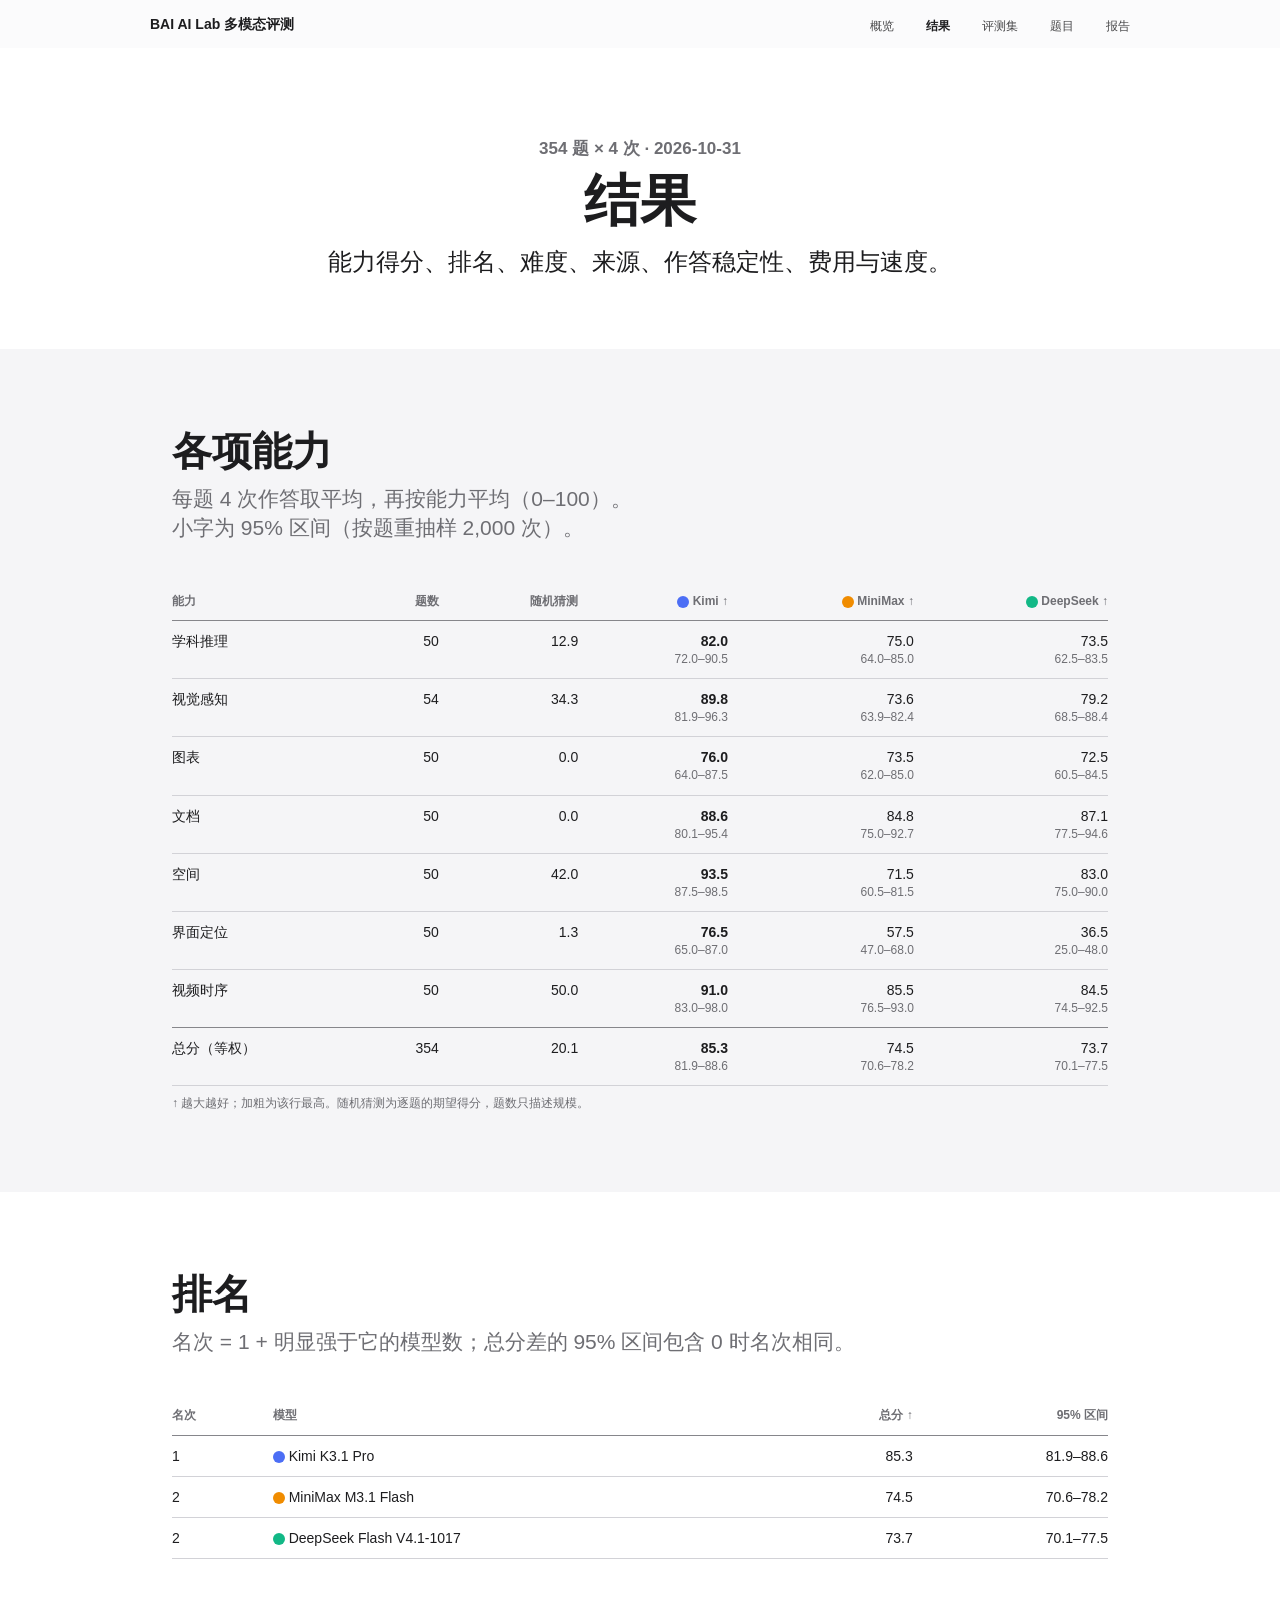
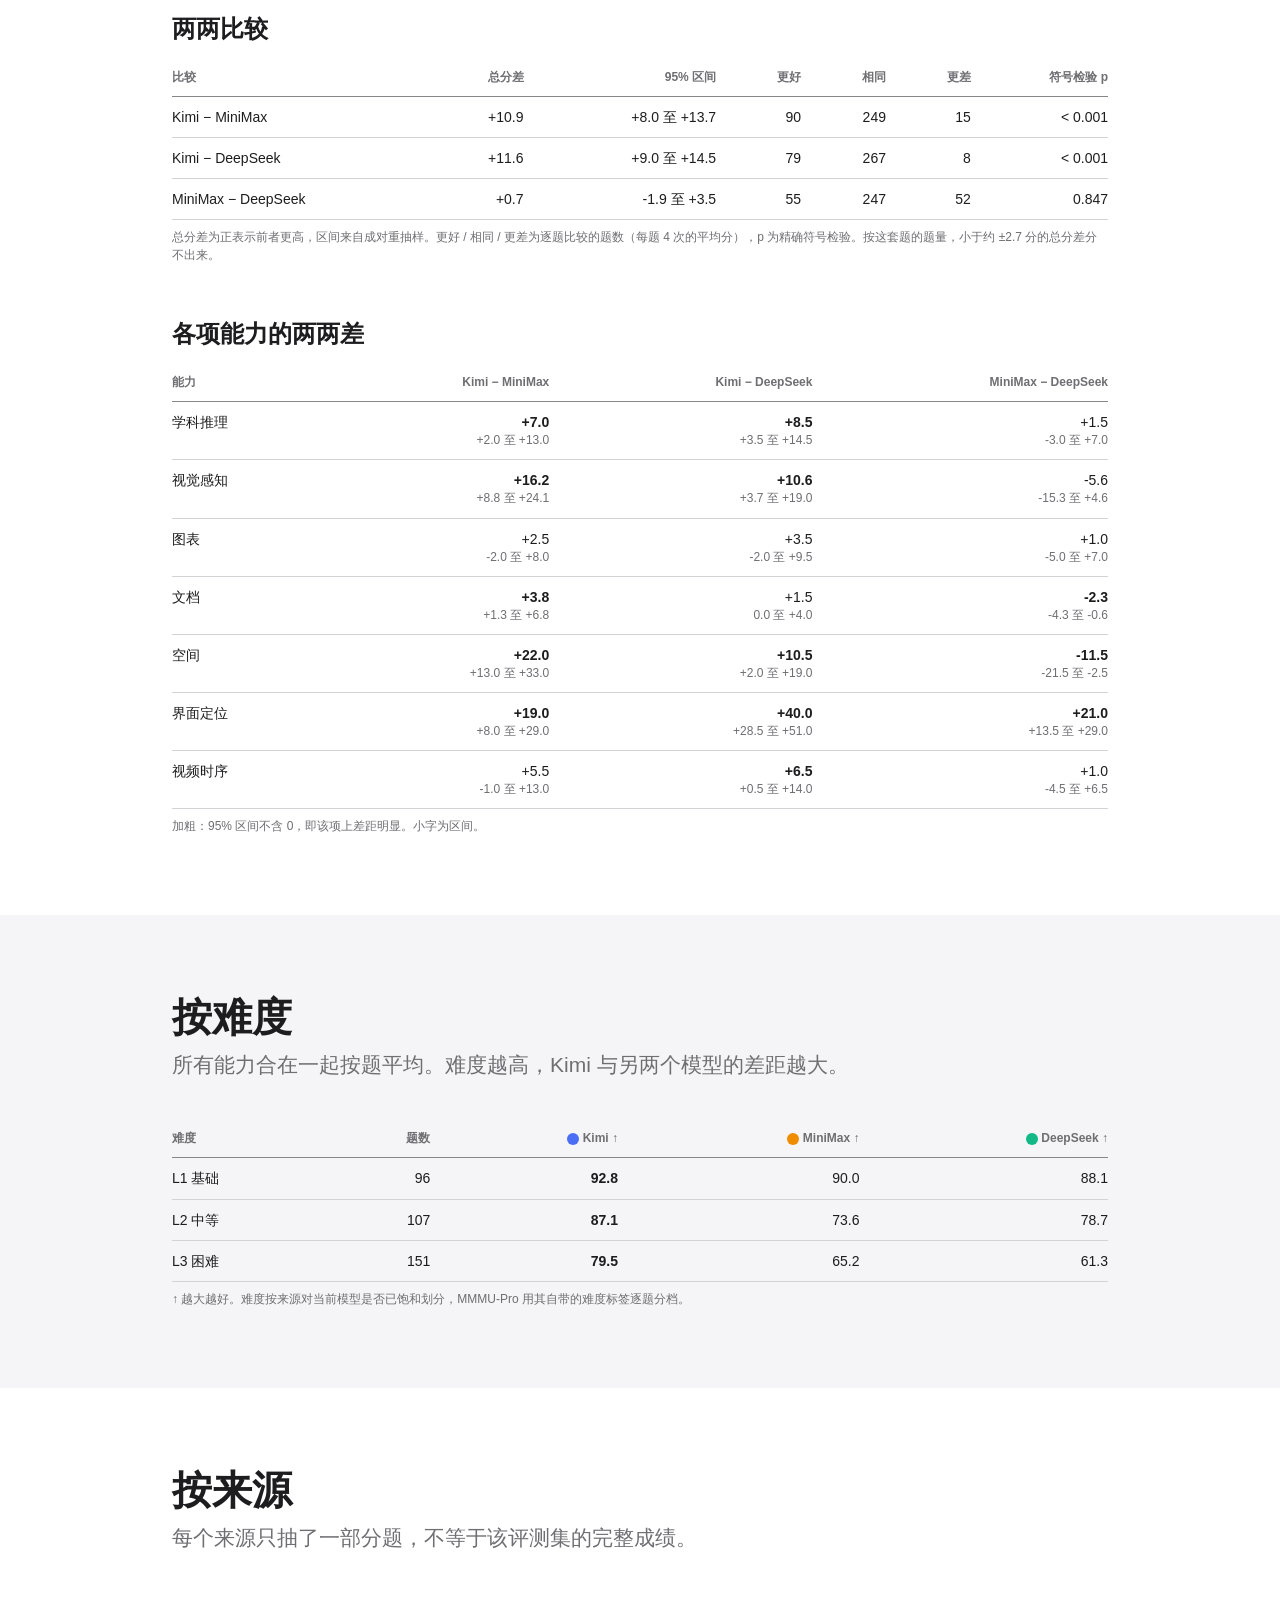
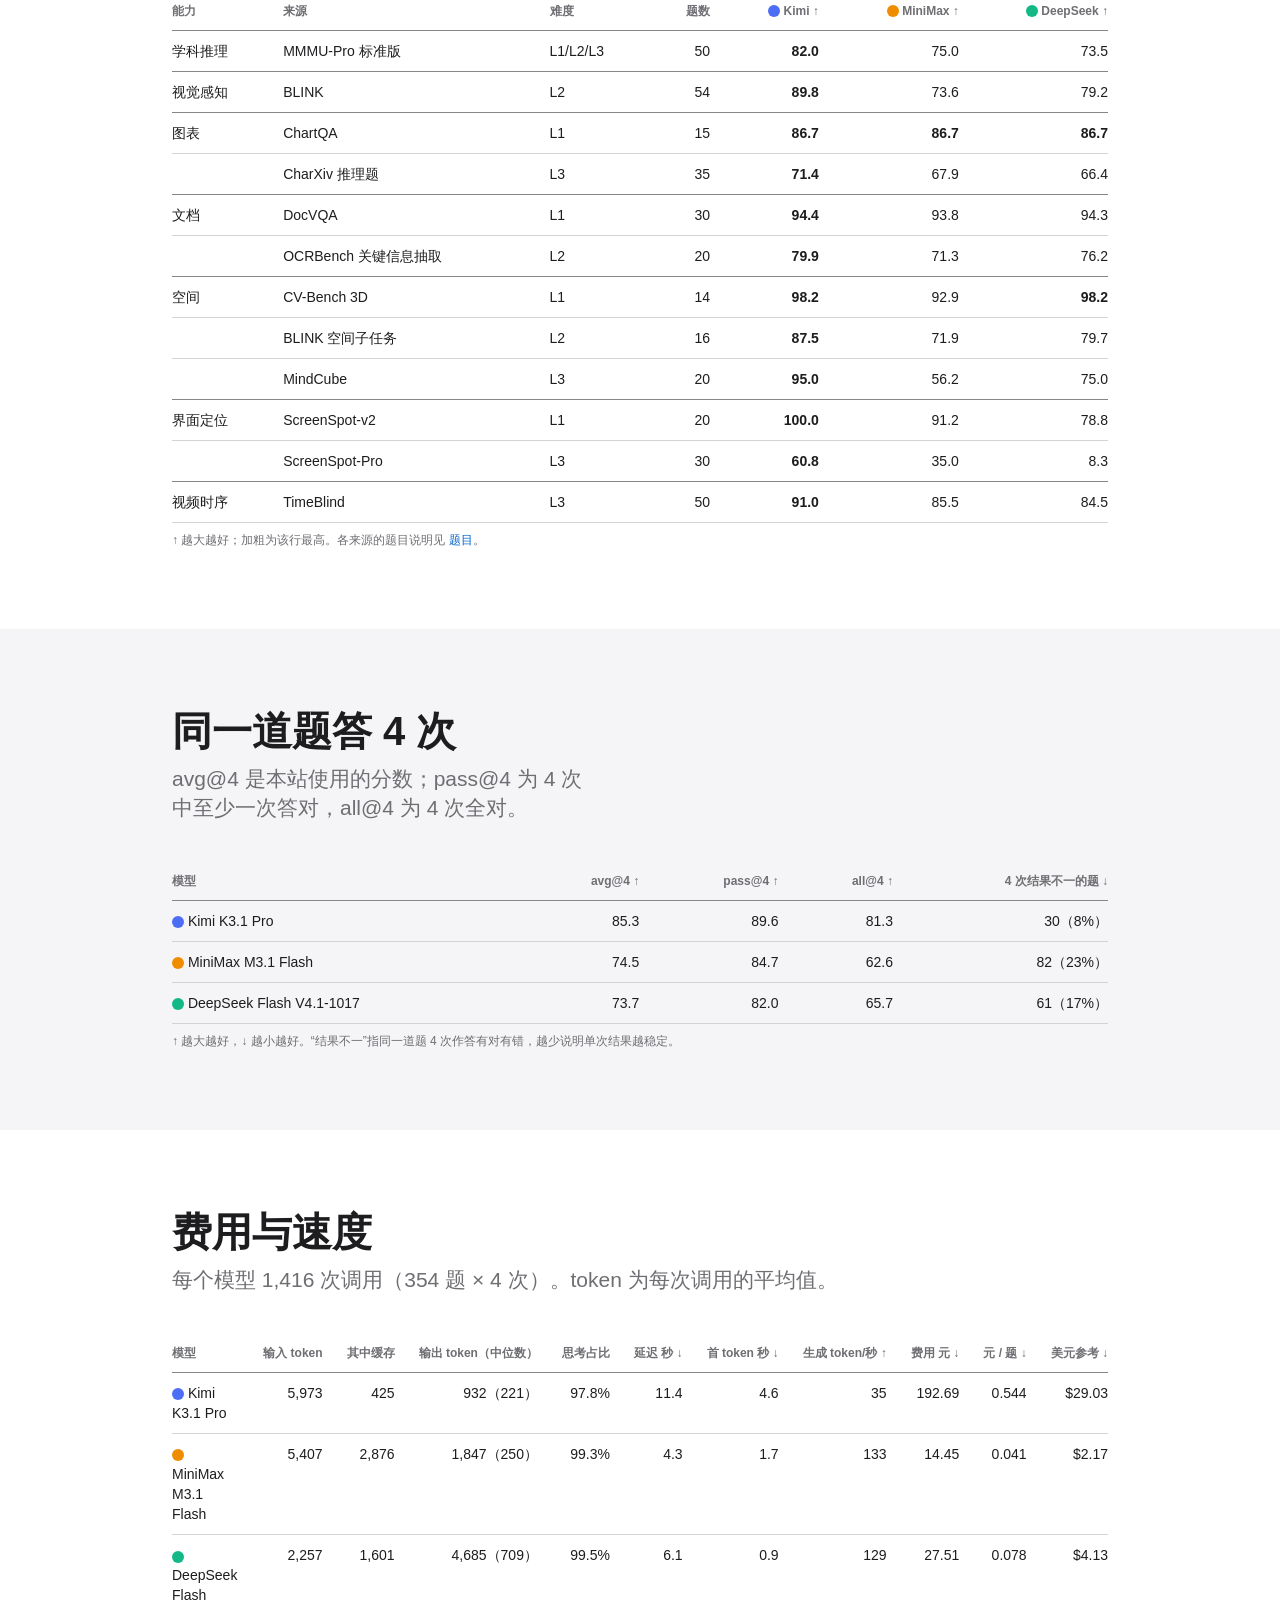
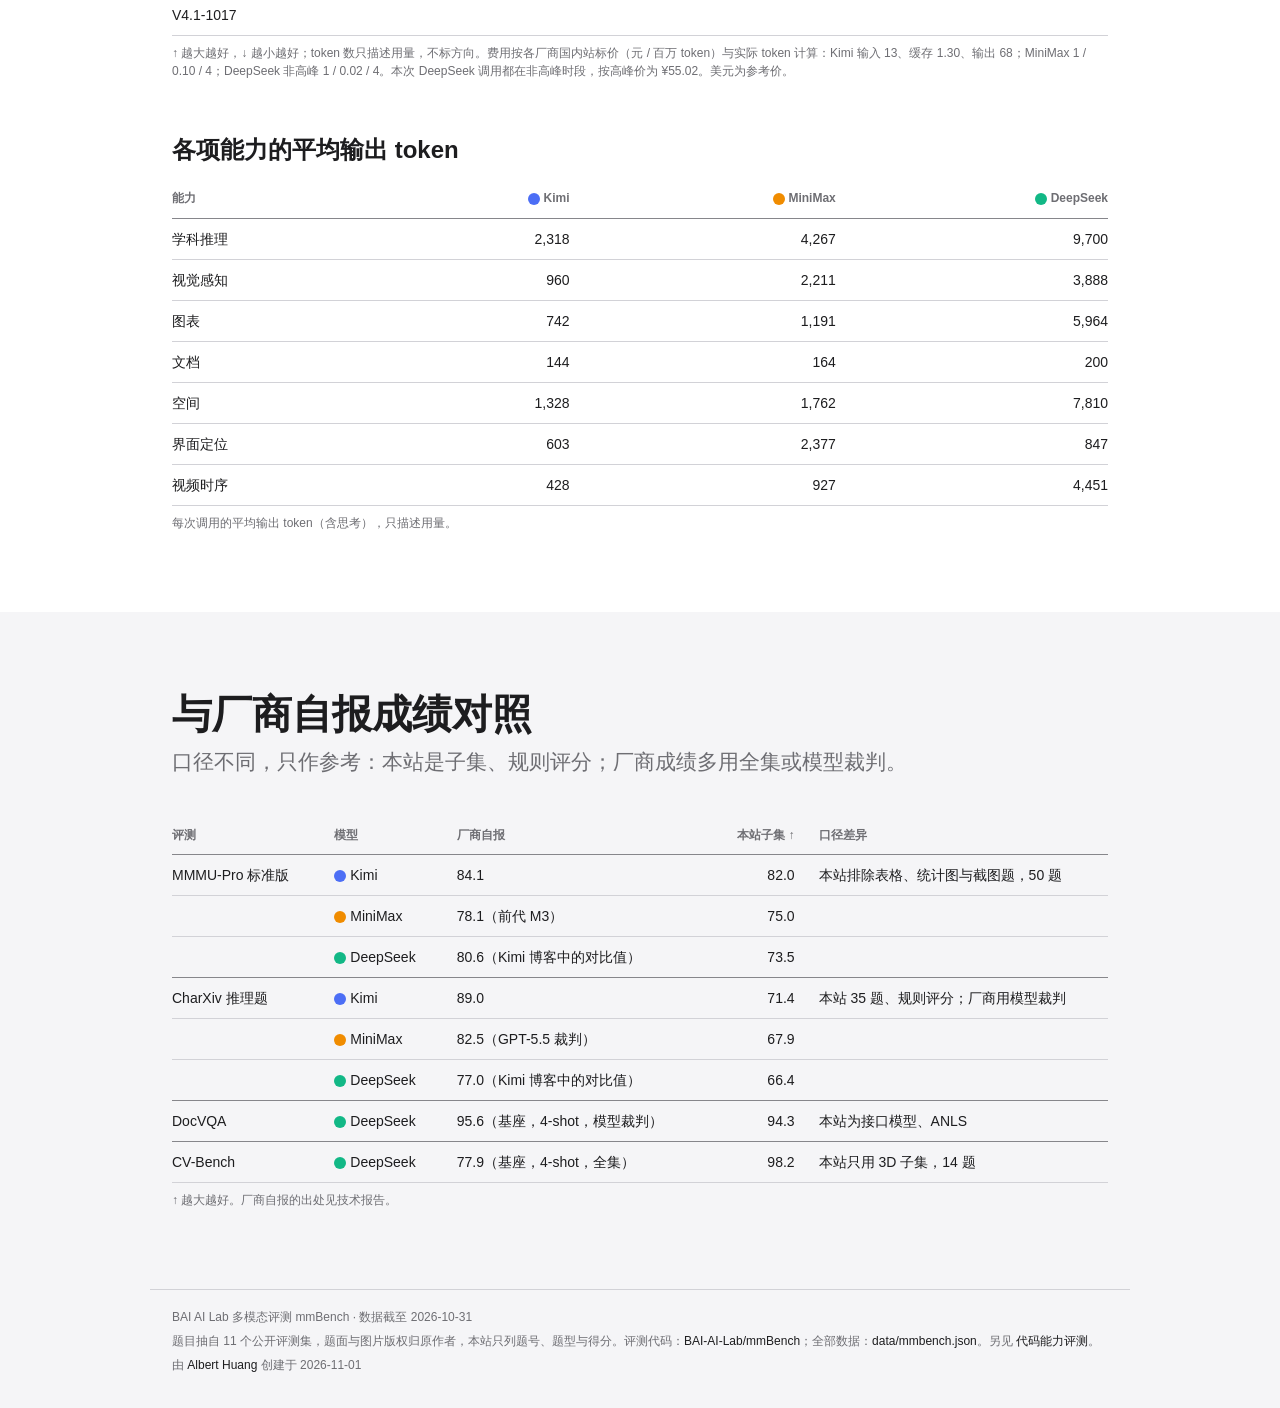
<file: docs/results.html>
<!doctype html>
<html lang="zh-CN">
<head>
<meta charset="utf-8">
<meta name="viewport" content="width=device-width, initial-scale=1">
<title>结果 · 多模态评测</title>
<meta name="description" content="mmBench 评测结果：能力得分、排名、难度、来源、稳定性、费用与速度">
<link rel="icon" href="assets/icon.svg" type="image/svg+xml">
<link rel="stylesheet" href="assets/style.css">
</head>
<body>
<nav class="nav"><div class="nav-in"><a class="brand" href="index.html"><span class="hide-sm">BAI AI Lab </span>多模态评测</a><ul><li><a href="index.html">概览</a></li><li><a href="results.html" aria-current=page>结果</a></li><li><a href="bench.html">评测集</a></li><li><a href="questions.html">题目</a></li><li><a href="report-2026-10-31.pdf">报告</a></li></ul></div></nav>
<main>
<section class="hero"><div class="wrap">
<p class="eyebrow">354 题 × 4 次 · 2026-10-31</p>
<h1>结果</h1>
<p class="lead">能力得分、排名、难度、来源、作答稳定性、费用与速度。</p>
</div></section>
<section class="section alt" id="profile"><div class="wrap">
<h2>各项能力</h2>
<p class="sub">每题 4 次作答取平均，再按能力平均（0–100）。小字为 95% 区间（按题重抽样 2,000 次）。</p>
<div class="tw"><table><thead><tr><th>能力</th><th class="n">题数</th><th class="n">随机猜测</th><th class="n"><span class="dot kimi"></span> Kimi ↑</th><th class="n"><span class="dot minimax"></span> MiniMax ↑</th><th class="n"><span class="dot deepseek"></span> DeepSeek ↑</th></tr></thead><tbody><tr><td>学科推理</td><td class="n">50</td><td class="n">12.9</td><td class="n best">82.0<span class="ci">72.0–90.5</span></td><td class="n">75.0<span class="ci">64.0–85.0</span></td><td class="n">73.5<span class="ci">62.5–83.5</span></td></tr><tr><td>视觉感知</td><td class="n">54</td><td class="n">34.3</td><td class="n best">89.8<span class="ci">81.9–96.3</span></td><td class="n">73.6<span class="ci">63.9–82.4</span></td><td class="n">79.2<span class="ci">68.5–88.4</span></td></tr><tr><td>图表</td><td class="n">50</td><td class="n">0.0</td><td class="n best">76.0<span class="ci">64.0–87.5</span></td><td class="n">73.5<span class="ci">62.0–85.0</span></td><td class="n">72.5<span class="ci">60.5–84.5</span></td></tr><tr><td>文档</td><td class="n">50</td><td class="n">0.0</td><td class="n best">88.6<span class="ci">80.1–95.4</span></td><td class="n">84.8<span class="ci">75.0–92.7</span></td><td class="n">87.1<span class="ci">77.5–94.6</span></td></tr><tr><td>空间</td><td class="n">50</td><td class="n">42.0</td><td class="n best">93.5<span class="ci">87.5–98.5</span></td><td class="n">71.5<span class="ci">60.5–81.5</span></td><td class="n">83.0<span class="ci">75.0–90.0</span></td></tr><tr><td>界面定位</td><td class="n">50</td><td class="n">1.3</td><td class="n best">76.5<span class="ci">65.0–87.0</span></td><td class="n">57.5<span class="ci">47.0–68.0</span></td><td class="n">36.5<span class="ci">25.0–48.0</span></td></tr><tr class=grp><td>视频时序</td><td class="n">50</td><td class="n">50.0</td><td class="n best">91.0<span class="ci">83.0–98.0</span></td><td class="n">85.5<span class="ci">76.5–93.0</span></td><td class="n">84.5<span class="ci">74.5–92.5</span></td></tr><tr><td>总分（等权）</td><td class="n">354</td><td class="n">20.1</td><td class="n best">85.3<span class="ci">81.9–88.6</span></td><td class="n">74.5<span class="ci">70.6–78.2</span></td><td class="n">73.7<span class="ci">70.1–77.5</span></td></tr></tbody></table></div>
<p class="note">↑ 越大越好；加粗为该行最高。随机猜测为逐题的期望得分，题数只描述规模。</p>
</div></section>
<section class="section" id="rank"><div class="wrap">
<h2>排名</h2>
<p class="sub">名次 = 1 + 明显强于它的模型数；总分差的 95% 区间包含 0 时名次相同。</p>
<div class="tw"><table><thead><tr><th>名次</th><th>模型</th><th class="n">总分 ↑</th><th class="n">95% 区间</th></tr></thead><tbody><tr><td>1</td><td><span class="dot kimi"></span> Kimi K3.1 Pro</td><td class="n">85.3</td><td class="n">81.9–88.6</td></tr><tr><td>2</td><td><span class="dot minimax"></span> MiniMax M3.1 Flash</td><td class="n">74.5</td><td class="n">70.6–78.2</td></tr><tr><td>2</td><td><span class="dot deepseek"></span> DeepSeek Flash V4.1-1017</td><td class="n">73.7</td><td class="n">70.1–77.5</td></tr></tbody></table></div>
<h3>两两比较</h3>
<div class="tw"><table><thead><tr><th>比较</th><th class="n">总分差</th><th class="n">95% 区间</th><th class="n">更好</th><th class="n">相同</th><th class="n">更差</th><th class="n">符号检验 p</th></tr></thead><tbody><tr><td>Kimi − MiniMax</td><td class="n">+10.9</td><td class="n">+8.0 至 +13.7</td><td class="n">90</td><td class="n">249</td><td class="n">15</td><td class="n">&lt; 0.001</td></tr><tr><td>Kimi − DeepSeek</td><td class="n">+11.6</td><td class="n">+9.0 至 +14.5</td><td class="n">79</td><td class="n">267</td><td class="n">8</td><td class="n">&lt; 0.001</td></tr><tr><td>MiniMax − DeepSeek</td><td class="n">+0.7</td><td class="n">-1.9 至 +3.5</td><td class="n">55</td><td class="n">247</td><td class="n">52</td><td class="n">0.847</td></tr></tbody></table></div>
<p class="note">总分差为正表示前者更高，区间来自成对重抽样。更好 / 相同 / 更差为逐题比较的题数（每题 4 次的平均分），p 为精确符号检验。按这套题的题量，小于约 ±2.7 分的总分差分不出来。</p>
<h3>各项能力的两两差</h3>
<div class="tw"><table><thead><tr><th>能力</th><th class="n">Kimi − MiniMax</th><th class="n">Kimi − DeepSeek</th><th class="n">MiniMax − DeepSeek</th></tr></thead><tbody><tr><td>学科推理</td><td class="n best">+7.0<span class="ci">+2.0 至 +13.0</span></td><td class="n best">+8.5<span class="ci">+3.5 至 +14.5</span></td><td class="n">+1.5<span class="ci">-3.0 至 +7.0</span></td></tr><tr><td>视觉感知</td><td class="n best">+16.2<span class="ci">+8.8 至 +24.1</span></td><td class="n best">+10.6<span class="ci">+3.7 至 +19.0</span></td><td class="n">-5.6<span class="ci">-15.3 至 +4.6</span></td></tr><tr><td>图表</td><td class="n">+2.5<span class="ci">-2.0 至 +8.0</span></td><td class="n">+3.5<span class="ci">-2.0 至 +9.5</span></td><td class="n">+1.0<span class="ci">-5.0 至 +7.0</span></td></tr><tr><td>文档</td><td class="n best">+3.8<span class="ci">+1.3 至 +6.8</span></td><td class="n">+1.5<span class="ci">0.0 至 +4.0</span></td><td class="n best">-2.3<span class="ci">-4.3 至 -0.6</span></td></tr><tr><td>空间</td><td class="n best">+22.0<span class="ci">+13.0 至 +33.0</span></td><td class="n best">+10.5<span class="ci">+2.0 至 +19.0</span></td><td class="n best">-11.5<span class="ci">-21.5 至 -2.5</span></td></tr><tr><td>界面定位</td><td class="n best">+19.0<span class="ci">+8.0 至 +29.0</span></td><td class="n best">+40.0<span class="ci">+28.5 至 +51.0</span></td><td class="n best">+21.0<span class="ci">+13.5 至 +29.0</span></td></tr><tr><td>视频时序</td><td class="n">+5.5<span class="ci">-1.0 至 +13.0</span></td><td class="n best">+6.5<span class="ci">+0.5 至 +14.0</span></td><td class="n">+1.0<span class="ci">-4.5 至 +6.5</span></td></tr></tbody></table></div>
<p class="note">加粗：95% 区间不含 0，即该项上差距明显。小字为区间。</p>
</div></section>
<section class="section alt" id="tier"><div class="wrap">
<h2>按难度</h2>
<p class="sub">所有能力合在一起按题平均。难度越高，Kimi 与另两个模型的差距越大。</p>
<div class="tw"><table><thead><tr><th>难度</th><th class="n">题数</th><th class="n"><span class="dot kimi"></span> Kimi ↑</th><th class="n"><span class="dot minimax"></span> MiniMax ↑</th><th class="n"><span class="dot deepseek"></span> DeepSeek ↑</th></tr></thead><tbody><tr><td>L1 基础</td><td class="n">96</td><td class="n best">92.8</td><td class="n">90.0</td><td class="n">88.1</td></tr><tr><td>L2 中等</td><td class="n">107</td><td class="n best">87.1</td><td class="n">73.6</td><td class="n">78.7</td></tr><tr><td>L3 困难</td><td class="n">151</td><td class="n best">79.5</td><td class="n">65.2</td><td class="n">61.3</td></tr></tbody></table></div>
<p class="note">↑ 越大越好。难度按来源对当前模型是否已饱和划分，MMMU-Pro 用其自带的难度标签逐题分档。</p>
</div></section>
<section class="section" id="source"><div class="wrap">
<h2>按来源</h2>
<p class="sub">每个来源只抽了一部分题，不等于该评测集的完整成绩。</p>
<div class="tw"><table><thead><tr><th>能力</th><th>来源</th><th>难度</th><th class="n">题数</th><th class="n"><span class="dot kimi"></span> Kimi ↑</th><th class="n"><span class="dot minimax"></span> MiniMax ↑</th><th class="n"><span class="dot deepseek"></span> DeepSeek ↑</th></tr></thead><tbody><tr class=grp><td>学科推理</td><td>MMMU-Pro 标准版</td><td>L1/L2/L3</td><td class="n">50</td><td class="n best">82.0</td><td class="n">75.0</td><td class="n">73.5</td></tr><tr class=grp><td>视觉感知</td><td>BLINK</td><td>L2</td><td class="n">54</td><td class="n best">89.8</td><td class="n">73.6</td><td class="n">79.2</td></tr><tr><td>图表</td><td>ChartQA</td><td>L1</td><td class="n">15</td><td class="n best">86.7</td><td class="n best">86.7</td><td class="n best">86.7</td></tr><tr class=grp><td></td><td>CharXiv 推理题</td><td>L3</td><td class="n">35</td><td class="n best">71.4</td><td class="n">67.9</td><td class="n">66.4</td></tr><tr><td>文档</td><td>DocVQA</td><td>L1</td><td class="n">30</td><td class="n best">94.4</td><td class="n">93.8</td><td class="n">94.3</td></tr><tr class=grp><td></td><td>OCRBench 关键信息抽取</td><td>L2</td><td class="n">20</td><td class="n best">79.9</td><td class="n">71.3</td><td class="n">76.2</td></tr><tr><td>空间</td><td>CV-Bench 3D</td><td>L1</td><td class="n">14</td><td class="n best">98.2</td><td class="n">92.9</td><td class="n best">98.2</td></tr><tr><td></td><td>BLINK 空间子任务</td><td>L2</td><td class="n">16</td><td class="n best">87.5</td><td class="n">71.9</td><td class="n">79.7</td></tr><tr class=grp><td></td><td>MindCube</td><td>L3</td><td class="n">20</td><td class="n best">95.0</td><td class="n">56.2</td><td class="n">75.0</td></tr><tr><td>界面定位</td><td>ScreenSpot-v2</td><td>L1</td><td class="n">20</td><td class="n best">100.0</td><td class="n">91.2</td><td class="n">78.8</td></tr><tr class=grp><td></td><td>ScreenSpot-Pro</td><td>L3</td><td class="n">30</td><td class="n best">60.8</td><td class="n">35.0</td><td class="n">8.3</td></tr><tr><td>视频时序</td><td>TimeBlind</td><td>L3</td><td class="n">50</td><td class="n best">91.0</td><td class="n">85.5</td><td class="n">84.5</td></tr></tbody></table></div>
<p class="note">↑ 越大越好；加粗为该行最高。各来源的题目说明见 <a href="questions.html">题目</a>。</p>
</div></section>
<section class="section alt" id="sampling"><div class="wrap">
<h2>同一道题答 4 次</h2>
<p class="sub">avg@4 是本站使用的分数；pass@4 为 4 次中至少一次答对，all@4 为 4 次全对。</p>
<div class="tw"><table><thead><tr><th>模型</th><th class="n">avg@4 ↑</th><th class="n">pass@4 ↑</th><th class="n">all@4 ↑</th><th class="n">4 次结果不一的题 ↓</th></tr></thead><tbody><tr><td><span class="dot kimi"></span> Kimi K3.1 Pro</td><td class="n">85.3</td><td class="n">89.6</td><td class="n">81.3</td><td class="n">30（8%）</td></tr><tr><td><span class="dot minimax"></span> MiniMax M3.1 Flash</td><td class="n">74.5</td><td class="n">84.7</td><td class="n">62.6</td><td class="n">82（23%）</td></tr><tr><td><span class="dot deepseek"></span> DeepSeek Flash V4.1-1017</td><td class="n">73.7</td><td class="n">82.0</td><td class="n">65.7</td><td class="n">61（17%）</td></tr></tbody></table></div>
<p class="note">↑ 越大越好，↓ 越小越好。“结果不一”指同一道题 4 次作答有对有错，越少说明单次结果越稳定。</p>
</div></section>
<section class="section" id="cost"><div class="wrap">
<h2>费用与速度</h2>
<p class="sub">每个模型 1,416 次调用（354 题 × 4 次）。token 为每次调用的平均值。</p>
<div class="tw"><table><thead><tr><th>模型</th><th class="n">输入 token</th><th class="n">其中缓存</th><th class="n">输出 token（中位数）</th><th class="n">思考占比</th><th class="n">延迟 秒 ↓</th><th class="n">首 token 秒 ↓</th><th class="n">生成 token/秒 ↑</th><th class="n">费用 元 ↓</th><th class="n">元 / 题 ↓</th><th class="n">美元参考 ↓</th></tr></thead><tbody><tr><td><span class="dot kimi"></span> Kimi K3.1 Pro</td><td class="n">5,973</td><td class="n">425</td><td class="n">932（221）</td><td class="n">97.8%</td><td class="n">11.4</td><td class="n">4.6</td><td class="n">35</td><td class="n">192.69</td><td class="n">0.544</td><td class="n">$29.03</td></tr><tr><td><span class="dot minimax"></span> MiniMax M3.1 Flash</td><td class="n">5,407</td><td class="n">2,876</td><td class="n">1,847（250）</td><td class="n">99.3%</td><td class="n">4.3</td><td class="n">1.7</td><td class="n">133</td><td class="n">14.45</td><td class="n">0.041</td><td class="n">$2.17</td></tr><tr><td><span class="dot deepseek"></span> DeepSeek Flash V4.1-1017</td><td class="n">2,257</td><td class="n">1,601</td><td class="n">4,685（709）</td><td class="n">99.5%</td><td class="n">6.1</td><td class="n">0.9</td><td class="n">129</td><td class="n">27.51</td><td class="n">0.078</td><td class="n">$4.13</td></tr></tbody></table></div>
<p class="note">↑ 越大越好，↓ 越小越好；token 数只描述用量，不标方向。费用按各厂商国内站标价（元 / 百万 token）与实际 token 计算：Kimi 输入 13、缓存 1.30、输出 68；MiniMax 1 / 0.10 / 4；DeepSeek 非高峰 1 / 0.02 / 4。本次 DeepSeek 调用都在非高峰时段，按高峰价为 ¥55.02。美元为参考价。</p>
<h3>各项能力的平均输出 token</h3>
<div class="tw"><table><thead><tr><th>能力</th><th class="n"><span class="dot kimi"></span> Kimi</th><th class="n"><span class="dot minimax"></span> MiniMax</th><th class="n"><span class="dot deepseek"></span> DeepSeek</th></tr></thead><tbody><tr><td>学科推理</td><td class="n">2,318</td><td class="n">4,267</td><td class="n">9,700</td></tr><tr><td>视觉感知</td><td class="n">960</td><td class="n">2,211</td><td class="n">3,888</td></tr><tr><td>图表</td><td class="n">742</td><td class="n">1,191</td><td class="n">5,964</td></tr><tr><td>文档</td><td class="n">144</td><td class="n">164</td><td class="n">200</td></tr><tr><td>空间</td><td class="n">1,328</td><td class="n">1,762</td><td class="n">7,810</td></tr><tr><td>界面定位</td><td class="n">603</td><td class="n">2,377</td><td class="n">847</td></tr><tr><td>视频时序</td><td class="n">428</td><td class="n">927</td><td class="n">4,451</td></tr></tbody></table></div>
<p class="note">每次调用的平均输出 token（含思考），只描述用量。</p>
</div></section>
<section class="section alt" id="official"><div class="wrap">
<h2>与厂商自报成绩对照</h2>
<p class="sub">口径不同，只作参考：本站是子集、规则评分；厂商成绩多用全集或模型裁判。</p>
<div class="tw"><table><thead><tr><th>评测</th><th>模型</th><th>厂商自报</th><th class="n">本站子集 ↑</th><th>口径差异</th></tr></thead><tbody><tr><td>MMMU-Pro 标准版</td><td><span class="dot kimi"></span> Kimi</td><td>84.1</td><td class="n">82.0</td><td class="sec">本站排除表格、统计图与截图题，50 题</td></tr><tr><td></td><td><span class="dot minimax"></span> MiniMax</td><td>78.1（前代 M3）</td><td class="n">75.0</td><td class="sec"></td></tr><tr class=grp><td></td><td><span class="dot deepseek"></span> DeepSeek</td><td>80.6（Kimi 博客中的对比值）</td><td class="n">73.5</td><td class="sec"></td></tr><tr><td>CharXiv 推理题</td><td><span class="dot kimi"></span> Kimi</td><td>89.0</td><td class="n">71.4</td><td class="sec">本站 35 题、规则评分；厂商用模型裁判</td></tr><tr><td></td><td><span class="dot minimax"></span> MiniMax</td><td>82.5（GPT-5.5 裁判）</td><td class="n">67.9</td><td class="sec"></td></tr><tr class=grp><td></td><td><span class="dot deepseek"></span> DeepSeek</td><td>77.0（Kimi 博客中的对比值）</td><td class="n">66.4</td><td class="sec"></td></tr><tr class=grp><td>DocVQA</td><td><span class="dot deepseek"></span> DeepSeek</td><td>95.6（基座，4-shot，模型裁判）</td><td class="n">94.3</td><td class="sec">本站为接口模型、ANLS</td></tr><tr><td>CV-Bench</td><td><span class="dot deepseek"></span> DeepSeek</td><td>77.9（基座，4-shot，全集）</td><td class="n">98.2</td><td class="sec">本站只用 3D 子集，14 题</td></tr></tbody></table></div>
<p class="note">↑ 越大越好。厂商自报的出处见技术报告。</p>
</div></section>
</main>
<footer><div class="wrap">
<p>BAI AI Lab 多模态评测 mmBench · 数据截至 2026-10-31</p>
<p>题目抽自 11 个公开评测集，题面与图片版权归原作者，本站只列题号、题型与得分。评测代码：<a href="https://github.com/BAI-AI-Lab/mmBench">BAI-AI-Lab/mmBench</a>；全部数据：<a href="data/mmbench.json">data/mmbench.json</a>。另见 <a href="https://bai-ai-lab.github.io/coding-eval/">代码能力评测</a>。</p>
<p>由 <a href="https://alberthx86.github.io/" target="_blank" rel="noopener">Albert Huang</a> 创建于 2026-11-01</p>
</div></footer>
<script src="assets/app.js"></script>
</body>
</html>
</file>
<file: docs/assets/style.css>
/* mmBench results site. Apple-style tokens (apple.com): text #1d1d1f / #6e6e73 / #86868b, fills #f5f5f7 / #e8e8ed, hairline #d2d2d7,
   links #0066cc, buttons #0071e3, pill radius 980px, 48px translucent nav, 18px card radius. */
:root {
  --bg: #fff;
  --bg-alt: #f5f5f7;
  --card: #fff;
  --text: #1d1d1f;
  --text-2: #6e6e73;
  --text-3: #86868b;
  --hairline: #d2d2d7;
  --fill: #e8e8ed;
  --seg-on: #fff;
  --link: #0066cc;
  --blue: #0071e3;
  --blue-hover: #0077ed;
  --ok: #008009;
  --bad: #e30000;
  --kimi: #4c6ef5;
  --deepseek: #12b886;
  --minimax: #f08c00;
  --nav: rgba(250, 250, 252, 0.8);
  --code-bg: #f5f5f7;
  --mono: "SF Mono", ui-monospace, Menlo, Consolas, "Liberation Mono", monospace;
  color-scheme: light dark;
}

@media (prefers-color-scheme: dark) {
  :root {
    --bg: #000;
    --bg-alt: #161617;
    --card: #1d1d1f;
    --text: #f5f5f7;
    --text-2: #a1a1a6;
    --text-3: #86868b;
    --hairline: #424245;
    --fill: #333336;
    --seg-on: #636366;
    --link: #2997ff;
    --ok: #30d158;
    --bad: #ff453a;
    --nav: rgba(22, 22, 23, 0.8);
    --code-bg: #1d1d1f;
  }
}

* { box-sizing: border-box; }

html { -webkit-text-size-adjust: 100%; }

body {
  margin: 0;
  background: var(--bg);
  color: var(--text);
  font-family: -apple-system, BlinkMacSystemFont, "SF Pro Text", "SF Pro SC", "PingFang SC", "Hiragino Sans GB",
    "Microsoft YaHei", "Helvetica Neue", Helvetica, Arial, sans-serif;
  font-size: 17px;
  line-height: 1.47059;
  -webkit-font-smoothing: antialiased;
  -moz-osx-font-smoothing: grayscale;
}

a { color: var(--link); text-decoration: none; }
a:hover { text-decoration: underline; }
code, .mono { font-family: var(--mono); font-size: 0.88em; }
sup { font-size: 0.7em; line-height: 0; }

/* nav */
.nav {
  position: sticky;
  top: 0;
  z-index: 10;
  height: 48px;
  background: var(--nav);
  -webkit-backdrop-filter: saturate(180%) blur(20px);
  backdrop-filter: saturate(180%) blur(20px);
}
.nav-in {
  max-width: 1024px;
  height: 100%;
  margin: 0 auto;
  padding: 0 22px;
  display: flex;
  align-items: center;
  justify-content: space-between;
}
.brand { color: var(--text); font-size: 14px; font-weight: 600; white-space: nowrap; }
.nav ul { display: flex; gap: 32px; margin: 0; padding: 0; list-style: none; }
.nav ul a { color: var(--text); font-size: 12px; opacity: 0.8; transition: opacity 0.24s cubic-bezier(0.4, 0, 0.6, 1); }
.nav ul a:hover { opacity: 1; text-decoration: none; }
.nav ul a[aria-current="page"] { opacity: 1; font-weight: 600; }

/* layout */
.wrap { max-width: 980px; margin: 0 auto; padding: 0 22px; }
.section { padding: 80px 0; }
.section.alt { background: var(--bg-alt); }
.section.tight { padding-top: 48px; }

h1, h2, h3 { font-weight: 600; margin: 0; text-wrap: balance; }
.hero .lead, .sub { text-wrap: balance; }
h2 { font-size: 40px; line-height: 1.1; margin-bottom: 12px; }
h3 { font-size: 24px; line-height: 1.17; margin: 56px 0 16px; }
h2 + h3 { margin-top: 32px; }
.sub { font-size: 21px; line-height: 1.38; color: var(--text-2); margin: 0 0 40px; max-width: 760px; }
p { margin: 0 0 16px; }

/* hero */
.hero { text-align: center; padding: 88px 0 72px; }
.eyebrow { font-size: 17px; font-weight: 600; color: var(--text-2); margin: 0 0 10px; }
.hero h1 { font-size: 56px; line-height: 1.07143; letter-spacing: -0.005em; }
.hero .lead { font-size: 24px; line-height: 1.25; margin: 16px auto 0; max-width: 760px; }
.ctas { display: flex; flex-wrap: wrap; gap: 16px 32px; justify-content: center; align-items: center; margin-top: 32px; }
.btn {
  display: inline-block;
  background: var(--blue);
  color: #fff;
  border-radius: 980px;
  padding: 10px 22px;
  font-size: 17px;
  line-height: 1.2;
}
.btn:hover { background: var(--blue-hover); text-decoration: none; }
.more::after { content: " ›"; }

/* model comparison */
.compare { display: grid; grid-template-columns: repeat(3, minmax(0, 1fr)); gap: 32px; text-align: center; }
.dot { display: inline-block; width: 12px; height: 12px; border-radius: 50%; vertical-align: middle; }
.dot.kimi, .kimi-bg { background: var(--kimi); }
.dot.deepseek, .deepseek-bg { background: var(--deepseek); }
.dot.minimax, .minimax-bg { background: var(--minimax); }
.model h3 { margin: 12px 0 4px; font-size: 24px; overflow-wrap: anywhere; }
.model .id { font-family: var(--mono); font-size: 12px; color: var(--text-2); }
.big { font-size: 56px; font-weight: 600; line-height: 1.07; margin: 28px 0 4px; font-variant-numeric: tabular-nums; }
.cap { font-size: 14px; color: var(--text-2); }
.specs { list-style: none; margin: 28px 0 0; padding: 0; border-top: 1px solid var(--hairline); }
/* rows line up across the three columns: each column is a subgrid spanning --rows rows */
@supports (grid-template-rows: subgrid) {
  .compare { grid-template-rows: repeat(var(--rows, 9), auto); }
  .compare .model { display: grid; grid-row: span var(--rows, 9); grid-template-rows: subgrid; row-gap: 0; }
  .compare .specs { display: contents; }
  .compare .specs li:first-child { border-top: 1px solid var(--hairline); margin-top: 28px; }
}
.specs li { padding: 16px 0; border-bottom: 1px solid var(--hairline); }
.specs b { display: block; font-size: 24px; font-weight: 600; line-height: 1.2; font-variant-numeric: tabular-nums; }
.specs span { font-size: 14px; color: var(--text-2); }
.specs .t { display: block; font-size: 14px; line-height: 1.43; color: var(--text); margin-bottom: 2px; }
.short { display: none; }

/* cards */
.tiles { display: grid; grid-template-columns: repeat(2, minmax(0, 1fr)); gap: 20px; }
.card { background: var(--bg-alt); border-radius: 18px; padding: 32px 30px; }
.alt .card { background: var(--card); }
.card.wide { grid-column: 1 / -1; }
.card .k { font-size: 14px; font-weight: 600; color: var(--text-2); margin: 0 0 6px; }
.card .v { font-size: 40px; font-weight: 600; line-height: 1.1; margin: 0 0 12px; font-variant-numeric: tabular-nums; }
.card p:last-child { margin-bottom: 0; }
.card h4 { font-size: 19px; margin: 0 0 8px; }
a.card { display: block; color: var(--text); transition: transform 0.3s cubic-bezier(0, 0, 0.5, 1); }
a.card:hover { text-decoration: none; transform: scale(1.01); }

.steps { counter-reset: step; display: grid; grid-template-columns: repeat(auto-fit, minmax(170px, 1fr)); gap: 16px; }
.steps .card { padding: 24px 22px; }
.steps .card::before {
  counter-increment: step;
  content: counter(step);
  display: inline-flex;
  align-items: center;
  justify-content: center;
  width: 28px;
  height: 28px;
  border-radius: 50%;
  background: var(--text);
  color: var(--bg);
  font-size: 14px;
  font-weight: 600;
  margin-bottom: 12px;
}
.steps h4 { font-size: 17px; margin: 0 0 6px; }
.steps p { font-size: 14px; color: var(--text-2); margin: 0; }

/* lists */
.list { margin: 0 0 16px; padding-left: 1.2em; }
.list li { margin: 0 0 10px; }

/* tables */
.tw { overflow-x: auto; -webkit-overflow-scrolling: touch; margin: 0 0 8px; }
table { width: 100%; border-collapse: collapse; font-size: 14px; line-height: 1.43; font-variant-numeric: tabular-nums; }
th, td { padding: 10px 12px; text-align: left; vertical-align: top; border-bottom: 1px solid var(--hairline); }
thead th { font-size: 12px; font-weight: 600; color: var(--text-2); border-bottom-color: var(--text-3); white-space: nowrap; vertical-align: bottom; }
th:first-child, td:first-child { padding-left: 0; }
th:last-child, td:last-child { padding-right: 0; }
.n { text-align: right; white-space: nowrap; }
.c { text-align: center; white-space: nowrap; }
.nw { white-space: nowrap; }
.best { font-weight: 600; }
.note { font-size: 12px; line-height: 1.5; color: var(--text-2); margin: 8px 0 0; }
td .sec { color: var(--text-2); font-size: 12px; }
tr.grp td { border-bottom-color: var(--text-3); }
tr.blk td { font-weight: 600; font-size: 12px; color: var(--text-2); padding-top: 18px; }
th.grp-h { border-bottom: 1px solid var(--hairline); }
h4.tcap { font-size: 17px; font-weight: 600; margin: 28px 0 8px; }

.ok { color: var(--ok); }
.bad { color: var(--bad); }
.pill { display: inline-block; font-size: 12px; line-height: 1.5; padding: 1px 9px; border-radius: 980px; background: var(--fill); color: var(--text-2); white-space: nowrap; }

/* segmented control */
.seg { display: inline-flex; flex-wrap: wrap; gap: 2px; padding: 2px; border-radius: 9px; background: var(--fill); }
.seg button {
  appearance: none;
  border: 0;
  border-radius: 7px;
  background: transparent;
  color: var(--text);
  font: inherit;
  font-size: 13px;
  padding: 5px 14px;
  cursor: pointer;
}
.seg button[aria-pressed="true"] { background: var(--seg-on); box-shadow: 0 1px 3px rgba(0, 0, 0, 0.12); font-weight: 600; }
.filters { display: flex; flex-wrap: wrap; gap: 12px; margin: 0 0 20px; }
#plist tbody tr { cursor: pointer; }
#plist tbody tr:hover td { background: var(--bg-alt); }
.alt #plist tbody tr:hover td { background: var(--card); }

.legend { display: flex; flex-wrap: wrap; justify-content: center; gap: 8px 24px; font-size: 14px; color: var(--text-2); margin: 0; padding: 0; list-style: none; }
.legend i { display: inline-block; width: 10px; height: 10px; border-radius: 3px; margin-right: 6px; background: var(--text-3); }
.legend i.faint { opacity: 0.3; }

/* problem page */
.crumb { font-size: 14px; color: var(--text-2); margin: 0 0 20px; }
.ptitle { font-size: 48px; line-height: 1.08; }
.meta { font-size: 17px; color: var(--text-2); margin: 12px 0 24px; }
.summary { font-size: 21px; line-height: 1.38; max-width: 760px; }
.verdict { font-size: 48px; font-weight: 600; line-height: 1; margin: 24px 0 8px; }
.compare.small .specs b { font-size: 19px; }
.codehead { display: flex; flex-wrap: wrap; align-items: center; justify-content: space-between; gap: 12px; margin: 0 0 16px; }
.copy { appearance: none; border: 0; background: none; color: var(--link); font: inherit; font-size: 14px; cursor: pointer; padding: 0; }
.code { background: var(--code-bg); border-radius: 12px; padding: 18px 20px; overflow-x: auto; font-family: var(--mono); font-size: 13px; line-height: 1.55; }
.code pre { margin: 0; font: inherit; }
.empty { background: var(--code-bg); border-radius: 12px; padding: 18px 20px; color: var(--text-2); font-size: 14px; }
[data-panel][hidden] { display: none; }
.pager { display: flex; justify-content: space-between; gap: 16px; font-size: 14px; padding: 0 0 56px; }

/* citations, references, command blocks */
.cite { font-size: 0.8em; color: var(--text-2); white-space: nowrap; }
.refs { margin: 0; padding-left: 1.6em; font-size: 14px; line-height: 1.5; }
.refs li { margin: 0 0 10px; overflow-wrap: anywhere; }
.refs li:target { background: var(--fill); border-radius: 6px; }
.cmd { position: relative; margin: 0 0 16px; }
.cmd .copy { position: absolute; top: 12px; right: 16px; font-size: 13px; }
.cmd pre.code { margin: 0; padding-right: 64px; }
.cmd code { font-size: inherit; }

/* footer */
footer { background: var(--bg-alt); color: var(--text-2); font-size: 12px; line-height: 1.5; }
footer .wrap { padding-top: 18px; padding-bottom: 28px; border-top: 1px solid var(--hairline); }
.section.alt + footer .wrap { border-top-color: var(--hairline); }
footer p { margin: 0 0 6px; }
footer a { color: var(--text); }

@media (max-width: 1068px) {
  .hero h1 { font-size: 48px; }
}

@media (max-width: 734px) {
  .wrap, .nav-in { padding-left: 16px; padding-right: 16px; }
  .nav ul { gap: 14px; }
  .section { padding: 56px 0; }
  .hero { padding: 56px 0 48px; }
  .hero h1 { font-size: 36px; line-height: 1.1; }
  .hero .lead { font-size: 19px; }
  h2 { font-size: 32px; }
  h3 { font-size: 21px; margin-top: 40px; }
  .sub { font-size: 17px; margin-bottom: 28px; }
  .compare { gap: 10px; }
  .model h3 { font-size: 15px; }
  .long { display: none; }
  .short { display: inline; }
  .model .id { display: none; }
  .big { font-size: 30px; margin-top: 16px; }
  .cap { font-size: 12px; }
  .specs b, .compare.small .specs b { font-size: 16px; }
  .specs span { font-size: 11px; }
  .specs .t { font-size: 12px; overflow-wrap: anywhere; }
  .verdict { font-size: 30px; }
  .tiles { grid-template-columns: 1fr; }
  .card { padding: 24px 20px; }
  .card .v { font-size: 32px; }
  .ptitle { font-size: 32px; }
  .summary { font-size: 17px; }
  .hide-sm { display: none; }
  table { font-size: 13px; }
  th, td { padding: 8px 8px; }
}

/* capability bars (HTML, so labels stay legible on phones) */
.bars { display: grid; grid-template-columns: repeat(2, minmax(0, 1fr)); gap: 32px 56px; }
.bgrp h4 { font-size: 17px; font-weight: 600; margin: 0 0 10px; display: flex; justify-content: space-between; align-items: baseline; }
.bgrp h4 span { font-size: 12px; font-weight: 400; color: var(--text-2); }
.brow { display: grid; grid-template-columns: 5.2em minmax(0, 1fr) 2.8em; align-items: center; gap: 10px; font-size: 13px; color: var(--text-2); margin: 7px 0; }
.track { position: relative; height: 10px; border-radius: 5px; background: var(--fill); }
.fill { position: absolute; left: 0; top: 0; bottom: 0; border-radius: 5px; }
.chance { position: absolute; top: -4px; bottom: -4px; width: 2px; margin-left: -1px; border-radius: 1px; background: var(--text); opacity: 0.35; }
.bval { text-align: right; color: var(--text); font-weight: 600; font-variant-numeric: tabular-nums; }
.bgrp.total { grid-column: 1 / -1; padding-bottom: 28px; border-bottom: 1px solid var(--hairline); }
.legend i.kimi-bg { background: var(--kimi); }
.legend i.minimax-bg { background: var(--minimax); }
.legend i.deepseek-bg { background: var(--deepseek); }
.bars + .note, .legend + .bars { margin-top: 28px; }
.legend .chance-key { display: inline-block; width: 2px; height: 12px; margin-right: 6px; vertical-align: -1px; background: var(--text); opacity: 0.35; }

/* four samples per model */
.s4 { display: inline-flex; gap: 3px; vertical-align: middle; }
.s4 i { width: 9px; height: 9px; border-radius: 50%; border: 1.5px solid var(--bad); }
.s4 i.y { background: var(--ok); border-color: var(--ok); }
.s4 i.p { background: linear-gradient(90deg, var(--ok) 50%, transparent 50%); border-color: var(--ok); }
.ci { display: block; font-size: 12px; color: var(--text-2); font-weight: 400; }
.count { font-size: 14px; color: var(--text-2); margin: 0 0 12px; }
#plist td { vertical-align: middle; padding-top: 7px; padding-bottom: 7px; }

/* model notes */
details.mnote { border-top: 1px solid var(--hairline); padding: 16px 0; }
details.mnote:last-of-type { border-bottom: 1px solid var(--hairline); }
details.mnote summary { cursor: pointer; font-size: 19px; font-weight: 600; list-style: none; }
details.mnote summary::-webkit-details-marker { display: none; }
details.mnote summary::after { content: "+"; float: right; font-weight: 400; color: var(--text-2); }
details.mnote[open] summary::after { content: "−"; }
details.mnote dl { display: grid; grid-template-columns: 7em minmax(0, 1fr); gap: 8px 16px; margin: 16px 0 0; font-size: 14px; }
details.mnote dt { color: var(--text-2); }
details.mnote dd { margin: 0; }

@media (max-width: 734px) {
  .bars { grid-template-columns: 1fr; gap: 24px; }
  .brow { grid-template-columns: 4.6em minmax(0, 1fr) 2.6em; gap: 8px; }
  details.mnote dl { grid-template-columns: 1fr; gap: 2px; }
  details.mnote dd { margin-bottom: 10px; }
}
</file>
